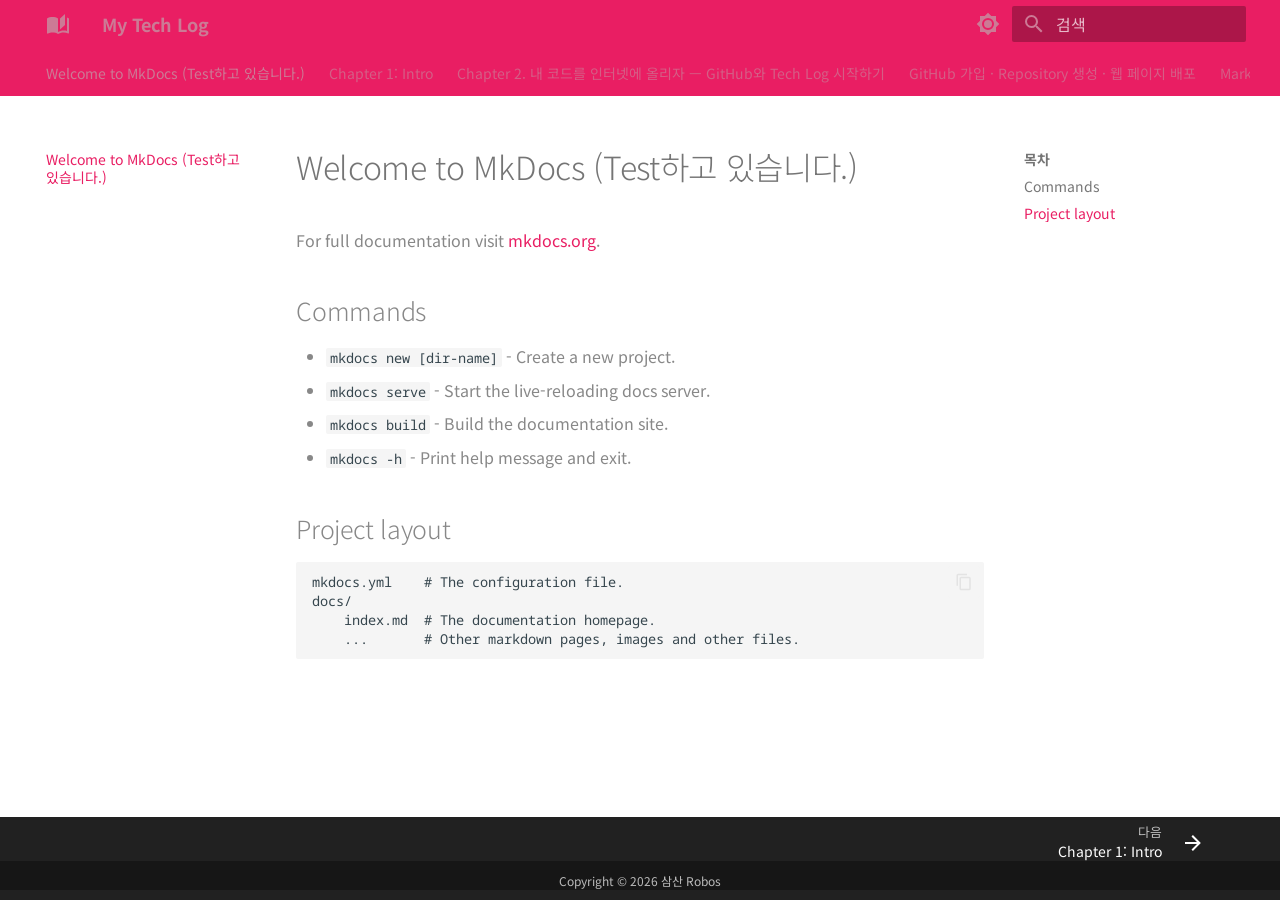
<file: index.html>
<!doctype html>
<html lang="ko" class="no-js">
  <head>
    
      <meta charset="utf-8">
      <meta name="viewport" content="width=device-width,initial-scale=1">
      
      
      
      
      
        <link rel="next" href="01_intro/">
      
      
        
      
      
      <link rel="icon" href="assets/images/favicon.png">
      <meta name="generator" content="mkdocs-1.6.1, mkdocs-material-9.7.6">
    
    
      
        <title>My Tech Log</title>
      
    
    
      <link rel="stylesheet" href="assets/stylesheets/main.484c7ddc.min.css">
      
        
        <link rel="stylesheet" href="assets/stylesheets/palette.ab4e12ef.min.css">
      
      


    
    
      
    
    
      
        
        
        <link rel="preconnect" href="https://fonts.gstatic.com" crossorigin>
        <link rel="stylesheet" href="https://fonts.googleapis.com/css?family=Noto+Sans+KR:300,300i,400,400i,700,700i%7CNoto+Sans+Mono:400,400i,700,700i&display=fallback">
        <style>:root{--md-text-font:"Noto Sans KR";--md-code-font:"Noto Sans Mono"}</style>
      
    
    
      <link rel="stylesheet" href="stylesheets/extra.css">
    
    <script>__md_scope=new URL(".",location),__md_hash=e=>[...e].reduce(((e,_)=>(e<<5)-e+_.charCodeAt(0)),0),__md_get=(e,_=localStorage,t=__md_scope)=>JSON.parse(_.getItem(t.pathname+"."+e)),__md_set=(e,_,t=localStorage,a=__md_scope)=>{try{t.setItem(a.pathname+"."+e,JSON.stringify(_))}catch(e){}}</script>
    
      

    
    
  </head>
  
  
    
    
      
    
    
    
    
    <body dir="ltr" data-md-color-scheme="default" data-md-color-primary="indigo" data-md-color-accent="indigo">
  
    
    <input class="md-toggle" data-md-toggle="drawer" type="checkbox" id="__drawer" autocomplete="off">
    <input class="md-toggle" data-md-toggle="search" type="checkbox" id="__search" autocomplete="off">
    <label class="md-overlay" for="__drawer"></label>
    <div data-md-component="skip">
      
        
        <a href="#welcome-to-mkdocs-test" class="md-skip">
          콘텐츠로 이동
        </a>
      
    </div>
    <div data-md-component="announce">
      
    </div>
    
    
      

<header class="md-header" data-md-component="header">
  <nav class="md-header__inner md-grid" aria-label="상단/헤더">
    <a href="." title="My Tech Log" class="md-header__button md-logo" aria-label="My Tech Log" data-md-component="logo">
      
  
  <svg xmlns="http://www.w3.org/2000/svg" viewBox="0 0 24 24"><path d="m19 2-5 4.5v11l5-4.5zM6.5 5C4.55 5 2.45 5.4 1 6.5v14.66c0 .25.25.5.5.5.1 0 .15-.07.25-.07 1.35-.65 3.3-1.09 4.75-1.09 1.95 0 4.05.4 5.5 1.5 1.35-.85 3.8-1.5 5.5-1.5 1.65 0 3.35.31 4.75 1.06.1.05.15.03.25.03.25 0 .5-.25.5-.5V6.5c-.6-.45-1.25-.75-2-1V19c-1.1-.35-2.3-.5-3.5-.5-1.7 0-4.15.65-5.5 1.5V6.5C10.55 5.4 8.45 5 6.5 5"/></svg>

    </a>
    <label class="md-header__button md-icon" for="__drawer">
      
      <svg xmlns="http://www.w3.org/2000/svg" viewBox="0 0 24 24"><path d="M3 6h18v2H3zm0 5h18v2H3zm0 5h18v2H3z"/></svg>
    </label>
    <div class="md-header__title" data-md-component="header-title">
      <div class="md-header__ellipsis">
        <div class="md-header__topic">
          <span class="md-ellipsis">
            My Tech Log
          </span>
        </div>
        <div class="md-header__topic" data-md-component="header-topic">
          <span class="md-ellipsis">
            
              Welcome to MkDocs (Test하고 있습니다.)
            
          </span>
        </div>
      </div>
    </div>
    
      
        <form class="md-header__option" data-md-component="palette">
  
    
    
    
    <input class="md-option" data-md-color-media="" data-md-color-scheme="default" data-md-color-primary="indigo" data-md-color-accent="indigo"  aria-label="어두운 테마로 전환"  type="radio" name="__palette" id="__palette_0">
    
      <label class="md-header__button md-icon" title="어두운 테마로 전환" for="__palette_1" hidden>
        <svg xmlns="http://www.w3.org/2000/svg" viewBox="0 0 24 24"><path d="M12 8a4 4 0 0 0-4 4 4 4 0 0 0 4 4 4 4 0 0 0 4-4 4 4 0 0 0-4-4m0 10a6 6 0 0 1-6-6 6 6 0 0 1 6-6 6 6 0 0 1 6 6 6 6 0 0 1-6 6m8-9.31V4h-4.69L12 .69 8.69 4H4v4.69L.69 12 4 15.31V20h4.69L12 23.31 15.31 20H20v-4.69L23.31 12z"/></svg>
      </label>
    
  
    
    
    
    <input class="md-option" data-md-color-media="" data-md-color-scheme="slate" data-md-color-primary="indigo" data-md-color-accent="indigo"  aria-label="밝은 테마로 전환"  type="radio" name="__palette" id="__palette_1">
    
      <label class="md-header__button md-icon" title="밝은 테마로 전환" for="__palette_0" hidden>
        <svg xmlns="http://www.w3.org/2000/svg" viewBox="0 0 24 24"><path d="M12 18c-.89 0-1.74-.2-2.5-.55C11.56 16.5 13 14.42 13 12s-1.44-4.5-3.5-5.45C10.26 6.2 11.11 6 12 6a6 6 0 0 1 6 6 6 6 0 0 1-6 6m8-9.31V4h-4.69L12 .69 8.69 4H4v4.69L.69 12 4 15.31V20h4.69L12 23.31 15.31 20H20v-4.69L23.31 12z"/></svg>
      </label>
    
  
</form>
      
    
    
      <script>var palette=__md_get("__palette");if(palette&&palette.color){if("(prefers-color-scheme)"===palette.color.media){var media=matchMedia("(prefers-color-scheme: light)"),input=document.querySelector(media.matches?"[data-md-color-media='(prefers-color-scheme: light)']":"[data-md-color-media='(prefers-color-scheme: dark)']");palette.color.media=input.getAttribute("data-md-color-media"),palette.color.scheme=input.getAttribute("data-md-color-scheme"),palette.color.primary=input.getAttribute("data-md-color-primary"),palette.color.accent=input.getAttribute("data-md-color-accent")}for(var[key,value]of Object.entries(palette.color))document.body.setAttribute("data-md-color-"+key,value)}</script>
    
    
    
      
      
        <label class="md-header__button md-icon" for="__search">
          
          <svg xmlns="http://www.w3.org/2000/svg" viewBox="0 0 24 24"><path d="M9.5 3A6.5 6.5 0 0 1 16 9.5c0 1.61-.59 3.09-1.56 4.23l.27.27h.79l5 5-1.5 1.5-5-5v-.79l-.27-.27A6.52 6.52 0 0 1 9.5 16 6.5 6.5 0 0 1 3 9.5 6.5 6.5 0 0 1 9.5 3m0 2C7 5 5 7 5 9.5S7 14 9.5 14 14 12 14 9.5 12 5 9.5 5"/></svg>
        </label>
        <div class="md-search" data-md-component="search" role="dialog">
  <label class="md-search__overlay" for="__search"></label>
  <div class="md-search__inner" role="search">
    <form class="md-search__form" name="search">
      <input type="text" class="md-search__input" name="query" aria-label="검색" placeholder="검색" autocapitalize="off" autocorrect="off" autocomplete="off" spellcheck="false" data-md-component="search-query" required>
      <label class="md-search__icon md-icon" for="__search">
        
        <svg xmlns="http://www.w3.org/2000/svg" viewBox="0 0 24 24"><path d="M9.5 3A6.5 6.5 0 0 1 16 9.5c0 1.61-.59 3.09-1.56 4.23l.27.27h.79l5 5-1.5 1.5-5-5v-.79l-.27-.27A6.52 6.52 0 0 1 9.5 16 6.5 6.5 0 0 1 3 9.5 6.5 6.5 0 0 1 9.5 3m0 2C7 5 5 7 5 9.5S7 14 9.5 14 14 12 14 9.5 12 5 9.5 5"/></svg>
        
        <svg xmlns="http://www.w3.org/2000/svg" viewBox="0 0 24 24"><path d="M20 11v2H8l5.5 5.5-1.42 1.42L4.16 12l7.92-7.92L13.5 5.5 8 11z"/></svg>
      </label>
      <nav class="md-search__options" aria-label="검색">
        
        <button type="reset" class="md-search__icon md-icon" title="지우기" aria-label="지우기" tabindex="-1">
          
          <svg xmlns="http://www.w3.org/2000/svg" viewBox="0 0 24 24"><path d="M19 6.41 17.59 5 12 10.59 6.41 5 5 6.41 10.59 12 5 17.59 6.41 19 12 13.41 17.59 19 19 17.59 13.41 12z"/></svg>
        </button>
      </nav>
      
        <div class="md-search__suggest" data-md-component="search-suggest"></div>
      
    </form>
    <div class="md-search__output">
      <div class="md-search__scrollwrap" tabindex="0" data-md-scrollfix>
        <div class="md-search-result" data-md-component="search-result">
          <div class="md-search-result__meta">
            검색 초기화
          </div>
          <ol class="md-search-result__list" role="presentation"></ol>
        </div>
      </div>
    </div>
  </div>
</div>
      
    
    
  </nav>
  
</header>
    
    <div class="md-container" data-md-component="container">
      
      
        
          
            
<nav class="md-tabs" aria-label="탭" data-md-component="tabs">
  <div class="md-grid">
    <ul class="md-tabs__list">
      
        
  
  
  
    
  
  
    <li class="md-tabs__item md-tabs__item--active">
      <a href="." class="md-tabs__link">
        
  
  
    
  
  Welcome to MkDocs (Test하고 있습니다.)

      </a>
    </li>
  

      
        
  
  
  
  
    <li class="md-tabs__item">
      <a href="01_intro/" class="md-tabs__link">
        
  
  
    
  
  Chapter 1: Intro

      </a>
    </li>
  

      
        
  
  
  
  
    <li class="md-tabs__item">
      <a href="02_github/" class="md-tabs__link">
        
  
  
    
  
  Chapter 2. 내 코드를 인터넷에 올리자 — GitHub와 Tech Log 시작하기

      </a>
    </li>
  

      
        
  
  
  
  
    <li class="md-tabs__item">
      <a href="03_github_pages/" class="md-tabs__link">
        
  
  
    
  
  GitHub 가입 · Repository 생성 · 웹 페이지 배포

      </a>
    </li>
  

      
        
  
  
  
  
    <li class="md-tabs__item">
      <a href="04_markdown/" class="md-tabs__link">
        
  
  
    
  
  Markdown 기초

      </a>
    </li>
  

      
        
  
  
  
  
    <li class="md-tabs__item">
      <a href="04_practise/" class="md-tabs__link">
        
  
  
    
  
  Title

      </a>
    </li>
  

      
        
  
  
  
  
    <li class="md-tabs__item">
      <a href="05_mkdocs-setup/" class="md-tabs__link">
        
  
  
    
  
  MkDocs 설치 · 프로젝트 구조 설정

      </a>
    </li>
  

      
        
  
  
  
  
    <li class="md-tabs__item">
      <a href="06_git-deploy/" class="md-tabs__link">
        
  
  
    
  
  Git 기초 · 배포

      </a>
    </li>
  

      
    </ul>
  </div>
</nav>
          
        
      
      <main class="md-main" data-md-component="main">
        <div class="md-main__inner md-grid">
          
            
              
              <div class="md-sidebar md-sidebar--primary" data-md-component="sidebar" data-md-type="navigation" >
                <div class="md-sidebar__scrollwrap">
                  <div class="md-sidebar__inner">
                    


  


<nav class="md-nav md-nav--primary md-nav--lifted" aria-label="네비게이션" data-md-level="0">
  <label class="md-nav__title" for="__drawer">
    <a href="." title="My Tech Log" class="md-nav__button md-logo" aria-label="My Tech Log" data-md-component="logo">
      
  
  <svg xmlns="http://www.w3.org/2000/svg" viewBox="0 0 24 24"><path d="m19 2-5 4.5v11l5-4.5zM6.5 5C4.55 5 2.45 5.4 1 6.5v14.66c0 .25.25.5.5.5.1 0 .15-.07.25-.07 1.35-.65 3.3-1.09 4.75-1.09 1.95 0 4.05.4 5.5 1.5 1.35-.85 3.8-1.5 5.5-1.5 1.65 0 3.35.31 4.75 1.06.1.05.15.03.25.03.25 0 .5-.25.5-.5V6.5c-.6-.45-1.25-.75-2-1V19c-1.1-.35-2.3-.5-3.5-.5-1.7 0-4.15.65-5.5 1.5V6.5C10.55 5.4 8.45 5 6.5 5"/></svg>

    </a>
    My Tech Log
  </label>
  
  <ul class="md-nav__list" data-md-scrollfix>
    
      
      
  
  
    
  
  
  
    <li class="md-nav__item md-nav__item--active">
      
      <input class="md-nav__toggle md-toggle" type="checkbox" id="__toc">
      
      
        
      
      
        <label class="md-nav__link md-nav__link--active" for="__toc">
          
  
  
  <span class="md-ellipsis">
    
  
    Welcome to MkDocs (Test하고 있습니다.)
  

    
  </span>
  
  

          <span class="md-nav__icon md-icon"></span>
        </label>
      
      <a href="." class="md-nav__link md-nav__link--active">
        
  
  
  <span class="md-ellipsis">
    
  
    Welcome to MkDocs (Test하고 있습니다.)
  

    
  </span>
  
  

      </a>
      
        

<nav class="md-nav md-nav--secondary" aria-label="목차">
  
  
  
    
  
  
    <label class="md-nav__title" for="__toc">
      <span class="md-nav__icon md-icon"></span>
      목차
    </label>
    <ul class="md-nav__list" data-md-component="toc" data-md-scrollfix>
      
        <li class="md-nav__item">
  <a href="#commands" class="md-nav__link">
    <span class="md-ellipsis">
      
        Commands
      
    </span>
  </a>
  
</li>
      
        <li class="md-nav__item">
  <a href="#project-layout" class="md-nav__link">
    <span class="md-ellipsis">
      
        Project layout
      
    </span>
  </a>
  
</li>
      
    </ul>
  
</nav>
      
    </li>
  

    
      
      
  
  
  
  
    <li class="md-nav__item">
      <a href="01_intro/" class="md-nav__link">
        
  
  
  <span class="md-ellipsis">
    
  
    Chapter 1: Intro
  

    
  </span>
  
  

      </a>
    </li>
  

    
      
      
  
  
  
  
    <li class="md-nav__item">
      <a href="02_github/" class="md-nav__link">
        
  
  
  <span class="md-ellipsis">
    
  
    Chapter 2. 내 코드를 인터넷에 올리자 — GitHub와 Tech Log 시작하기
  

    
  </span>
  
  

      </a>
    </li>
  

    
      
      
  
  
  
  
    <li class="md-nav__item">
      <a href="03_github_pages/" class="md-nav__link">
        
  
  
  <span class="md-ellipsis">
    
  
    GitHub 가입 · Repository 생성 · 웹 페이지 배포
  

    
  </span>
  
  

      </a>
    </li>
  

    
      
      
  
  
  
  
    <li class="md-nav__item">
      <a href="04_markdown/" class="md-nav__link">
        
  
  
  <span class="md-ellipsis">
    
  
    Markdown 기초
  

    
  </span>
  
  

      </a>
    </li>
  

    
      
      
  
  
  
  
    <li class="md-nav__item">
      <a href="04_practise/" class="md-nav__link">
        
  
  
  <span class="md-ellipsis">
    
  
    Title
  

    
  </span>
  
  

      </a>
    </li>
  

    
      
      
  
  
  
  
    <li class="md-nav__item">
      <a href="05_mkdocs-setup/" class="md-nav__link">
        
  
  
  <span class="md-ellipsis">
    
  
    MkDocs 설치 · 프로젝트 구조 설정
  

    
  </span>
  
  

      </a>
    </li>
  

    
      
      
  
  
  
  
    <li class="md-nav__item">
      <a href="06_git-deploy/" class="md-nav__link">
        
  
  
  <span class="md-ellipsis">
    
  
    Git 기초 · 배포
  

    
  </span>
  
  

      </a>
    </li>
  

    
  </ul>
</nav>
                  </div>
                </div>
              </div>
            
            
              
              <div class="md-sidebar md-sidebar--secondary" data-md-component="sidebar" data-md-type="toc" >
                <div class="md-sidebar__scrollwrap">
                  <div class="md-sidebar__inner">
                    

<nav class="md-nav md-nav--secondary" aria-label="목차">
  
  
  
    
  
  
    <label class="md-nav__title" for="__toc">
      <span class="md-nav__icon md-icon"></span>
      목차
    </label>
    <ul class="md-nav__list" data-md-component="toc" data-md-scrollfix>
      
        <li class="md-nav__item">
  <a href="#commands" class="md-nav__link">
    <span class="md-ellipsis">
      
        Commands
      
    </span>
  </a>
  
</li>
      
        <li class="md-nav__item">
  <a href="#project-layout" class="md-nav__link">
    <span class="md-ellipsis">
      
        Project layout
      
    </span>
  </a>
  
</li>
      
    </ul>
  
</nav>
                  </div>
                </div>
              </div>
            
          
          
            <div class="md-content" data-md-component="content">
              
              <article class="md-content__inner md-typeset">
                
                  



<h1 id="welcome-to-mkdocs-test">Welcome to MkDocs (Test하고 있습니다.)</h1>
<p>For full documentation visit <a href="https://www.mkdocs.org">mkdocs.org</a>.</p>
<h2 id="commands">Commands</h2>
<ul>
<li><code>mkdocs new [dir-name]</code> - Create a new project.</li>
<li><code>mkdocs serve</code> - Start the live-reloading docs server.</li>
<li><code>mkdocs build</code> - Build the documentation site.</li>
<li><code>mkdocs -h</code> - Print help message and exit.</li>
</ul>
<h2 id="project-layout">Project layout</h2>
<pre><code>mkdocs.yml    # The configuration file.
docs/
    index.md  # The documentation homepage.
    ...       # Other markdown pages, images and other files.
</code></pre>












                
              </article>
            </div>
          
          
<script>var target=document.getElementById(location.hash.slice(1));target&&target.name&&(target.checked=target.name.startsWith("__tabbed_"))</script>
        </div>
        
          <button type="button" class="md-top md-icon" data-md-component="top" hidden>
  
  <svg xmlns="http://www.w3.org/2000/svg" viewBox="0 0 24 24"><path d="M13 20h-2V8l-5.5 5.5-1.42-1.42L12 4.16l7.92 7.92-1.42 1.42L13 8z"/></svg>
  맨위로
</button>
        
      </main>
      
        <footer class="md-footer">
  
    
      
      <nav class="md-footer__inner md-grid" aria-label="하단/푸터" >
        
        
          
          <a href="01_intro/" class="md-footer__link md-footer__link--next" aria-label="다음: Chapter 1: Intro">
            <div class="md-footer__title">
              <span class="md-footer__direction">
                다음
              </span>
              <div class="md-ellipsis">
                Chapter 1: Intro
              </div>
            </div>
            <div class="md-footer__button md-icon">
              
              <svg xmlns="http://www.w3.org/2000/svg" viewBox="0 0 24 24"><path d="M4 11v2h12l-5.5 5.5 1.42 1.42L19.84 12l-7.92-7.92L10.5 5.5 16 11z"/></svg>
            </div>
          </a>
        
      </nav>
    
  
  <div class="md-footer-meta md-typeset">
    <div class="md-footer-meta__inner md-grid">
      <div class="md-copyright">
  
    <div class="md-copyright__highlight">
      Copyright &copy; 2026 삼산 Robos
    </div>
  
  
</div>
      
    </div>
  </div>
</footer>
      
    </div>
    <div class="md-dialog" data-md-component="dialog">
      <div class="md-dialog__inner md-typeset"></div>
    </div>
    
    
    
      
      
      <script id="__config" type="application/json">{"annotate": null, "base": ".", "features": ["navigation.top", "navigation.footer", "navigation.tabs", "search.highlight", "search.suggest", "content.code.copy"], "search": "assets/javascripts/workers/search.2c215733.min.js", "tags": null, "translations": {"clipboard.copied": "\ud074\ub9bd\ubcf4\ub4dc\uc5d0 \ubcf5\uc0ac\ub428", "clipboard.copy": "\ud074\ub9bd\ubcf4\ub4dc\ub85c \ubcf5\uc0ac", "search.result.more.one": "\uc774 \ubb38\uc11c\uc5d0\uc11c 1\uac1c\uc758 \uac80\uc0c9 \uacb0\uacfc \ub354 \ubcf4\uae30", "search.result.more.other": "\uc774 \ubb38\uc11c\uc5d0\uc11c #\uac1c\uc758 \uac80\uc0c9 \uacb0\uacfc \ub354 \ubcf4\uae30", "search.result.none": "\uac80\uc0c9\uc5b4\uc640 \uc77c\uce58\ud558\ub294 \ubb38\uc11c\uac00 \uc5c6\uc2b5\ub2c8\ub2e4", "search.result.one": "1\uac1c\uc758 \uc77c\uce58\ud558\ub294 \ubb38\uc11c", "search.result.other": "#\uac1c\uc758 \uc77c\uce58\ud558\ub294 \ubb38\uc11c", "search.result.placeholder": "\uac80\uc0c9\uc5b4\ub97c \uc785\ub825\ud558\uc138\uc694", "search.result.term.missing": "\ud3ec\ud568\ub418\uc9c0 \uc54a\uc740 \uac80\uc0c9\uc5b4", "select.version": "\ubc84\uc804 \uc120\ud0dd"}, "version": null}</script>
    
    
      <script src="assets/javascripts/bundle.79ae519e.min.js"></script>
      
    
  </body>
</html>
</file>
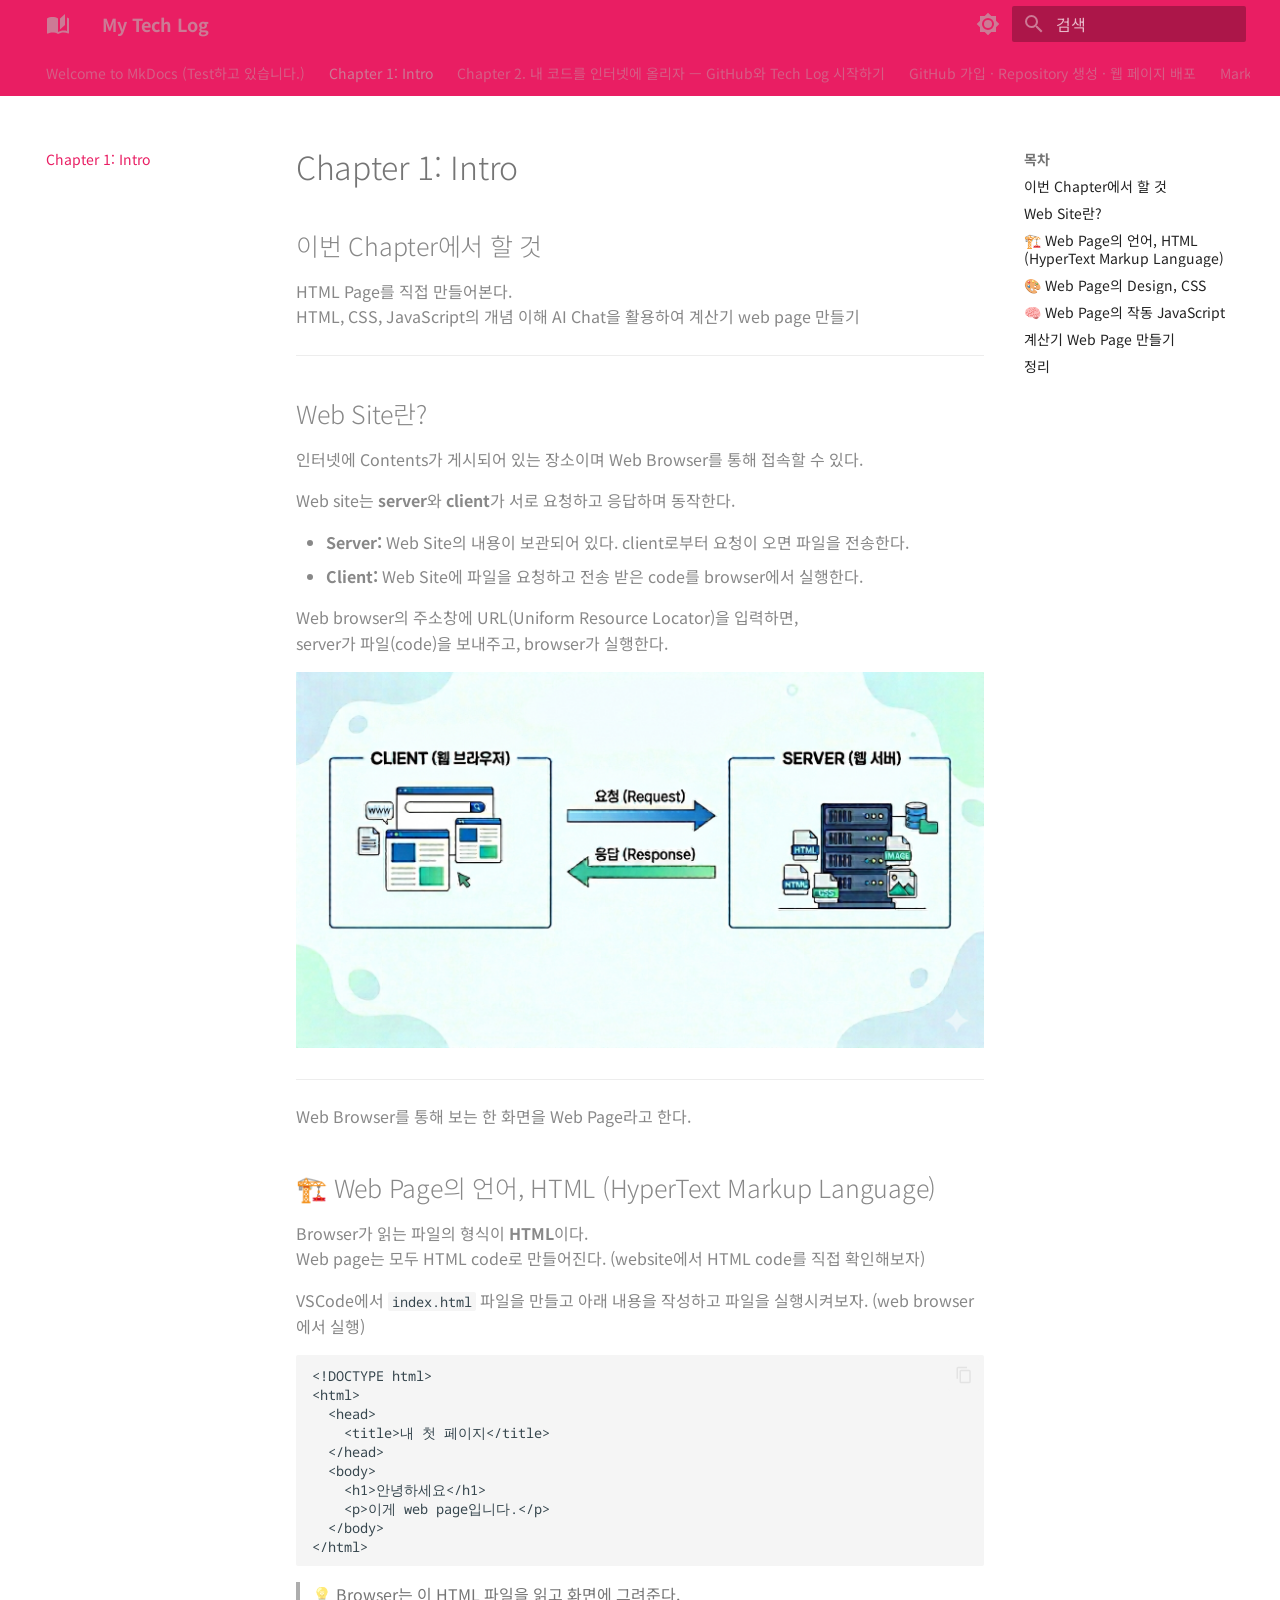
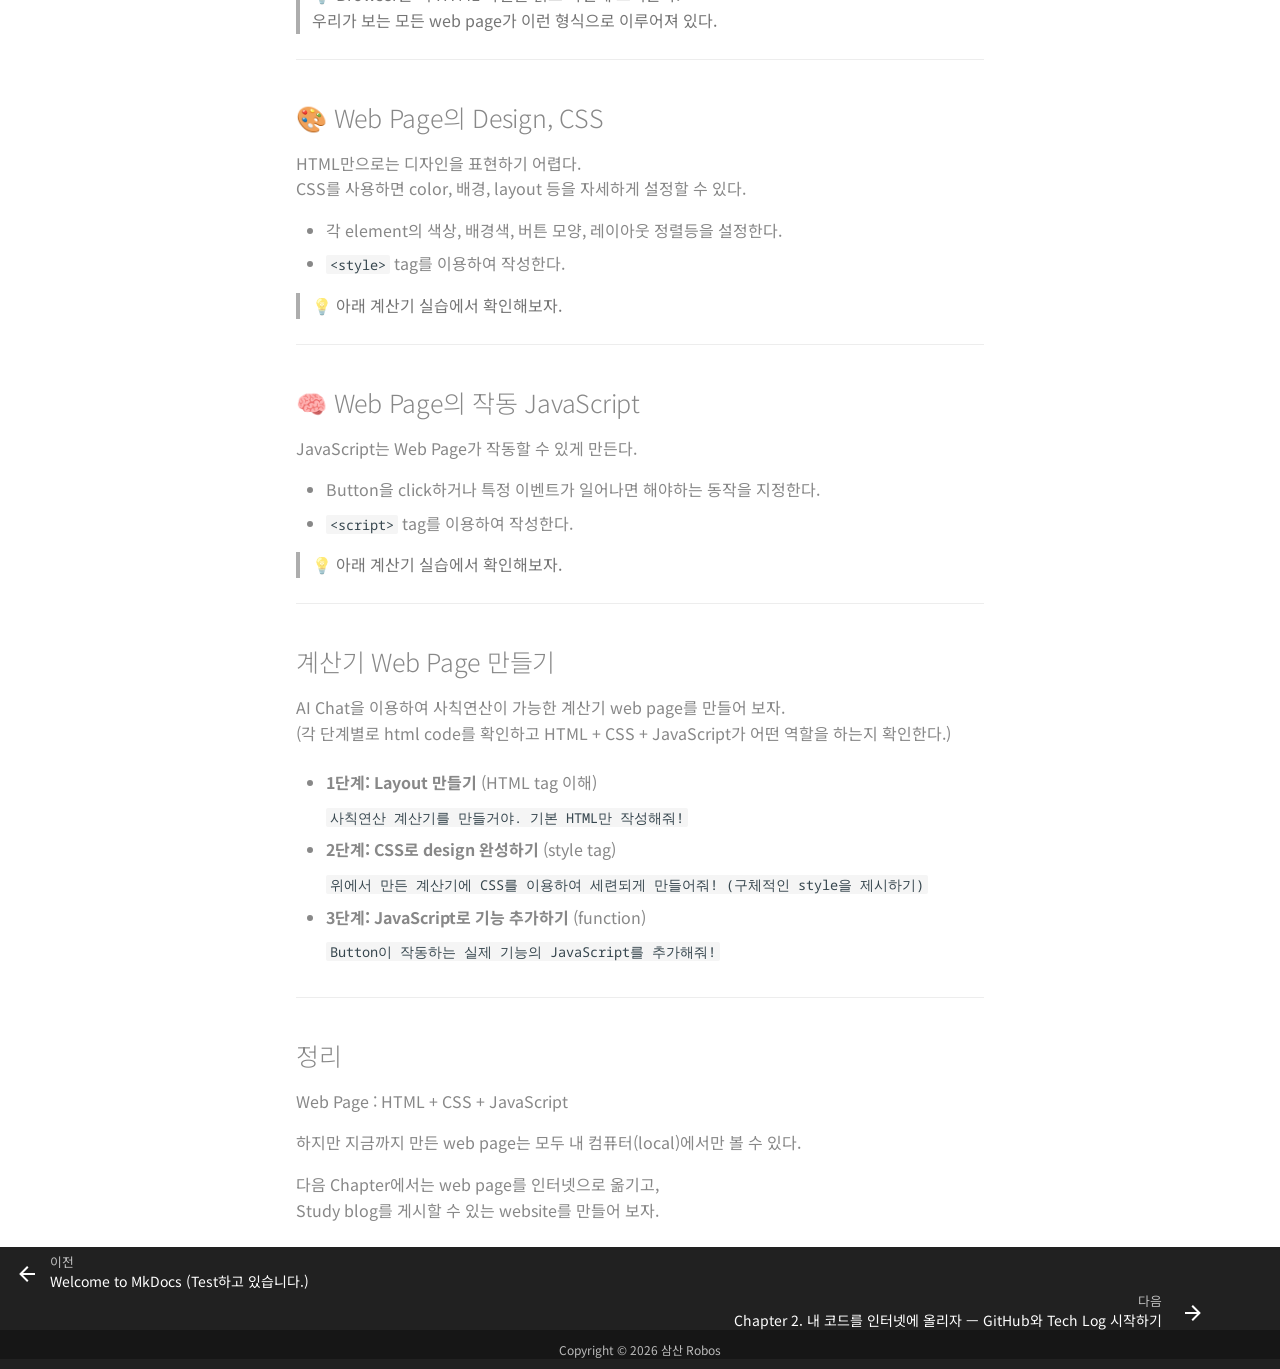
<file: 01_intro/index.html>
<!doctype html>
<html lang="ko" class="no-js">
  <head>
    
      <meta charset="utf-8">
      <meta name="viewport" content="width=device-width,initial-scale=1">
      
      
      
      
        <link rel="prev" href="..">
      
      
        <link rel="next" href="../02_github/">
      
      
        
      
      
      <link rel="icon" href="../assets/images/favicon.png">
      <meta name="generator" content="mkdocs-1.6.1, mkdocs-material-9.7.6">
    
    
      
        <title>Chapter 1: Intro - My Tech Log</title>
      
    
    
      <link rel="stylesheet" href="../assets/stylesheets/main.484c7ddc.min.css">
      
        
        <link rel="stylesheet" href="../assets/stylesheets/palette.ab4e12ef.min.css">
      
      


    
    
      
    
    
      
        
        
        <link rel="preconnect" href="https://fonts.gstatic.com" crossorigin>
        <link rel="stylesheet" href="https://fonts.googleapis.com/css?family=Noto+Sans+KR:300,300i,400,400i,700,700i%7CNoto+Sans+Mono:400,400i,700,700i&display=fallback">
        <style>:root{--md-text-font:"Noto Sans KR";--md-code-font:"Noto Sans Mono"}</style>
      
    
    
      <link rel="stylesheet" href="../stylesheets/extra.css">
    
    <script>__md_scope=new URL("..",location),__md_hash=e=>[...e].reduce(((e,_)=>(e<<5)-e+_.charCodeAt(0)),0),__md_get=(e,_=localStorage,t=__md_scope)=>JSON.parse(_.getItem(t.pathname+"."+e)),__md_set=(e,_,t=localStorage,a=__md_scope)=>{try{t.setItem(a.pathname+"."+e,JSON.stringify(_))}catch(e){}}</script>
    
      

    
    
  </head>
  
  
    
    
      
    
    
    
    
    <body dir="ltr" data-md-color-scheme="default" data-md-color-primary="indigo" data-md-color-accent="indigo">
  
    
    <input class="md-toggle" data-md-toggle="drawer" type="checkbox" id="__drawer" autocomplete="off">
    <input class="md-toggle" data-md-toggle="search" type="checkbox" id="__search" autocomplete="off">
    <label class="md-overlay" for="__drawer"></label>
    <div data-md-component="skip">
      
        
        <a href="#chapter-1-intro" class="md-skip">
          콘텐츠로 이동
        </a>
      
    </div>
    <div data-md-component="announce">
      
    </div>
    
    
      

<header class="md-header" data-md-component="header">
  <nav class="md-header__inner md-grid" aria-label="상단/헤더">
    <a href=".." title="My Tech Log" class="md-header__button md-logo" aria-label="My Tech Log" data-md-component="logo">
      
  
  <svg xmlns="http://www.w3.org/2000/svg" viewBox="0 0 24 24"><path d="m19 2-5 4.5v11l5-4.5zM6.5 5C4.55 5 2.45 5.4 1 6.5v14.66c0 .25.25.5.5.5.1 0 .15-.07.25-.07 1.35-.65 3.3-1.09 4.75-1.09 1.95 0 4.05.4 5.5 1.5 1.35-.85 3.8-1.5 5.5-1.5 1.65 0 3.35.31 4.75 1.06.1.05.15.03.25.03.25 0 .5-.25.5-.5V6.5c-.6-.45-1.25-.75-2-1V19c-1.1-.35-2.3-.5-3.5-.5-1.7 0-4.15.65-5.5 1.5V6.5C10.55 5.4 8.45 5 6.5 5"/></svg>

    </a>
    <label class="md-header__button md-icon" for="__drawer">
      
      <svg xmlns="http://www.w3.org/2000/svg" viewBox="0 0 24 24"><path d="M3 6h18v2H3zm0 5h18v2H3zm0 5h18v2H3z"/></svg>
    </label>
    <div class="md-header__title" data-md-component="header-title">
      <div class="md-header__ellipsis">
        <div class="md-header__topic">
          <span class="md-ellipsis">
            My Tech Log
          </span>
        </div>
        <div class="md-header__topic" data-md-component="header-topic">
          <span class="md-ellipsis">
            
              Chapter 1: Intro
            
          </span>
        </div>
      </div>
    </div>
    
      
        <form class="md-header__option" data-md-component="palette">
  
    
    
    
    <input class="md-option" data-md-color-media="" data-md-color-scheme="default" data-md-color-primary="indigo" data-md-color-accent="indigo"  aria-label="어두운 테마로 전환"  type="radio" name="__palette" id="__palette_0">
    
      <label class="md-header__button md-icon" title="어두운 테마로 전환" for="__palette_1" hidden>
        <svg xmlns="http://www.w3.org/2000/svg" viewBox="0 0 24 24"><path d="M12 8a4 4 0 0 0-4 4 4 4 0 0 0 4 4 4 4 0 0 0 4-4 4 4 0 0 0-4-4m0 10a6 6 0 0 1-6-6 6 6 0 0 1 6-6 6 6 0 0 1 6 6 6 6 0 0 1-6 6m8-9.31V4h-4.69L12 .69 8.69 4H4v4.69L.69 12 4 15.31V20h4.69L12 23.31 15.31 20H20v-4.69L23.31 12z"/></svg>
      </label>
    
  
    
    
    
    <input class="md-option" data-md-color-media="" data-md-color-scheme="slate" data-md-color-primary="indigo" data-md-color-accent="indigo"  aria-label="밝은 테마로 전환"  type="radio" name="__palette" id="__palette_1">
    
      <label class="md-header__button md-icon" title="밝은 테마로 전환" for="__palette_0" hidden>
        <svg xmlns="http://www.w3.org/2000/svg" viewBox="0 0 24 24"><path d="M12 18c-.89 0-1.74-.2-2.5-.55C11.56 16.5 13 14.42 13 12s-1.44-4.5-3.5-5.45C10.26 6.2 11.11 6 12 6a6 6 0 0 1 6 6 6 6 0 0 1-6 6m8-9.31V4h-4.69L12 .69 8.69 4H4v4.69L.69 12 4 15.31V20h4.69L12 23.31 15.31 20H20v-4.69L23.31 12z"/></svg>
      </label>
    
  
</form>
      
    
    
      <script>var palette=__md_get("__palette");if(palette&&palette.color){if("(prefers-color-scheme)"===palette.color.media){var media=matchMedia("(prefers-color-scheme: light)"),input=document.querySelector(media.matches?"[data-md-color-media='(prefers-color-scheme: light)']":"[data-md-color-media='(prefers-color-scheme: dark)']");palette.color.media=input.getAttribute("data-md-color-media"),palette.color.scheme=input.getAttribute("data-md-color-scheme"),palette.color.primary=input.getAttribute("data-md-color-primary"),palette.color.accent=input.getAttribute("data-md-color-accent")}for(var[key,value]of Object.entries(palette.color))document.body.setAttribute("data-md-color-"+key,value)}</script>
    
    
    
      
      
        <label class="md-header__button md-icon" for="__search">
          
          <svg xmlns="http://www.w3.org/2000/svg" viewBox="0 0 24 24"><path d="M9.5 3A6.5 6.5 0 0 1 16 9.5c0 1.61-.59 3.09-1.56 4.23l.27.27h.79l5 5-1.5 1.5-5-5v-.79l-.27-.27A6.52 6.52 0 0 1 9.5 16 6.5 6.5 0 0 1 3 9.5 6.5 6.5 0 0 1 9.5 3m0 2C7 5 5 7 5 9.5S7 14 9.5 14 14 12 14 9.5 12 5 9.5 5"/></svg>
        </label>
        <div class="md-search" data-md-component="search" role="dialog">
  <label class="md-search__overlay" for="__search"></label>
  <div class="md-search__inner" role="search">
    <form class="md-search__form" name="search">
      <input type="text" class="md-search__input" name="query" aria-label="검색" placeholder="검색" autocapitalize="off" autocorrect="off" autocomplete="off" spellcheck="false" data-md-component="search-query" required>
      <label class="md-search__icon md-icon" for="__search">
        
        <svg xmlns="http://www.w3.org/2000/svg" viewBox="0 0 24 24"><path d="M9.5 3A6.5 6.5 0 0 1 16 9.5c0 1.61-.59 3.09-1.56 4.23l.27.27h.79l5 5-1.5 1.5-5-5v-.79l-.27-.27A6.52 6.52 0 0 1 9.5 16 6.5 6.5 0 0 1 3 9.5 6.5 6.5 0 0 1 9.5 3m0 2C7 5 5 7 5 9.5S7 14 9.5 14 14 12 14 9.5 12 5 9.5 5"/></svg>
        
        <svg xmlns="http://www.w3.org/2000/svg" viewBox="0 0 24 24"><path d="M20 11v2H8l5.5 5.5-1.42 1.42L4.16 12l7.92-7.92L13.5 5.5 8 11z"/></svg>
      </label>
      <nav class="md-search__options" aria-label="검색">
        
        <button type="reset" class="md-search__icon md-icon" title="지우기" aria-label="지우기" tabindex="-1">
          
          <svg xmlns="http://www.w3.org/2000/svg" viewBox="0 0 24 24"><path d="M19 6.41 17.59 5 12 10.59 6.41 5 5 6.41 10.59 12 5 17.59 6.41 19 12 13.41 17.59 19 19 17.59 13.41 12z"/></svg>
        </button>
      </nav>
      
        <div class="md-search__suggest" data-md-component="search-suggest"></div>
      
    </form>
    <div class="md-search__output">
      <div class="md-search__scrollwrap" tabindex="0" data-md-scrollfix>
        <div class="md-search-result" data-md-component="search-result">
          <div class="md-search-result__meta">
            검색 초기화
          </div>
          <ol class="md-search-result__list" role="presentation"></ol>
        </div>
      </div>
    </div>
  </div>
</div>
      
    
    
  </nav>
  
</header>
    
    <div class="md-container" data-md-component="container">
      
      
        
          
            
<nav class="md-tabs" aria-label="탭" data-md-component="tabs">
  <div class="md-grid">
    <ul class="md-tabs__list">
      
        
  
  
  
  
    <li class="md-tabs__item">
      <a href=".." class="md-tabs__link">
        
  
  
    
  
  Welcome to MkDocs (Test하고 있습니다.)

      </a>
    </li>
  

      
        
  
  
  
    
  
  
    <li class="md-tabs__item md-tabs__item--active">
      <a href="./" class="md-tabs__link">
        
  
  
    
  
  Chapter 1: Intro

      </a>
    </li>
  

      
        
  
  
  
  
    <li class="md-tabs__item">
      <a href="../02_github/" class="md-tabs__link">
        
  
  
    
  
  Chapter 2. 내 코드를 인터넷에 올리자 — GitHub와 Tech Log 시작하기

      </a>
    </li>
  

      
        
  
  
  
  
    <li class="md-tabs__item">
      <a href="../03_github_pages/" class="md-tabs__link">
        
  
  
    
  
  GitHub 가입 · Repository 생성 · 웹 페이지 배포

      </a>
    </li>
  

      
        
  
  
  
  
    <li class="md-tabs__item">
      <a href="../04_markdown/" class="md-tabs__link">
        
  
  
    
  
  Markdown 기초

      </a>
    </li>
  

      
        
  
  
  
  
    <li class="md-tabs__item">
      <a href="../04_practise/" class="md-tabs__link">
        
  
  
    
  
  Title

      </a>
    </li>
  

      
        
  
  
  
  
    <li class="md-tabs__item">
      <a href="../05_mkdocs-setup/" class="md-tabs__link">
        
  
  
    
  
  MkDocs 설치 · 프로젝트 구조 설정

      </a>
    </li>
  

      
        
  
  
  
  
    <li class="md-tabs__item">
      <a href="../06_git-deploy/" class="md-tabs__link">
        
  
  
    
  
  Git 기초 · 배포

      </a>
    </li>
  

      
    </ul>
  </div>
</nav>
          
        
      
      <main class="md-main" data-md-component="main">
        <div class="md-main__inner md-grid">
          
            
              
              <div class="md-sidebar md-sidebar--primary" data-md-component="sidebar" data-md-type="navigation" >
                <div class="md-sidebar__scrollwrap">
                  <div class="md-sidebar__inner">
                    


  


<nav class="md-nav md-nav--primary md-nav--lifted" aria-label="네비게이션" data-md-level="0">
  <label class="md-nav__title" for="__drawer">
    <a href=".." title="My Tech Log" class="md-nav__button md-logo" aria-label="My Tech Log" data-md-component="logo">
      
  
  <svg xmlns="http://www.w3.org/2000/svg" viewBox="0 0 24 24"><path d="m19 2-5 4.5v11l5-4.5zM6.5 5C4.55 5 2.45 5.4 1 6.5v14.66c0 .25.25.5.5.5.1 0 .15-.07.25-.07 1.35-.65 3.3-1.09 4.75-1.09 1.95 0 4.05.4 5.5 1.5 1.35-.85 3.8-1.5 5.5-1.5 1.65 0 3.35.31 4.75 1.06.1.05.15.03.25.03.25 0 .5-.25.5-.5V6.5c-.6-.45-1.25-.75-2-1V19c-1.1-.35-2.3-.5-3.5-.5-1.7 0-4.15.65-5.5 1.5V6.5C10.55 5.4 8.45 5 6.5 5"/></svg>

    </a>
    My Tech Log
  </label>
  
  <ul class="md-nav__list" data-md-scrollfix>
    
      
      
  
  
  
  
    <li class="md-nav__item">
      <a href=".." class="md-nav__link">
        
  
  
  <span class="md-ellipsis">
    
  
    Welcome to MkDocs (Test하고 있습니다.)
  

    
  </span>
  
  

      </a>
    </li>
  

    
      
      
  
  
    
  
  
  
    <li class="md-nav__item md-nav__item--active">
      
      <input class="md-nav__toggle md-toggle" type="checkbox" id="__toc">
      
      
        
      
      
        <label class="md-nav__link md-nav__link--active" for="__toc">
          
  
  
  <span class="md-ellipsis">
    
  
    Chapter 1: Intro
  

    
  </span>
  
  

          <span class="md-nav__icon md-icon"></span>
        </label>
      
      <a href="./" class="md-nav__link md-nav__link--active">
        
  
  
  <span class="md-ellipsis">
    
  
    Chapter 1: Intro
  

    
  </span>
  
  

      </a>
      
        

<nav class="md-nav md-nav--secondary" aria-label="목차">
  
  
  
    
  
  
    <label class="md-nav__title" for="__toc">
      <span class="md-nav__icon md-icon"></span>
      목차
    </label>
    <ul class="md-nav__list" data-md-component="toc" data-md-scrollfix>
      
        <li class="md-nav__item">
  <a href="#chapter" class="md-nav__link">
    <span class="md-ellipsis">
      
        이번 Chapter에서 할 것
      
    </span>
  </a>
  
</li>
      
        <li class="md-nav__item">
  <a href="#web-site" class="md-nav__link">
    <span class="md-ellipsis">
      
        Web Site란?
      
    </span>
  </a>
  
</li>
      
        <li class="md-nav__item">
  <a href="#web-page-html-hypertext-markup-language" class="md-nav__link">
    <span class="md-ellipsis">
      
        🏗️ Web Page의 언어, HTML (HyperText Markup Language)
      
    </span>
  </a>
  
</li>
      
        <li class="md-nav__item">
  <a href="#web-page-design-css" class="md-nav__link">
    <span class="md-ellipsis">
      
        🎨 Web Page의 Design, CSS
      
    </span>
  </a>
  
</li>
      
        <li class="md-nav__item">
  <a href="#web-page-javascript" class="md-nav__link">
    <span class="md-ellipsis">
      
        🧠 Web Page의 작동 JavaScript
      
    </span>
  </a>
  
</li>
      
        <li class="md-nav__item">
  <a href="#web-page" class="md-nav__link">
    <span class="md-ellipsis">
      
        계산기 Web Page 만들기
      
    </span>
  </a>
  
</li>
      
        <li class="md-nav__item">
  <a href="#_1" class="md-nav__link">
    <span class="md-ellipsis">
      
        정리
      
    </span>
  </a>
  
</li>
      
    </ul>
  
</nav>
      
    </li>
  

    
      
      
  
  
  
  
    <li class="md-nav__item">
      <a href="../02_github/" class="md-nav__link">
        
  
  
  <span class="md-ellipsis">
    
  
    Chapter 2. 내 코드를 인터넷에 올리자 — GitHub와 Tech Log 시작하기
  

    
  </span>
  
  

      </a>
    </li>
  

    
      
      
  
  
  
  
    <li class="md-nav__item">
      <a href="../03_github_pages/" class="md-nav__link">
        
  
  
  <span class="md-ellipsis">
    
  
    GitHub 가입 · Repository 생성 · 웹 페이지 배포
  

    
  </span>
  
  

      </a>
    </li>
  

    
      
      
  
  
  
  
    <li class="md-nav__item">
      <a href="../04_markdown/" class="md-nav__link">
        
  
  
  <span class="md-ellipsis">
    
  
    Markdown 기초
  

    
  </span>
  
  

      </a>
    </li>
  

    
      
      
  
  
  
  
    <li class="md-nav__item">
      <a href="../04_practise/" class="md-nav__link">
        
  
  
  <span class="md-ellipsis">
    
  
    Title
  

    
  </span>
  
  

      </a>
    </li>
  

    
      
      
  
  
  
  
    <li class="md-nav__item">
      <a href="../05_mkdocs-setup/" class="md-nav__link">
        
  
  
  <span class="md-ellipsis">
    
  
    MkDocs 설치 · 프로젝트 구조 설정
  

    
  </span>
  
  

      </a>
    </li>
  

    
      
      
  
  
  
  
    <li class="md-nav__item">
      <a href="../06_git-deploy/" class="md-nav__link">
        
  
  
  <span class="md-ellipsis">
    
  
    Git 기초 · 배포
  

    
  </span>
  
  

      </a>
    </li>
  

    
  </ul>
</nav>
                  </div>
                </div>
              </div>
            
            
              
              <div class="md-sidebar md-sidebar--secondary" data-md-component="sidebar" data-md-type="toc" >
                <div class="md-sidebar__scrollwrap">
                  <div class="md-sidebar__inner">
                    

<nav class="md-nav md-nav--secondary" aria-label="목차">
  
  
  
    
  
  
    <label class="md-nav__title" for="__toc">
      <span class="md-nav__icon md-icon"></span>
      목차
    </label>
    <ul class="md-nav__list" data-md-component="toc" data-md-scrollfix>
      
        <li class="md-nav__item">
  <a href="#chapter" class="md-nav__link">
    <span class="md-ellipsis">
      
        이번 Chapter에서 할 것
      
    </span>
  </a>
  
</li>
      
        <li class="md-nav__item">
  <a href="#web-site" class="md-nav__link">
    <span class="md-ellipsis">
      
        Web Site란?
      
    </span>
  </a>
  
</li>
      
        <li class="md-nav__item">
  <a href="#web-page-html-hypertext-markup-language" class="md-nav__link">
    <span class="md-ellipsis">
      
        🏗️ Web Page의 언어, HTML (HyperText Markup Language)
      
    </span>
  </a>
  
</li>
      
        <li class="md-nav__item">
  <a href="#web-page-design-css" class="md-nav__link">
    <span class="md-ellipsis">
      
        🎨 Web Page의 Design, CSS
      
    </span>
  </a>
  
</li>
      
        <li class="md-nav__item">
  <a href="#web-page-javascript" class="md-nav__link">
    <span class="md-ellipsis">
      
        🧠 Web Page의 작동 JavaScript
      
    </span>
  </a>
  
</li>
      
        <li class="md-nav__item">
  <a href="#web-page" class="md-nav__link">
    <span class="md-ellipsis">
      
        계산기 Web Page 만들기
      
    </span>
  </a>
  
</li>
      
        <li class="md-nav__item">
  <a href="#_1" class="md-nav__link">
    <span class="md-ellipsis">
      
        정리
      
    </span>
  </a>
  
</li>
      
    </ul>
  
</nav>
                  </div>
                </div>
              </div>
            
          
          
            <div class="md-content" data-md-component="content">
              
              <article class="md-content__inner md-typeset">
                
                  



<h1 id="chapter-1-intro">Chapter 1: Intro</h1>
<h2 id="chapter">이번 Chapter에서 할 것</h2>
<p>HTML Page를 직접 만들어본다.<br />
HTML, CSS, JavaScript의 개념 이해
AI Chat을 활용하여 계산기 web page 만들기</p>
<hr />
<h2 id="web-site">Web Site란?</h2>
<p>인터넷에 Contents가 게시되어 있는 장소이며 Web Browser를 통해 접속할 수 있다.  </p>
<p>Web site는 <strong>server</strong>와 <strong>client</strong>가 서로 요청하고 응답하며 동작한다.</p>
<ul>
<li><strong>Server:</strong> Web Site의 내용이 보관되어 있다. client로부터 요청이 오면 파일을 전송한다.</li>
<li><strong>Client:</strong> Web Site에 파일을 요청하고 전송 받은 code를 browser에서 실행한다.</li>
</ul>
<p>Web browser의 주소창에 URL(Uniform Resource Locator)을 입력하면,<br />
server가 파일(code)을 보내주고, browser가 실행한다.  </p>
<p><img alt="웹 서비스 구조" src="../images/website.png" />  </p>
<hr />
<p>Web Browser를 통해 보는 한 화면을 Web Page라고 한다.</p>
<h2 id="web-page-html-hypertext-markup-language">🏗️ Web Page의 언어, HTML (HyperText Markup Language)</h2>
<p>Browser가 읽는 파일의 형식이 <strong>HTML</strong>이다.<br />
Web page는 모두 HTML code로 만들어진다. (website에서 HTML code를 직접 확인해보자)</p>
<p>VSCode에서 <code>index.html</code> 파일을 만들고 아래 내용을 작성하고 파일을 실행시켜보자.
(web browser에서 실행)</p>
<pre><code class="language-html">&lt;!DOCTYPE html&gt;
&lt;html&gt;
  &lt;head&gt;
    &lt;title&gt;내 첫 페이지&lt;/title&gt;
  &lt;/head&gt;
  &lt;body&gt;
    &lt;h1&gt;안녕하세요&lt;/h1&gt;
    &lt;p&gt;이게 web page입니다.&lt;/p&gt;
  &lt;/body&gt;
&lt;/html&gt;
</code></pre>
<blockquote>
<p>💡 Browser는 이 HTML 파일을 읽고 화면에 그려준다.<br />
우리가 보는 모든 web page가 이런 형식으로 이루어져 있다.</p>
</blockquote>
<hr />
<h2 id="web-page-design-css">🎨 Web Page의 Design, CSS</h2>
<p>HTML만으로는 디자인을 표현하기 어렵다.<br />
CSS를 사용하면 color, 배경, layout 등을 자세하게 설정할 수 있다.</p>
<ul>
<li>각 element의 색상, 배경색, 버튼 모양, 레이아웃 정렬등을 설정한다.</li>
<li><code>&lt;style&gt;</code> tag를 이용하여 작성한다.</li>
</ul>
<blockquote>
<p>💡 아래 계산기 실습에서 확인해보자.</p>
</blockquote>
<hr />
<h2 id="web-page-javascript">🧠 Web Page의 작동 JavaScript</h2>
<p>JavaScript는 Web Page가 작동할 수 있게 만든다.</p>
<ul>
<li>Button을 click하거나 특정 이벤트가 일어나면 해야하는 동작을 지정한다.</li>
<li><code>&lt;script&gt;</code> tag를 이용하여 작성한다.</li>
</ul>
<blockquote>
<p>💡 아래 계산기 실습에서 확인해보자.</p>
</blockquote>
<hr />
<h2 id="web-page">계산기 Web Page 만들기</h2>
<p>AI Chat을 이용하여 사칙연산이 가능한 계산기 web page를 만들어 보자. <br />
(각 단계별로 html code를 확인하고 HTML + CSS + JavaScript가 어떤 역할을 하는지 확인한다.)</p>
<ul>
<li>
<p><strong>1단계: Layout 만들기</strong> (HTML tag 이해)</p>
<p><code>사칙연산 계산기를 만들거야. 기본 HTML만 작성해줘!</code></p>
</li>
<li>
<p><strong>2단계: CSS로 design 완성하기</strong> (style tag)</p>
<p><code>위에서 만든 계산기에 CSS를 이용하여 세련되게 만들어줘! (구체적인 style을 제시하기)</code></p>
</li>
<li>
<p><strong>3단계: JavaScript로 기능 추가하기</strong> (function)</p>
<p><code>Button이 작동하는 실제 기능의 JavaScript를 추가해줘!</code></p>
</li>
</ul>
<hr />
<h2 id="_1">정리</h2>
<p>Web Page : HTML + CSS + JavaScript</p>
<p>하지만 지금까지 만든 web page는 모두 내 컴퓨터(local)에서만 볼 수 있다.</p>
<p>다음 Chapter에서는 web page를 인터넷으로 옮기고,<br />
Study blog를 게시할 수 있는 website를 만들어 보자. </p>












                
              </article>
            </div>
          
          
<script>var target=document.getElementById(location.hash.slice(1));target&&target.name&&(target.checked=target.name.startsWith("__tabbed_"))</script>
        </div>
        
          <button type="button" class="md-top md-icon" data-md-component="top" hidden>
  
  <svg xmlns="http://www.w3.org/2000/svg" viewBox="0 0 24 24"><path d="M13 20h-2V8l-5.5 5.5-1.42-1.42L12 4.16l7.92 7.92-1.42 1.42L13 8z"/></svg>
  맨위로
</button>
        
      </main>
      
        <footer class="md-footer">
  
    
      
      <nav class="md-footer__inner md-grid" aria-label="하단/푸터" >
        
          
          <a href=".." class="md-footer__link md-footer__link--prev" aria-label="이전: Welcome to MkDocs (Test하고 있습니다.)">
            <div class="md-footer__button md-icon">
              
              <svg xmlns="http://www.w3.org/2000/svg" viewBox="0 0 24 24"><path d="M20 11v2H8l5.5 5.5-1.42 1.42L4.16 12l7.92-7.92L13.5 5.5 8 11z"/></svg>
            </div>
            <div class="md-footer__title">
              <span class="md-footer__direction">
                이전
              </span>
              <div class="md-ellipsis">
                Welcome to MkDocs (Test하고 있습니다.)
              </div>
            </div>
          </a>
        
        
          
          <a href="../02_github/" class="md-footer__link md-footer__link--next" aria-label="다음: Chapter 2. 내 코드를 인터넷에 올리자 — GitHub와 Tech Log 시작하기">
            <div class="md-footer__title">
              <span class="md-footer__direction">
                다음
              </span>
              <div class="md-ellipsis">
                Chapter 2. 내 코드를 인터넷에 올리자 — GitHub와 Tech Log 시작하기
              </div>
            </div>
            <div class="md-footer__button md-icon">
              
              <svg xmlns="http://www.w3.org/2000/svg" viewBox="0 0 24 24"><path d="M4 11v2h12l-5.5 5.5 1.42 1.42L19.84 12l-7.92-7.92L10.5 5.5 16 11z"/></svg>
            </div>
          </a>
        
      </nav>
    
  
  <div class="md-footer-meta md-typeset">
    <div class="md-footer-meta__inner md-grid">
      <div class="md-copyright">
  
    <div class="md-copyright__highlight">
      Copyright &copy; 2026 삼산 Robos
    </div>
  
  
</div>
      
    </div>
  </div>
</footer>
      
    </div>
    <div class="md-dialog" data-md-component="dialog">
      <div class="md-dialog__inner md-typeset"></div>
    </div>
    
    
    
      
      
      <script id="__config" type="application/json">{"annotate": null, "base": "..", "features": ["navigation.top", "navigation.footer", "navigation.tabs", "search.highlight", "search.suggest", "content.code.copy"], "search": "../assets/javascripts/workers/search.2c215733.min.js", "tags": null, "translations": {"clipboard.copied": "\ud074\ub9bd\ubcf4\ub4dc\uc5d0 \ubcf5\uc0ac\ub428", "clipboard.copy": "\ud074\ub9bd\ubcf4\ub4dc\ub85c \ubcf5\uc0ac", "search.result.more.one": "\uc774 \ubb38\uc11c\uc5d0\uc11c 1\uac1c\uc758 \uac80\uc0c9 \uacb0\uacfc \ub354 \ubcf4\uae30", "search.result.more.other": "\uc774 \ubb38\uc11c\uc5d0\uc11c #\uac1c\uc758 \uac80\uc0c9 \uacb0\uacfc \ub354 \ubcf4\uae30", "search.result.none": "\uac80\uc0c9\uc5b4\uc640 \uc77c\uce58\ud558\ub294 \ubb38\uc11c\uac00 \uc5c6\uc2b5\ub2c8\ub2e4", "search.result.one": "1\uac1c\uc758 \uc77c\uce58\ud558\ub294 \ubb38\uc11c", "search.result.other": "#\uac1c\uc758 \uc77c\uce58\ud558\ub294 \ubb38\uc11c", "search.result.placeholder": "\uac80\uc0c9\uc5b4\ub97c \uc785\ub825\ud558\uc138\uc694", "search.result.term.missing": "\ud3ec\ud568\ub418\uc9c0 \uc54a\uc740 \uac80\uc0c9\uc5b4", "select.version": "\ubc84\uc804 \uc120\ud0dd"}, "version": null}</script>
    
    
      <script src="../assets/javascripts/bundle.79ae519e.min.js"></script>
      
    
  </body>
</html>
</file>
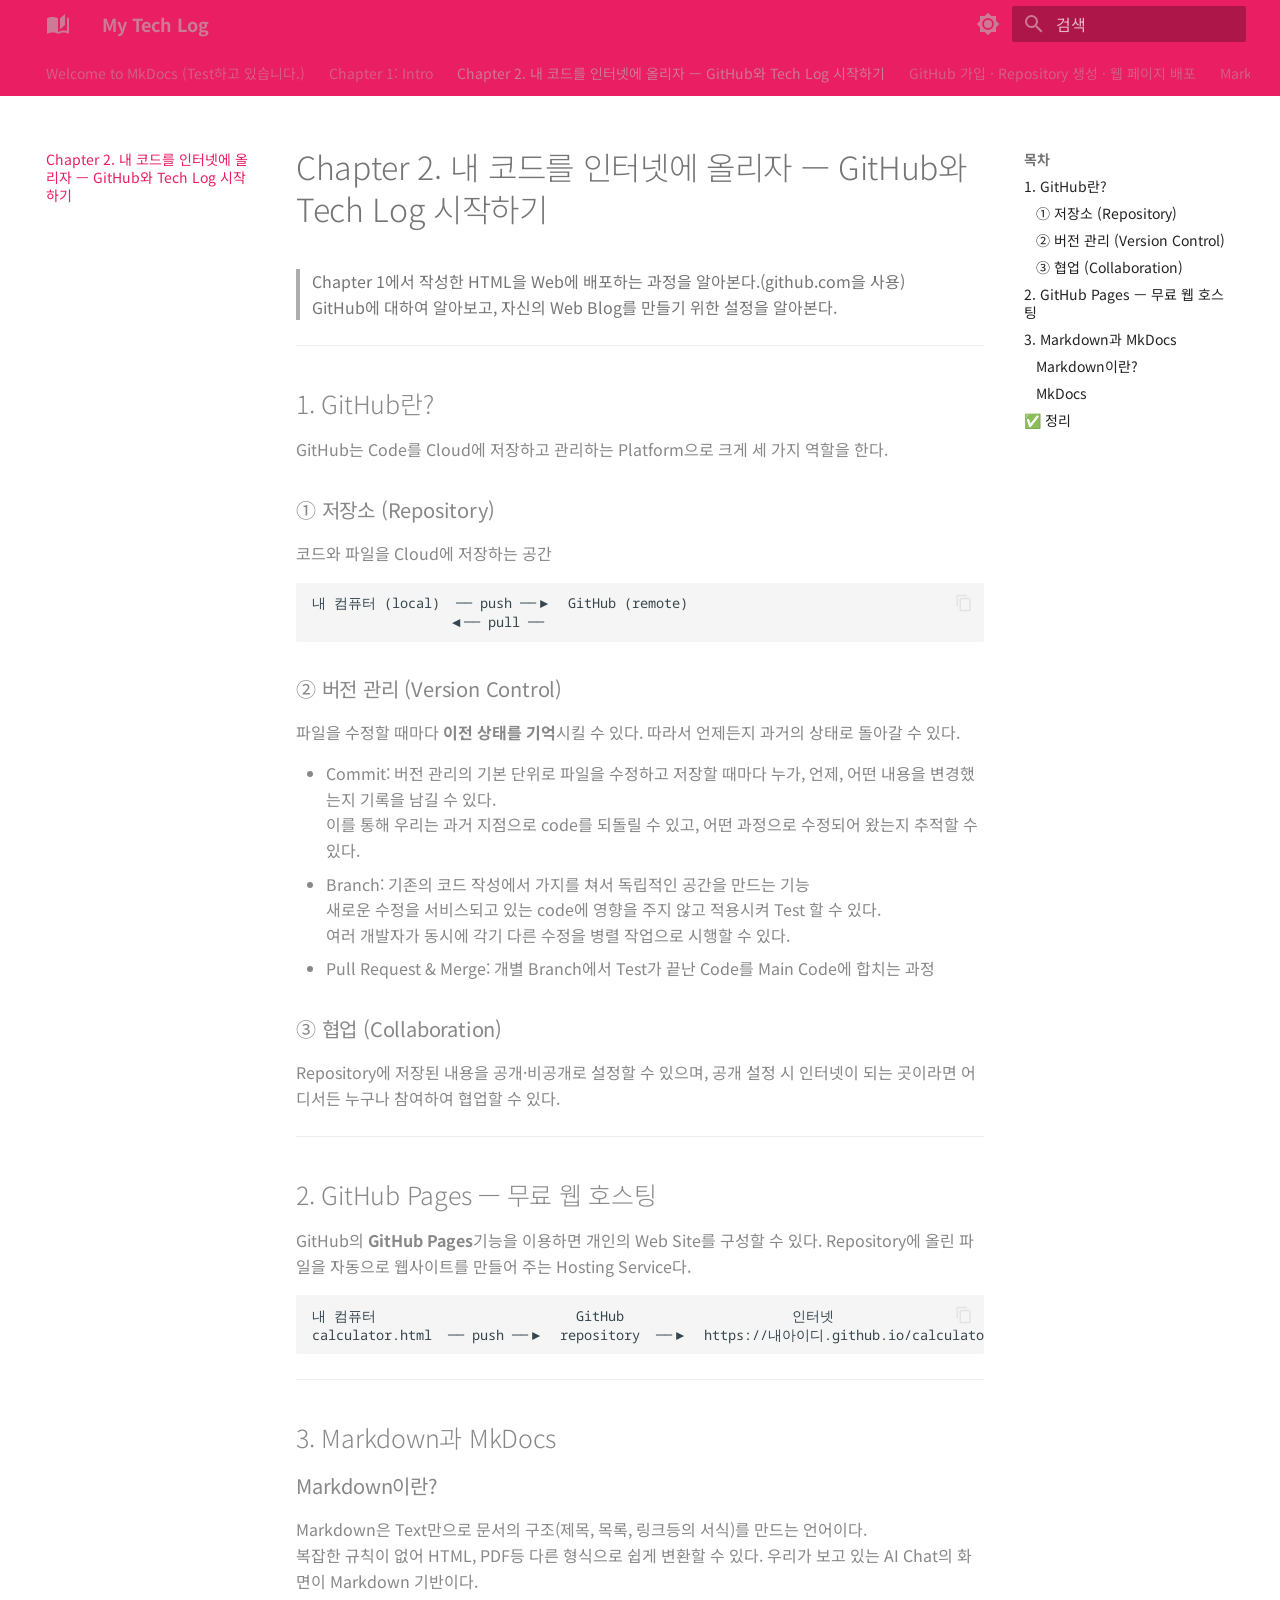
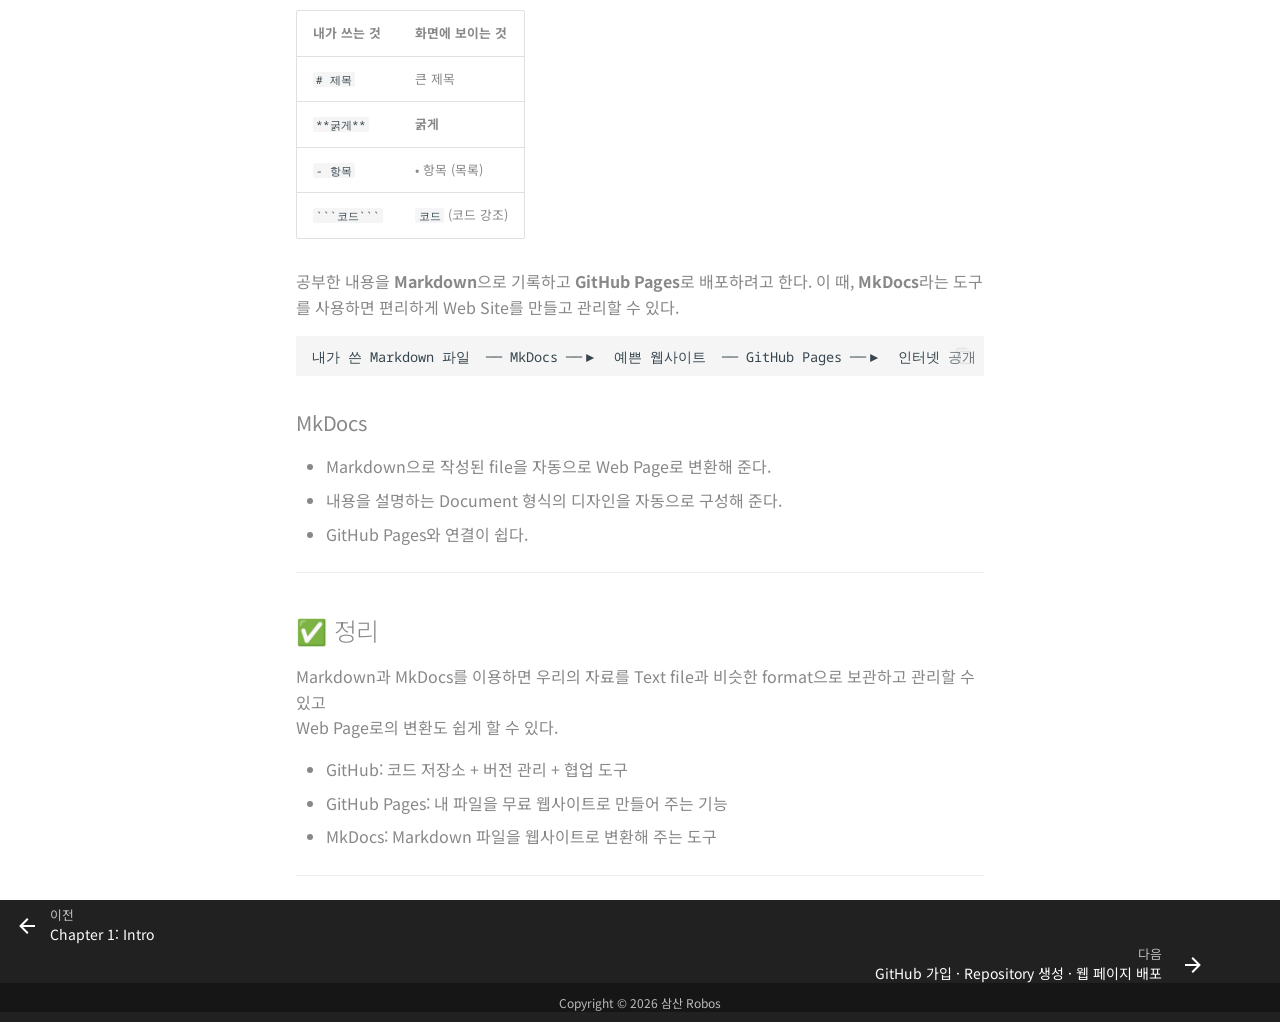
<file: 02_github/index.html>
<!doctype html>
<html lang="ko" class="no-js">
  <head>
    
      <meta charset="utf-8">
      <meta name="viewport" content="width=device-width,initial-scale=1">
      
      
      
      
        <link rel="prev" href="../01_intro/">
      
      
        <link rel="next" href="../03_github_pages/">
      
      
        
      
      
      <link rel="icon" href="../assets/images/favicon.png">
      <meta name="generator" content="mkdocs-1.6.1, mkdocs-material-9.7.6">
    
    
      
        <title>Chapter 2. 내 코드를 인터넷에 올리자 — GitHub와 Tech Log 시작하기 - My Tech Log</title>
      
    
    
      <link rel="stylesheet" href="../assets/stylesheets/main.484c7ddc.min.css">
      
        
        <link rel="stylesheet" href="../assets/stylesheets/palette.ab4e12ef.min.css">
      
      


    
    
      
    
    
      
        
        
        <link rel="preconnect" href="https://fonts.gstatic.com" crossorigin>
        <link rel="stylesheet" href="https://fonts.googleapis.com/css?family=Noto+Sans+KR:300,300i,400,400i,700,700i%7CNoto+Sans+Mono:400,400i,700,700i&display=fallback">
        <style>:root{--md-text-font:"Noto Sans KR";--md-code-font:"Noto Sans Mono"}</style>
      
    
    
      <link rel="stylesheet" href="../stylesheets/extra.css">
    
    <script>__md_scope=new URL("..",location),__md_hash=e=>[...e].reduce(((e,_)=>(e<<5)-e+_.charCodeAt(0)),0),__md_get=(e,_=localStorage,t=__md_scope)=>JSON.parse(_.getItem(t.pathname+"."+e)),__md_set=(e,_,t=localStorage,a=__md_scope)=>{try{t.setItem(a.pathname+"."+e,JSON.stringify(_))}catch(e){}}</script>
    
      

    
    
  </head>
  
  
    
    
      
    
    
    
    
    <body dir="ltr" data-md-color-scheme="default" data-md-color-primary="indigo" data-md-color-accent="indigo">
  
    
    <input class="md-toggle" data-md-toggle="drawer" type="checkbox" id="__drawer" autocomplete="off">
    <input class="md-toggle" data-md-toggle="search" type="checkbox" id="__search" autocomplete="off">
    <label class="md-overlay" for="__drawer"></label>
    <div data-md-component="skip">
      
        
        <a href="#chapter-2-github-tech-log" class="md-skip">
          콘텐츠로 이동
        </a>
      
    </div>
    <div data-md-component="announce">
      
    </div>
    
    
      

<header class="md-header" data-md-component="header">
  <nav class="md-header__inner md-grid" aria-label="상단/헤더">
    <a href=".." title="My Tech Log" class="md-header__button md-logo" aria-label="My Tech Log" data-md-component="logo">
      
  
  <svg xmlns="http://www.w3.org/2000/svg" viewBox="0 0 24 24"><path d="m19 2-5 4.5v11l5-4.5zM6.5 5C4.55 5 2.45 5.4 1 6.5v14.66c0 .25.25.5.5.5.1 0 .15-.07.25-.07 1.35-.65 3.3-1.09 4.75-1.09 1.95 0 4.05.4 5.5 1.5 1.35-.85 3.8-1.5 5.5-1.5 1.65 0 3.35.31 4.75 1.06.1.05.15.03.25.03.25 0 .5-.25.5-.5V6.5c-.6-.45-1.25-.75-2-1V19c-1.1-.35-2.3-.5-3.5-.5-1.7 0-4.15.65-5.5 1.5V6.5C10.55 5.4 8.45 5 6.5 5"/></svg>

    </a>
    <label class="md-header__button md-icon" for="__drawer">
      
      <svg xmlns="http://www.w3.org/2000/svg" viewBox="0 0 24 24"><path d="M3 6h18v2H3zm0 5h18v2H3zm0 5h18v2H3z"/></svg>
    </label>
    <div class="md-header__title" data-md-component="header-title">
      <div class="md-header__ellipsis">
        <div class="md-header__topic">
          <span class="md-ellipsis">
            My Tech Log
          </span>
        </div>
        <div class="md-header__topic" data-md-component="header-topic">
          <span class="md-ellipsis">
            
              Chapter 2. 내 코드를 인터넷에 올리자 — GitHub와 Tech Log 시작하기
            
          </span>
        </div>
      </div>
    </div>
    
      
        <form class="md-header__option" data-md-component="palette">
  
    
    
    
    <input class="md-option" data-md-color-media="" data-md-color-scheme="default" data-md-color-primary="indigo" data-md-color-accent="indigo"  aria-label="어두운 테마로 전환"  type="radio" name="__palette" id="__palette_0">
    
      <label class="md-header__button md-icon" title="어두운 테마로 전환" for="__palette_1" hidden>
        <svg xmlns="http://www.w3.org/2000/svg" viewBox="0 0 24 24"><path d="M12 8a4 4 0 0 0-4 4 4 4 0 0 0 4 4 4 4 0 0 0 4-4 4 4 0 0 0-4-4m0 10a6 6 0 0 1-6-6 6 6 0 0 1 6-6 6 6 0 0 1 6 6 6 6 0 0 1-6 6m8-9.31V4h-4.69L12 .69 8.69 4H4v4.69L.69 12 4 15.31V20h4.69L12 23.31 15.31 20H20v-4.69L23.31 12z"/></svg>
      </label>
    
  
    
    
    
    <input class="md-option" data-md-color-media="" data-md-color-scheme="slate" data-md-color-primary="indigo" data-md-color-accent="indigo"  aria-label="밝은 테마로 전환"  type="radio" name="__palette" id="__palette_1">
    
      <label class="md-header__button md-icon" title="밝은 테마로 전환" for="__palette_0" hidden>
        <svg xmlns="http://www.w3.org/2000/svg" viewBox="0 0 24 24"><path d="M12 18c-.89 0-1.74-.2-2.5-.55C11.56 16.5 13 14.42 13 12s-1.44-4.5-3.5-5.45C10.26 6.2 11.11 6 12 6a6 6 0 0 1 6 6 6 6 0 0 1-6 6m8-9.31V4h-4.69L12 .69 8.69 4H4v4.69L.69 12 4 15.31V20h4.69L12 23.31 15.31 20H20v-4.69L23.31 12z"/></svg>
      </label>
    
  
</form>
      
    
    
      <script>var palette=__md_get("__palette");if(palette&&palette.color){if("(prefers-color-scheme)"===palette.color.media){var media=matchMedia("(prefers-color-scheme: light)"),input=document.querySelector(media.matches?"[data-md-color-media='(prefers-color-scheme: light)']":"[data-md-color-media='(prefers-color-scheme: dark)']");palette.color.media=input.getAttribute("data-md-color-media"),palette.color.scheme=input.getAttribute("data-md-color-scheme"),palette.color.primary=input.getAttribute("data-md-color-primary"),palette.color.accent=input.getAttribute("data-md-color-accent")}for(var[key,value]of Object.entries(palette.color))document.body.setAttribute("data-md-color-"+key,value)}</script>
    
    
    
      
      
        <label class="md-header__button md-icon" for="__search">
          
          <svg xmlns="http://www.w3.org/2000/svg" viewBox="0 0 24 24"><path d="M9.5 3A6.5 6.5 0 0 1 16 9.5c0 1.61-.59 3.09-1.56 4.23l.27.27h.79l5 5-1.5 1.5-5-5v-.79l-.27-.27A6.52 6.52 0 0 1 9.5 16 6.5 6.5 0 0 1 3 9.5 6.5 6.5 0 0 1 9.5 3m0 2C7 5 5 7 5 9.5S7 14 9.5 14 14 12 14 9.5 12 5 9.5 5"/></svg>
        </label>
        <div class="md-search" data-md-component="search" role="dialog">
  <label class="md-search__overlay" for="__search"></label>
  <div class="md-search__inner" role="search">
    <form class="md-search__form" name="search">
      <input type="text" class="md-search__input" name="query" aria-label="검색" placeholder="검색" autocapitalize="off" autocorrect="off" autocomplete="off" spellcheck="false" data-md-component="search-query" required>
      <label class="md-search__icon md-icon" for="__search">
        
        <svg xmlns="http://www.w3.org/2000/svg" viewBox="0 0 24 24"><path d="M9.5 3A6.5 6.5 0 0 1 16 9.5c0 1.61-.59 3.09-1.56 4.23l.27.27h.79l5 5-1.5 1.5-5-5v-.79l-.27-.27A6.52 6.52 0 0 1 9.5 16 6.5 6.5 0 0 1 3 9.5 6.5 6.5 0 0 1 9.5 3m0 2C7 5 5 7 5 9.5S7 14 9.5 14 14 12 14 9.5 12 5 9.5 5"/></svg>
        
        <svg xmlns="http://www.w3.org/2000/svg" viewBox="0 0 24 24"><path d="M20 11v2H8l5.5 5.5-1.42 1.42L4.16 12l7.92-7.92L13.5 5.5 8 11z"/></svg>
      </label>
      <nav class="md-search__options" aria-label="검색">
        
        <button type="reset" class="md-search__icon md-icon" title="지우기" aria-label="지우기" tabindex="-1">
          
          <svg xmlns="http://www.w3.org/2000/svg" viewBox="0 0 24 24"><path d="M19 6.41 17.59 5 12 10.59 6.41 5 5 6.41 10.59 12 5 17.59 6.41 19 12 13.41 17.59 19 19 17.59 13.41 12z"/></svg>
        </button>
      </nav>
      
        <div class="md-search__suggest" data-md-component="search-suggest"></div>
      
    </form>
    <div class="md-search__output">
      <div class="md-search__scrollwrap" tabindex="0" data-md-scrollfix>
        <div class="md-search-result" data-md-component="search-result">
          <div class="md-search-result__meta">
            검색 초기화
          </div>
          <ol class="md-search-result__list" role="presentation"></ol>
        </div>
      </div>
    </div>
  </div>
</div>
      
    
    
  </nav>
  
</header>
    
    <div class="md-container" data-md-component="container">
      
      
        
          
            
<nav class="md-tabs" aria-label="탭" data-md-component="tabs">
  <div class="md-grid">
    <ul class="md-tabs__list">
      
        
  
  
  
  
    <li class="md-tabs__item">
      <a href=".." class="md-tabs__link">
        
  
  
    
  
  Welcome to MkDocs (Test하고 있습니다.)

      </a>
    </li>
  

      
        
  
  
  
  
    <li class="md-tabs__item">
      <a href="../01_intro/" class="md-tabs__link">
        
  
  
    
  
  Chapter 1: Intro

      </a>
    </li>
  

      
        
  
  
  
    
  
  
    <li class="md-tabs__item md-tabs__item--active">
      <a href="./" class="md-tabs__link">
        
  
  
    
  
  Chapter 2. 내 코드를 인터넷에 올리자 — GitHub와 Tech Log 시작하기

      </a>
    </li>
  

      
        
  
  
  
  
    <li class="md-tabs__item">
      <a href="../03_github_pages/" class="md-tabs__link">
        
  
  
    
  
  GitHub 가입 · Repository 생성 · 웹 페이지 배포

      </a>
    </li>
  

      
        
  
  
  
  
    <li class="md-tabs__item">
      <a href="../04_markdown/" class="md-tabs__link">
        
  
  
    
  
  Markdown 기초

      </a>
    </li>
  

      
        
  
  
  
  
    <li class="md-tabs__item">
      <a href="../04_practise/" class="md-tabs__link">
        
  
  
    
  
  Title

      </a>
    </li>
  

      
        
  
  
  
  
    <li class="md-tabs__item">
      <a href="../05_mkdocs-setup/" class="md-tabs__link">
        
  
  
    
  
  MkDocs 설치 · 프로젝트 구조 설정

      </a>
    </li>
  

      
        
  
  
  
  
    <li class="md-tabs__item">
      <a href="../06_git-deploy/" class="md-tabs__link">
        
  
  
    
  
  Git 기초 · 배포

      </a>
    </li>
  

      
    </ul>
  </div>
</nav>
          
        
      
      <main class="md-main" data-md-component="main">
        <div class="md-main__inner md-grid">
          
            
              
              <div class="md-sidebar md-sidebar--primary" data-md-component="sidebar" data-md-type="navigation" >
                <div class="md-sidebar__scrollwrap">
                  <div class="md-sidebar__inner">
                    


  


<nav class="md-nav md-nav--primary md-nav--lifted" aria-label="네비게이션" data-md-level="0">
  <label class="md-nav__title" for="__drawer">
    <a href=".." title="My Tech Log" class="md-nav__button md-logo" aria-label="My Tech Log" data-md-component="logo">
      
  
  <svg xmlns="http://www.w3.org/2000/svg" viewBox="0 0 24 24"><path d="m19 2-5 4.5v11l5-4.5zM6.5 5C4.55 5 2.45 5.4 1 6.5v14.66c0 .25.25.5.5.5.1 0 .15-.07.25-.07 1.35-.65 3.3-1.09 4.75-1.09 1.95 0 4.05.4 5.5 1.5 1.35-.85 3.8-1.5 5.5-1.5 1.65 0 3.35.31 4.75 1.06.1.05.15.03.25.03.25 0 .5-.25.5-.5V6.5c-.6-.45-1.25-.75-2-1V19c-1.1-.35-2.3-.5-3.5-.5-1.7 0-4.15.65-5.5 1.5V6.5C10.55 5.4 8.45 5 6.5 5"/></svg>

    </a>
    My Tech Log
  </label>
  
  <ul class="md-nav__list" data-md-scrollfix>
    
      
      
  
  
  
  
    <li class="md-nav__item">
      <a href=".." class="md-nav__link">
        
  
  
  <span class="md-ellipsis">
    
  
    Welcome to MkDocs (Test하고 있습니다.)
  

    
  </span>
  
  

      </a>
    </li>
  

    
      
      
  
  
  
  
    <li class="md-nav__item">
      <a href="../01_intro/" class="md-nav__link">
        
  
  
  <span class="md-ellipsis">
    
  
    Chapter 1: Intro
  

    
  </span>
  
  

      </a>
    </li>
  

    
      
      
  
  
    
  
  
  
    <li class="md-nav__item md-nav__item--active">
      
      <input class="md-nav__toggle md-toggle" type="checkbox" id="__toc">
      
      
        
      
      
        <label class="md-nav__link md-nav__link--active" for="__toc">
          
  
  
  <span class="md-ellipsis">
    
  
    Chapter 2. 내 코드를 인터넷에 올리자 — GitHub와 Tech Log 시작하기
  

    
  </span>
  
  

          <span class="md-nav__icon md-icon"></span>
        </label>
      
      <a href="./" class="md-nav__link md-nav__link--active">
        
  
  
  <span class="md-ellipsis">
    
  
    Chapter 2. 내 코드를 인터넷에 올리자 — GitHub와 Tech Log 시작하기
  

    
  </span>
  
  

      </a>
      
        

<nav class="md-nav md-nav--secondary" aria-label="목차">
  
  
  
    
  
  
    <label class="md-nav__title" for="__toc">
      <span class="md-nav__icon md-icon"></span>
      목차
    </label>
    <ul class="md-nav__list" data-md-component="toc" data-md-scrollfix>
      
        <li class="md-nav__item">
  <a href="#1-github" class="md-nav__link">
    <span class="md-ellipsis">
      
        1. GitHub란?
      
    </span>
  </a>
  
    <nav class="md-nav" aria-label="1. GitHub란?">
      <ul class="md-nav__list">
        
          <li class="md-nav__item">
  <a href="#1-repository" class="md-nav__link">
    <span class="md-ellipsis">
      
        ① 저장소 (Repository)
      
    </span>
  </a>
  
</li>
        
          <li class="md-nav__item">
  <a href="#2-version-control" class="md-nav__link">
    <span class="md-ellipsis">
      
        ② 버전 관리 (Version Control)
      
    </span>
  </a>
  
</li>
        
          <li class="md-nav__item">
  <a href="#3-collaboration" class="md-nav__link">
    <span class="md-ellipsis">
      
        ③ 협업 (Collaboration)
      
    </span>
  </a>
  
</li>
        
      </ul>
    </nav>
  
</li>
      
        <li class="md-nav__item">
  <a href="#2-github-pages" class="md-nav__link">
    <span class="md-ellipsis">
      
        2. GitHub Pages — 무료 웹 호스팅
      
    </span>
  </a>
  
</li>
      
        <li class="md-nav__item">
  <a href="#3-markdown-mkdocs" class="md-nav__link">
    <span class="md-ellipsis">
      
        3. Markdown과 MkDocs
      
    </span>
  </a>
  
    <nav class="md-nav" aria-label="3. Markdown과 MkDocs">
      <ul class="md-nav__list">
        
          <li class="md-nav__item">
  <a href="#markdown" class="md-nav__link">
    <span class="md-ellipsis">
      
        Markdown이란?
      
    </span>
  </a>
  
</li>
        
          <li class="md-nav__item">
  <a href="#mkdocs" class="md-nav__link">
    <span class="md-ellipsis">
      
        MkDocs
      
    </span>
  </a>
  
</li>
        
      </ul>
    </nav>
  
</li>
      
        <li class="md-nav__item">
  <a href="#_1" class="md-nav__link">
    <span class="md-ellipsis">
      
        ✅ 정리
      
    </span>
  </a>
  
</li>
      
    </ul>
  
</nav>
      
    </li>
  

    
      
      
  
  
  
  
    <li class="md-nav__item">
      <a href="../03_github_pages/" class="md-nav__link">
        
  
  
  <span class="md-ellipsis">
    
  
    GitHub 가입 · Repository 생성 · 웹 페이지 배포
  

    
  </span>
  
  

      </a>
    </li>
  

    
      
      
  
  
  
  
    <li class="md-nav__item">
      <a href="../04_markdown/" class="md-nav__link">
        
  
  
  <span class="md-ellipsis">
    
  
    Markdown 기초
  

    
  </span>
  
  

      </a>
    </li>
  

    
      
      
  
  
  
  
    <li class="md-nav__item">
      <a href="../04_practise/" class="md-nav__link">
        
  
  
  <span class="md-ellipsis">
    
  
    Title
  

    
  </span>
  
  

      </a>
    </li>
  

    
      
      
  
  
  
  
    <li class="md-nav__item">
      <a href="../05_mkdocs-setup/" class="md-nav__link">
        
  
  
  <span class="md-ellipsis">
    
  
    MkDocs 설치 · 프로젝트 구조 설정
  

    
  </span>
  
  

      </a>
    </li>
  

    
      
      
  
  
  
  
    <li class="md-nav__item">
      <a href="../06_git-deploy/" class="md-nav__link">
        
  
  
  <span class="md-ellipsis">
    
  
    Git 기초 · 배포
  

    
  </span>
  
  

      </a>
    </li>
  

    
  </ul>
</nav>
                  </div>
                </div>
              </div>
            
            
              
              <div class="md-sidebar md-sidebar--secondary" data-md-component="sidebar" data-md-type="toc" >
                <div class="md-sidebar__scrollwrap">
                  <div class="md-sidebar__inner">
                    

<nav class="md-nav md-nav--secondary" aria-label="목차">
  
  
  
    
  
  
    <label class="md-nav__title" for="__toc">
      <span class="md-nav__icon md-icon"></span>
      목차
    </label>
    <ul class="md-nav__list" data-md-component="toc" data-md-scrollfix>
      
        <li class="md-nav__item">
  <a href="#1-github" class="md-nav__link">
    <span class="md-ellipsis">
      
        1. GitHub란?
      
    </span>
  </a>
  
    <nav class="md-nav" aria-label="1. GitHub란?">
      <ul class="md-nav__list">
        
          <li class="md-nav__item">
  <a href="#1-repository" class="md-nav__link">
    <span class="md-ellipsis">
      
        ① 저장소 (Repository)
      
    </span>
  </a>
  
</li>
        
          <li class="md-nav__item">
  <a href="#2-version-control" class="md-nav__link">
    <span class="md-ellipsis">
      
        ② 버전 관리 (Version Control)
      
    </span>
  </a>
  
</li>
        
          <li class="md-nav__item">
  <a href="#3-collaboration" class="md-nav__link">
    <span class="md-ellipsis">
      
        ③ 협업 (Collaboration)
      
    </span>
  </a>
  
</li>
        
      </ul>
    </nav>
  
</li>
      
        <li class="md-nav__item">
  <a href="#2-github-pages" class="md-nav__link">
    <span class="md-ellipsis">
      
        2. GitHub Pages — 무료 웹 호스팅
      
    </span>
  </a>
  
</li>
      
        <li class="md-nav__item">
  <a href="#3-markdown-mkdocs" class="md-nav__link">
    <span class="md-ellipsis">
      
        3. Markdown과 MkDocs
      
    </span>
  </a>
  
    <nav class="md-nav" aria-label="3. Markdown과 MkDocs">
      <ul class="md-nav__list">
        
          <li class="md-nav__item">
  <a href="#markdown" class="md-nav__link">
    <span class="md-ellipsis">
      
        Markdown이란?
      
    </span>
  </a>
  
</li>
        
          <li class="md-nav__item">
  <a href="#mkdocs" class="md-nav__link">
    <span class="md-ellipsis">
      
        MkDocs
      
    </span>
  </a>
  
</li>
        
      </ul>
    </nav>
  
</li>
      
        <li class="md-nav__item">
  <a href="#_1" class="md-nav__link">
    <span class="md-ellipsis">
      
        ✅ 정리
      
    </span>
  </a>
  
</li>
      
    </ul>
  
</nav>
                  </div>
                </div>
              </div>
            
          
          
            <div class="md-content" data-md-component="content">
              
              <article class="md-content__inner md-typeset">
                
                  



<h1 id="chapter-2-github-tech-log">Chapter 2. 내 코드를 인터넷에 올리자 — GitHub와 Tech Log 시작하기</h1>
<blockquote>
<p>Chapter 1에서 작성한 HTML을 Web에 배포하는 과정을 알아본다.(github.com을 사용)<br />
GitHub에 대하여 알아보고, 자신의 Web Blog를 만들기 위한 설정을 알아본다.</p>
</blockquote>
<hr />
<h2 id="1-github">1. GitHub란?</h2>
<p>GitHub는 Code를 Cloud에 저장하고 관리하는 Platform으로 크게 세 가지 역할을 한다.</p>
<h3 id="1-repository">① 저장소 (Repository)</h3>
<p>코드와 파일을 Cloud에 저장하는 공간  </p>
<pre><code>내 컴퓨터 (local)  ── push ──▶  GitHub (remote)
                 ◀── pull ──
</code></pre>
<h3 id="2-version-control">② 버전 관리 (Version Control)</h3>
<p>파일을 수정할 때마다 <strong>이전 상태를 기억</strong>시킬 수 있다. 
따라서 언제든지 과거의 상태로 돌아갈 수 있다.</p>
<ul>
<li>Commit: 버전 관리의 기본 단위로 파일을 수정하고 저장할 때마다 누가, 언제, 어떤 내용을 변경했는지 기록을 남길 수 있다.<br />
이를 통해 우리는 과거 지점으로 code를 되돌릴 수 있고, 어떤 과정으로 수정되어 왔는지 추적할 수 있다.</li>
<li>Branch: 기존의 코드 작성에서 가지를 쳐서 독립적인 공간을 만드는 기능<br />
새로운 수정을 서비스되고 있는 code에 영향을 주지 않고 적용시켜 Test 할 수 있다.<br />
여러 개발자가 동시에 각기 다른 수정을 병렬 작업으로 시행할 수 있다.  </li>
<li>Pull Request &amp; Merge: 개별 Branch에서 Test가 끝난 Code를 Main Code에 합치는 과정  </li>
</ul>
<h3 id="3-collaboration">③ 협업 (Collaboration)</h3>
<p>Repository에 저장된 내용을 공개·비공개로 설정할 수 있으며,
공개 설정 시 인터넷이 되는 곳이라면 어디서든 누구나 참여하여 협업할 수 있다.</p>
<hr />
<h2 id="2-github-pages">2. GitHub Pages — 무료 웹 호스팅</h2>
<p>GitHub의 <strong>GitHub Pages</strong>기능을 이용하면 개인의 Web Site를 구성할 수 있다.
Repository에 올린 파일을 자동으로 웹사이트를 만들어 주는 Hosting Service다.</p>
<pre><code>내 컴퓨터                         GitHub                     인터넷
calculator.html  ── push ──▶  repository  ──▶  https://내아이디.github.io/calculator
</code></pre>
<hr />
<h2 id="3-markdown-mkdocs">3. Markdown과 MkDocs</h2>
<h3 id="markdown">Markdown이란?</h3>
<p>Markdown은 Text만으로 문서의 구조(제목, 목록, 링크등의 서식)를 만드는 언어이다.<br />
복잡한 규칙이 없어 HTML, PDF등 다른 형식으로 쉽게 변환할 수 있다.
우리가 보고 있는 AI Chat의 화면이 Markdown 기반이다.</p>
<table>
<thead>
<tr>
<th>내가 쓰는 것</th>
<th>화면에 보이는 것</th>
</tr>
</thead>
<tbody>
<tr>
<td><code># 제목</code></td>
<td>큰 제목</td>
</tr>
<tr>
<td><code>**굵게**</code></td>
<td><strong>굵게</strong></td>
</tr>
<tr>
<td><code>- 항목</code></td>
<td>• 항목 (목록)</td>
</tr>
<tr>
<td><code>```코드```</code></td>
<td><code>코드</code> (코드 강조)</td>
</tr>
</tbody>
</table>
<p>공부한 내용을 <strong>Markdown</strong>으로 기록하고 <strong>GitHub Pages</strong>로 배포하려고 한다.
이 때, <strong>MkDocs</strong>라는 도구를 사용하면 편리하게 Web Site를 만들고 관리할 수 있다.</p>
<pre><code>내가 쓴 Markdown 파일  ── MkDocs ──▶  예쁜 웹사이트  ── GitHub Pages ──▶  인터넷 공개
</code></pre>
<h3 id="mkdocs">MkDocs</h3>
<ul>
<li>Markdown으로 작성된 file을 자동으로 Web Page로 변환해 준다.</li>
<li>내용을 설명하는 Document 형식의 디자인을 자동으로 구성해 준다.</li>
<li>GitHub Pages와 연결이 쉽다.</li>
</ul>
<hr />
<h2 id="_1">✅ 정리</h2>
<p>Markdown과 MkDocs를 이용하면 우리의 자료를 Text file과 비슷한 format으로 보관하고 관리할 수 있고<br />
Web Page로의 변환도 쉽게 할 수 있다.</p>
<ul>
<li>GitHub: 코드 저장소 + 버전 관리 + 협업 도구</li>
<li>GitHub Pages: 내 파일을 무료 웹사이트로 만들어 주는 기능</li>
<li>MkDocs: Markdown 파일을 웹사이트로 변환해 주는 도구</li>
</ul>
<hr />












                
              </article>
            </div>
          
          
<script>var target=document.getElementById(location.hash.slice(1));target&&target.name&&(target.checked=target.name.startsWith("__tabbed_"))</script>
        </div>
        
          <button type="button" class="md-top md-icon" data-md-component="top" hidden>
  
  <svg xmlns="http://www.w3.org/2000/svg" viewBox="0 0 24 24"><path d="M13 20h-2V8l-5.5 5.5-1.42-1.42L12 4.16l7.92 7.92-1.42 1.42L13 8z"/></svg>
  맨위로
</button>
        
      </main>
      
        <footer class="md-footer">
  
    
      
      <nav class="md-footer__inner md-grid" aria-label="하단/푸터" >
        
          
          <a href="../01_intro/" class="md-footer__link md-footer__link--prev" aria-label="이전: Chapter 1: Intro">
            <div class="md-footer__button md-icon">
              
              <svg xmlns="http://www.w3.org/2000/svg" viewBox="0 0 24 24"><path d="M20 11v2H8l5.5 5.5-1.42 1.42L4.16 12l7.92-7.92L13.5 5.5 8 11z"/></svg>
            </div>
            <div class="md-footer__title">
              <span class="md-footer__direction">
                이전
              </span>
              <div class="md-ellipsis">
                Chapter 1: Intro
              </div>
            </div>
          </a>
        
        
          
          <a href="../03_github_pages/" class="md-footer__link md-footer__link--next" aria-label="다음: GitHub 가입 · Repository 생성 · 웹 페이지 배포">
            <div class="md-footer__title">
              <span class="md-footer__direction">
                다음
              </span>
              <div class="md-ellipsis">
                GitHub 가입 · Repository 생성 · 웹 페이지 배포
              </div>
            </div>
            <div class="md-footer__button md-icon">
              
              <svg xmlns="http://www.w3.org/2000/svg" viewBox="0 0 24 24"><path d="M4 11v2h12l-5.5 5.5 1.42 1.42L19.84 12l-7.92-7.92L10.5 5.5 16 11z"/></svg>
            </div>
          </a>
        
      </nav>
    
  
  <div class="md-footer-meta md-typeset">
    <div class="md-footer-meta__inner md-grid">
      <div class="md-copyright">
  
    <div class="md-copyright__highlight">
      Copyright &copy; 2026 삼산 Robos
    </div>
  
  
</div>
      
    </div>
  </div>
</footer>
      
    </div>
    <div class="md-dialog" data-md-component="dialog">
      <div class="md-dialog__inner md-typeset"></div>
    </div>
    
    
    
      
      
      <script id="__config" type="application/json">{"annotate": null, "base": "..", "features": ["navigation.top", "navigation.footer", "navigation.tabs", "search.highlight", "search.suggest", "content.code.copy"], "search": "../assets/javascripts/workers/search.2c215733.min.js", "tags": null, "translations": {"clipboard.copied": "\ud074\ub9bd\ubcf4\ub4dc\uc5d0 \ubcf5\uc0ac\ub428", "clipboard.copy": "\ud074\ub9bd\ubcf4\ub4dc\ub85c \ubcf5\uc0ac", "search.result.more.one": "\uc774 \ubb38\uc11c\uc5d0\uc11c 1\uac1c\uc758 \uac80\uc0c9 \uacb0\uacfc \ub354 \ubcf4\uae30", "search.result.more.other": "\uc774 \ubb38\uc11c\uc5d0\uc11c #\uac1c\uc758 \uac80\uc0c9 \uacb0\uacfc \ub354 \ubcf4\uae30", "search.result.none": "\uac80\uc0c9\uc5b4\uc640 \uc77c\uce58\ud558\ub294 \ubb38\uc11c\uac00 \uc5c6\uc2b5\ub2c8\ub2e4", "search.result.one": "1\uac1c\uc758 \uc77c\uce58\ud558\ub294 \ubb38\uc11c", "search.result.other": "#\uac1c\uc758 \uc77c\uce58\ud558\ub294 \ubb38\uc11c", "search.result.placeholder": "\uac80\uc0c9\uc5b4\ub97c \uc785\ub825\ud558\uc138\uc694", "search.result.term.missing": "\ud3ec\ud568\ub418\uc9c0 \uc54a\uc740 \uac80\uc0c9\uc5b4", "select.version": "\ubc84\uc804 \uc120\ud0dd"}, "version": null}</script>
    
    
      <script src="../assets/javascripts/bundle.79ae519e.min.js"></script>
      
    
  </body>
</html>
</file>
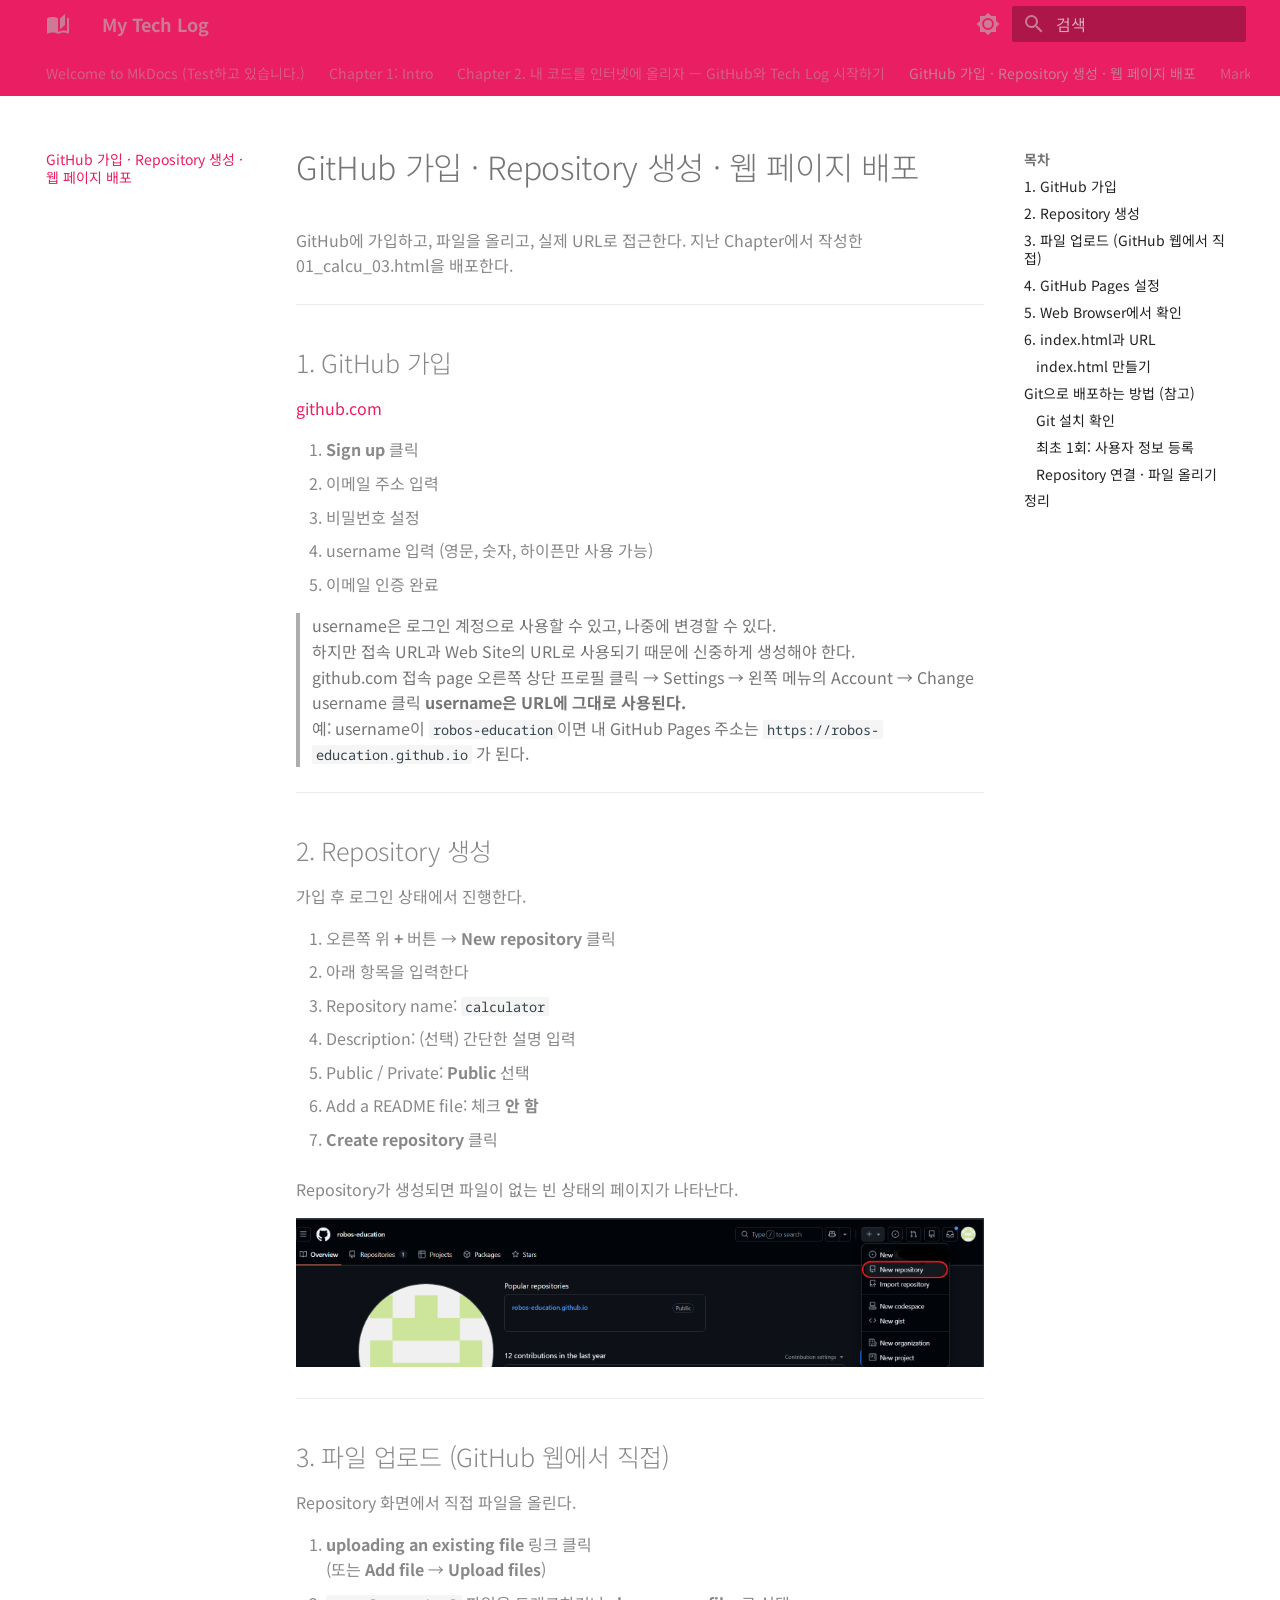
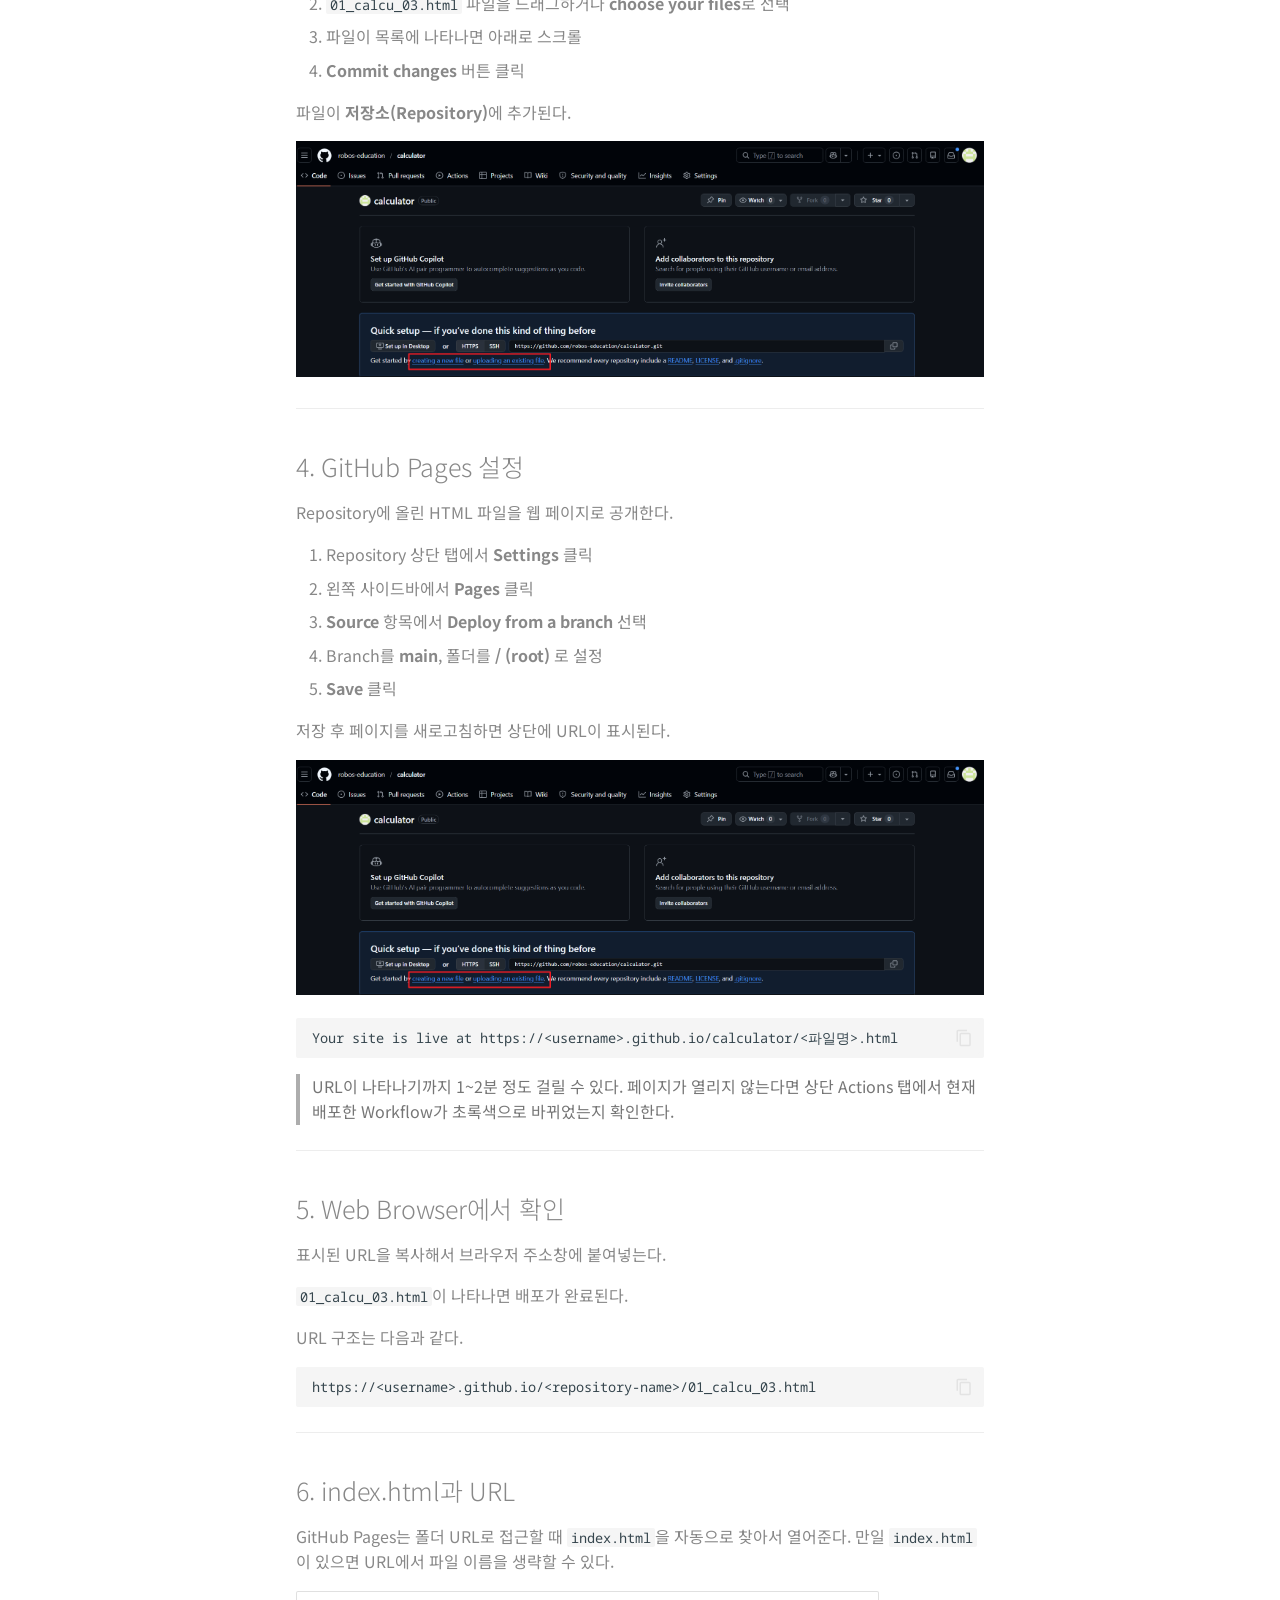
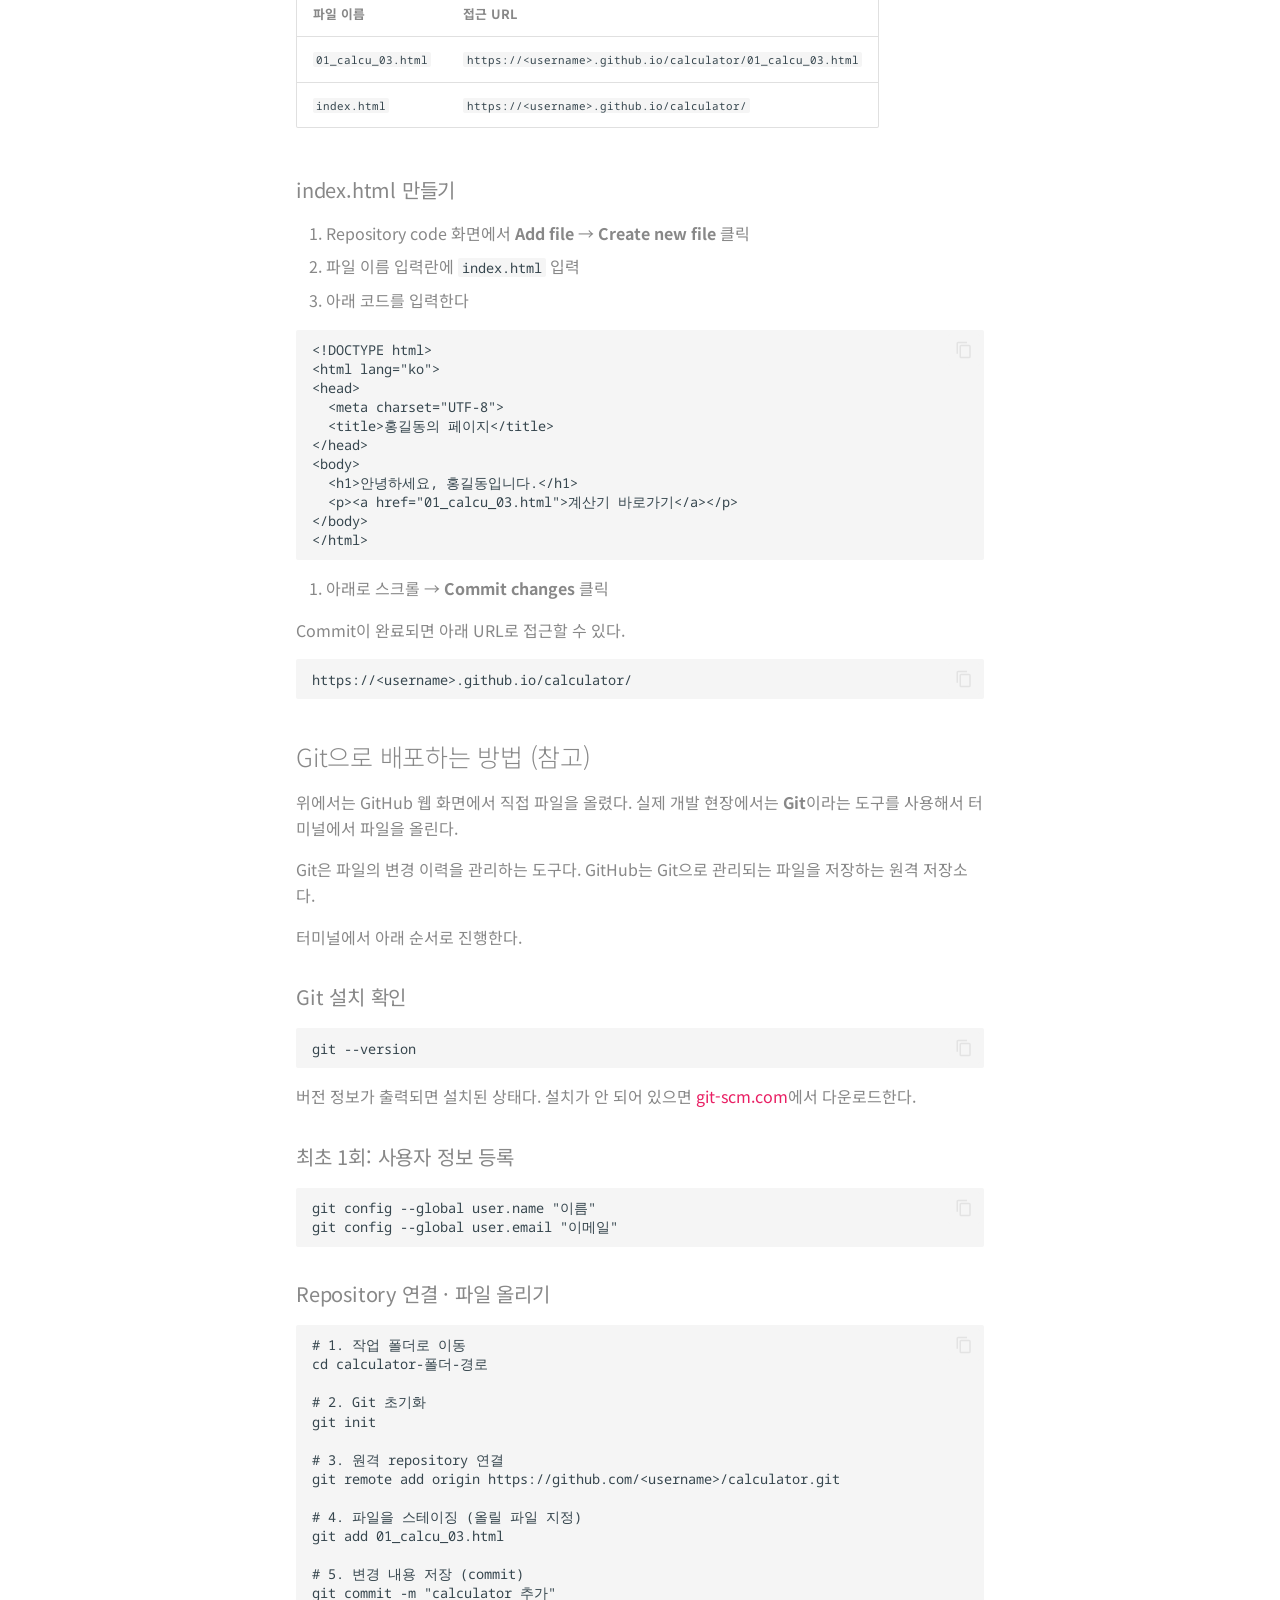
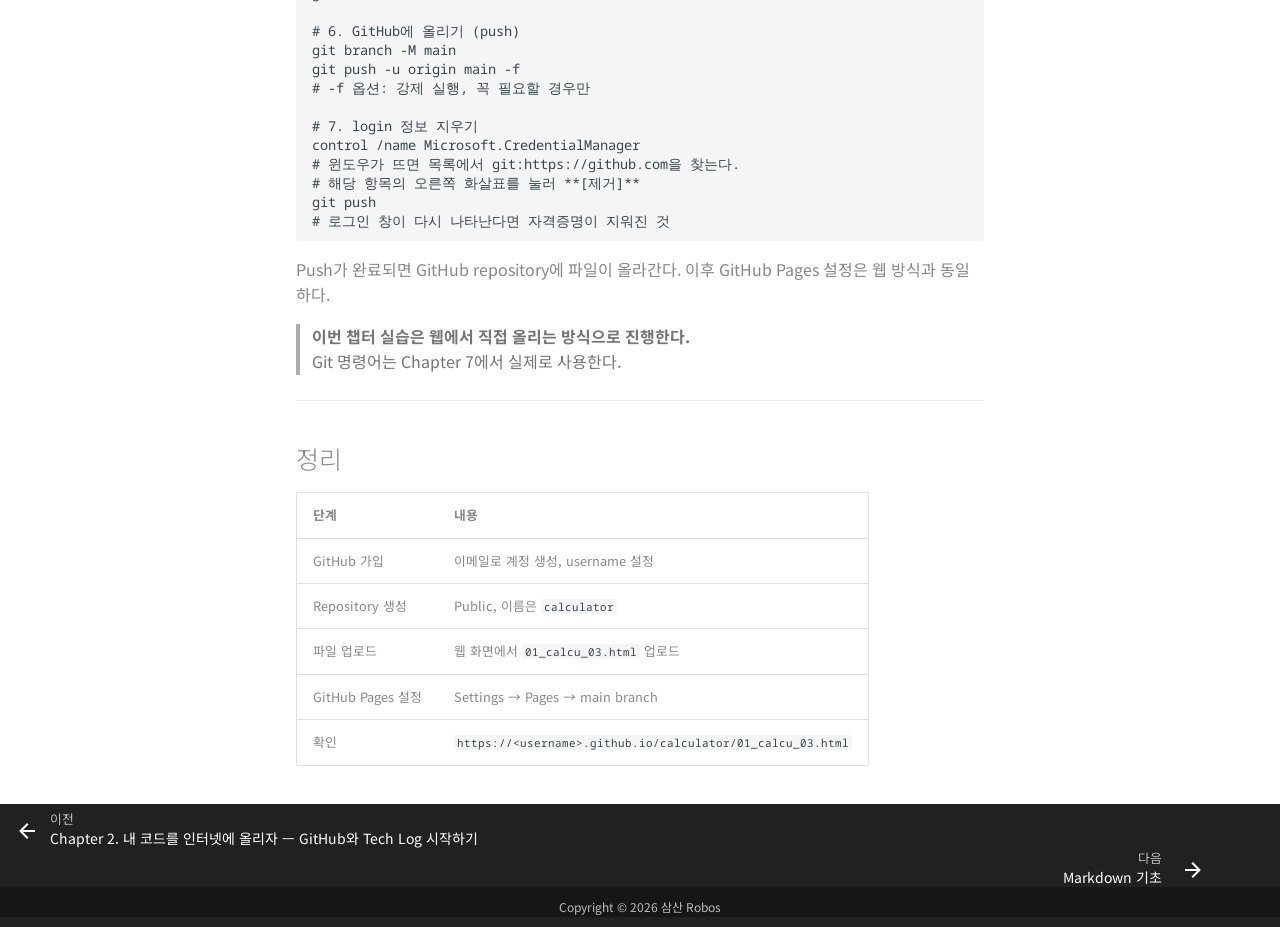
<file: 03_github_pages/index.html>
<!doctype html>
<html lang="ko" class="no-js">
  <head>
    
      <meta charset="utf-8">
      <meta name="viewport" content="width=device-width,initial-scale=1">
      
      
      
      
        <link rel="prev" href="../02_github/">
      
      
        <link rel="next" href="../04_markdown/">
      
      
        
      
      
      <link rel="icon" href="../assets/images/favicon.png">
      <meta name="generator" content="mkdocs-1.6.1, mkdocs-material-9.7.6">
    
    
      
        <title>GitHub 가입 · Repository 생성 · 웹 페이지 배포 - My Tech Log</title>
      
    
    
      <link rel="stylesheet" href="../assets/stylesheets/main.484c7ddc.min.css">
      
        
        <link rel="stylesheet" href="../assets/stylesheets/palette.ab4e12ef.min.css">
      
      


    
    
      
    
    
      
        
        
        <link rel="preconnect" href="https://fonts.gstatic.com" crossorigin>
        <link rel="stylesheet" href="https://fonts.googleapis.com/css?family=Noto+Sans+KR:300,300i,400,400i,700,700i%7CNoto+Sans+Mono:400,400i,700,700i&display=fallback">
        <style>:root{--md-text-font:"Noto Sans KR";--md-code-font:"Noto Sans Mono"}</style>
      
    
    
      <link rel="stylesheet" href="../stylesheets/extra.css">
    
    <script>__md_scope=new URL("..",location),__md_hash=e=>[...e].reduce(((e,_)=>(e<<5)-e+_.charCodeAt(0)),0),__md_get=(e,_=localStorage,t=__md_scope)=>JSON.parse(_.getItem(t.pathname+"."+e)),__md_set=(e,_,t=localStorage,a=__md_scope)=>{try{t.setItem(a.pathname+"."+e,JSON.stringify(_))}catch(e){}}</script>
    
      

    
    
  </head>
  
  
    
    
      
    
    
    
    
    <body dir="ltr" data-md-color-scheme="default" data-md-color-primary="indigo" data-md-color-accent="indigo">
  
    
    <input class="md-toggle" data-md-toggle="drawer" type="checkbox" id="__drawer" autocomplete="off">
    <input class="md-toggle" data-md-toggle="search" type="checkbox" id="__search" autocomplete="off">
    <label class="md-overlay" for="__drawer"></label>
    <div data-md-component="skip">
      
        
        <a href="#github-repository" class="md-skip">
          콘텐츠로 이동
        </a>
      
    </div>
    <div data-md-component="announce">
      
    </div>
    
    
      

<header class="md-header" data-md-component="header">
  <nav class="md-header__inner md-grid" aria-label="상단/헤더">
    <a href=".." title="My Tech Log" class="md-header__button md-logo" aria-label="My Tech Log" data-md-component="logo">
      
  
  <svg xmlns="http://www.w3.org/2000/svg" viewBox="0 0 24 24"><path d="m19 2-5 4.5v11l5-4.5zM6.5 5C4.55 5 2.45 5.4 1 6.5v14.66c0 .25.25.5.5.5.1 0 .15-.07.25-.07 1.35-.65 3.3-1.09 4.75-1.09 1.95 0 4.05.4 5.5 1.5 1.35-.85 3.8-1.5 5.5-1.5 1.65 0 3.35.31 4.75 1.06.1.05.15.03.25.03.25 0 .5-.25.5-.5V6.5c-.6-.45-1.25-.75-2-1V19c-1.1-.35-2.3-.5-3.5-.5-1.7 0-4.15.65-5.5 1.5V6.5C10.55 5.4 8.45 5 6.5 5"/></svg>

    </a>
    <label class="md-header__button md-icon" for="__drawer">
      
      <svg xmlns="http://www.w3.org/2000/svg" viewBox="0 0 24 24"><path d="M3 6h18v2H3zm0 5h18v2H3zm0 5h18v2H3z"/></svg>
    </label>
    <div class="md-header__title" data-md-component="header-title">
      <div class="md-header__ellipsis">
        <div class="md-header__topic">
          <span class="md-ellipsis">
            My Tech Log
          </span>
        </div>
        <div class="md-header__topic" data-md-component="header-topic">
          <span class="md-ellipsis">
            
              GitHub 가입 · Repository 생성 · 웹 페이지 배포
            
          </span>
        </div>
      </div>
    </div>
    
      
        <form class="md-header__option" data-md-component="palette">
  
    
    
    
    <input class="md-option" data-md-color-media="" data-md-color-scheme="default" data-md-color-primary="indigo" data-md-color-accent="indigo"  aria-label="어두운 테마로 전환"  type="radio" name="__palette" id="__palette_0">
    
      <label class="md-header__button md-icon" title="어두운 테마로 전환" for="__palette_1" hidden>
        <svg xmlns="http://www.w3.org/2000/svg" viewBox="0 0 24 24"><path d="M12 8a4 4 0 0 0-4 4 4 4 0 0 0 4 4 4 4 0 0 0 4-4 4 4 0 0 0-4-4m0 10a6 6 0 0 1-6-6 6 6 0 0 1 6-6 6 6 0 0 1 6 6 6 6 0 0 1-6 6m8-9.31V4h-4.69L12 .69 8.69 4H4v4.69L.69 12 4 15.31V20h4.69L12 23.31 15.31 20H20v-4.69L23.31 12z"/></svg>
      </label>
    
  
    
    
    
    <input class="md-option" data-md-color-media="" data-md-color-scheme="slate" data-md-color-primary="indigo" data-md-color-accent="indigo"  aria-label="밝은 테마로 전환"  type="radio" name="__palette" id="__palette_1">
    
      <label class="md-header__button md-icon" title="밝은 테마로 전환" for="__palette_0" hidden>
        <svg xmlns="http://www.w3.org/2000/svg" viewBox="0 0 24 24"><path d="M12 18c-.89 0-1.74-.2-2.5-.55C11.56 16.5 13 14.42 13 12s-1.44-4.5-3.5-5.45C10.26 6.2 11.11 6 12 6a6 6 0 0 1 6 6 6 6 0 0 1-6 6m8-9.31V4h-4.69L12 .69 8.69 4H4v4.69L.69 12 4 15.31V20h4.69L12 23.31 15.31 20H20v-4.69L23.31 12z"/></svg>
      </label>
    
  
</form>
      
    
    
      <script>var palette=__md_get("__palette");if(palette&&palette.color){if("(prefers-color-scheme)"===palette.color.media){var media=matchMedia("(prefers-color-scheme: light)"),input=document.querySelector(media.matches?"[data-md-color-media='(prefers-color-scheme: light)']":"[data-md-color-media='(prefers-color-scheme: dark)']");palette.color.media=input.getAttribute("data-md-color-media"),palette.color.scheme=input.getAttribute("data-md-color-scheme"),palette.color.primary=input.getAttribute("data-md-color-primary"),palette.color.accent=input.getAttribute("data-md-color-accent")}for(var[key,value]of Object.entries(palette.color))document.body.setAttribute("data-md-color-"+key,value)}</script>
    
    
    
      
      
        <label class="md-header__button md-icon" for="__search">
          
          <svg xmlns="http://www.w3.org/2000/svg" viewBox="0 0 24 24"><path d="M9.5 3A6.5 6.5 0 0 1 16 9.5c0 1.61-.59 3.09-1.56 4.23l.27.27h.79l5 5-1.5 1.5-5-5v-.79l-.27-.27A6.52 6.52 0 0 1 9.5 16 6.5 6.5 0 0 1 3 9.5 6.5 6.5 0 0 1 9.5 3m0 2C7 5 5 7 5 9.5S7 14 9.5 14 14 12 14 9.5 12 5 9.5 5"/></svg>
        </label>
        <div class="md-search" data-md-component="search" role="dialog">
  <label class="md-search__overlay" for="__search"></label>
  <div class="md-search__inner" role="search">
    <form class="md-search__form" name="search">
      <input type="text" class="md-search__input" name="query" aria-label="검색" placeholder="검색" autocapitalize="off" autocorrect="off" autocomplete="off" spellcheck="false" data-md-component="search-query" required>
      <label class="md-search__icon md-icon" for="__search">
        
        <svg xmlns="http://www.w3.org/2000/svg" viewBox="0 0 24 24"><path d="M9.5 3A6.5 6.5 0 0 1 16 9.5c0 1.61-.59 3.09-1.56 4.23l.27.27h.79l5 5-1.5 1.5-5-5v-.79l-.27-.27A6.52 6.52 0 0 1 9.5 16 6.5 6.5 0 0 1 3 9.5 6.5 6.5 0 0 1 9.5 3m0 2C7 5 5 7 5 9.5S7 14 9.5 14 14 12 14 9.5 12 5 9.5 5"/></svg>
        
        <svg xmlns="http://www.w3.org/2000/svg" viewBox="0 0 24 24"><path d="M20 11v2H8l5.5 5.5-1.42 1.42L4.16 12l7.92-7.92L13.5 5.5 8 11z"/></svg>
      </label>
      <nav class="md-search__options" aria-label="검색">
        
        <button type="reset" class="md-search__icon md-icon" title="지우기" aria-label="지우기" tabindex="-1">
          
          <svg xmlns="http://www.w3.org/2000/svg" viewBox="0 0 24 24"><path d="M19 6.41 17.59 5 12 10.59 6.41 5 5 6.41 10.59 12 5 17.59 6.41 19 12 13.41 17.59 19 19 17.59 13.41 12z"/></svg>
        </button>
      </nav>
      
        <div class="md-search__suggest" data-md-component="search-suggest"></div>
      
    </form>
    <div class="md-search__output">
      <div class="md-search__scrollwrap" tabindex="0" data-md-scrollfix>
        <div class="md-search-result" data-md-component="search-result">
          <div class="md-search-result__meta">
            검색 초기화
          </div>
          <ol class="md-search-result__list" role="presentation"></ol>
        </div>
      </div>
    </div>
  </div>
</div>
      
    
    
  </nav>
  
</header>
    
    <div class="md-container" data-md-component="container">
      
      
        
          
            
<nav class="md-tabs" aria-label="탭" data-md-component="tabs">
  <div class="md-grid">
    <ul class="md-tabs__list">
      
        
  
  
  
  
    <li class="md-tabs__item">
      <a href=".." class="md-tabs__link">
        
  
  
    
  
  Welcome to MkDocs (Test하고 있습니다.)

      </a>
    </li>
  

      
        
  
  
  
  
    <li class="md-tabs__item">
      <a href="../01_intro/" class="md-tabs__link">
        
  
  
    
  
  Chapter 1: Intro

      </a>
    </li>
  

      
        
  
  
  
  
    <li class="md-tabs__item">
      <a href="../02_github/" class="md-tabs__link">
        
  
  
    
  
  Chapter 2. 내 코드를 인터넷에 올리자 — GitHub와 Tech Log 시작하기

      </a>
    </li>
  

      
        
  
  
  
    
  
  
    <li class="md-tabs__item md-tabs__item--active">
      <a href="./" class="md-tabs__link">
        
  
  
    
  
  GitHub 가입 · Repository 생성 · 웹 페이지 배포

      </a>
    </li>
  

      
        
  
  
  
  
    <li class="md-tabs__item">
      <a href="../04_markdown/" class="md-tabs__link">
        
  
  
    
  
  Markdown 기초

      </a>
    </li>
  

      
        
  
  
  
  
    <li class="md-tabs__item">
      <a href="../04_practise/" class="md-tabs__link">
        
  
  
    
  
  Title

      </a>
    </li>
  

      
        
  
  
  
  
    <li class="md-tabs__item">
      <a href="../05_mkdocs-setup/" class="md-tabs__link">
        
  
  
    
  
  MkDocs 설치 · 프로젝트 구조 설정

      </a>
    </li>
  

      
        
  
  
  
  
    <li class="md-tabs__item">
      <a href="../06_git-deploy/" class="md-tabs__link">
        
  
  
    
  
  Git 기초 · 배포

      </a>
    </li>
  

      
    </ul>
  </div>
</nav>
          
        
      
      <main class="md-main" data-md-component="main">
        <div class="md-main__inner md-grid">
          
            
              
              <div class="md-sidebar md-sidebar--primary" data-md-component="sidebar" data-md-type="navigation" >
                <div class="md-sidebar__scrollwrap">
                  <div class="md-sidebar__inner">
                    


  


<nav class="md-nav md-nav--primary md-nav--lifted" aria-label="네비게이션" data-md-level="0">
  <label class="md-nav__title" for="__drawer">
    <a href=".." title="My Tech Log" class="md-nav__button md-logo" aria-label="My Tech Log" data-md-component="logo">
      
  
  <svg xmlns="http://www.w3.org/2000/svg" viewBox="0 0 24 24"><path d="m19 2-5 4.5v11l5-4.5zM6.5 5C4.55 5 2.45 5.4 1 6.5v14.66c0 .25.25.5.5.5.1 0 .15-.07.25-.07 1.35-.65 3.3-1.09 4.75-1.09 1.95 0 4.05.4 5.5 1.5 1.35-.85 3.8-1.5 5.5-1.5 1.65 0 3.35.31 4.75 1.06.1.05.15.03.25.03.25 0 .5-.25.5-.5V6.5c-.6-.45-1.25-.75-2-1V19c-1.1-.35-2.3-.5-3.5-.5-1.7 0-4.15.65-5.5 1.5V6.5C10.55 5.4 8.45 5 6.5 5"/></svg>

    </a>
    My Tech Log
  </label>
  
  <ul class="md-nav__list" data-md-scrollfix>
    
      
      
  
  
  
  
    <li class="md-nav__item">
      <a href=".." class="md-nav__link">
        
  
  
  <span class="md-ellipsis">
    
  
    Welcome to MkDocs (Test하고 있습니다.)
  

    
  </span>
  
  

      </a>
    </li>
  

    
      
      
  
  
  
  
    <li class="md-nav__item">
      <a href="../01_intro/" class="md-nav__link">
        
  
  
  <span class="md-ellipsis">
    
  
    Chapter 1: Intro
  

    
  </span>
  
  

      </a>
    </li>
  

    
      
      
  
  
  
  
    <li class="md-nav__item">
      <a href="../02_github/" class="md-nav__link">
        
  
  
  <span class="md-ellipsis">
    
  
    Chapter 2. 내 코드를 인터넷에 올리자 — GitHub와 Tech Log 시작하기
  

    
  </span>
  
  

      </a>
    </li>
  

    
      
      
  
  
    
  
  
  
    <li class="md-nav__item md-nav__item--active">
      
      <input class="md-nav__toggle md-toggle" type="checkbox" id="__toc">
      
      
        
      
      
        <label class="md-nav__link md-nav__link--active" for="__toc">
          
  
  
  <span class="md-ellipsis">
    
  
    GitHub 가입 · Repository 생성 · 웹 페이지 배포
  

    
  </span>
  
  

          <span class="md-nav__icon md-icon"></span>
        </label>
      
      <a href="./" class="md-nav__link md-nav__link--active">
        
  
  
  <span class="md-ellipsis">
    
  
    GitHub 가입 · Repository 생성 · 웹 페이지 배포
  

    
  </span>
  
  

      </a>
      
        

<nav class="md-nav md-nav--secondary" aria-label="목차">
  
  
  
    
  
  
    <label class="md-nav__title" for="__toc">
      <span class="md-nav__icon md-icon"></span>
      목차
    </label>
    <ul class="md-nav__list" data-md-component="toc" data-md-scrollfix>
      
        <li class="md-nav__item">
  <a href="#1-github" class="md-nav__link">
    <span class="md-ellipsis">
      
        1. GitHub 가입
      
    </span>
  </a>
  
</li>
      
        <li class="md-nav__item">
  <a href="#2-repository" class="md-nav__link">
    <span class="md-ellipsis">
      
        2. Repository 생성
      
    </span>
  </a>
  
</li>
      
        <li class="md-nav__item">
  <a href="#3-github" class="md-nav__link">
    <span class="md-ellipsis">
      
        3. 파일 업로드 (GitHub 웹에서 직접)
      
    </span>
  </a>
  
</li>
      
        <li class="md-nav__item">
  <a href="#4-github-pages" class="md-nav__link">
    <span class="md-ellipsis">
      
        4. GitHub Pages 설정
      
    </span>
  </a>
  
</li>
      
        <li class="md-nav__item">
  <a href="#5-web-browser" class="md-nav__link">
    <span class="md-ellipsis">
      
        5. Web Browser에서 확인
      
    </span>
  </a>
  
</li>
      
        <li class="md-nav__item">
  <a href="#6-indexhtml-url" class="md-nav__link">
    <span class="md-ellipsis">
      
        6. index.html과 URL
      
    </span>
  </a>
  
    <nav class="md-nav" aria-label="6. index.html과 URL">
      <ul class="md-nav__list">
        
          <li class="md-nav__item">
  <a href="#indexhtml" class="md-nav__link">
    <span class="md-ellipsis">
      
        index.html 만들기
      
    </span>
  </a>
  
</li>
        
      </ul>
    </nav>
  
</li>
      
        <li class="md-nav__item">
  <a href="#git" class="md-nav__link">
    <span class="md-ellipsis">
      
        Git으로 배포하는 방법 (참고)
      
    </span>
  </a>
  
    <nav class="md-nav" aria-label="Git으로 배포하는 방법 (참고)">
      <ul class="md-nav__list">
        
          <li class="md-nav__item">
  <a href="#git_1" class="md-nav__link">
    <span class="md-ellipsis">
      
        Git 설치 확인
      
    </span>
  </a>
  
</li>
        
          <li class="md-nav__item">
  <a href="#1" class="md-nav__link">
    <span class="md-ellipsis">
      
        최초 1회: 사용자 정보 등록
      
    </span>
  </a>
  
</li>
        
          <li class="md-nav__item">
  <a href="#repository" class="md-nav__link">
    <span class="md-ellipsis">
      
        Repository 연결 · 파일 올리기
      
    </span>
  </a>
  
</li>
        
      </ul>
    </nav>
  
</li>
      
        <li class="md-nav__item">
  <a href="#_1" class="md-nav__link">
    <span class="md-ellipsis">
      
        정리
      
    </span>
  </a>
  
</li>
      
    </ul>
  
</nav>
      
    </li>
  

    
      
      
  
  
  
  
    <li class="md-nav__item">
      <a href="../04_markdown/" class="md-nav__link">
        
  
  
  <span class="md-ellipsis">
    
  
    Markdown 기초
  

    
  </span>
  
  

      </a>
    </li>
  

    
      
      
  
  
  
  
    <li class="md-nav__item">
      <a href="../04_practise/" class="md-nav__link">
        
  
  
  <span class="md-ellipsis">
    
  
    Title
  

    
  </span>
  
  

      </a>
    </li>
  

    
      
      
  
  
  
  
    <li class="md-nav__item">
      <a href="../05_mkdocs-setup/" class="md-nav__link">
        
  
  
  <span class="md-ellipsis">
    
  
    MkDocs 설치 · 프로젝트 구조 설정
  

    
  </span>
  
  

      </a>
    </li>
  

    
      
      
  
  
  
  
    <li class="md-nav__item">
      <a href="../06_git-deploy/" class="md-nav__link">
        
  
  
  <span class="md-ellipsis">
    
  
    Git 기초 · 배포
  

    
  </span>
  
  

      </a>
    </li>
  

    
  </ul>
</nav>
                  </div>
                </div>
              </div>
            
            
              
              <div class="md-sidebar md-sidebar--secondary" data-md-component="sidebar" data-md-type="toc" >
                <div class="md-sidebar__scrollwrap">
                  <div class="md-sidebar__inner">
                    

<nav class="md-nav md-nav--secondary" aria-label="목차">
  
  
  
    
  
  
    <label class="md-nav__title" for="__toc">
      <span class="md-nav__icon md-icon"></span>
      목차
    </label>
    <ul class="md-nav__list" data-md-component="toc" data-md-scrollfix>
      
        <li class="md-nav__item">
  <a href="#1-github" class="md-nav__link">
    <span class="md-ellipsis">
      
        1. GitHub 가입
      
    </span>
  </a>
  
</li>
      
        <li class="md-nav__item">
  <a href="#2-repository" class="md-nav__link">
    <span class="md-ellipsis">
      
        2. Repository 생성
      
    </span>
  </a>
  
</li>
      
        <li class="md-nav__item">
  <a href="#3-github" class="md-nav__link">
    <span class="md-ellipsis">
      
        3. 파일 업로드 (GitHub 웹에서 직접)
      
    </span>
  </a>
  
</li>
      
        <li class="md-nav__item">
  <a href="#4-github-pages" class="md-nav__link">
    <span class="md-ellipsis">
      
        4. GitHub Pages 설정
      
    </span>
  </a>
  
</li>
      
        <li class="md-nav__item">
  <a href="#5-web-browser" class="md-nav__link">
    <span class="md-ellipsis">
      
        5. Web Browser에서 확인
      
    </span>
  </a>
  
</li>
      
        <li class="md-nav__item">
  <a href="#6-indexhtml-url" class="md-nav__link">
    <span class="md-ellipsis">
      
        6. index.html과 URL
      
    </span>
  </a>
  
    <nav class="md-nav" aria-label="6. index.html과 URL">
      <ul class="md-nav__list">
        
          <li class="md-nav__item">
  <a href="#indexhtml" class="md-nav__link">
    <span class="md-ellipsis">
      
        index.html 만들기
      
    </span>
  </a>
  
</li>
        
      </ul>
    </nav>
  
</li>
      
        <li class="md-nav__item">
  <a href="#git" class="md-nav__link">
    <span class="md-ellipsis">
      
        Git으로 배포하는 방법 (참고)
      
    </span>
  </a>
  
    <nav class="md-nav" aria-label="Git으로 배포하는 방법 (참고)">
      <ul class="md-nav__list">
        
          <li class="md-nav__item">
  <a href="#git_1" class="md-nav__link">
    <span class="md-ellipsis">
      
        Git 설치 확인
      
    </span>
  </a>
  
</li>
        
          <li class="md-nav__item">
  <a href="#1" class="md-nav__link">
    <span class="md-ellipsis">
      
        최초 1회: 사용자 정보 등록
      
    </span>
  </a>
  
</li>
        
          <li class="md-nav__item">
  <a href="#repository" class="md-nav__link">
    <span class="md-ellipsis">
      
        Repository 연결 · 파일 올리기
      
    </span>
  </a>
  
</li>
        
      </ul>
    </nav>
  
</li>
      
        <li class="md-nav__item">
  <a href="#_1" class="md-nav__link">
    <span class="md-ellipsis">
      
        정리
      
    </span>
  </a>
  
</li>
      
    </ul>
  
</nav>
                  </div>
                </div>
              </div>
            
          
          
            <div class="md-content" data-md-component="content">
              
              <article class="md-content__inner md-typeset">
                
                  



<h1 id="github-repository">GitHub 가입 · Repository 생성 · 웹 페이지 배포</h1>
<p>GitHub에 가입하고, 파일을 올리고, 실제 URL로 접근한다.
지난 Chapter에서 작성한 01_calcu_03.html을 배포한다.</p>
<hr />
<h2 id="1-github">1. GitHub 가입</h2>
<p><a href="https://github.com">github.com</a></p>
<ol>
<li><strong>Sign up</strong> 클릭</li>
<li>이메일 주소 입력</li>
<li>비밀번호 설정</li>
<li>username 입력 (영문, 숫자, 하이픈만 사용 가능)</li>
<li>이메일 인증 완료</li>
</ol>
<blockquote>
<p>username은 로그인 계정으로 사용할 수 있고, 나중에 변경할 수 있다.<br />
하지만 접속 URL과 Web Site의 URL로 사용되기 때문에 신중하게 생성해야 한다.<br />
github.com 접속 page 오른쪽 상단 프로필 클릭 → Settings → 왼쪽 메뉴의 Account → Change username 클릭
<strong>username은 URL에 그대로 사용된다.</strong><br />
예: username이 <code>robos-education</code>이면 내 GitHub Pages 주소는 <code>https://robos-education.github.io</code> 가 된다.</p>
</blockquote>
<hr />
<h2 id="2-repository">2. Repository 생성</h2>
<p>가입 후 로그인 상태에서 진행한다.</p>
<ol>
<li>오른쪽 위 <strong>+</strong> 버튼 → <strong>New repository</strong> 클릭</li>
<li>
<p>아래 항목을 입력한다</p>
</li>
<li>
<p>Repository name: <code>calculator</code></p>
</li>
<li>Description: (선택) 간단한 설명 입력</li>
<li>Public / Private: <strong>Public</strong> 선택</li>
<li>
<p>Add a README file: 체크 <strong>안 함</strong></p>
</li>
<li>
<p><strong>Create repository</strong> 클릭</p>
</li>
</ol>
<p>Repository가 생성되면 파일이 없는 빈 상태의 페이지가 나타난다.  </p>
<p><img alt="Create Repository" src="../images/github_new_repository.png" /> </p>
<hr />
<h2 id="3-github">3. 파일 업로드 (GitHub 웹에서 직접)</h2>
<p>Repository 화면에서 직접 파일을 올린다.</p>
<ol>
<li><strong>uploading an existing file</strong> 링크 클릭<br />
   (또는 <strong>Add file</strong> → <strong>Upload files</strong>)</li>
<li><code>01_calcu_03.html</code> 파일을 드래그하거나 <strong>choose your files</strong>로 선택</li>
<li>파일이 목록에 나타나면 아래로 스크롤</li>
<li><strong>Commit changes</strong> 버튼 클릭</li>
</ol>
<p>파일이 <strong>저장소(Repository)</strong>에 추가된다.  </p>
<p><img alt="Create Repository" src="../images/github_uploading.png" /> </p>
<hr />
<h2 id="4-github-pages">4. GitHub Pages 설정</h2>
<p>Repository에 올린 HTML 파일을 웹 페이지로 공개한다.</p>
<ol>
<li>Repository 상단 탭에서 <strong>Settings</strong> 클릭</li>
<li>왼쪽 사이드바에서 <strong>Pages</strong> 클릭</li>
<li><strong>Source</strong> 항목에서 <strong>Deploy from a branch</strong> 선택</li>
<li>Branch를 <strong>main</strong>, 폴더를 <strong>/ (root)</strong> 로 설정</li>
<li><strong>Save</strong> 클릭</li>
</ol>
<p>저장 후 페이지를 새로고침하면 상단에 URL이 표시된다.  </p>
<p><img alt="Create Repository" src="../images/github_uploading.png" />   </p>
<pre><code>Your site is live at https://&lt;username&gt;.github.io/calculator/&lt;파일명&gt;.html
</code></pre>
<blockquote>
<p>URL이 나타나기까지 1~2분 정도 걸릴 수 있다.
페이지가 열리지 않는다면 상단 Actions 탭에서 현재 배포한 Workflow가 초록색으로 바뀌었는지 확인한다.</p>
</blockquote>
<hr />
<h2 id="5-web-browser">5. Web Browser에서 확인</h2>
<p>표시된 URL을 복사해서 브라우저 주소창에 붙여넣는다.</p>
<p><code>01_calcu_03.html</code>이 나타나면 배포가 완료된다.</p>
<p>URL 구조는 다음과 같다.</p>
<pre><code>https://&lt;username&gt;.github.io/&lt;repository-name&gt;/01_calcu_03.html
</code></pre>
<hr />
<h2 id="6-indexhtml-url">6. index.html과 URL</h2>
<p>GitHub Pages는 폴더 URL로 접근할 때 <code>index.html</code>을 자동으로 찾아서 열어준다.
만일 <code>index.html</code>이 있으면 URL에서 파일 이름을 생략할 수 있다.</p>
<table>
<thead>
<tr>
<th>파일 이름</th>
<th>접근 URL</th>
</tr>
</thead>
<tbody>
<tr>
<td><code>01_calcu_03.html</code></td>
<td><code>https://&lt;username&gt;.github.io/calculator/01_calcu_03.html</code></td>
</tr>
<tr>
<td><code>index.html</code></td>
<td><code>https://&lt;username&gt;.github.io/calculator/</code></td>
</tr>
</tbody>
</table>
<h3 id="indexhtml">index.html 만들기</h3>
<ol>
<li>Repository code 화면에서 <strong>Add file</strong> → <strong>Create new file</strong> 클릭</li>
<li>파일 이름 입력란에 <code>index.html</code> 입력</li>
<li>아래 코드를 입력한다</li>
</ol>
<pre><code class="language-html">&lt;!DOCTYPE html&gt;
&lt;html lang=&quot;ko&quot;&gt;
&lt;head&gt;
  &lt;meta charset=&quot;UTF-8&quot;&gt;
  &lt;title&gt;홍길동의 페이지&lt;/title&gt;
&lt;/head&gt;
&lt;body&gt;
  &lt;h1&gt;안녕하세요, 홍길동입니다.&lt;/h1&gt;
  &lt;p&gt;&lt;a href=&quot;01_calcu_03.html&quot;&gt;계산기 바로가기&lt;/a&gt;&lt;/p&gt;
&lt;/body&gt;
&lt;/html&gt;
</code></pre>
<ol>
<li>아래로 스크롤 → <strong>Commit changes</strong> 클릭</li>
</ol>
<p>Commit이 완료되면 아래 URL로 접근할 수 있다.</p>
<pre><code>https://&lt;username&gt;.github.io/calculator/
</code></pre>
<h2 id="git">Git으로 배포하는 방법 (참고)</h2>
<p>위에서는 GitHub 웹 화면에서 직접 파일을 올렸다.
실제 개발 현장에서는 <strong>Git</strong>이라는 도구를 사용해서 터미널에서 파일을 올린다.</p>
<p>Git은 파일의 변경 이력을 관리하는 도구다.
GitHub는 Git으로 관리되는 파일을 저장하는 원격 저장소다.</p>
<p>터미널에서 아래 순서로 진행한다.</p>
<h3 id="git_1">Git 설치 확인</h3>
<pre><code class="language-bash">git --version
</code></pre>
<p>버전 정보가 출력되면 설치된 상태다.
설치가 안 되어 있으면 <a href="https://git-scm.com">git-scm.com</a>에서 다운로드한다.</p>
<h3 id="1">최초 1회: 사용자 정보 등록</h3>
<pre><code class="language-bash">git config --global user.name &quot;이름&quot;
git config --global user.email &quot;이메일&quot;
</code></pre>
<h3 id="repository">Repository 연결 · 파일 올리기</h3>
<pre><code class="language-bash"># 1. 작업 폴더로 이동
cd calculator-폴더-경로

# 2. Git 초기화
git init

# 3. 원격 repository 연결
git remote add origin https://github.com/&lt;username&gt;/calculator.git

# 4. 파일을 스테이징 (올릴 파일 지정)
git add 01_calcu_03.html

# 5. 변경 내용 저장 (commit)
git commit -m &quot;calculator 추가&quot;

# 6. GitHub에 올리기 (push)
git branch -M main
git push -u origin main -f
# -f 옵션: 강제 실행, 꼭 필요할 경우만

# 7. login 정보 지우기
control /name Microsoft.CredentialManager
# 윈도우가 뜨면 목록에서 git:https://github.com을 찾는다.
# 해당 항목의 오른쪽 화살표를 눌러 **[제거]**
git push
# 로그인 창이 다시 나타난다면 자격증명이 지워진 것
</code></pre>
<p>Push가 완료되면 GitHub repository에 파일이 올라간다.
이후 GitHub Pages 설정은 웹 방식과 동일하다.</p>
<blockquote>
<p><strong>이번 챕터 실습은 웹에서 직접 올리는 방식으로 진행한다.</strong><br />
Git 명령어는 Chapter 7에서 실제로 사용한다.</p>
</blockquote>
<hr />
<h2 id="_1">정리</h2>
<table>
<thead>
<tr>
<th>단계</th>
<th>내용</th>
</tr>
</thead>
<tbody>
<tr>
<td>GitHub 가입</td>
<td>이메일로 계정 생성, username 설정</td>
</tr>
<tr>
<td>Repository 생성</td>
<td>Public, 이름은 <code>calculator</code></td>
</tr>
<tr>
<td>파일 업로드</td>
<td>웹 화면에서 <code>01_calcu_03.html</code> 업로드</td>
</tr>
<tr>
<td>GitHub Pages 설정</td>
<td>Settings → Pages → main branch</td>
</tr>
<tr>
<td>확인</td>
<td><code>https://&lt;username&gt;.github.io/calculator/01_calcu_03.html</code></td>
</tr>
</tbody>
</table>












                
              </article>
            </div>
          
          
<script>var target=document.getElementById(location.hash.slice(1));target&&target.name&&(target.checked=target.name.startsWith("__tabbed_"))</script>
        </div>
        
          <button type="button" class="md-top md-icon" data-md-component="top" hidden>
  
  <svg xmlns="http://www.w3.org/2000/svg" viewBox="0 0 24 24"><path d="M13 20h-2V8l-5.5 5.5-1.42-1.42L12 4.16l7.92 7.92-1.42 1.42L13 8z"/></svg>
  맨위로
</button>
        
      </main>
      
        <footer class="md-footer">
  
    
      
      <nav class="md-footer__inner md-grid" aria-label="하단/푸터" >
        
          
          <a href="../02_github/" class="md-footer__link md-footer__link--prev" aria-label="이전: Chapter 2. 내 코드를 인터넷에 올리자 — GitHub와 Tech Log 시작하기">
            <div class="md-footer__button md-icon">
              
              <svg xmlns="http://www.w3.org/2000/svg" viewBox="0 0 24 24"><path d="M20 11v2H8l5.5 5.5-1.42 1.42L4.16 12l7.92-7.92L13.5 5.5 8 11z"/></svg>
            </div>
            <div class="md-footer__title">
              <span class="md-footer__direction">
                이전
              </span>
              <div class="md-ellipsis">
                Chapter 2. 내 코드를 인터넷에 올리자 — GitHub와 Tech Log 시작하기
              </div>
            </div>
          </a>
        
        
          
          <a href="../04_markdown/" class="md-footer__link md-footer__link--next" aria-label="다음: Markdown 기초">
            <div class="md-footer__title">
              <span class="md-footer__direction">
                다음
              </span>
              <div class="md-ellipsis">
                Markdown 기초
              </div>
            </div>
            <div class="md-footer__button md-icon">
              
              <svg xmlns="http://www.w3.org/2000/svg" viewBox="0 0 24 24"><path d="M4 11v2h12l-5.5 5.5 1.42 1.42L19.84 12l-7.92-7.92L10.5 5.5 16 11z"/></svg>
            </div>
          </a>
        
      </nav>
    
  
  <div class="md-footer-meta md-typeset">
    <div class="md-footer-meta__inner md-grid">
      <div class="md-copyright">
  
    <div class="md-copyright__highlight">
      Copyright &copy; 2026 삼산 Robos
    </div>
  
  
</div>
      
    </div>
  </div>
</footer>
      
    </div>
    <div class="md-dialog" data-md-component="dialog">
      <div class="md-dialog__inner md-typeset"></div>
    </div>
    
    
    
      
      
      <script id="__config" type="application/json">{"annotate": null, "base": "..", "features": ["navigation.top", "navigation.footer", "navigation.tabs", "search.highlight", "search.suggest", "content.code.copy"], "search": "../assets/javascripts/workers/search.2c215733.min.js", "tags": null, "translations": {"clipboard.copied": "\ud074\ub9bd\ubcf4\ub4dc\uc5d0 \ubcf5\uc0ac\ub428", "clipboard.copy": "\ud074\ub9bd\ubcf4\ub4dc\ub85c \ubcf5\uc0ac", "search.result.more.one": "\uc774 \ubb38\uc11c\uc5d0\uc11c 1\uac1c\uc758 \uac80\uc0c9 \uacb0\uacfc \ub354 \ubcf4\uae30", "search.result.more.other": "\uc774 \ubb38\uc11c\uc5d0\uc11c #\uac1c\uc758 \uac80\uc0c9 \uacb0\uacfc \ub354 \ubcf4\uae30", "search.result.none": "\uac80\uc0c9\uc5b4\uc640 \uc77c\uce58\ud558\ub294 \ubb38\uc11c\uac00 \uc5c6\uc2b5\ub2c8\ub2e4", "search.result.one": "1\uac1c\uc758 \uc77c\uce58\ud558\ub294 \ubb38\uc11c", "search.result.other": "#\uac1c\uc758 \uc77c\uce58\ud558\ub294 \ubb38\uc11c", "search.result.placeholder": "\uac80\uc0c9\uc5b4\ub97c \uc785\ub825\ud558\uc138\uc694", "search.result.term.missing": "\ud3ec\ud568\ub418\uc9c0 \uc54a\uc740 \uac80\uc0c9\uc5b4", "select.version": "\ubc84\uc804 \uc120\ud0dd"}, "version": null}</script>
    
    
      <script src="../assets/javascripts/bundle.79ae519e.min.js"></script>
      
    
  </body>
</html>
</file>
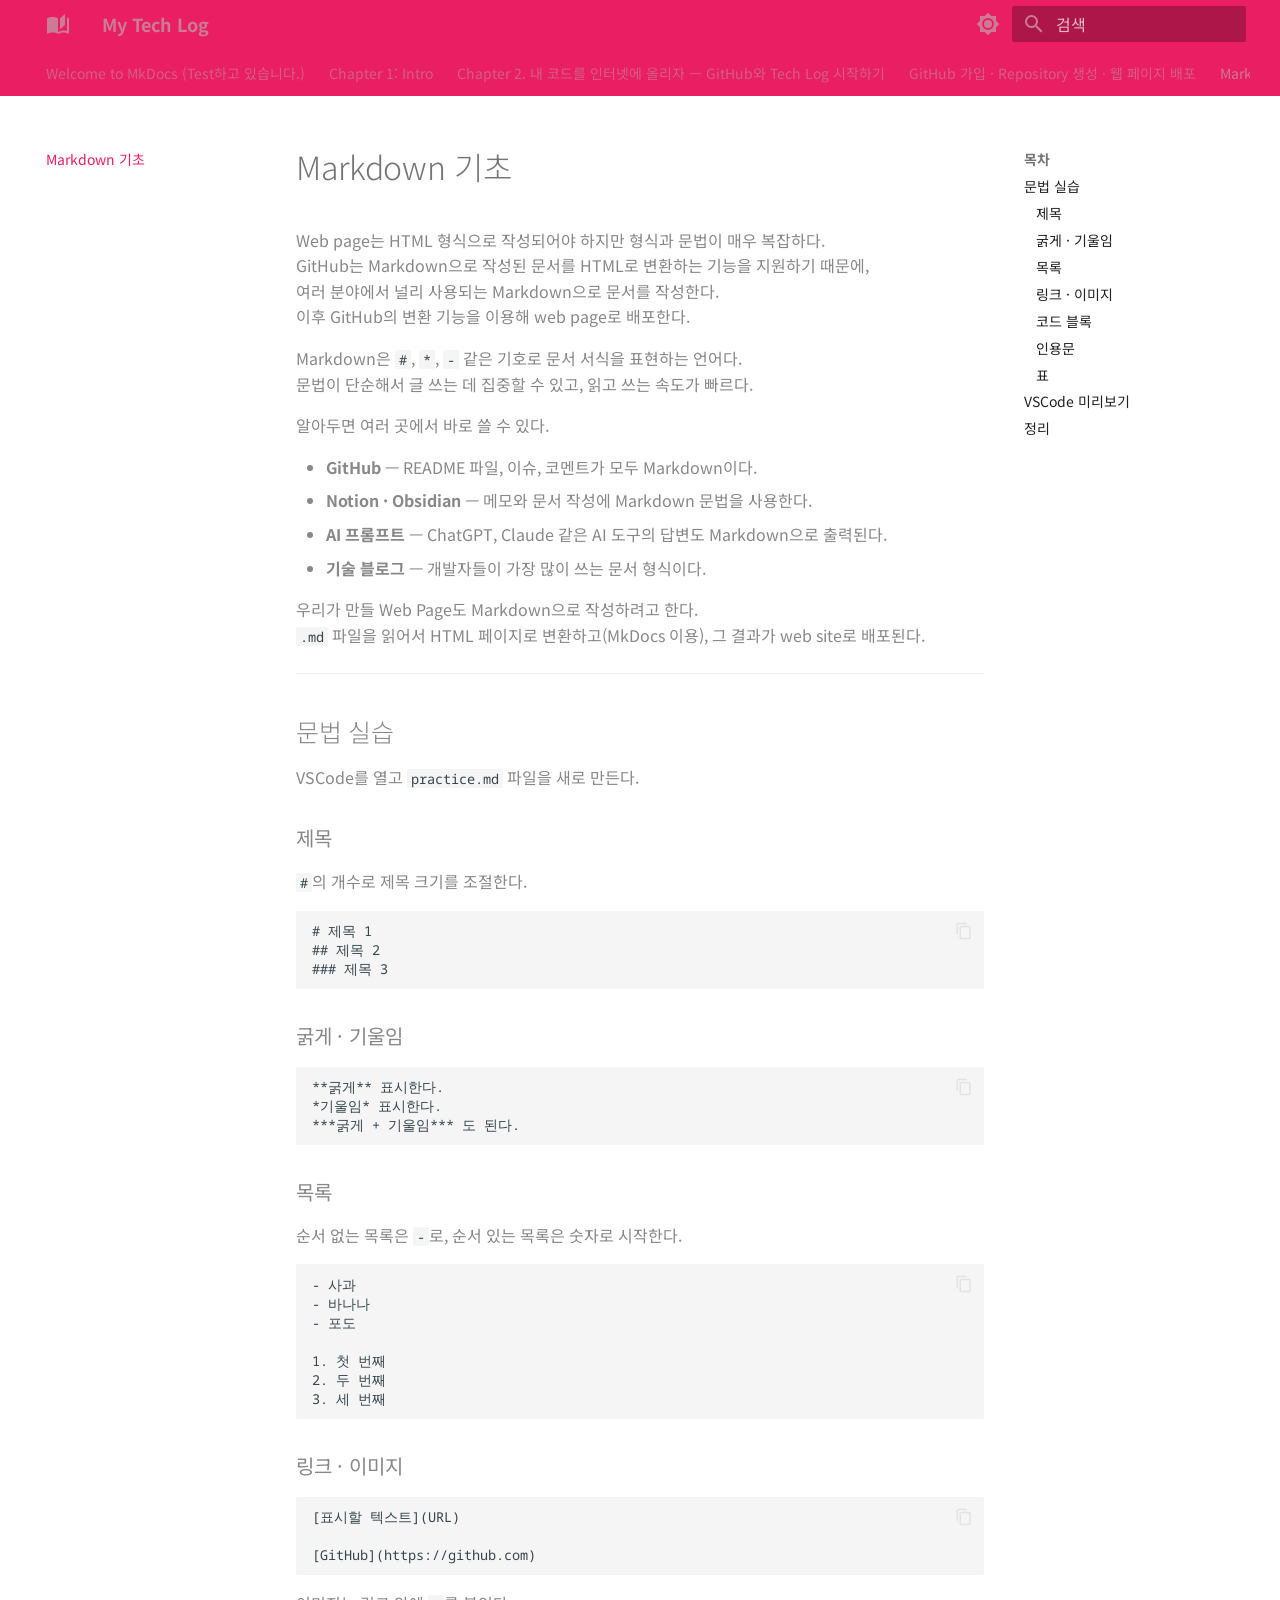
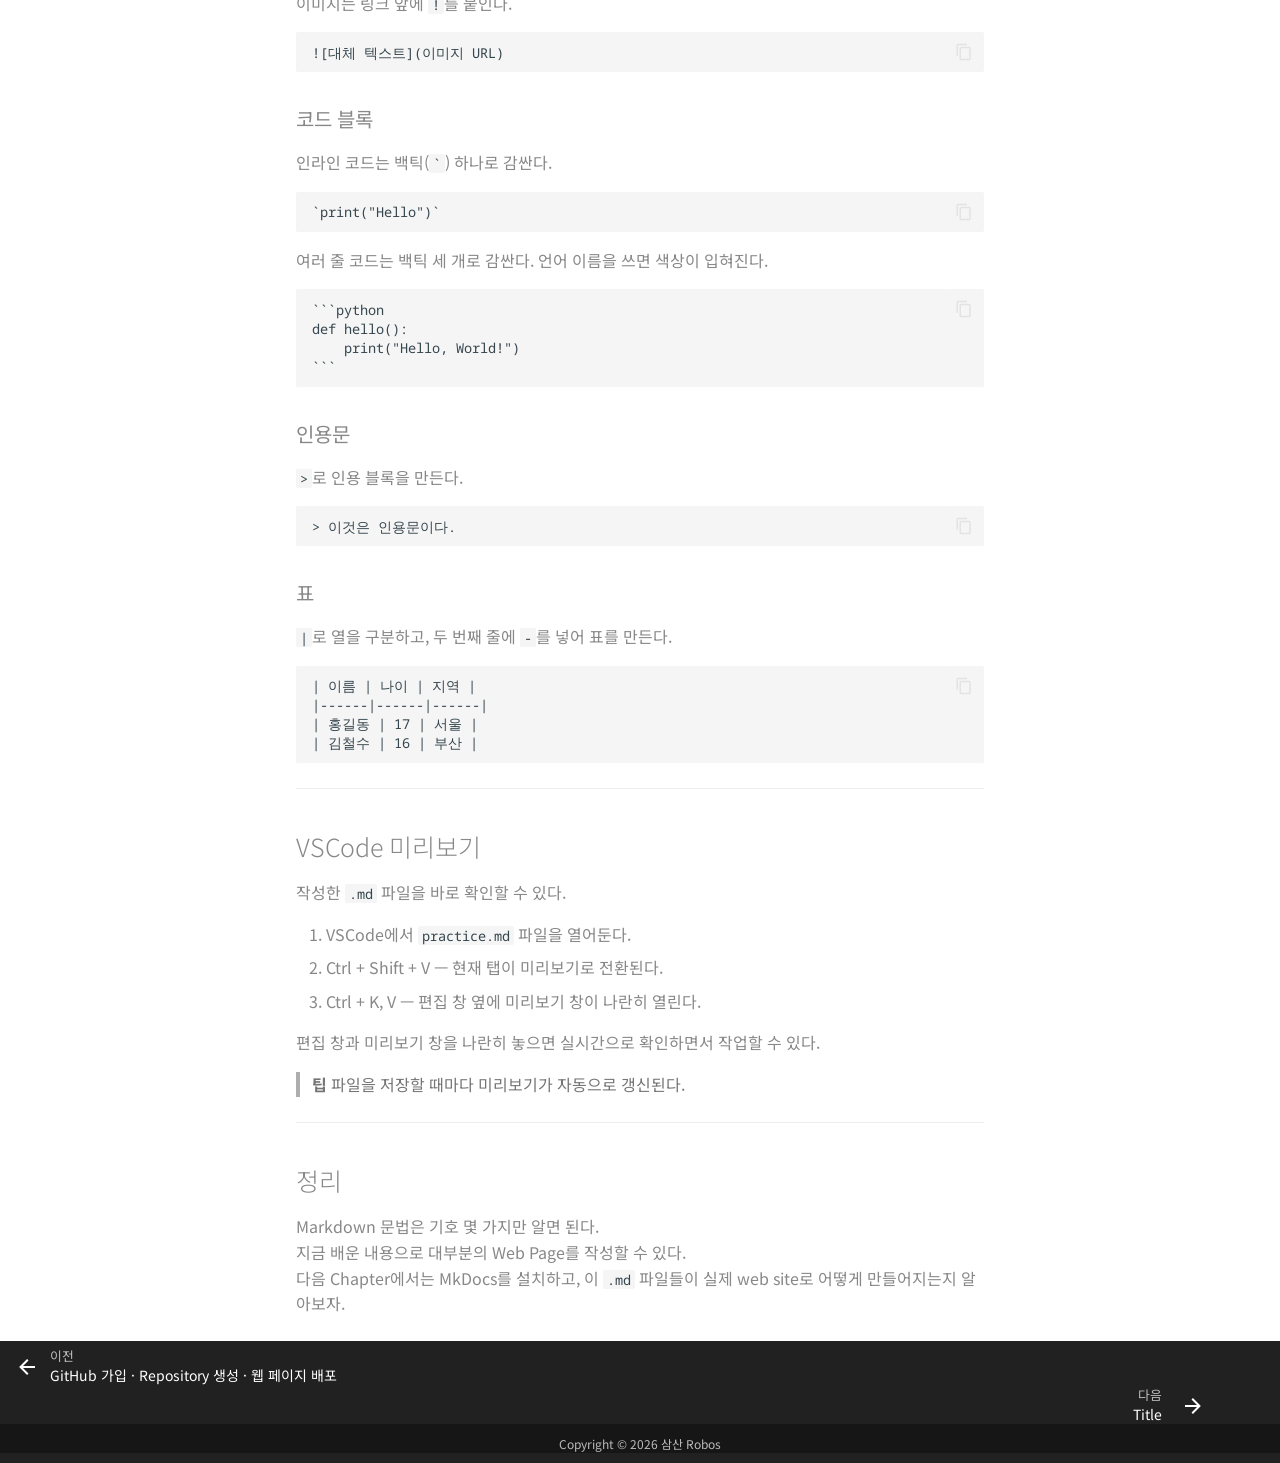
<file: 04_markdown/index.html>
<!doctype html>
<html lang="ko" class="no-js">
  <head>
    
      <meta charset="utf-8">
      <meta name="viewport" content="width=device-width,initial-scale=1">
      
      
      
      
        <link rel="prev" href="../03_github_pages/">
      
      
        <link rel="next" href="../04_practise/">
      
      
        
      
      
      <link rel="icon" href="../assets/images/favicon.png">
      <meta name="generator" content="mkdocs-1.6.1, mkdocs-material-9.7.6">
    
    
      
        <title>Markdown 기초 - My Tech Log</title>
      
    
    
      <link rel="stylesheet" href="../assets/stylesheets/main.484c7ddc.min.css">
      
        
        <link rel="stylesheet" href="../assets/stylesheets/palette.ab4e12ef.min.css">
      
      


    
    
      
    
    
      
        
        
        <link rel="preconnect" href="https://fonts.gstatic.com" crossorigin>
        <link rel="stylesheet" href="https://fonts.googleapis.com/css?family=Noto+Sans+KR:300,300i,400,400i,700,700i%7CNoto+Sans+Mono:400,400i,700,700i&display=fallback">
        <style>:root{--md-text-font:"Noto Sans KR";--md-code-font:"Noto Sans Mono"}</style>
      
    
    
      <link rel="stylesheet" href="../stylesheets/extra.css">
    
    <script>__md_scope=new URL("..",location),__md_hash=e=>[...e].reduce(((e,_)=>(e<<5)-e+_.charCodeAt(0)),0),__md_get=(e,_=localStorage,t=__md_scope)=>JSON.parse(_.getItem(t.pathname+"."+e)),__md_set=(e,_,t=localStorage,a=__md_scope)=>{try{t.setItem(a.pathname+"."+e,JSON.stringify(_))}catch(e){}}</script>
    
      

    
    
  </head>
  
  
    
    
      
    
    
    
    
    <body dir="ltr" data-md-color-scheme="default" data-md-color-primary="indigo" data-md-color-accent="indigo">
  
    
    <input class="md-toggle" data-md-toggle="drawer" type="checkbox" id="__drawer" autocomplete="off">
    <input class="md-toggle" data-md-toggle="search" type="checkbox" id="__search" autocomplete="off">
    <label class="md-overlay" for="__drawer"></label>
    <div data-md-component="skip">
      
        
        <a href="#markdown" class="md-skip">
          콘텐츠로 이동
        </a>
      
    </div>
    <div data-md-component="announce">
      
    </div>
    
    
      

<header class="md-header" data-md-component="header">
  <nav class="md-header__inner md-grid" aria-label="상단/헤더">
    <a href=".." title="My Tech Log" class="md-header__button md-logo" aria-label="My Tech Log" data-md-component="logo">
      
  
  <svg xmlns="http://www.w3.org/2000/svg" viewBox="0 0 24 24"><path d="m19 2-5 4.5v11l5-4.5zM6.5 5C4.55 5 2.45 5.4 1 6.5v14.66c0 .25.25.5.5.5.1 0 .15-.07.25-.07 1.35-.65 3.3-1.09 4.75-1.09 1.95 0 4.05.4 5.5 1.5 1.35-.85 3.8-1.5 5.5-1.5 1.65 0 3.35.31 4.75 1.06.1.05.15.03.25.03.25 0 .5-.25.5-.5V6.5c-.6-.45-1.25-.75-2-1V19c-1.1-.35-2.3-.5-3.5-.5-1.7 0-4.15.65-5.5 1.5V6.5C10.55 5.4 8.45 5 6.5 5"/></svg>

    </a>
    <label class="md-header__button md-icon" for="__drawer">
      
      <svg xmlns="http://www.w3.org/2000/svg" viewBox="0 0 24 24"><path d="M3 6h18v2H3zm0 5h18v2H3zm0 5h18v2H3z"/></svg>
    </label>
    <div class="md-header__title" data-md-component="header-title">
      <div class="md-header__ellipsis">
        <div class="md-header__topic">
          <span class="md-ellipsis">
            My Tech Log
          </span>
        </div>
        <div class="md-header__topic" data-md-component="header-topic">
          <span class="md-ellipsis">
            
              Markdown 기초
            
          </span>
        </div>
      </div>
    </div>
    
      
        <form class="md-header__option" data-md-component="palette">
  
    
    
    
    <input class="md-option" data-md-color-media="" data-md-color-scheme="default" data-md-color-primary="indigo" data-md-color-accent="indigo"  aria-label="어두운 테마로 전환"  type="radio" name="__palette" id="__palette_0">
    
      <label class="md-header__button md-icon" title="어두운 테마로 전환" for="__palette_1" hidden>
        <svg xmlns="http://www.w3.org/2000/svg" viewBox="0 0 24 24"><path d="M12 8a4 4 0 0 0-4 4 4 4 0 0 0 4 4 4 4 0 0 0 4-4 4 4 0 0 0-4-4m0 10a6 6 0 0 1-6-6 6 6 0 0 1 6-6 6 6 0 0 1 6 6 6 6 0 0 1-6 6m8-9.31V4h-4.69L12 .69 8.69 4H4v4.69L.69 12 4 15.31V20h4.69L12 23.31 15.31 20H20v-4.69L23.31 12z"/></svg>
      </label>
    
  
    
    
    
    <input class="md-option" data-md-color-media="" data-md-color-scheme="slate" data-md-color-primary="indigo" data-md-color-accent="indigo"  aria-label="밝은 테마로 전환"  type="radio" name="__palette" id="__palette_1">
    
      <label class="md-header__button md-icon" title="밝은 테마로 전환" for="__palette_0" hidden>
        <svg xmlns="http://www.w3.org/2000/svg" viewBox="0 0 24 24"><path d="M12 18c-.89 0-1.74-.2-2.5-.55C11.56 16.5 13 14.42 13 12s-1.44-4.5-3.5-5.45C10.26 6.2 11.11 6 12 6a6 6 0 0 1 6 6 6 6 0 0 1-6 6m8-9.31V4h-4.69L12 .69 8.69 4H4v4.69L.69 12 4 15.31V20h4.69L12 23.31 15.31 20H20v-4.69L23.31 12z"/></svg>
      </label>
    
  
</form>
      
    
    
      <script>var palette=__md_get("__palette");if(palette&&palette.color){if("(prefers-color-scheme)"===palette.color.media){var media=matchMedia("(prefers-color-scheme: light)"),input=document.querySelector(media.matches?"[data-md-color-media='(prefers-color-scheme: light)']":"[data-md-color-media='(prefers-color-scheme: dark)']");palette.color.media=input.getAttribute("data-md-color-media"),palette.color.scheme=input.getAttribute("data-md-color-scheme"),palette.color.primary=input.getAttribute("data-md-color-primary"),palette.color.accent=input.getAttribute("data-md-color-accent")}for(var[key,value]of Object.entries(palette.color))document.body.setAttribute("data-md-color-"+key,value)}</script>
    
    
    
      
      
        <label class="md-header__button md-icon" for="__search">
          
          <svg xmlns="http://www.w3.org/2000/svg" viewBox="0 0 24 24"><path d="M9.5 3A6.5 6.5 0 0 1 16 9.5c0 1.61-.59 3.09-1.56 4.23l.27.27h.79l5 5-1.5 1.5-5-5v-.79l-.27-.27A6.52 6.52 0 0 1 9.5 16 6.5 6.5 0 0 1 3 9.5 6.5 6.5 0 0 1 9.5 3m0 2C7 5 5 7 5 9.5S7 14 9.5 14 14 12 14 9.5 12 5 9.5 5"/></svg>
        </label>
        <div class="md-search" data-md-component="search" role="dialog">
  <label class="md-search__overlay" for="__search"></label>
  <div class="md-search__inner" role="search">
    <form class="md-search__form" name="search">
      <input type="text" class="md-search__input" name="query" aria-label="검색" placeholder="검색" autocapitalize="off" autocorrect="off" autocomplete="off" spellcheck="false" data-md-component="search-query" required>
      <label class="md-search__icon md-icon" for="__search">
        
        <svg xmlns="http://www.w3.org/2000/svg" viewBox="0 0 24 24"><path d="M9.5 3A6.5 6.5 0 0 1 16 9.5c0 1.61-.59 3.09-1.56 4.23l.27.27h.79l5 5-1.5 1.5-5-5v-.79l-.27-.27A6.52 6.52 0 0 1 9.5 16 6.5 6.5 0 0 1 3 9.5 6.5 6.5 0 0 1 9.5 3m0 2C7 5 5 7 5 9.5S7 14 9.5 14 14 12 14 9.5 12 5 9.5 5"/></svg>
        
        <svg xmlns="http://www.w3.org/2000/svg" viewBox="0 0 24 24"><path d="M20 11v2H8l5.5 5.5-1.42 1.42L4.16 12l7.92-7.92L13.5 5.5 8 11z"/></svg>
      </label>
      <nav class="md-search__options" aria-label="검색">
        
        <button type="reset" class="md-search__icon md-icon" title="지우기" aria-label="지우기" tabindex="-1">
          
          <svg xmlns="http://www.w3.org/2000/svg" viewBox="0 0 24 24"><path d="M19 6.41 17.59 5 12 10.59 6.41 5 5 6.41 10.59 12 5 17.59 6.41 19 12 13.41 17.59 19 19 17.59 13.41 12z"/></svg>
        </button>
      </nav>
      
        <div class="md-search__suggest" data-md-component="search-suggest"></div>
      
    </form>
    <div class="md-search__output">
      <div class="md-search__scrollwrap" tabindex="0" data-md-scrollfix>
        <div class="md-search-result" data-md-component="search-result">
          <div class="md-search-result__meta">
            검색 초기화
          </div>
          <ol class="md-search-result__list" role="presentation"></ol>
        </div>
      </div>
    </div>
  </div>
</div>
      
    
    
  </nav>
  
</header>
    
    <div class="md-container" data-md-component="container">
      
      
        
          
            
<nav class="md-tabs" aria-label="탭" data-md-component="tabs">
  <div class="md-grid">
    <ul class="md-tabs__list">
      
        
  
  
  
  
    <li class="md-tabs__item">
      <a href=".." class="md-tabs__link">
        
  
  
    
  
  Welcome to MkDocs (Test하고 있습니다.)

      </a>
    </li>
  

      
        
  
  
  
  
    <li class="md-tabs__item">
      <a href="../01_intro/" class="md-tabs__link">
        
  
  
    
  
  Chapter 1: Intro

      </a>
    </li>
  

      
        
  
  
  
  
    <li class="md-tabs__item">
      <a href="../02_github/" class="md-tabs__link">
        
  
  
    
  
  Chapter 2. 내 코드를 인터넷에 올리자 — GitHub와 Tech Log 시작하기

      </a>
    </li>
  

      
        
  
  
  
  
    <li class="md-tabs__item">
      <a href="../03_github_pages/" class="md-tabs__link">
        
  
  
    
  
  GitHub 가입 · Repository 생성 · 웹 페이지 배포

      </a>
    </li>
  

      
        
  
  
  
    
  
  
    <li class="md-tabs__item md-tabs__item--active">
      <a href="./" class="md-tabs__link">
        
  
  
    
  
  Markdown 기초

      </a>
    </li>
  

      
        
  
  
  
  
    <li class="md-tabs__item">
      <a href="../04_practise/" class="md-tabs__link">
        
  
  
    
  
  Title

      </a>
    </li>
  

      
        
  
  
  
  
    <li class="md-tabs__item">
      <a href="../05_mkdocs-setup/" class="md-tabs__link">
        
  
  
    
  
  MkDocs 설치 · 프로젝트 구조 설정

      </a>
    </li>
  

      
        
  
  
  
  
    <li class="md-tabs__item">
      <a href="../06_git-deploy/" class="md-tabs__link">
        
  
  
    
  
  Git 기초 · 배포

      </a>
    </li>
  

      
    </ul>
  </div>
</nav>
          
        
      
      <main class="md-main" data-md-component="main">
        <div class="md-main__inner md-grid">
          
            
              
              <div class="md-sidebar md-sidebar--primary" data-md-component="sidebar" data-md-type="navigation" >
                <div class="md-sidebar__scrollwrap">
                  <div class="md-sidebar__inner">
                    


  


<nav class="md-nav md-nav--primary md-nav--lifted" aria-label="네비게이션" data-md-level="0">
  <label class="md-nav__title" for="__drawer">
    <a href=".." title="My Tech Log" class="md-nav__button md-logo" aria-label="My Tech Log" data-md-component="logo">
      
  
  <svg xmlns="http://www.w3.org/2000/svg" viewBox="0 0 24 24"><path d="m19 2-5 4.5v11l5-4.5zM6.5 5C4.55 5 2.45 5.4 1 6.5v14.66c0 .25.25.5.5.5.1 0 .15-.07.25-.07 1.35-.65 3.3-1.09 4.75-1.09 1.95 0 4.05.4 5.5 1.5 1.35-.85 3.8-1.5 5.5-1.5 1.65 0 3.35.31 4.75 1.06.1.05.15.03.25.03.25 0 .5-.25.5-.5V6.5c-.6-.45-1.25-.75-2-1V19c-1.1-.35-2.3-.5-3.5-.5-1.7 0-4.15.65-5.5 1.5V6.5C10.55 5.4 8.45 5 6.5 5"/></svg>

    </a>
    My Tech Log
  </label>
  
  <ul class="md-nav__list" data-md-scrollfix>
    
      
      
  
  
  
  
    <li class="md-nav__item">
      <a href=".." class="md-nav__link">
        
  
  
  <span class="md-ellipsis">
    
  
    Welcome to MkDocs (Test하고 있습니다.)
  

    
  </span>
  
  

      </a>
    </li>
  

    
      
      
  
  
  
  
    <li class="md-nav__item">
      <a href="../01_intro/" class="md-nav__link">
        
  
  
  <span class="md-ellipsis">
    
  
    Chapter 1: Intro
  

    
  </span>
  
  

      </a>
    </li>
  

    
      
      
  
  
  
  
    <li class="md-nav__item">
      <a href="../02_github/" class="md-nav__link">
        
  
  
  <span class="md-ellipsis">
    
  
    Chapter 2. 내 코드를 인터넷에 올리자 — GitHub와 Tech Log 시작하기
  

    
  </span>
  
  

      </a>
    </li>
  

    
      
      
  
  
  
  
    <li class="md-nav__item">
      <a href="../03_github_pages/" class="md-nav__link">
        
  
  
  <span class="md-ellipsis">
    
  
    GitHub 가입 · Repository 생성 · 웹 페이지 배포
  

    
  </span>
  
  

      </a>
    </li>
  

    
      
      
  
  
    
  
  
  
    <li class="md-nav__item md-nav__item--active">
      
      <input class="md-nav__toggle md-toggle" type="checkbox" id="__toc">
      
      
        
      
      
        <label class="md-nav__link md-nav__link--active" for="__toc">
          
  
  
  <span class="md-ellipsis">
    
  
    Markdown 기초
  

    
  </span>
  
  

          <span class="md-nav__icon md-icon"></span>
        </label>
      
      <a href="./" class="md-nav__link md-nav__link--active">
        
  
  
  <span class="md-ellipsis">
    
  
    Markdown 기초
  

    
  </span>
  
  

      </a>
      
        

<nav class="md-nav md-nav--secondary" aria-label="목차">
  
  
  
    
  
  
    <label class="md-nav__title" for="__toc">
      <span class="md-nav__icon md-icon"></span>
      목차
    </label>
    <ul class="md-nav__list" data-md-component="toc" data-md-scrollfix>
      
        <li class="md-nav__item">
  <a href="#_1" class="md-nav__link">
    <span class="md-ellipsis">
      
        문법 실습
      
    </span>
  </a>
  
    <nav class="md-nav" aria-label="문법 실습">
      <ul class="md-nav__list">
        
          <li class="md-nav__item">
  <a href="#_2" class="md-nav__link">
    <span class="md-ellipsis">
      
        제목
      
    </span>
  </a>
  
</li>
        
          <li class="md-nav__item">
  <a href="#_3" class="md-nav__link">
    <span class="md-ellipsis">
      
        굵게 · 기울임
      
    </span>
  </a>
  
</li>
        
          <li class="md-nav__item">
  <a href="#_4" class="md-nav__link">
    <span class="md-ellipsis">
      
        목록
      
    </span>
  </a>
  
</li>
        
          <li class="md-nav__item">
  <a href="#_5" class="md-nav__link">
    <span class="md-ellipsis">
      
        링크 · 이미지
      
    </span>
  </a>
  
</li>
        
          <li class="md-nav__item">
  <a href="#_6" class="md-nav__link">
    <span class="md-ellipsis">
      
        코드 블록
      
    </span>
  </a>
  
</li>
        
          <li class="md-nav__item">
  <a href="#_7" class="md-nav__link">
    <span class="md-ellipsis">
      
        인용문
      
    </span>
  </a>
  
</li>
        
          <li class="md-nav__item">
  <a href="#_8" class="md-nav__link">
    <span class="md-ellipsis">
      
        표
      
    </span>
  </a>
  
</li>
        
      </ul>
    </nav>
  
</li>
      
        <li class="md-nav__item">
  <a href="#vscode" class="md-nav__link">
    <span class="md-ellipsis">
      
        VSCode 미리보기
      
    </span>
  </a>
  
</li>
      
        <li class="md-nav__item">
  <a href="#_9" class="md-nav__link">
    <span class="md-ellipsis">
      
        정리
      
    </span>
  </a>
  
</li>
      
    </ul>
  
</nav>
      
    </li>
  

    
      
      
  
  
  
  
    <li class="md-nav__item">
      <a href="../04_practise/" class="md-nav__link">
        
  
  
  <span class="md-ellipsis">
    
  
    Title
  

    
  </span>
  
  

      </a>
    </li>
  

    
      
      
  
  
  
  
    <li class="md-nav__item">
      <a href="../05_mkdocs-setup/" class="md-nav__link">
        
  
  
  <span class="md-ellipsis">
    
  
    MkDocs 설치 · 프로젝트 구조 설정
  

    
  </span>
  
  

      </a>
    </li>
  

    
      
      
  
  
  
  
    <li class="md-nav__item">
      <a href="../06_git-deploy/" class="md-nav__link">
        
  
  
  <span class="md-ellipsis">
    
  
    Git 기초 · 배포
  

    
  </span>
  
  

      </a>
    </li>
  

    
  </ul>
</nav>
                  </div>
                </div>
              </div>
            
            
              
              <div class="md-sidebar md-sidebar--secondary" data-md-component="sidebar" data-md-type="toc" >
                <div class="md-sidebar__scrollwrap">
                  <div class="md-sidebar__inner">
                    

<nav class="md-nav md-nav--secondary" aria-label="목차">
  
  
  
    
  
  
    <label class="md-nav__title" for="__toc">
      <span class="md-nav__icon md-icon"></span>
      목차
    </label>
    <ul class="md-nav__list" data-md-component="toc" data-md-scrollfix>
      
        <li class="md-nav__item">
  <a href="#_1" class="md-nav__link">
    <span class="md-ellipsis">
      
        문법 실습
      
    </span>
  </a>
  
    <nav class="md-nav" aria-label="문법 실습">
      <ul class="md-nav__list">
        
          <li class="md-nav__item">
  <a href="#_2" class="md-nav__link">
    <span class="md-ellipsis">
      
        제목
      
    </span>
  </a>
  
</li>
        
          <li class="md-nav__item">
  <a href="#_3" class="md-nav__link">
    <span class="md-ellipsis">
      
        굵게 · 기울임
      
    </span>
  </a>
  
</li>
        
          <li class="md-nav__item">
  <a href="#_4" class="md-nav__link">
    <span class="md-ellipsis">
      
        목록
      
    </span>
  </a>
  
</li>
        
          <li class="md-nav__item">
  <a href="#_5" class="md-nav__link">
    <span class="md-ellipsis">
      
        링크 · 이미지
      
    </span>
  </a>
  
</li>
        
          <li class="md-nav__item">
  <a href="#_6" class="md-nav__link">
    <span class="md-ellipsis">
      
        코드 블록
      
    </span>
  </a>
  
</li>
        
          <li class="md-nav__item">
  <a href="#_7" class="md-nav__link">
    <span class="md-ellipsis">
      
        인용문
      
    </span>
  </a>
  
</li>
        
          <li class="md-nav__item">
  <a href="#_8" class="md-nav__link">
    <span class="md-ellipsis">
      
        표
      
    </span>
  </a>
  
</li>
        
      </ul>
    </nav>
  
</li>
      
        <li class="md-nav__item">
  <a href="#vscode" class="md-nav__link">
    <span class="md-ellipsis">
      
        VSCode 미리보기
      
    </span>
  </a>
  
</li>
      
        <li class="md-nav__item">
  <a href="#_9" class="md-nav__link">
    <span class="md-ellipsis">
      
        정리
      
    </span>
  </a>
  
</li>
      
    </ul>
  
</nav>
                  </div>
                </div>
              </div>
            
          
          
            <div class="md-content" data-md-component="content">
              
              <article class="md-content__inner md-typeset">
                
                  



<h1 id="markdown">Markdown 기초</h1>
<p>Web page는 HTML 형식으로 작성되어야 하지만 형식과 문법이 매우 복잡하다. <br />
GitHub는 Markdown으로 작성된 문서를 HTML로 변환하는 기능을 지원하기 때문에,<br />
여러 분야에서 널리 사용되는 Markdown으로 문서를 작성한다. <br />
이후 GitHub의 변환 기능을 이용해 web page로 배포한다.</p>
<p>Markdown은 <code>#</code>, <code>*</code>, <code>-</code> 같은 기호로 문서 서식을 표현하는 언어다. <br />
문법이 단순해서 글 쓰는 데 집중할 수 있고, 읽고 쓰는 속도가 빠르다.</p>
<p>알아두면 여러 곳에서 바로 쓸 수 있다.</p>
<ul>
<li><strong>GitHub</strong> — README 파일, 이슈, 코멘트가 모두 Markdown이다.</li>
<li><strong>Notion · Obsidian</strong> — 메모와 문서 작성에 Markdown 문법을 사용한다.</li>
<li><strong>AI 프롬프트</strong> — ChatGPT, Claude 같은 AI 도구의 답변도 Markdown으로 출력된다.</li>
<li><strong>기술 블로그</strong> — 개발자들이 가장 많이 쓰는 문서 형식이다.</li>
</ul>
<p>우리가 만들 Web Page도 Markdown으로 작성하려고 한다. <br />
<code>.md</code> 파일을 읽어서 HTML 페이지로 변환하고(MkDocs 이용), 그 결과가 web site로 배포된다.</p>
<hr />
<h2 id="_1">문법 실습</h2>
<p>VSCode를 열고 <code>practice.md</code> 파일을 새로 만든다.</p>
<h3 id="_2">제목</h3>
<p><code>#</code>의 개수로 제목 크기를 조절한다.</p>
<pre><code class="language-markdown"># 제목 1
## 제목 2
### 제목 3
</code></pre>
<h3 id="_3">굵게 · 기울임</h3>
<pre><code class="language-markdown">**굵게** 표시한다.
*기울임* 표시한다.
***굵게 + 기울임*** 도 된다.
</code></pre>
<h3 id="_4">목록</h3>
<p>순서 없는 목록은 <code>-</code>로, 순서 있는 목록은 숫자로 시작한다.</p>
<pre><code class="language-markdown">- 사과
- 바나나
- 포도

1. 첫 번째
2. 두 번째
3. 세 번째
</code></pre>
<h3 id="_5">링크 · 이미지</h3>
<pre><code class="language-markdown">[표시할 텍스트](URL)

[GitHub](https://github.com)
</code></pre>
<p>이미지는 링크 앞에 <code>!</code>를 붙인다.</p>
<pre><code class="language-markdown">![대체 텍스트](이미지 URL)
</code></pre>
<h3 id="_6">코드 블록</h3>
<p>인라인 코드는 백틱(<code>`</code>) 하나로 감싼다.</p>
<pre><code class="language-markdown">`print(&quot;Hello&quot;)`
</code></pre>
<p>여러 줄 코드는 백틱 세 개로 감싼다. 언어 이름을 쓰면 색상이 입혀진다.</p>
<pre><code class="language-markdown">```python
def hello():
    print(&quot;Hello, World!&quot;)
```
</code></pre>
<h3 id="_7">인용문</h3>
<p><code>&gt;</code>로 인용 블록을 만든다.</p>
<pre><code class="language-markdown">&gt; 이것은 인용문이다.
</code></pre>
<h3 id="_8">표</h3>
<p><code>|</code>로 열을 구분하고, 두 번째 줄에 <code>-</code>를 넣어 표를 만든다.</p>
<pre><code class="language-markdown">| 이름 | 나이 | 지역 |
|------|------|------|
| 홍길동 | 17 | 서울 |
| 김철수 | 16 | 부산 |
</code></pre>
<hr />
<h2 id="vscode">VSCode 미리보기</h2>
<p>작성한 <code>.md</code> 파일을 바로 확인할 수 있다.</p>
<ol>
<li>VSCode에서 <code>practice.md</code> 파일을 열어둔다.</li>
<li>Ctrl + Shift + V — 현재 탭이 미리보기로 전환된다.</li>
<li>Ctrl + K, V — 편집 창 옆에 미리보기 창이 나란히 열린다.</li>
</ol>
<p>편집 창과 미리보기 창을 나란히 놓으면 실시간으로 확인하면서 작업할 수 있다.</p>
<blockquote>
<p><strong>팁</strong> 파일을 저장할 때마다 미리보기가 자동으로 갱신된다.</p>
</blockquote>
<hr />
<h2 id="_9">정리</h2>
<p>Markdown 문법은 기호 몇 가지만 알면 된다. <br />
지금 배운 내용으로 대부분의 Web Page를 작성할 수 있다. <br />
다음 Chapter에서는 MkDocs를 설치하고, 이 <code>.md</code> 파일들이 실제 web site로 어떻게 만들어지는지 알아보자.</p>












                
              </article>
            </div>
          
          
<script>var target=document.getElementById(location.hash.slice(1));target&&target.name&&(target.checked=target.name.startsWith("__tabbed_"))</script>
        </div>
        
          <button type="button" class="md-top md-icon" data-md-component="top" hidden>
  
  <svg xmlns="http://www.w3.org/2000/svg" viewBox="0 0 24 24"><path d="M13 20h-2V8l-5.5 5.5-1.42-1.42L12 4.16l7.92 7.92-1.42 1.42L13 8z"/></svg>
  맨위로
</button>
        
      </main>
      
        <footer class="md-footer">
  
    
      
      <nav class="md-footer__inner md-grid" aria-label="하단/푸터" >
        
          
          <a href="../03_github_pages/" class="md-footer__link md-footer__link--prev" aria-label="이전: GitHub 가입 · Repository 생성 · 웹 페이지 배포">
            <div class="md-footer__button md-icon">
              
              <svg xmlns="http://www.w3.org/2000/svg" viewBox="0 0 24 24"><path d="M20 11v2H8l5.5 5.5-1.42 1.42L4.16 12l7.92-7.92L13.5 5.5 8 11z"/></svg>
            </div>
            <div class="md-footer__title">
              <span class="md-footer__direction">
                이전
              </span>
              <div class="md-ellipsis">
                GitHub 가입 · Repository 생성 · 웹 페이지 배포
              </div>
            </div>
          </a>
        
        
          
          <a href="../04_practise/" class="md-footer__link md-footer__link--next" aria-label="다음: Title">
            <div class="md-footer__title">
              <span class="md-footer__direction">
                다음
              </span>
              <div class="md-ellipsis">
                Title
              </div>
            </div>
            <div class="md-footer__button md-icon">
              
              <svg xmlns="http://www.w3.org/2000/svg" viewBox="0 0 24 24"><path d="M4 11v2h12l-5.5 5.5 1.42 1.42L19.84 12l-7.92-7.92L10.5 5.5 16 11z"/></svg>
            </div>
          </a>
        
      </nav>
    
  
  <div class="md-footer-meta md-typeset">
    <div class="md-footer-meta__inner md-grid">
      <div class="md-copyright">
  
    <div class="md-copyright__highlight">
      Copyright &copy; 2026 삼산 Robos
    </div>
  
  
</div>
      
    </div>
  </div>
</footer>
      
    </div>
    <div class="md-dialog" data-md-component="dialog">
      <div class="md-dialog__inner md-typeset"></div>
    </div>
    
    
    
      
      
      <script id="__config" type="application/json">{"annotate": null, "base": "..", "features": ["navigation.top", "navigation.footer", "navigation.tabs", "search.highlight", "search.suggest", "content.code.copy"], "search": "../assets/javascripts/workers/search.2c215733.min.js", "tags": null, "translations": {"clipboard.copied": "\ud074\ub9bd\ubcf4\ub4dc\uc5d0 \ubcf5\uc0ac\ub428", "clipboard.copy": "\ud074\ub9bd\ubcf4\ub4dc\ub85c \ubcf5\uc0ac", "search.result.more.one": "\uc774 \ubb38\uc11c\uc5d0\uc11c 1\uac1c\uc758 \uac80\uc0c9 \uacb0\uacfc \ub354 \ubcf4\uae30", "search.result.more.other": "\uc774 \ubb38\uc11c\uc5d0\uc11c #\uac1c\uc758 \uac80\uc0c9 \uacb0\uacfc \ub354 \ubcf4\uae30", "search.result.none": "\uac80\uc0c9\uc5b4\uc640 \uc77c\uce58\ud558\ub294 \ubb38\uc11c\uac00 \uc5c6\uc2b5\ub2c8\ub2e4", "search.result.one": "1\uac1c\uc758 \uc77c\uce58\ud558\ub294 \ubb38\uc11c", "search.result.other": "#\uac1c\uc758 \uc77c\uce58\ud558\ub294 \ubb38\uc11c", "search.result.placeholder": "\uac80\uc0c9\uc5b4\ub97c \uc785\ub825\ud558\uc138\uc694", "search.result.term.missing": "\ud3ec\ud568\ub418\uc9c0 \uc54a\uc740 \uac80\uc0c9\uc5b4", "select.version": "\ubc84\uc804 \uc120\ud0dd"}, "version": null}</script>
    
    
      <script src="../assets/javascripts/bundle.79ae519e.min.js"></script>
      
    
  </body>
</html>
</file>
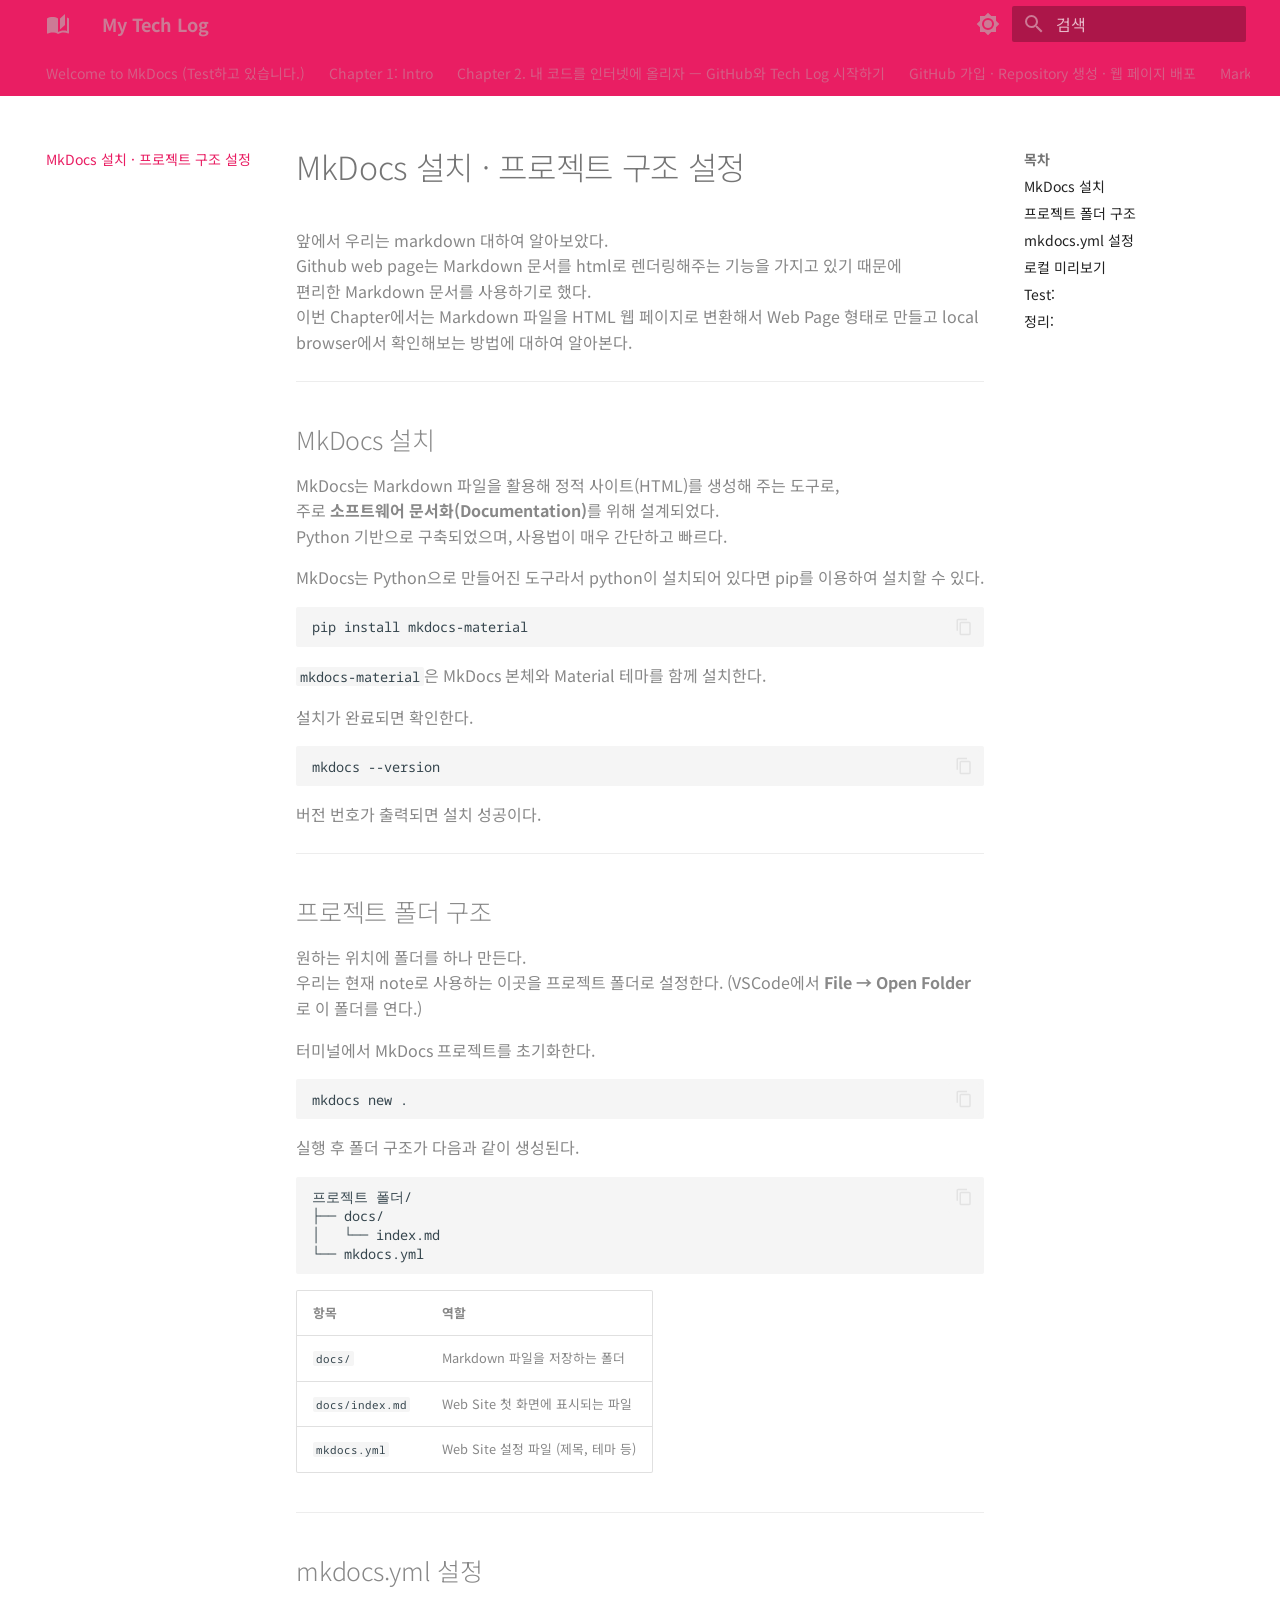
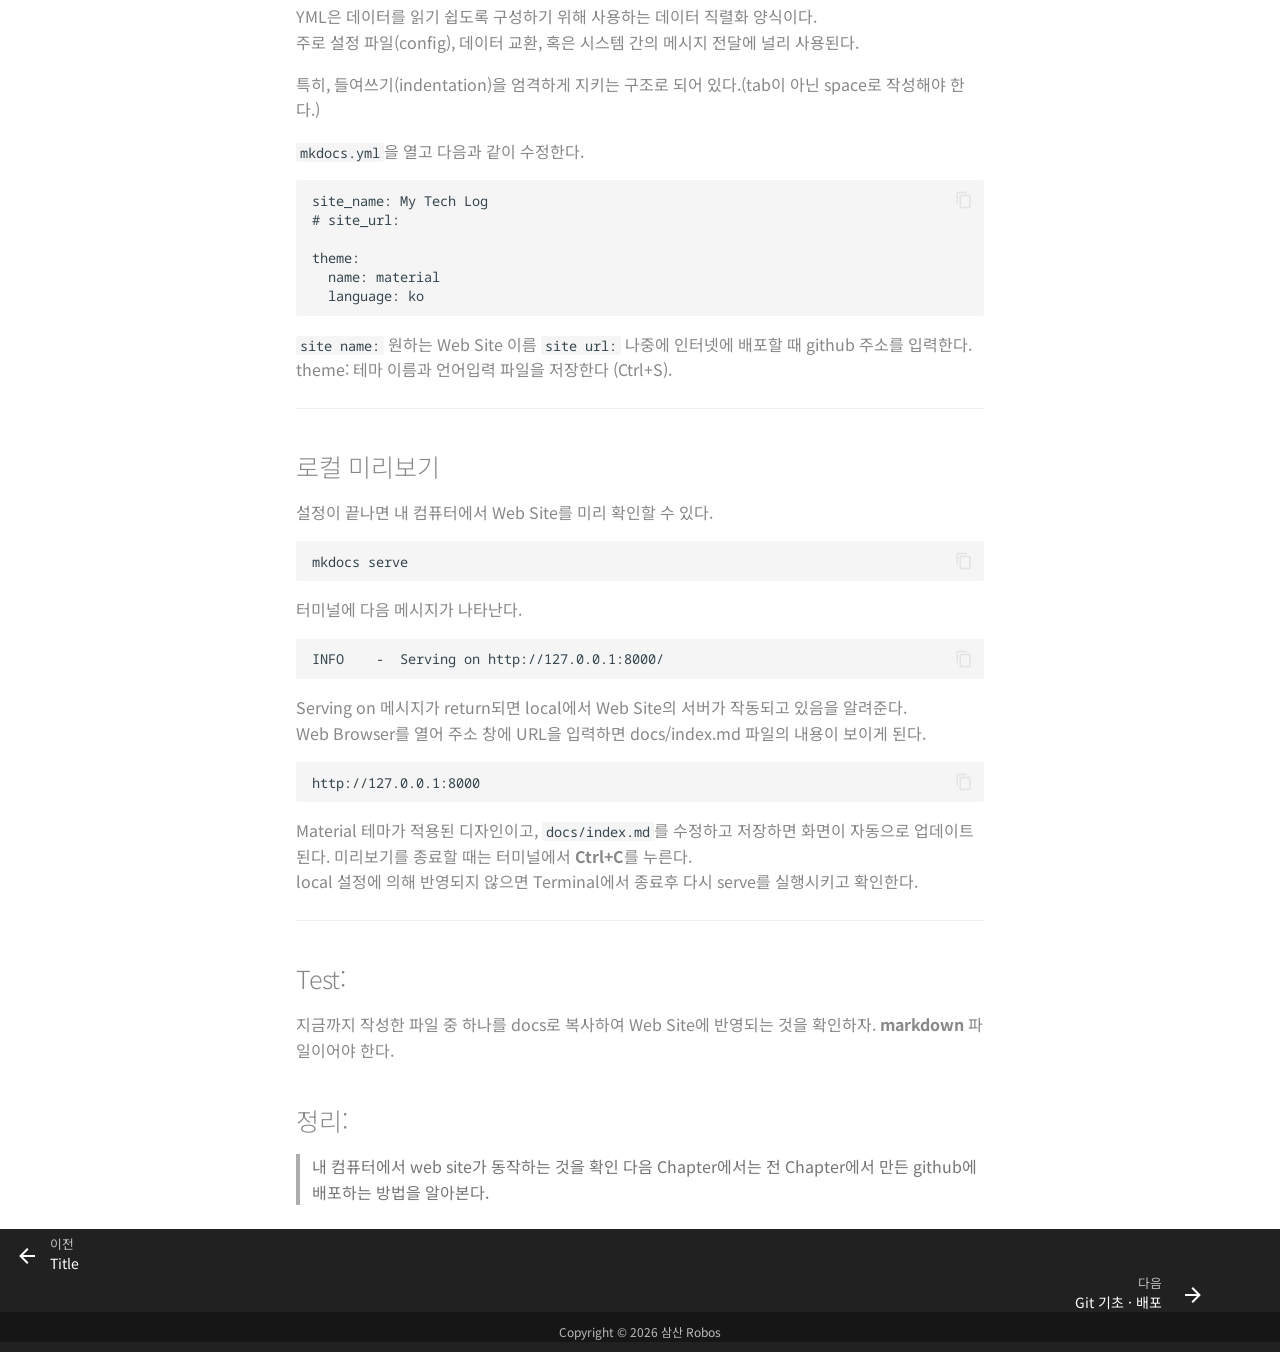
<file: 05_mkdocs-setup/index.html>
<!doctype html>
<html lang="ko" class="no-js">
  <head>
    
      <meta charset="utf-8">
      <meta name="viewport" content="width=device-width,initial-scale=1">
      
      
      
      
        <link rel="prev" href="../04_practise/">
      
      
        <link rel="next" href="../06_git-deploy/">
      
      
        
      
      
      <link rel="icon" href="../assets/images/favicon.png">
      <meta name="generator" content="mkdocs-1.6.1, mkdocs-material-9.7.6">
    
    
      
        <title>MkDocs 설치 · 프로젝트 구조 설정 - My Tech Log</title>
      
    
    
      <link rel="stylesheet" href="../assets/stylesheets/main.484c7ddc.min.css">
      
        
        <link rel="stylesheet" href="../assets/stylesheets/palette.ab4e12ef.min.css">
      
      


    
    
      
    
    
      
        
        
        <link rel="preconnect" href="https://fonts.gstatic.com" crossorigin>
        <link rel="stylesheet" href="https://fonts.googleapis.com/css?family=Noto+Sans+KR:300,300i,400,400i,700,700i%7CNoto+Sans+Mono:400,400i,700,700i&display=fallback">
        <style>:root{--md-text-font:"Noto Sans KR";--md-code-font:"Noto Sans Mono"}</style>
      
    
    
      <link rel="stylesheet" href="../stylesheets/extra.css">
    
    <script>__md_scope=new URL("..",location),__md_hash=e=>[...e].reduce(((e,_)=>(e<<5)-e+_.charCodeAt(0)),0),__md_get=(e,_=localStorage,t=__md_scope)=>JSON.parse(_.getItem(t.pathname+"."+e)),__md_set=(e,_,t=localStorage,a=__md_scope)=>{try{t.setItem(a.pathname+"."+e,JSON.stringify(_))}catch(e){}}</script>
    
      

    
    
  </head>
  
  
    
    
      
    
    
    
    
    <body dir="ltr" data-md-color-scheme="default" data-md-color-primary="indigo" data-md-color-accent="indigo">
  
    
    <input class="md-toggle" data-md-toggle="drawer" type="checkbox" id="__drawer" autocomplete="off">
    <input class="md-toggle" data-md-toggle="search" type="checkbox" id="__search" autocomplete="off">
    <label class="md-overlay" for="__drawer"></label>
    <div data-md-component="skip">
      
        
        <a href="#mkdocs" class="md-skip">
          콘텐츠로 이동
        </a>
      
    </div>
    <div data-md-component="announce">
      
    </div>
    
    
      

<header class="md-header" data-md-component="header">
  <nav class="md-header__inner md-grid" aria-label="상단/헤더">
    <a href=".." title="My Tech Log" class="md-header__button md-logo" aria-label="My Tech Log" data-md-component="logo">
      
  
  <svg xmlns="http://www.w3.org/2000/svg" viewBox="0 0 24 24"><path d="m19 2-5 4.5v11l5-4.5zM6.5 5C4.55 5 2.45 5.4 1 6.5v14.66c0 .25.25.5.5.5.1 0 .15-.07.25-.07 1.35-.65 3.3-1.09 4.75-1.09 1.95 0 4.05.4 5.5 1.5 1.35-.85 3.8-1.5 5.5-1.5 1.65 0 3.35.31 4.75 1.06.1.05.15.03.25.03.25 0 .5-.25.5-.5V6.5c-.6-.45-1.25-.75-2-1V19c-1.1-.35-2.3-.5-3.5-.5-1.7 0-4.15.65-5.5 1.5V6.5C10.55 5.4 8.45 5 6.5 5"/></svg>

    </a>
    <label class="md-header__button md-icon" for="__drawer">
      
      <svg xmlns="http://www.w3.org/2000/svg" viewBox="0 0 24 24"><path d="M3 6h18v2H3zm0 5h18v2H3zm0 5h18v2H3z"/></svg>
    </label>
    <div class="md-header__title" data-md-component="header-title">
      <div class="md-header__ellipsis">
        <div class="md-header__topic">
          <span class="md-ellipsis">
            My Tech Log
          </span>
        </div>
        <div class="md-header__topic" data-md-component="header-topic">
          <span class="md-ellipsis">
            
              MkDocs 설치 · 프로젝트 구조 설정
            
          </span>
        </div>
      </div>
    </div>
    
      
        <form class="md-header__option" data-md-component="palette">
  
    
    
    
    <input class="md-option" data-md-color-media="" data-md-color-scheme="default" data-md-color-primary="indigo" data-md-color-accent="indigo"  aria-label="어두운 테마로 전환"  type="radio" name="__palette" id="__palette_0">
    
      <label class="md-header__button md-icon" title="어두운 테마로 전환" for="__palette_1" hidden>
        <svg xmlns="http://www.w3.org/2000/svg" viewBox="0 0 24 24"><path d="M12 8a4 4 0 0 0-4 4 4 4 0 0 0 4 4 4 4 0 0 0 4-4 4 4 0 0 0-4-4m0 10a6 6 0 0 1-6-6 6 6 0 0 1 6-6 6 6 0 0 1 6 6 6 6 0 0 1-6 6m8-9.31V4h-4.69L12 .69 8.69 4H4v4.69L.69 12 4 15.31V20h4.69L12 23.31 15.31 20H20v-4.69L23.31 12z"/></svg>
      </label>
    
  
    
    
    
    <input class="md-option" data-md-color-media="" data-md-color-scheme="slate" data-md-color-primary="indigo" data-md-color-accent="indigo"  aria-label="밝은 테마로 전환"  type="radio" name="__palette" id="__palette_1">
    
      <label class="md-header__button md-icon" title="밝은 테마로 전환" for="__palette_0" hidden>
        <svg xmlns="http://www.w3.org/2000/svg" viewBox="0 0 24 24"><path d="M12 18c-.89 0-1.74-.2-2.5-.55C11.56 16.5 13 14.42 13 12s-1.44-4.5-3.5-5.45C10.26 6.2 11.11 6 12 6a6 6 0 0 1 6 6 6 6 0 0 1-6 6m8-9.31V4h-4.69L12 .69 8.69 4H4v4.69L.69 12 4 15.31V20h4.69L12 23.31 15.31 20H20v-4.69L23.31 12z"/></svg>
      </label>
    
  
</form>
      
    
    
      <script>var palette=__md_get("__palette");if(palette&&palette.color){if("(prefers-color-scheme)"===palette.color.media){var media=matchMedia("(prefers-color-scheme: light)"),input=document.querySelector(media.matches?"[data-md-color-media='(prefers-color-scheme: light)']":"[data-md-color-media='(prefers-color-scheme: dark)']");palette.color.media=input.getAttribute("data-md-color-media"),palette.color.scheme=input.getAttribute("data-md-color-scheme"),palette.color.primary=input.getAttribute("data-md-color-primary"),palette.color.accent=input.getAttribute("data-md-color-accent")}for(var[key,value]of Object.entries(palette.color))document.body.setAttribute("data-md-color-"+key,value)}</script>
    
    
    
      
      
        <label class="md-header__button md-icon" for="__search">
          
          <svg xmlns="http://www.w3.org/2000/svg" viewBox="0 0 24 24"><path d="M9.5 3A6.5 6.5 0 0 1 16 9.5c0 1.61-.59 3.09-1.56 4.23l.27.27h.79l5 5-1.5 1.5-5-5v-.79l-.27-.27A6.52 6.52 0 0 1 9.5 16 6.5 6.5 0 0 1 3 9.5 6.5 6.5 0 0 1 9.5 3m0 2C7 5 5 7 5 9.5S7 14 9.5 14 14 12 14 9.5 12 5 9.5 5"/></svg>
        </label>
        <div class="md-search" data-md-component="search" role="dialog">
  <label class="md-search__overlay" for="__search"></label>
  <div class="md-search__inner" role="search">
    <form class="md-search__form" name="search">
      <input type="text" class="md-search__input" name="query" aria-label="검색" placeholder="검색" autocapitalize="off" autocorrect="off" autocomplete="off" spellcheck="false" data-md-component="search-query" required>
      <label class="md-search__icon md-icon" for="__search">
        
        <svg xmlns="http://www.w3.org/2000/svg" viewBox="0 0 24 24"><path d="M9.5 3A6.5 6.5 0 0 1 16 9.5c0 1.61-.59 3.09-1.56 4.23l.27.27h.79l5 5-1.5 1.5-5-5v-.79l-.27-.27A6.52 6.52 0 0 1 9.5 16 6.5 6.5 0 0 1 3 9.5 6.5 6.5 0 0 1 9.5 3m0 2C7 5 5 7 5 9.5S7 14 9.5 14 14 12 14 9.5 12 5 9.5 5"/></svg>
        
        <svg xmlns="http://www.w3.org/2000/svg" viewBox="0 0 24 24"><path d="M20 11v2H8l5.5 5.5-1.42 1.42L4.16 12l7.92-7.92L13.5 5.5 8 11z"/></svg>
      </label>
      <nav class="md-search__options" aria-label="검색">
        
        <button type="reset" class="md-search__icon md-icon" title="지우기" aria-label="지우기" tabindex="-1">
          
          <svg xmlns="http://www.w3.org/2000/svg" viewBox="0 0 24 24"><path d="M19 6.41 17.59 5 12 10.59 6.41 5 5 6.41 10.59 12 5 17.59 6.41 19 12 13.41 17.59 19 19 17.59 13.41 12z"/></svg>
        </button>
      </nav>
      
        <div class="md-search__suggest" data-md-component="search-suggest"></div>
      
    </form>
    <div class="md-search__output">
      <div class="md-search__scrollwrap" tabindex="0" data-md-scrollfix>
        <div class="md-search-result" data-md-component="search-result">
          <div class="md-search-result__meta">
            검색 초기화
          </div>
          <ol class="md-search-result__list" role="presentation"></ol>
        </div>
      </div>
    </div>
  </div>
</div>
      
    
    
  </nav>
  
</header>
    
    <div class="md-container" data-md-component="container">
      
      
        
          
            
<nav class="md-tabs" aria-label="탭" data-md-component="tabs">
  <div class="md-grid">
    <ul class="md-tabs__list">
      
        
  
  
  
  
    <li class="md-tabs__item">
      <a href=".." class="md-tabs__link">
        
  
  
    
  
  Welcome to MkDocs (Test하고 있습니다.)

      </a>
    </li>
  

      
        
  
  
  
  
    <li class="md-tabs__item">
      <a href="../01_intro/" class="md-tabs__link">
        
  
  
    
  
  Chapter 1: Intro

      </a>
    </li>
  

      
        
  
  
  
  
    <li class="md-tabs__item">
      <a href="../02_github/" class="md-tabs__link">
        
  
  
    
  
  Chapter 2. 내 코드를 인터넷에 올리자 — GitHub와 Tech Log 시작하기

      </a>
    </li>
  

      
        
  
  
  
  
    <li class="md-tabs__item">
      <a href="../03_github_pages/" class="md-tabs__link">
        
  
  
    
  
  GitHub 가입 · Repository 생성 · 웹 페이지 배포

      </a>
    </li>
  

      
        
  
  
  
  
    <li class="md-tabs__item">
      <a href="../04_markdown/" class="md-tabs__link">
        
  
  
    
  
  Markdown 기초

      </a>
    </li>
  

      
        
  
  
  
  
    <li class="md-tabs__item">
      <a href="../04_practise/" class="md-tabs__link">
        
  
  
    
  
  Title

      </a>
    </li>
  

      
        
  
  
  
    
  
  
    <li class="md-tabs__item md-tabs__item--active">
      <a href="./" class="md-tabs__link">
        
  
  
    
  
  MkDocs 설치 · 프로젝트 구조 설정

      </a>
    </li>
  

      
        
  
  
  
  
    <li class="md-tabs__item">
      <a href="../06_git-deploy/" class="md-tabs__link">
        
  
  
    
  
  Git 기초 · 배포

      </a>
    </li>
  

      
    </ul>
  </div>
</nav>
          
        
      
      <main class="md-main" data-md-component="main">
        <div class="md-main__inner md-grid">
          
            
              
              <div class="md-sidebar md-sidebar--primary" data-md-component="sidebar" data-md-type="navigation" >
                <div class="md-sidebar__scrollwrap">
                  <div class="md-sidebar__inner">
                    


  


<nav class="md-nav md-nav--primary md-nav--lifted" aria-label="네비게이션" data-md-level="0">
  <label class="md-nav__title" for="__drawer">
    <a href=".." title="My Tech Log" class="md-nav__button md-logo" aria-label="My Tech Log" data-md-component="logo">
      
  
  <svg xmlns="http://www.w3.org/2000/svg" viewBox="0 0 24 24"><path d="m19 2-5 4.5v11l5-4.5zM6.5 5C4.55 5 2.45 5.4 1 6.5v14.66c0 .25.25.5.5.5.1 0 .15-.07.25-.07 1.35-.65 3.3-1.09 4.75-1.09 1.95 0 4.05.4 5.5 1.5 1.35-.85 3.8-1.5 5.5-1.5 1.65 0 3.35.31 4.75 1.06.1.05.15.03.25.03.25 0 .5-.25.5-.5V6.5c-.6-.45-1.25-.75-2-1V19c-1.1-.35-2.3-.5-3.5-.5-1.7 0-4.15.65-5.5 1.5V6.5C10.55 5.4 8.45 5 6.5 5"/></svg>

    </a>
    My Tech Log
  </label>
  
  <ul class="md-nav__list" data-md-scrollfix>
    
      
      
  
  
  
  
    <li class="md-nav__item">
      <a href=".." class="md-nav__link">
        
  
  
  <span class="md-ellipsis">
    
  
    Welcome to MkDocs (Test하고 있습니다.)
  

    
  </span>
  
  

      </a>
    </li>
  

    
      
      
  
  
  
  
    <li class="md-nav__item">
      <a href="../01_intro/" class="md-nav__link">
        
  
  
  <span class="md-ellipsis">
    
  
    Chapter 1: Intro
  

    
  </span>
  
  

      </a>
    </li>
  

    
      
      
  
  
  
  
    <li class="md-nav__item">
      <a href="../02_github/" class="md-nav__link">
        
  
  
  <span class="md-ellipsis">
    
  
    Chapter 2. 내 코드를 인터넷에 올리자 — GitHub와 Tech Log 시작하기
  

    
  </span>
  
  

      </a>
    </li>
  

    
      
      
  
  
  
  
    <li class="md-nav__item">
      <a href="../03_github_pages/" class="md-nav__link">
        
  
  
  <span class="md-ellipsis">
    
  
    GitHub 가입 · Repository 생성 · 웹 페이지 배포
  

    
  </span>
  
  

      </a>
    </li>
  

    
      
      
  
  
  
  
    <li class="md-nav__item">
      <a href="../04_markdown/" class="md-nav__link">
        
  
  
  <span class="md-ellipsis">
    
  
    Markdown 기초
  

    
  </span>
  
  

      </a>
    </li>
  

    
      
      
  
  
  
  
    <li class="md-nav__item">
      <a href="../04_practise/" class="md-nav__link">
        
  
  
  <span class="md-ellipsis">
    
  
    Title
  

    
  </span>
  
  

      </a>
    </li>
  

    
      
      
  
  
    
  
  
  
    <li class="md-nav__item md-nav__item--active">
      
      <input class="md-nav__toggle md-toggle" type="checkbox" id="__toc">
      
      
        
      
      
        <label class="md-nav__link md-nav__link--active" for="__toc">
          
  
  
  <span class="md-ellipsis">
    
  
    MkDocs 설치 · 프로젝트 구조 설정
  

    
  </span>
  
  

          <span class="md-nav__icon md-icon"></span>
        </label>
      
      <a href="./" class="md-nav__link md-nav__link--active">
        
  
  
  <span class="md-ellipsis">
    
  
    MkDocs 설치 · 프로젝트 구조 설정
  

    
  </span>
  
  

      </a>
      
        

<nav class="md-nav md-nav--secondary" aria-label="목차">
  
  
  
    
  
  
    <label class="md-nav__title" for="__toc">
      <span class="md-nav__icon md-icon"></span>
      목차
    </label>
    <ul class="md-nav__list" data-md-component="toc" data-md-scrollfix>
      
        <li class="md-nav__item">
  <a href="#mkdocs_1" class="md-nav__link">
    <span class="md-ellipsis">
      
        MkDocs 설치
      
    </span>
  </a>
  
</li>
      
        <li class="md-nav__item">
  <a href="#_1" class="md-nav__link">
    <span class="md-ellipsis">
      
        프로젝트 폴더 구조
      
    </span>
  </a>
  
</li>
      
        <li class="md-nav__item">
  <a href="#mkdocsyml" class="md-nav__link">
    <span class="md-ellipsis">
      
        mkdocs.yml 설정
      
    </span>
  </a>
  
</li>
      
        <li class="md-nav__item">
  <a href="#_2" class="md-nav__link">
    <span class="md-ellipsis">
      
        로컬 미리보기
      
    </span>
  </a>
  
</li>
      
        <li class="md-nav__item">
  <a href="#test" class="md-nav__link">
    <span class="md-ellipsis">
      
        Test:
      
    </span>
  </a>
  
</li>
      
        <li class="md-nav__item">
  <a href="#_3" class="md-nav__link">
    <span class="md-ellipsis">
      
        정리:
      
    </span>
  </a>
  
</li>
      
    </ul>
  
</nav>
      
    </li>
  

    
      
      
  
  
  
  
    <li class="md-nav__item">
      <a href="../06_git-deploy/" class="md-nav__link">
        
  
  
  <span class="md-ellipsis">
    
  
    Git 기초 · 배포
  

    
  </span>
  
  

      </a>
    </li>
  

    
  </ul>
</nav>
                  </div>
                </div>
              </div>
            
            
              
              <div class="md-sidebar md-sidebar--secondary" data-md-component="sidebar" data-md-type="toc" >
                <div class="md-sidebar__scrollwrap">
                  <div class="md-sidebar__inner">
                    

<nav class="md-nav md-nav--secondary" aria-label="목차">
  
  
  
    
  
  
    <label class="md-nav__title" for="__toc">
      <span class="md-nav__icon md-icon"></span>
      목차
    </label>
    <ul class="md-nav__list" data-md-component="toc" data-md-scrollfix>
      
        <li class="md-nav__item">
  <a href="#mkdocs_1" class="md-nav__link">
    <span class="md-ellipsis">
      
        MkDocs 설치
      
    </span>
  </a>
  
</li>
      
        <li class="md-nav__item">
  <a href="#_1" class="md-nav__link">
    <span class="md-ellipsis">
      
        프로젝트 폴더 구조
      
    </span>
  </a>
  
</li>
      
        <li class="md-nav__item">
  <a href="#mkdocsyml" class="md-nav__link">
    <span class="md-ellipsis">
      
        mkdocs.yml 설정
      
    </span>
  </a>
  
</li>
      
        <li class="md-nav__item">
  <a href="#_2" class="md-nav__link">
    <span class="md-ellipsis">
      
        로컬 미리보기
      
    </span>
  </a>
  
</li>
      
        <li class="md-nav__item">
  <a href="#test" class="md-nav__link">
    <span class="md-ellipsis">
      
        Test:
      
    </span>
  </a>
  
</li>
      
        <li class="md-nav__item">
  <a href="#_3" class="md-nav__link">
    <span class="md-ellipsis">
      
        정리:
      
    </span>
  </a>
  
</li>
      
    </ul>
  
</nav>
                  </div>
                </div>
              </div>
            
          
          
            <div class="md-content" data-md-component="content">
              
              <article class="md-content__inner md-typeset">
                
                  



<h1 id="mkdocs">MkDocs 설치 · 프로젝트 구조 설정</h1>
<p>앞에서 우리는 markdown 대하여 알아보았다.<br />
Github web page는 Markdown 문서를 html로 렌더링해주는 기능을 가지고 있기 때문에 <br />
편리한 Markdown 문서를 사용하기로 했다.<br />
이번 Chapter에서는 Markdown 파일을 HTML 웹 페이지로 변환해서 Web Page 형태로 만들고 local browser에서 확인해보는 방법에 대하여 알아본다.  </p>
<hr />
<h2 id="mkdocs_1">MkDocs 설치</h2>
<p>MkDocs는 Markdown 파일을 활용해 정적 사이트(HTML)를 생성해 주는 도구로, <br />
주로 <strong>소프트웨어 문서화(Documentation)</strong>를 위해 설계되었다. <br />
Python 기반으로 구축되었으며, 사용법이 매우 간단하고 빠르다.</p>
<p>MkDocs는 Python으로 만들어진 도구라서 python이 설치되어 있다면 pip를 이용하여 설치할 수 있다.</p>
<pre><code>pip install mkdocs-material
</code></pre>
<p><code>mkdocs-material</code>은 MkDocs 본체와 Material 테마를 함께 설치한다.</p>
<p>설치가 완료되면 확인한다.</p>
<pre><code>mkdocs --version
</code></pre>
<p>버전 번호가 출력되면 설치 성공이다.</p>
<hr />
<h2 id="_1">프로젝트 폴더 구조</h2>
<p>원하는 위치에 폴더를 하나 만든다.<br />
우리는 현재 note로 사용하는 이곳을 프로젝트 폴더로 설정한다.
(VSCode에서 <strong>File → Open Folder</strong>로 이 폴더를 연다.)</p>
<p>터미널에서 MkDocs 프로젝트를 초기화한다.</p>
<pre><code>mkdocs new .
</code></pre>
<p>실행 후 폴더 구조가 다음과 같이 생성된다.</p>
<pre><code>프로젝트 폴더/
├── docs/
│   └── index.md
└── mkdocs.yml
</code></pre>
<table>
<thead>
<tr>
<th>항목</th>
<th>역할</th>
</tr>
</thead>
<tbody>
<tr>
<td><code>docs/</code></td>
<td>Markdown 파일을 저장하는 폴더</td>
</tr>
<tr>
<td><code>docs/index.md</code></td>
<td>Web Site 첫 화면에 표시되는 파일</td>
</tr>
<tr>
<td><code>mkdocs.yml</code></td>
<td>Web Site 설정 파일 (제목, 테마 등)</td>
</tr>
</tbody>
</table>
<hr />
<h2 id="mkdocsyml">mkdocs.yml 설정</h2>
<p>YML은 데이터를 읽기 쉽도록 구성하기 위해 사용하는 데이터 직렬화 양식이다.<br />
주로 설정 파일(config), 데이터 교환, 혹은 시스템 간의 메시지 전달에 널리 사용된다.</p>
<p>특히, 들여쓰기(indentation)을 엄격하게 지키는 구조로 되어 있다.(tab이 아닌 space로 작성해야 한다.)</p>
<p><code>mkdocs.yml</code>을 열고 다음과 같이 수정한다.</p>
<pre><code class="language-yaml">site_name: My Tech Log
# site_url:

theme:
  name: material
  language: ko
</code></pre>
<p><code>site name:</code>  원하는 Web Site 이름
<code>site url:</code> 나중에 인터넷에 배포할 때 github 주소를 입력한다.
theme: 테마 이름과 언어입력
파일을 저장한다 (Ctrl+S).</p>
<hr />
<h2 id="_2">로컬 미리보기</h2>
<p>설정이 끝나면 내 컴퓨터에서 Web Site를 미리 확인할 수 있다.</p>
<pre><code>mkdocs serve
</code></pre>
<p>터미널에 다음 메시지가 나타난다.</p>
<pre><code>INFO    -  Serving on http://127.0.0.1:8000/
</code></pre>
<p>Serving on 메시지가 return되면 local에서 Web Site의 서버가 작동되고 있음을 알려준다.<br />
Web Browser를 열어 주소 창에 URL을 입력하면 docs/index.md 파일의 내용이 보이게 된다.</p>
<pre><code>http://127.0.0.1:8000
</code></pre>
<p>Material 테마가 적용된 디자인이고,  <code>docs/index.md</code>를 수정하고 저장하면 화면이 자동으로 업데이트된다.
미리보기를 종료할 때는 터미널에서 <strong>Ctrl+C</strong>를 누른다.<br />
local 설정에 의해 반영되지 않으면 Terminal에서 종료후 다시 serve를 실행시키고 확인한다. </p>
<hr />
<h2 id="test">Test:</h2>
<p>지금까지 작성한 파일 중 하나를 docs로 복사하여 Web Site에 반영되는 것을 확인하자.
<strong>markdown</strong> 파일이어야 한다.</p>
<h2 id="_3">정리:</h2>
<blockquote>
<p>내 컴퓨터에서 web site가 동작하는 것을 확인
다음 Chapter에서는 전 Chapter에서 만든 github에 배포하는 방법을 알아본다.</p>
</blockquote>












                
              </article>
            </div>
          
          
<script>var target=document.getElementById(location.hash.slice(1));target&&target.name&&(target.checked=target.name.startsWith("__tabbed_"))</script>
        </div>
        
          <button type="button" class="md-top md-icon" data-md-component="top" hidden>
  
  <svg xmlns="http://www.w3.org/2000/svg" viewBox="0 0 24 24"><path d="M13 20h-2V8l-5.5 5.5-1.42-1.42L12 4.16l7.92 7.92-1.42 1.42L13 8z"/></svg>
  맨위로
</button>
        
      </main>
      
        <footer class="md-footer">
  
    
      
      <nav class="md-footer__inner md-grid" aria-label="하단/푸터" >
        
          
          <a href="../04_practise/" class="md-footer__link md-footer__link--prev" aria-label="이전: Title">
            <div class="md-footer__button md-icon">
              
              <svg xmlns="http://www.w3.org/2000/svg" viewBox="0 0 24 24"><path d="M20 11v2H8l5.5 5.5-1.42 1.42L4.16 12l7.92-7.92L13.5 5.5 8 11z"/></svg>
            </div>
            <div class="md-footer__title">
              <span class="md-footer__direction">
                이전
              </span>
              <div class="md-ellipsis">
                Title
              </div>
            </div>
          </a>
        
        
          
          <a href="../06_git-deploy/" class="md-footer__link md-footer__link--next" aria-label="다음: Git 기초 · 배포">
            <div class="md-footer__title">
              <span class="md-footer__direction">
                다음
              </span>
              <div class="md-ellipsis">
                Git 기초 · 배포
              </div>
            </div>
            <div class="md-footer__button md-icon">
              
              <svg xmlns="http://www.w3.org/2000/svg" viewBox="0 0 24 24"><path d="M4 11v2h12l-5.5 5.5 1.42 1.42L19.84 12l-7.92-7.92L10.5 5.5 16 11z"/></svg>
            </div>
          </a>
        
      </nav>
    
  
  <div class="md-footer-meta md-typeset">
    <div class="md-footer-meta__inner md-grid">
      <div class="md-copyright">
  
    <div class="md-copyright__highlight">
      Copyright &copy; 2026 삼산 Robos
    </div>
  
  
</div>
      
    </div>
  </div>
</footer>
      
    </div>
    <div class="md-dialog" data-md-component="dialog">
      <div class="md-dialog__inner md-typeset"></div>
    </div>
    
    
    
      
      
      <script id="__config" type="application/json">{"annotate": null, "base": "..", "features": ["navigation.top", "navigation.footer", "navigation.tabs", "search.highlight", "search.suggest", "content.code.copy"], "search": "../assets/javascripts/workers/search.2c215733.min.js", "tags": null, "translations": {"clipboard.copied": "\ud074\ub9bd\ubcf4\ub4dc\uc5d0 \ubcf5\uc0ac\ub428", "clipboard.copy": "\ud074\ub9bd\ubcf4\ub4dc\ub85c \ubcf5\uc0ac", "search.result.more.one": "\uc774 \ubb38\uc11c\uc5d0\uc11c 1\uac1c\uc758 \uac80\uc0c9 \uacb0\uacfc \ub354 \ubcf4\uae30", "search.result.more.other": "\uc774 \ubb38\uc11c\uc5d0\uc11c #\uac1c\uc758 \uac80\uc0c9 \uacb0\uacfc \ub354 \ubcf4\uae30", "search.result.none": "\uac80\uc0c9\uc5b4\uc640 \uc77c\uce58\ud558\ub294 \ubb38\uc11c\uac00 \uc5c6\uc2b5\ub2c8\ub2e4", "search.result.one": "1\uac1c\uc758 \uc77c\uce58\ud558\ub294 \ubb38\uc11c", "search.result.other": "#\uac1c\uc758 \uc77c\uce58\ud558\ub294 \ubb38\uc11c", "search.result.placeholder": "\uac80\uc0c9\uc5b4\ub97c \uc785\ub825\ud558\uc138\uc694", "search.result.term.missing": "\ud3ec\ud568\ub418\uc9c0 \uc54a\uc740 \uac80\uc0c9\uc5b4", "select.version": "\ubc84\uc804 \uc120\ud0dd"}, "version": null}</script>
    
    
      <script src="../assets/javascripts/bundle.79ae519e.min.js"></script>
      
    
  </body>
</html>
</file>
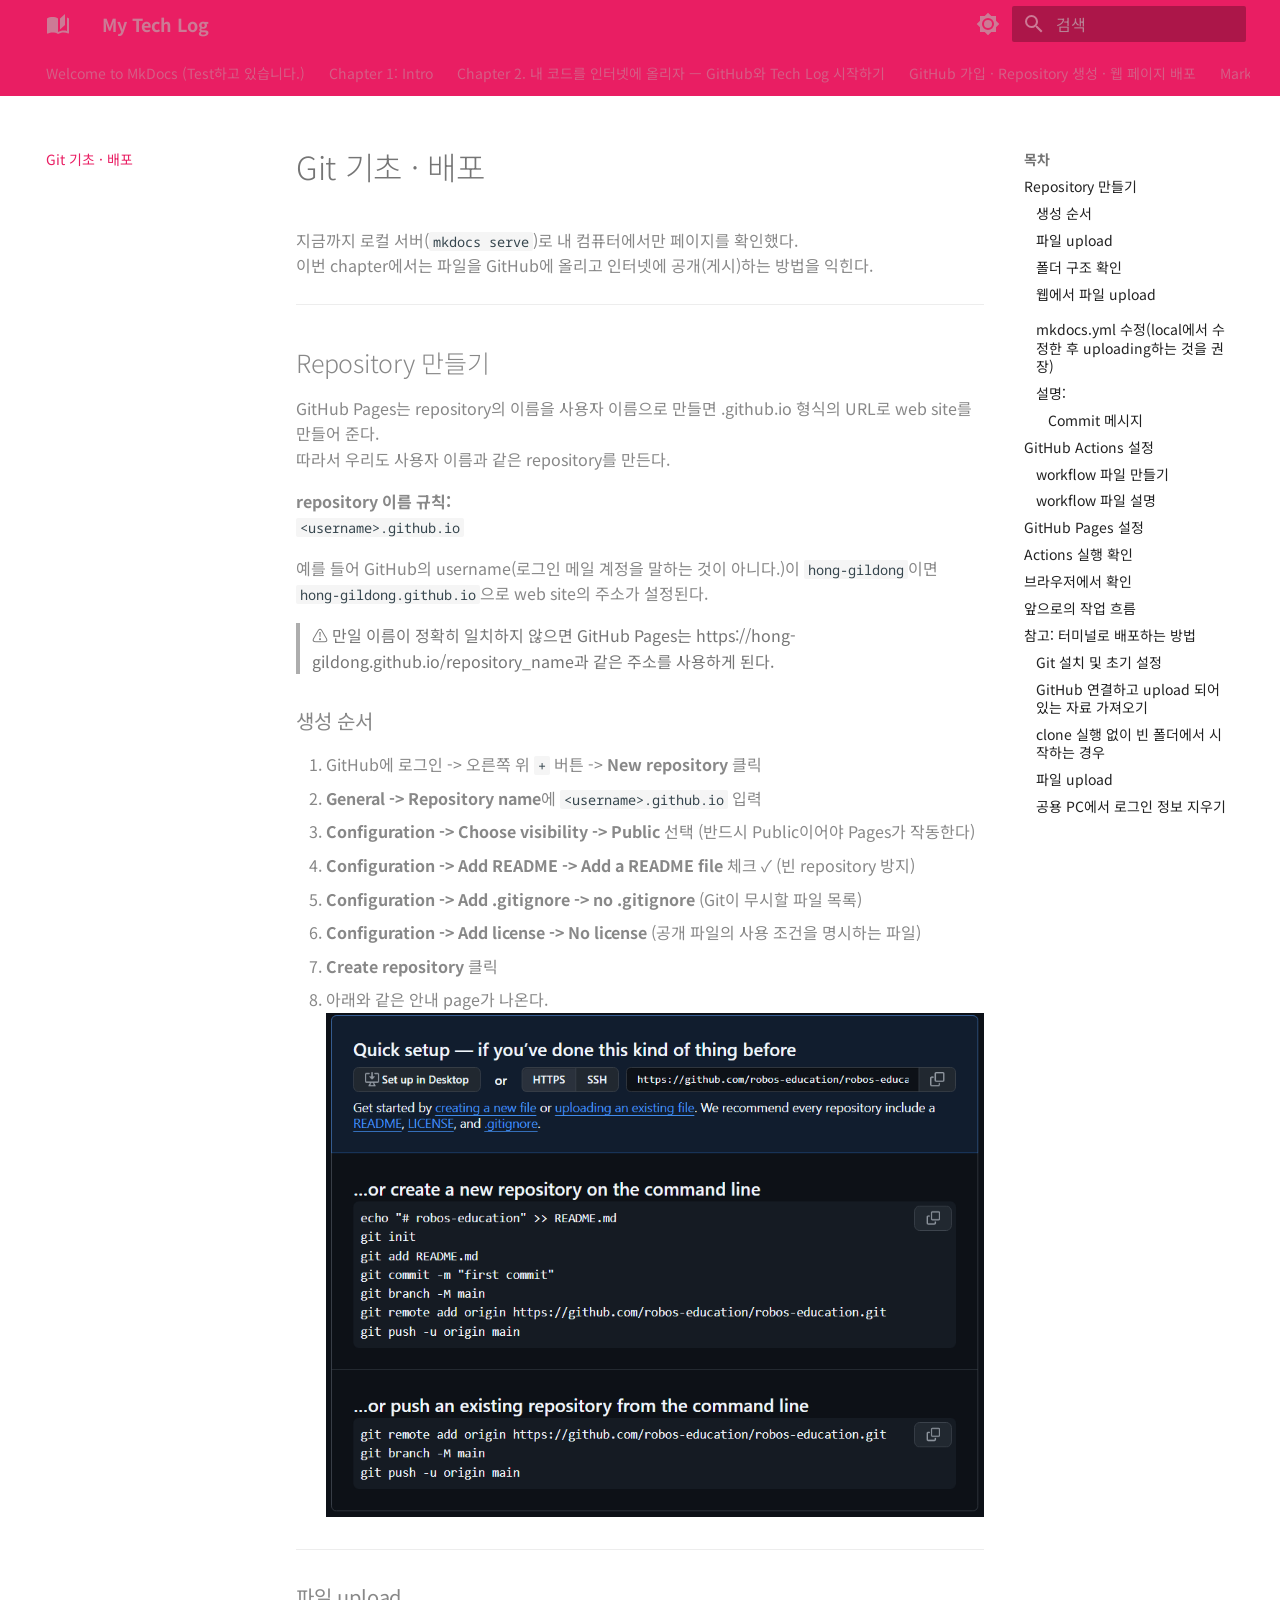
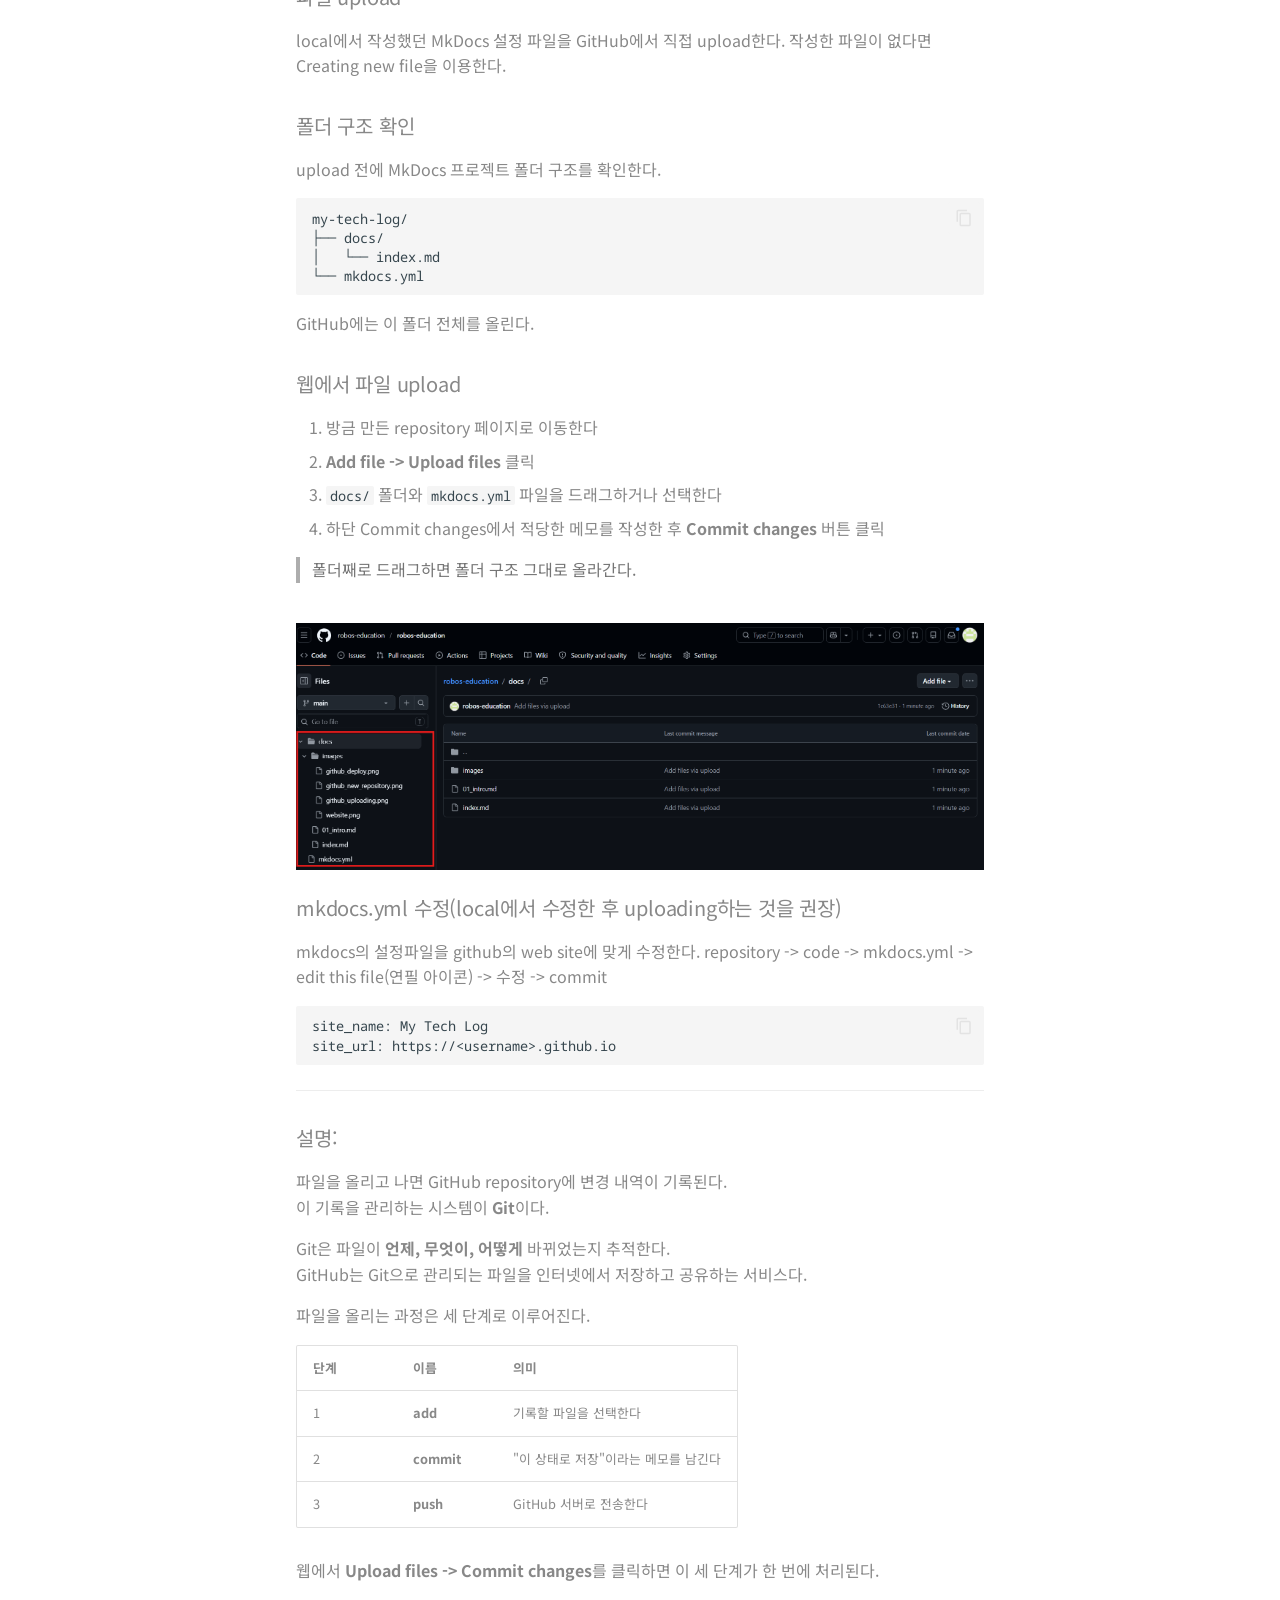
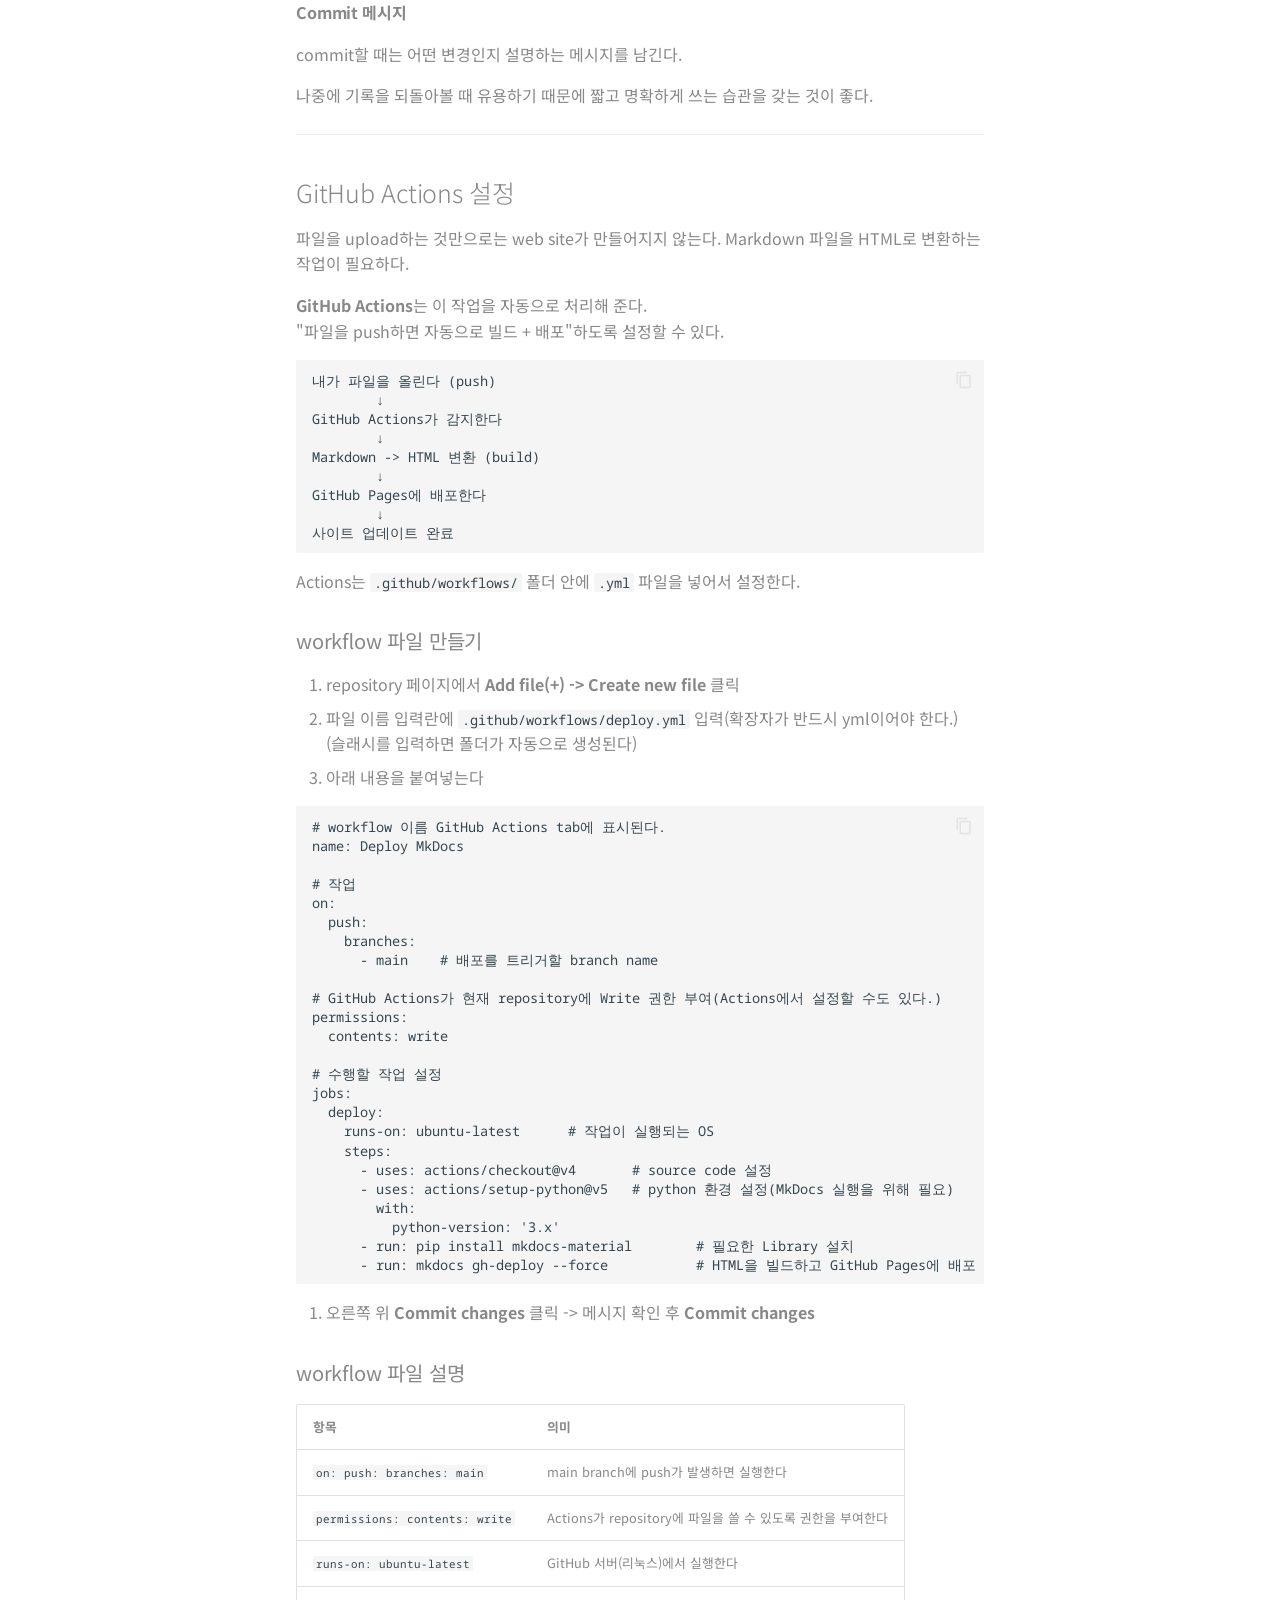
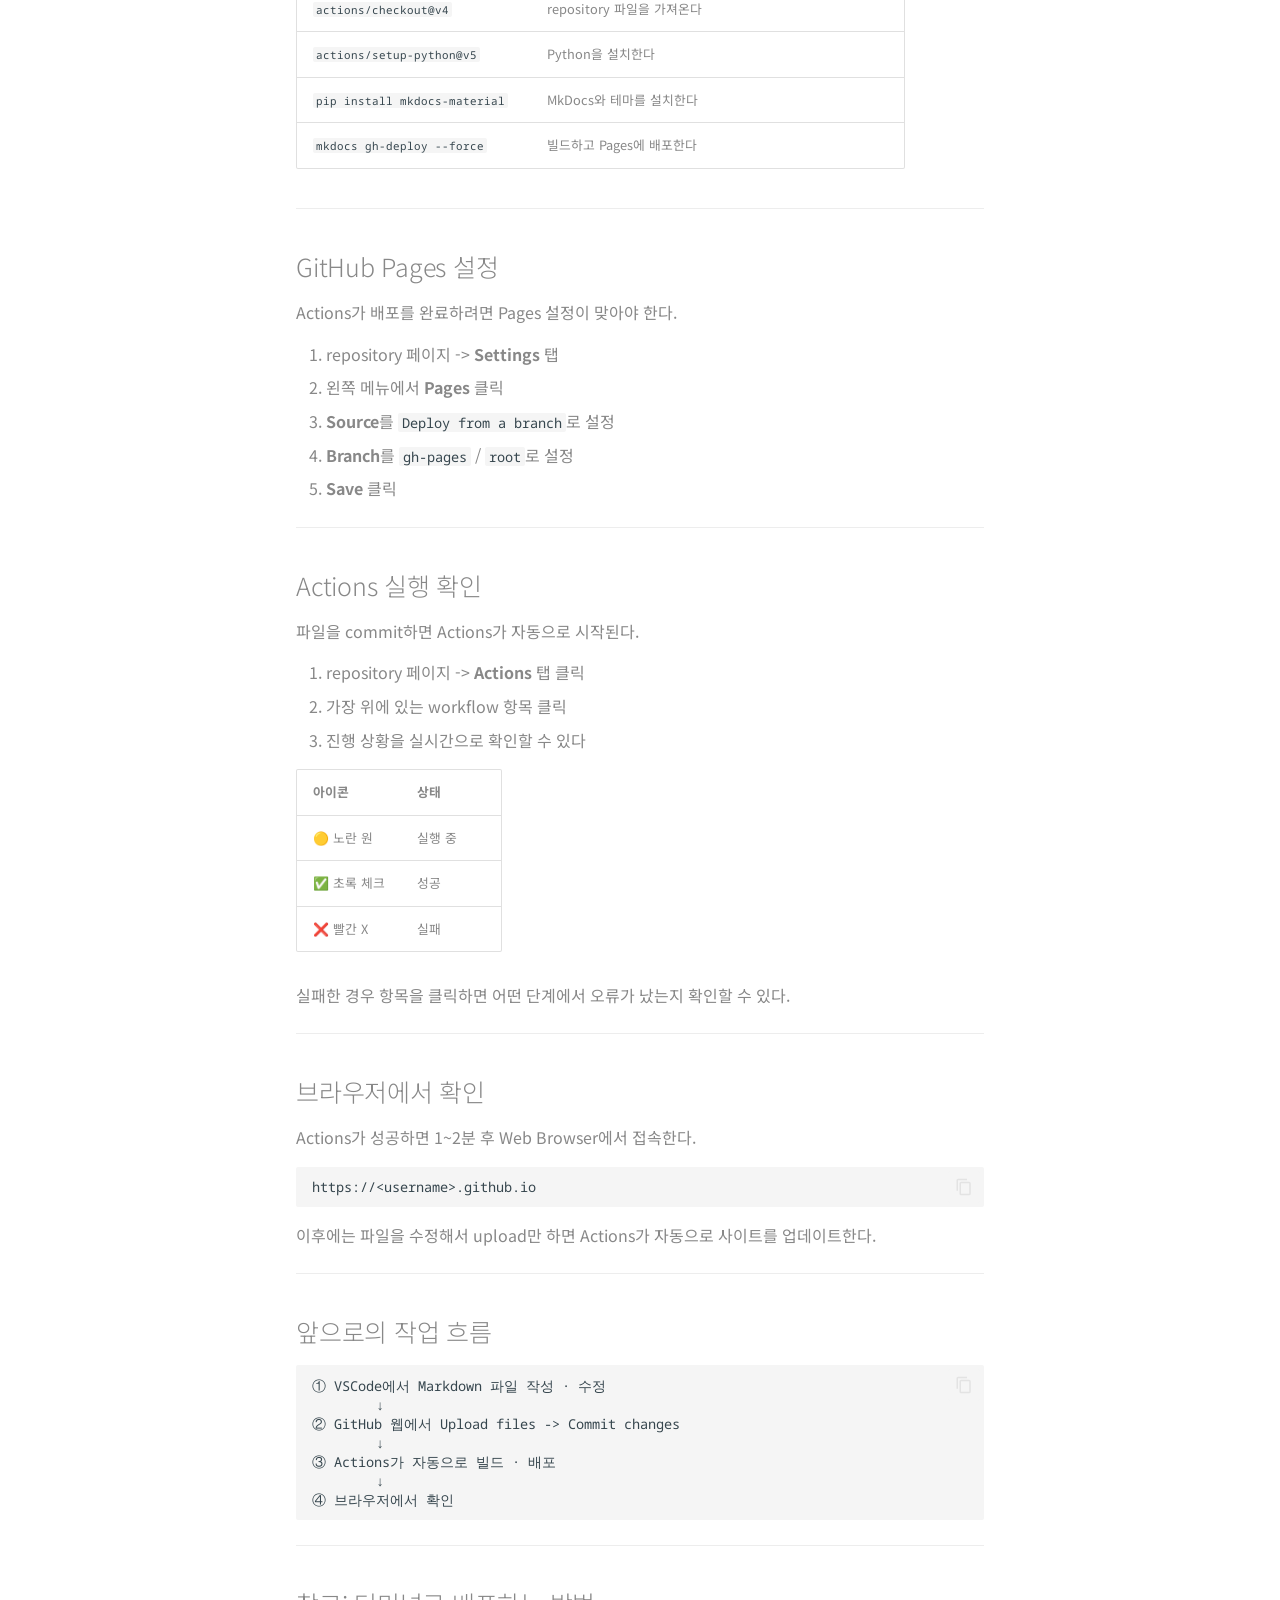
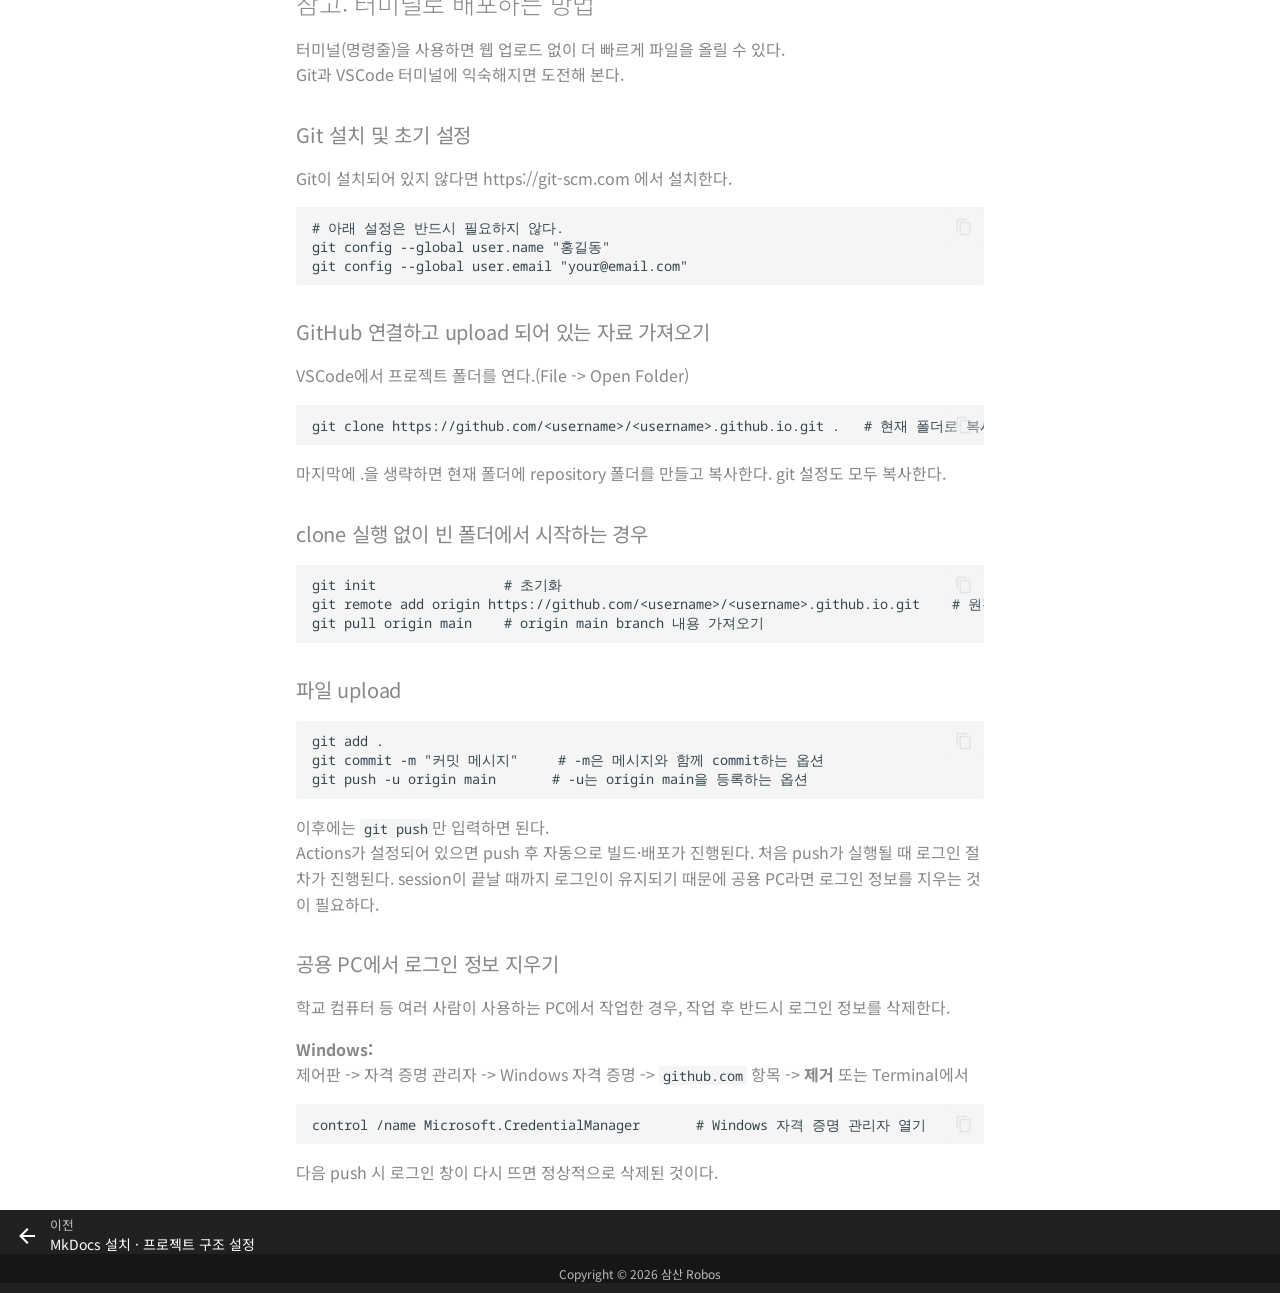
<file: 06_git-deploy/index.html>
<!doctype html>
<html lang="ko" class="no-js">
  <head>
    
      <meta charset="utf-8">
      <meta name="viewport" content="width=device-width,initial-scale=1">
      
      
      
      
        <link rel="prev" href="../05_mkdocs-setup/">
      
      
      
        
      
      
      <link rel="icon" href="../assets/images/favicon.png">
      <meta name="generator" content="mkdocs-1.6.1, mkdocs-material-9.7.6">
    
    
      
        <title>Git 기초 · 배포 - My Tech Log</title>
      
    
    
      <link rel="stylesheet" href="../assets/stylesheets/main.484c7ddc.min.css">
      
        
        <link rel="stylesheet" href="../assets/stylesheets/palette.ab4e12ef.min.css">
      
      


    
    
      
    
    
      
        
        
        <link rel="preconnect" href="https://fonts.gstatic.com" crossorigin>
        <link rel="stylesheet" href="https://fonts.googleapis.com/css?family=Noto+Sans+KR:300,300i,400,400i,700,700i%7CNoto+Sans+Mono:400,400i,700,700i&display=fallback">
        <style>:root{--md-text-font:"Noto Sans KR";--md-code-font:"Noto Sans Mono"}</style>
      
    
    
      <link rel="stylesheet" href="../stylesheets/extra.css">
    
    <script>__md_scope=new URL("..",location),__md_hash=e=>[...e].reduce(((e,_)=>(e<<5)-e+_.charCodeAt(0)),0),__md_get=(e,_=localStorage,t=__md_scope)=>JSON.parse(_.getItem(t.pathname+"."+e)),__md_set=(e,_,t=localStorage,a=__md_scope)=>{try{t.setItem(a.pathname+"."+e,JSON.stringify(_))}catch(e){}}</script>
    
      

    
    
  </head>
  
  
    
    
      
    
    
    
    
    <body dir="ltr" data-md-color-scheme="default" data-md-color-primary="indigo" data-md-color-accent="indigo">
  
    
    <input class="md-toggle" data-md-toggle="drawer" type="checkbox" id="__drawer" autocomplete="off">
    <input class="md-toggle" data-md-toggle="search" type="checkbox" id="__search" autocomplete="off">
    <label class="md-overlay" for="__drawer"></label>
    <div data-md-component="skip">
      
        
        <a href="#git" class="md-skip">
          콘텐츠로 이동
        </a>
      
    </div>
    <div data-md-component="announce">
      
    </div>
    
    
      

<header class="md-header" data-md-component="header">
  <nav class="md-header__inner md-grid" aria-label="상단/헤더">
    <a href=".." title="My Tech Log" class="md-header__button md-logo" aria-label="My Tech Log" data-md-component="logo">
      
  
  <svg xmlns="http://www.w3.org/2000/svg" viewBox="0 0 24 24"><path d="m19 2-5 4.5v11l5-4.5zM6.5 5C4.55 5 2.45 5.4 1 6.5v14.66c0 .25.25.5.5.5.1 0 .15-.07.25-.07 1.35-.65 3.3-1.09 4.75-1.09 1.95 0 4.05.4 5.5 1.5 1.35-.85 3.8-1.5 5.5-1.5 1.65 0 3.35.31 4.75 1.06.1.05.15.03.25.03.25 0 .5-.25.5-.5V6.5c-.6-.45-1.25-.75-2-1V19c-1.1-.35-2.3-.5-3.5-.5-1.7 0-4.15.65-5.5 1.5V6.5C10.55 5.4 8.45 5 6.5 5"/></svg>

    </a>
    <label class="md-header__button md-icon" for="__drawer">
      
      <svg xmlns="http://www.w3.org/2000/svg" viewBox="0 0 24 24"><path d="M3 6h18v2H3zm0 5h18v2H3zm0 5h18v2H3z"/></svg>
    </label>
    <div class="md-header__title" data-md-component="header-title">
      <div class="md-header__ellipsis">
        <div class="md-header__topic">
          <span class="md-ellipsis">
            My Tech Log
          </span>
        </div>
        <div class="md-header__topic" data-md-component="header-topic">
          <span class="md-ellipsis">
            
              Git 기초 · 배포
            
          </span>
        </div>
      </div>
    </div>
    
      
        <form class="md-header__option" data-md-component="palette">
  
    
    
    
    <input class="md-option" data-md-color-media="" data-md-color-scheme="default" data-md-color-primary="indigo" data-md-color-accent="indigo"  aria-label="어두운 테마로 전환"  type="radio" name="__palette" id="__palette_0">
    
      <label class="md-header__button md-icon" title="어두운 테마로 전환" for="__palette_1" hidden>
        <svg xmlns="http://www.w3.org/2000/svg" viewBox="0 0 24 24"><path d="M12 8a4 4 0 0 0-4 4 4 4 0 0 0 4 4 4 4 0 0 0 4-4 4 4 0 0 0-4-4m0 10a6 6 0 0 1-6-6 6 6 0 0 1 6-6 6 6 0 0 1 6 6 6 6 0 0 1-6 6m8-9.31V4h-4.69L12 .69 8.69 4H4v4.69L.69 12 4 15.31V20h4.69L12 23.31 15.31 20H20v-4.69L23.31 12z"/></svg>
      </label>
    
  
    
    
    
    <input class="md-option" data-md-color-media="" data-md-color-scheme="slate" data-md-color-primary="indigo" data-md-color-accent="indigo"  aria-label="밝은 테마로 전환"  type="radio" name="__palette" id="__palette_1">
    
      <label class="md-header__button md-icon" title="밝은 테마로 전환" for="__palette_0" hidden>
        <svg xmlns="http://www.w3.org/2000/svg" viewBox="0 0 24 24"><path d="M12 18c-.89 0-1.74-.2-2.5-.55C11.56 16.5 13 14.42 13 12s-1.44-4.5-3.5-5.45C10.26 6.2 11.11 6 12 6a6 6 0 0 1 6 6 6 6 0 0 1-6 6m8-9.31V4h-4.69L12 .69 8.69 4H4v4.69L.69 12 4 15.31V20h4.69L12 23.31 15.31 20H20v-4.69L23.31 12z"/></svg>
      </label>
    
  
</form>
      
    
    
      <script>var palette=__md_get("__palette");if(palette&&palette.color){if("(prefers-color-scheme)"===palette.color.media){var media=matchMedia("(prefers-color-scheme: light)"),input=document.querySelector(media.matches?"[data-md-color-media='(prefers-color-scheme: light)']":"[data-md-color-media='(prefers-color-scheme: dark)']");palette.color.media=input.getAttribute("data-md-color-media"),palette.color.scheme=input.getAttribute("data-md-color-scheme"),palette.color.primary=input.getAttribute("data-md-color-primary"),palette.color.accent=input.getAttribute("data-md-color-accent")}for(var[key,value]of Object.entries(palette.color))document.body.setAttribute("data-md-color-"+key,value)}</script>
    
    
    
      
      
        <label class="md-header__button md-icon" for="__search">
          
          <svg xmlns="http://www.w3.org/2000/svg" viewBox="0 0 24 24"><path d="M9.5 3A6.5 6.5 0 0 1 16 9.5c0 1.61-.59 3.09-1.56 4.23l.27.27h.79l5 5-1.5 1.5-5-5v-.79l-.27-.27A6.52 6.52 0 0 1 9.5 16 6.5 6.5 0 0 1 3 9.5 6.5 6.5 0 0 1 9.5 3m0 2C7 5 5 7 5 9.5S7 14 9.5 14 14 12 14 9.5 12 5 9.5 5"/></svg>
        </label>
        <div class="md-search" data-md-component="search" role="dialog">
  <label class="md-search__overlay" for="__search"></label>
  <div class="md-search__inner" role="search">
    <form class="md-search__form" name="search">
      <input type="text" class="md-search__input" name="query" aria-label="검색" placeholder="검색" autocapitalize="off" autocorrect="off" autocomplete="off" spellcheck="false" data-md-component="search-query" required>
      <label class="md-search__icon md-icon" for="__search">
        
        <svg xmlns="http://www.w3.org/2000/svg" viewBox="0 0 24 24"><path d="M9.5 3A6.5 6.5 0 0 1 16 9.5c0 1.61-.59 3.09-1.56 4.23l.27.27h.79l5 5-1.5 1.5-5-5v-.79l-.27-.27A6.52 6.52 0 0 1 9.5 16 6.5 6.5 0 0 1 3 9.5 6.5 6.5 0 0 1 9.5 3m0 2C7 5 5 7 5 9.5S7 14 9.5 14 14 12 14 9.5 12 5 9.5 5"/></svg>
        
        <svg xmlns="http://www.w3.org/2000/svg" viewBox="0 0 24 24"><path d="M20 11v2H8l5.5 5.5-1.42 1.42L4.16 12l7.92-7.92L13.5 5.5 8 11z"/></svg>
      </label>
      <nav class="md-search__options" aria-label="검색">
        
        <button type="reset" class="md-search__icon md-icon" title="지우기" aria-label="지우기" tabindex="-1">
          
          <svg xmlns="http://www.w3.org/2000/svg" viewBox="0 0 24 24"><path d="M19 6.41 17.59 5 12 10.59 6.41 5 5 6.41 10.59 12 5 17.59 6.41 19 12 13.41 17.59 19 19 17.59 13.41 12z"/></svg>
        </button>
      </nav>
      
        <div class="md-search__suggest" data-md-component="search-suggest"></div>
      
    </form>
    <div class="md-search__output">
      <div class="md-search__scrollwrap" tabindex="0" data-md-scrollfix>
        <div class="md-search-result" data-md-component="search-result">
          <div class="md-search-result__meta">
            검색 초기화
          </div>
          <ol class="md-search-result__list" role="presentation"></ol>
        </div>
      </div>
    </div>
  </div>
</div>
      
    
    
  </nav>
  
</header>
    
    <div class="md-container" data-md-component="container">
      
      
        
          
            
<nav class="md-tabs" aria-label="탭" data-md-component="tabs">
  <div class="md-grid">
    <ul class="md-tabs__list">
      
        
  
  
  
  
    <li class="md-tabs__item">
      <a href=".." class="md-tabs__link">
        
  
  
    
  
  Welcome to MkDocs (Test하고 있습니다.)

      </a>
    </li>
  

      
        
  
  
  
  
    <li class="md-tabs__item">
      <a href="../01_intro/" class="md-tabs__link">
        
  
  
    
  
  Chapter 1: Intro

      </a>
    </li>
  

      
        
  
  
  
  
    <li class="md-tabs__item">
      <a href="../02_github/" class="md-tabs__link">
        
  
  
    
  
  Chapter 2. 내 코드를 인터넷에 올리자 — GitHub와 Tech Log 시작하기

      </a>
    </li>
  

      
        
  
  
  
  
    <li class="md-tabs__item">
      <a href="../03_github_pages/" class="md-tabs__link">
        
  
  
    
  
  GitHub 가입 · Repository 생성 · 웹 페이지 배포

      </a>
    </li>
  

      
        
  
  
  
  
    <li class="md-tabs__item">
      <a href="../04_markdown/" class="md-tabs__link">
        
  
  
    
  
  Markdown 기초

      </a>
    </li>
  

      
        
  
  
  
  
    <li class="md-tabs__item">
      <a href="../04_practise/" class="md-tabs__link">
        
  
  
    
  
  Title

      </a>
    </li>
  

      
        
  
  
  
  
    <li class="md-tabs__item">
      <a href="../05_mkdocs-setup/" class="md-tabs__link">
        
  
  
    
  
  MkDocs 설치 · 프로젝트 구조 설정

      </a>
    </li>
  

      
        
  
  
  
    
  
  
    <li class="md-tabs__item md-tabs__item--active">
      <a href="./" class="md-tabs__link">
        
  
  
    
  
  Git 기초 · 배포

      </a>
    </li>
  

      
    </ul>
  </div>
</nav>
          
        
      
      <main class="md-main" data-md-component="main">
        <div class="md-main__inner md-grid">
          
            
              
              <div class="md-sidebar md-sidebar--primary" data-md-component="sidebar" data-md-type="navigation" >
                <div class="md-sidebar__scrollwrap">
                  <div class="md-sidebar__inner">
                    


  


<nav class="md-nav md-nav--primary md-nav--lifted" aria-label="네비게이션" data-md-level="0">
  <label class="md-nav__title" for="__drawer">
    <a href=".." title="My Tech Log" class="md-nav__button md-logo" aria-label="My Tech Log" data-md-component="logo">
      
  
  <svg xmlns="http://www.w3.org/2000/svg" viewBox="0 0 24 24"><path d="m19 2-5 4.5v11l5-4.5zM6.5 5C4.55 5 2.45 5.4 1 6.5v14.66c0 .25.25.5.5.5.1 0 .15-.07.25-.07 1.35-.65 3.3-1.09 4.75-1.09 1.95 0 4.05.4 5.5 1.5 1.35-.85 3.8-1.5 5.5-1.5 1.65 0 3.35.31 4.75 1.06.1.05.15.03.25.03.25 0 .5-.25.5-.5V6.5c-.6-.45-1.25-.75-2-1V19c-1.1-.35-2.3-.5-3.5-.5-1.7 0-4.15.65-5.5 1.5V6.5C10.55 5.4 8.45 5 6.5 5"/></svg>

    </a>
    My Tech Log
  </label>
  
  <ul class="md-nav__list" data-md-scrollfix>
    
      
      
  
  
  
  
    <li class="md-nav__item">
      <a href=".." class="md-nav__link">
        
  
  
  <span class="md-ellipsis">
    
  
    Welcome to MkDocs (Test하고 있습니다.)
  

    
  </span>
  
  

      </a>
    </li>
  

    
      
      
  
  
  
  
    <li class="md-nav__item">
      <a href="../01_intro/" class="md-nav__link">
        
  
  
  <span class="md-ellipsis">
    
  
    Chapter 1: Intro
  

    
  </span>
  
  

      </a>
    </li>
  

    
      
      
  
  
  
  
    <li class="md-nav__item">
      <a href="../02_github/" class="md-nav__link">
        
  
  
  <span class="md-ellipsis">
    
  
    Chapter 2. 내 코드를 인터넷에 올리자 — GitHub와 Tech Log 시작하기
  

    
  </span>
  
  

      </a>
    </li>
  

    
      
      
  
  
  
  
    <li class="md-nav__item">
      <a href="../03_github_pages/" class="md-nav__link">
        
  
  
  <span class="md-ellipsis">
    
  
    GitHub 가입 · Repository 생성 · 웹 페이지 배포
  

    
  </span>
  
  

      </a>
    </li>
  

    
      
      
  
  
  
  
    <li class="md-nav__item">
      <a href="../04_markdown/" class="md-nav__link">
        
  
  
  <span class="md-ellipsis">
    
  
    Markdown 기초
  

    
  </span>
  
  

      </a>
    </li>
  

    
      
      
  
  
  
  
    <li class="md-nav__item">
      <a href="../04_practise/" class="md-nav__link">
        
  
  
  <span class="md-ellipsis">
    
  
    Title
  

    
  </span>
  
  

      </a>
    </li>
  

    
      
      
  
  
  
  
    <li class="md-nav__item">
      <a href="../05_mkdocs-setup/" class="md-nav__link">
        
  
  
  <span class="md-ellipsis">
    
  
    MkDocs 설치 · 프로젝트 구조 설정
  

    
  </span>
  
  

      </a>
    </li>
  

    
      
      
  
  
    
  
  
  
    <li class="md-nav__item md-nav__item--active">
      
      <input class="md-nav__toggle md-toggle" type="checkbox" id="__toc">
      
      
        
      
      
        <label class="md-nav__link md-nav__link--active" for="__toc">
          
  
  
  <span class="md-ellipsis">
    
  
    Git 기초 · 배포
  

    
  </span>
  
  

          <span class="md-nav__icon md-icon"></span>
        </label>
      
      <a href="./" class="md-nav__link md-nav__link--active">
        
  
  
  <span class="md-ellipsis">
    
  
    Git 기초 · 배포
  

    
  </span>
  
  

      </a>
      
        

<nav class="md-nav md-nav--secondary" aria-label="목차">
  
  
  
    
  
  
    <label class="md-nav__title" for="__toc">
      <span class="md-nav__icon md-icon"></span>
      목차
    </label>
    <ul class="md-nav__list" data-md-component="toc" data-md-scrollfix>
      
        <li class="md-nav__item">
  <a href="#repository" class="md-nav__link">
    <span class="md-ellipsis">
      
        Repository 만들기
      
    </span>
  </a>
  
    <nav class="md-nav" aria-label="Repository 만들기">
      <ul class="md-nav__list">
        
          <li class="md-nav__item">
  <a href="#_1" class="md-nav__link">
    <span class="md-ellipsis">
      
        생성 순서
      
    </span>
  </a>
  
</li>
        
          <li class="md-nav__item">
  <a href="#upload" class="md-nav__link">
    <span class="md-ellipsis">
      
        파일 upload
      
    </span>
  </a>
  
</li>
        
          <li class="md-nav__item">
  <a href="#_2" class="md-nav__link">
    <span class="md-ellipsis">
      
        폴더 구조 확인
      
    </span>
  </a>
  
</li>
        
          <li class="md-nav__item">
  <a href="#upload_1" class="md-nav__link">
    <span class="md-ellipsis">
      
        웹에서 파일 upload
      
    </span>
  </a>
  
</li>
        
      </ul>
    </nav>
  
</li>
      
        <li class="md-nav__item">
  <a href="#_3" class="md-nav__link">
    <span class="md-ellipsis">
      
        
      
    </span>
  </a>
  
    <nav class="md-nav" aria-label="">
      <ul class="md-nav__list">
        
          <li class="md-nav__item">
  <a href="#mkdocsyml-local-uploading" class="md-nav__link">
    <span class="md-ellipsis">
      
        mkdocs.yml 수정(local에서 수정한 후 uploading하는 것을 권장)
      
    </span>
  </a>
  
</li>
        
          <li class="md-nav__item">
  <a href="#_4" class="md-nav__link">
    <span class="md-ellipsis">
      
        설명:
      
    </span>
  </a>
  
    <nav class="md-nav" aria-label="설명:">
      <ul class="md-nav__list">
        
          <li class="md-nav__item">
  <a href="#commit" class="md-nav__link">
    <span class="md-ellipsis">
      
        Commit 메시지
      
    </span>
  </a>
  
</li>
        
      </ul>
    </nav>
  
</li>
        
      </ul>
    </nav>
  
</li>
      
        <li class="md-nav__item">
  <a href="#github-actions" class="md-nav__link">
    <span class="md-ellipsis">
      
        GitHub Actions 설정
      
    </span>
  </a>
  
    <nav class="md-nav" aria-label="GitHub Actions 설정">
      <ul class="md-nav__list">
        
          <li class="md-nav__item">
  <a href="#workflow" class="md-nav__link">
    <span class="md-ellipsis">
      
        workflow 파일 만들기
      
    </span>
  </a>
  
</li>
        
          <li class="md-nav__item">
  <a href="#workflow_1" class="md-nav__link">
    <span class="md-ellipsis">
      
        workflow 파일 설명
      
    </span>
  </a>
  
</li>
        
      </ul>
    </nav>
  
</li>
      
        <li class="md-nav__item">
  <a href="#github-pages" class="md-nav__link">
    <span class="md-ellipsis">
      
        GitHub Pages 설정
      
    </span>
  </a>
  
</li>
      
        <li class="md-nav__item">
  <a href="#actions" class="md-nav__link">
    <span class="md-ellipsis">
      
        Actions 실행 확인
      
    </span>
  </a>
  
</li>
      
        <li class="md-nav__item">
  <a href="#_5" class="md-nav__link">
    <span class="md-ellipsis">
      
        브라우저에서 확인
      
    </span>
  </a>
  
</li>
      
        <li class="md-nav__item">
  <a href="#_6" class="md-nav__link">
    <span class="md-ellipsis">
      
        앞으로의 작업 흐름
      
    </span>
  </a>
  
</li>
      
        <li class="md-nav__item">
  <a href="#_7" class="md-nav__link">
    <span class="md-ellipsis">
      
        참고: 터미널로 배포하는 방법
      
    </span>
  </a>
  
    <nav class="md-nav" aria-label="참고: 터미널로 배포하는 방법">
      <ul class="md-nav__list">
        
          <li class="md-nav__item">
  <a href="#git_1" class="md-nav__link">
    <span class="md-ellipsis">
      
        Git 설치 및 초기 설정
      
    </span>
  </a>
  
</li>
        
          <li class="md-nav__item">
  <a href="#github-upload" class="md-nav__link">
    <span class="md-ellipsis">
      
        GitHub 연결하고 upload 되어 있는 자료 가져오기
      
    </span>
  </a>
  
</li>
        
          <li class="md-nav__item">
  <a href="#clone" class="md-nav__link">
    <span class="md-ellipsis">
      
        clone 실행 없이 빈 폴더에서 시작하는 경우
      
    </span>
  </a>
  
</li>
        
          <li class="md-nav__item">
  <a href="#upload_2" class="md-nav__link">
    <span class="md-ellipsis">
      
        파일 upload
      
    </span>
  </a>
  
</li>
        
          <li class="md-nav__item">
  <a href="#pc" class="md-nav__link">
    <span class="md-ellipsis">
      
        공용 PC에서 로그인 정보 지우기
      
    </span>
  </a>
  
</li>
        
      </ul>
    </nav>
  
</li>
      
    </ul>
  
</nav>
      
    </li>
  

    
  </ul>
</nav>
                  </div>
                </div>
              </div>
            
            
              
              <div class="md-sidebar md-sidebar--secondary" data-md-component="sidebar" data-md-type="toc" >
                <div class="md-sidebar__scrollwrap">
                  <div class="md-sidebar__inner">
                    

<nav class="md-nav md-nav--secondary" aria-label="목차">
  
  
  
    
  
  
    <label class="md-nav__title" for="__toc">
      <span class="md-nav__icon md-icon"></span>
      목차
    </label>
    <ul class="md-nav__list" data-md-component="toc" data-md-scrollfix>
      
        <li class="md-nav__item">
  <a href="#repository" class="md-nav__link">
    <span class="md-ellipsis">
      
        Repository 만들기
      
    </span>
  </a>
  
    <nav class="md-nav" aria-label="Repository 만들기">
      <ul class="md-nav__list">
        
          <li class="md-nav__item">
  <a href="#_1" class="md-nav__link">
    <span class="md-ellipsis">
      
        생성 순서
      
    </span>
  </a>
  
</li>
        
          <li class="md-nav__item">
  <a href="#upload" class="md-nav__link">
    <span class="md-ellipsis">
      
        파일 upload
      
    </span>
  </a>
  
</li>
        
          <li class="md-nav__item">
  <a href="#_2" class="md-nav__link">
    <span class="md-ellipsis">
      
        폴더 구조 확인
      
    </span>
  </a>
  
</li>
        
          <li class="md-nav__item">
  <a href="#upload_1" class="md-nav__link">
    <span class="md-ellipsis">
      
        웹에서 파일 upload
      
    </span>
  </a>
  
</li>
        
      </ul>
    </nav>
  
</li>
      
        <li class="md-nav__item">
  <a href="#_3" class="md-nav__link">
    <span class="md-ellipsis">
      
        
      
    </span>
  </a>
  
    <nav class="md-nav" aria-label="">
      <ul class="md-nav__list">
        
          <li class="md-nav__item">
  <a href="#mkdocsyml-local-uploading" class="md-nav__link">
    <span class="md-ellipsis">
      
        mkdocs.yml 수정(local에서 수정한 후 uploading하는 것을 권장)
      
    </span>
  </a>
  
</li>
        
          <li class="md-nav__item">
  <a href="#_4" class="md-nav__link">
    <span class="md-ellipsis">
      
        설명:
      
    </span>
  </a>
  
    <nav class="md-nav" aria-label="설명:">
      <ul class="md-nav__list">
        
          <li class="md-nav__item">
  <a href="#commit" class="md-nav__link">
    <span class="md-ellipsis">
      
        Commit 메시지
      
    </span>
  </a>
  
</li>
        
      </ul>
    </nav>
  
</li>
        
      </ul>
    </nav>
  
</li>
      
        <li class="md-nav__item">
  <a href="#github-actions" class="md-nav__link">
    <span class="md-ellipsis">
      
        GitHub Actions 설정
      
    </span>
  </a>
  
    <nav class="md-nav" aria-label="GitHub Actions 설정">
      <ul class="md-nav__list">
        
          <li class="md-nav__item">
  <a href="#workflow" class="md-nav__link">
    <span class="md-ellipsis">
      
        workflow 파일 만들기
      
    </span>
  </a>
  
</li>
        
          <li class="md-nav__item">
  <a href="#workflow_1" class="md-nav__link">
    <span class="md-ellipsis">
      
        workflow 파일 설명
      
    </span>
  </a>
  
</li>
        
      </ul>
    </nav>
  
</li>
      
        <li class="md-nav__item">
  <a href="#github-pages" class="md-nav__link">
    <span class="md-ellipsis">
      
        GitHub Pages 설정
      
    </span>
  </a>
  
</li>
      
        <li class="md-nav__item">
  <a href="#actions" class="md-nav__link">
    <span class="md-ellipsis">
      
        Actions 실행 확인
      
    </span>
  </a>
  
</li>
      
        <li class="md-nav__item">
  <a href="#_5" class="md-nav__link">
    <span class="md-ellipsis">
      
        브라우저에서 확인
      
    </span>
  </a>
  
</li>
      
        <li class="md-nav__item">
  <a href="#_6" class="md-nav__link">
    <span class="md-ellipsis">
      
        앞으로의 작업 흐름
      
    </span>
  </a>
  
</li>
      
        <li class="md-nav__item">
  <a href="#_7" class="md-nav__link">
    <span class="md-ellipsis">
      
        참고: 터미널로 배포하는 방법
      
    </span>
  </a>
  
    <nav class="md-nav" aria-label="참고: 터미널로 배포하는 방법">
      <ul class="md-nav__list">
        
          <li class="md-nav__item">
  <a href="#git_1" class="md-nav__link">
    <span class="md-ellipsis">
      
        Git 설치 및 초기 설정
      
    </span>
  </a>
  
</li>
        
          <li class="md-nav__item">
  <a href="#github-upload" class="md-nav__link">
    <span class="md-ellipsis">
      
        GitHub 연결하고 upload 되어 있는 자료 가져오기
      
    </span>
  </a>
  
</li>
        
          <li class="md-nav__item">
  <a href="#clone" class="md-nav__link">
    <span class="md-ellipsis">
      
        clone 실행 없이 빈 폴더에서 시작하는 경우
      
    </span>
  </a>
  
</li>
        
          <li class="md-nav__item">
  <a href="#upload_2" class="md-nav__link">
    <span class="md-ellipsis">
      
        파일 upload
      
    </span>
  </a>
  
</li>
        
          <li class="md-nav__item">
  <a href="#pc" class="md-nav__link">
    <span class="md-ellipsis">
      
        공용 PC에서 로그인 정보 지우기
      
    </span>
  </a>
  
</li>
        
      </ul>
    </nav>
  
</li>
      
    </ul>
  
</nav>
                  </div>
                </div>
              </div>
            
          
          
            <div class="md-content" data-md-component="content">
              
              <article class="md-content__inner md-typeset">
                
                  



<h1 id="git">Git 기초 · 배포</h1>
<p>지금까지 로컬 서버(<code>mkdocs serve</code>)로 내 컴퓨터에서만 페이지를 확인했다.<br />
이번 chapter에서는 파일을 GitHub에 올리고 인터넷에 공개(게시)하는 방법을 익힌다.</p>
<hr />
<h2 id="repository">Repository 만들기</h2>
<p>GitHub Pages는 repository의 이름을 사용자 이름으로 만들면 <username>.github.io 형식의 URL로 web site를 만들어 준다.<br />
따라서 우리도 사용자 이름과 같은 repository를 만든다.</p>
<p><strong>repository 이름 규칙:</strong><br />
<code>&lt;username&gt;.github.io</code></p>
<p>예를 들어 GitHub의 username(로그인 메일 계정을 말하는 것이 아니다.)이 <code>hong-gildong</code>이면 <code>hong-gildong.github.io</code>으로 web site의 주소가 설정된다.</p>
<blockquote>
<p>⚠️ 만일 이름이 정확히 일치하지 않으면 GitHub Pages는 https://hong-gildong.github.io/repository_name과 같은 주소를 사용하게 된다.</p>
</blockquote>
<h3 id="_1">생성 순서</h3>
<ol>
<li>GitHub에 로그인 -&gt; 오른쪽 위 <code>+</code> 버튼 -&gt; <strong>New repository</strong> 클릭</li>
<li><strong>General -&gt; Repository name</strong>에 <code>&lt;username&gt;.github.io</code> 입력</li>
<li><strong>Configuration -&gt; Choose visibility -&gt; Public</strong> 선택 (반드시 Public이어야 Pages가 작동한다)</li>
<li><strong>Configuration -&gt; Add README -&gt; Add a README file</strong> 체크 ✓ (빈 repository 방지)</li>
<li><strong>Configuration -&gt; Add .gitignore -&gt; no .gitignore</strong> (Git이 무시할 파일 목록)</li>
<li><strong>Configuration -&gt; Add license -&gt; No license</strong> (공개 파일의 사용 조건을 명시하는 파일)</li>
<li><strong>Create repository</strong> 클릭  </li>
<li>아래와 같은 안내 page가 나온다.<br />
<img alt="github command lin" src="../images/github_command_line.png" /></li>
</ol>
<hr />
<h3 id="upload">파일 upload</h3>
<p>local에서 작성했던 MkDocs 설정 파일을 GitHub에서 직접 upload한다.
작성한 파일이 없다면 Creating new file을 이용한다.</p>
<h3 id="_2">폴더 구조 확인</h3>
<p>upload 전에 MkDocs 프로젝트 폴더 구조를 확인한다.</p>
<pre><code>my-tech-log/
├── docs/
│   └── index.md
└── mkdocs.yml
</code></pre>
<p>GitHub에는 이 폴더 전체를 올린다.</p>
<h3 id="upload_1">웹에서 파일 upload</h3>
<ol>
<li>방금 만든 repository 페이지로 이동한다</li>
<li><strong>Add file -&gt; Upload files</strong> 클릭</li>
<li><code>docs/</code> 폴더와 <code>mkdocs.yml</code> 파일을 드래그하거나 선택한다</li>
<li>하단 Commit changes에서 적당한 메모를 작성한 후 <strong>Commit changes</strong> 버튼 클릭</li>
</ol>
<blockquote>
<p>폴더째로 드래그하면 폴더 구조 그대로 올라간다.</p>
</blockquote>
<h2 id="_3"><img alt="github load" src="../images/github_repository.png" /></h2>
<h3 id="mkdocsyml-local-uploading">mkdocs.yml 수정(local에서 수정한 후 uploading하는 것을 권장)</h3>
<p>mkdocs의 설정파일을 github의 web site에 맞게 수정한다.
repository -&gt; code -&gt; mkdocs.yml -&gt; edit this file(연필 아이콘) -&gt; 수정 -&gt; commit </p>
<pre><code>site_name: My Tech Log
site_url: https://&lt;username&gt;.github.io
</code></pre>
<hr />
<h3 id="_4">설명:</h3>
<p>파일을 올리고 나면 GitHub repository에 변경 내역이 기록된다.<br />
이 기록을 관리하는 시스템이 <strong>Git</strong>이다.</p>
<p>Git은 파일이 <strong>언제, 무엇이, 어떻게</strong> 바뀌었는지 추적한다.<br />
GitHub는 Git으로 관리되는 파일을 인터넷에서 저장하고 공유하는 서비스다.</p>
<p>파일을 올리는 과정은 세 단계로 이루어진다.</p>
<table>
<thead>
<tr>
<th>단계</th>
<th>이름</th>
<th>의미</th>
</tr>
</thead>
<tbody>
<tr>
<td>1</td>
<td><strong>add</strong></td>
<td>기록할 파일을 선택한다</td>
</tr>
<tr>
<td>2</td>
<td><strong>commit</strong></td>
<td>"이 상태로 저장"이라는 메모를 남긴다</td>
</tr>
<tr>
<td>3</td>
<td><strong>push</strong></td>
<td>GitHub 서버로 전송한다</td>
</tr>
</tbody>
</table>
<p>웹에서 <strong>Upload files -&gt; Commit changes</strong>를 클릭하면 이 세 단계가 한 번에 처리된다.</p>
<h4 id="commit">Commit 메시지</h4>
<p>commit할 때는 어떤 변경인지 설명하는 메시지를 남긴다.</p>
<p>나중에 기록을 되돌아볼 때 유용하기 때문에 짧고 명확하게 쓰는 습관을 갖는 것이 좋다.</p>
<hr />
<h2 id="github-actions">GitHub Actions 설정</h2>
<p>파일을 upload하는 것만으로는 web site가 만들어지지 않는다. Markdown 파일을 HTML로 변환하는 작업이 필요하다.</p>
<p><strong>GitHub Actions</strong>는 이 작업을 자동으로 처리해 준다.<br />
"파일을 push하면 자동으로 빌드 + 배포"하도록 설정할 수 있다.</p>
<pre><code>내가 파일을 올린다 (push)
        ↓
GitHub Actions가 감지한다
        ↓
Markdown -&gt; HTML 변환 (build)
        ↓
GitHub Pages에 배포한다
        ↓
사이트 업데이트 완료
</code></pre>
<p>Actions는 <code>.github/workflows/</code> 폴더 안에 <code>.yml</code> 파일을 넣어서 설정한다.</p>
<h3 id="workflow">workflow 파일 만들기</h3>
<ol>
<li>repository 페이지에서 <strong>Add file(+) -&gt; Create new file</strong> 클릭</li>
<li>파일 이름 입력란에 <code>.github/workflows/deploy.yml</code> 입력(확장자가 반드시 yml이어야 한다.)<br />
   (슬래시를 입력하면 폴더가 자동으로 생성된다)</li>
<li>아래 내용을 붙여넣는다</li>
</ol>
<pre><code class="language-yaml"># workflow 이름 GitHub Actions tab에 표시된다.
name: Deploy MkDocs

# 작업
on:
  push:
    branches:
      - main    # 배포를 트리거할 branch name

# GitHub Actions가 현재 repository에 Write 권한 부여(Actions에서 설정할 수도 있다.)
permissions:
  contents: write

# 수행할 작업 설정
jobs:
  deploy:
    runs-on: ubuntu-latest      # 작업이 실행되는 OS
    steps:
      - uses: actions/checkout@v4       # source code 설정
      - uses: actions/setup-python@v5   # python 환경 설정(MkDocs 실행을 위해 필요)
        with:
          python-version: '3.x'
      - run: pip install mkdocs-material        # 필요한 Library 설치
      - run: mkdocs gh-deploy --force           # HTML을 빌드하고 GitHub Pages에 배포
</code></pre>
<ol>
<li>오른쪽 위 <strong>Commit changes</strong> 클릭 -&gt; 메시지 확인 후 <strong>Commit changes</strong></li>
</ol>
<h3 id="workflow_1">workflow 파일 설명</h3>
<table>
<thead>
<tr>
<th>항목</th>
<th>의미</th>
</tr>
</thead>
<tbody>
<tr>
<td><code>on: push: branches: main</code></td>
<td>main branch에 push가 발생하면 실행한다</td>
</tr>
<tr>
<td><code>permissions: contents: write</code></td>
<td>Actions가 repository에 파일을 쓸 수 있도록 권한을 부여한다</td>
</tr>
<tr>
<td><code>runs-on: ubuntu-latest</code></td>
<td>GitHub 서버(리눅스)에서 실행한다</td>
</tr>
<tr>
<td><code>actions/checkout@v4</code></td>
<td>repository 파일을 가져온다</td>
</tr>
<tr>
<td><code>actions/setup-python@v5</code></td>
<td>Python을 설치한다</td>
</tr>
<tr>
<td><code>pip install mkdocs-material</code></td>
<td>MkDocs와 테마를 설치한다</td>
</tr>
<tr>
<td><code>mkdocs gh-deploy --force</code></td>
<td>빌드하고 Pages에 배포한다</td>
</tr>
</tbody>
</table>
<hr />
<h2 id="github-pages">GitHub Pages 설정</h2>
<p>Actions가 배포를 완료하려면 Pages 설정이 맞아야 한다.</p>
<ol>
<li>repository 페이지 -&gt; <strong>Settings</strong> 탭</li>
<li>왼쪽 메뉴에서 <strong>Pages</strong> 클릭</li>
<li><strong>Source</strong>를 <code>Deploy from a branch</code>로 설정</li>
<li><strong>Branch</strong>를 <code>gh-pages</code> / <code>root</code>로 설정</li>
<li><strong>Save</strong> 클릭</li>
</ol>
<hr />
<h2 id="actions">Actions 실행 확인</h2>
<p>파일을 commit하면 Actions가 자동으로 시작된다.</p>
<ol>
<li>repository 페이지 -&gt; <strong>Actions</strong> 탭 클릭</li>
<li>가장 위에 있는 workflow 항목 클릭</li>
<li>진행 상황을 실시간으로 확인할 수 있다</li>
</ol>
<table>
<thead>
<tr>
<th>아이콘</th>
<th>상태</th>
</tr>
</thead>
<tbody>
<tr>
<td>🟡 노란 원</td>
<td>실행 중</td>
</tr>
<tr>
<td>✅ 초록 체크</td>
<td>성공</td>
</tr>
<tr>
<td>❌ 빨간 X</td>
<td>실패</td>
</tr>
</tbody>
</table>
<p>실패한 경우 항목을 클릭하면 어떤 단계에서 오류가 났는지 확인할 수 있다.</p>
<hr />
<h2 id="_5">브라우저에서 확인</h2>
<p>Actions가 성공하면 1~2분 후 Web Browser에서 접속한다.</p>
<pre><code>https://&lt;username&gt;.github.io
</code></pre>
<p>이후에는 파일을 수정해서 upload만 하면 Actions가 자동으로 사이트를 업데이트한다.</p>
<hr />
<h2 id="_6">앞으로의 작업 흐름</h2>
<pre><code>① VSCode에서 Markdown 파일 작성 · 수정
        ↓
② GitHub 웹에서 Upload files -&gt; Commit changes
        ↓
③ Actions가 자동으로 빌드 · 배포
        ↓
④ 브라우저에서 확인
</code></pre>
<hr />
<h2 id="_7">참고: 터미널로 배포하는 방법</h2>
<p>터미널(명령줄)을 사용하면 웹 업로드 없이 더 빠르게 파일을 올릴 수 있다.<br />
Git과 VSCode 터미널에 익숙해지면 도전해 본다.</p>
<h3 id="git_1">Git 설치 및 초기 설정</h3>
<p>Git이 설치되어 있지 않다면 https://git-scm.com 에서 설치한다.</p>
<pre><code># 아래 설정은 반드시 필요하지 않다.
git config --global user.name &quot;홍길동&quot;
git config --global user.email &quot;your@email.com&quot;
</code></pre>
<h3 id="github-upload">GitHub 연결하고 upload 되어 있는 자료 가져오기</h3>
<p>VSCode에서 프로젝트 폴더를 연다.(File -&gt; Open Folder)</p>
<pre><code>git clone https://github.com/&lt;username&gt;/&lt;username&gt;.github.io.git .   # 현재 폴더로 복사하기
</code></pre>
<p>마지막에 .을 생략하면 현재 폴더에 repository 폴더를 만들고 복사한다.
git 설정도 모두 복사한다.</p>
<h3 id="clone">clone 실행 없이 빈 폴더에서 시작하는 경우</h3>
<pre><code>git init                # 초기화
git remote add origin https://github.com/&lt;username&gt;/&lt;username&gt;.github.io.git    # 원격 repository 주소를 origin으로 등록
git pull origin main    # origin main branch 내용 가져오기
</code></pre>
<h3 id="upload_2">파일 upload</h3>
<pre><code>git add .
git commit -m &quot;커밋 메시지&quot;     # -m은 메시지와 함께 commit하는 옵션
git push -u origin main       # -u는 origin main을 등록하는 옵션
</code></pre>
<p>이후에는 <code>git push</code>만 입력하면 된다.<br />
Actions가 설정되어 있으면 push 후 자동으로 빌드·배포가 진행된다.
처음 push가 실행될 때 로그인 절차가 진행된다.
session이 끝날 때까지 로그인이 유지되기 때문에 공용 PC라면 로그인 정보를 지우는 것이 필요하다.</p>
<h3 id="pc">공용 PC에서 로그인 정보 지우기</h3>
<p>학교 컴퓨터 등 여러 사람이 사용하는 PC에서 작업한 경우, 작업 후 반드시 로그인 정보를 삭제한다.</p>
<p><strong>Windows:</strong><br />
제어판 -&gt; 자격 증명 관리자 -&gt; Windows 자격 증명 -&gt; <code>github.com</code> 항목 -&gt; <strong>제거</strong>
또는  Terminal에서 </p>
<pre><code>control /name Microsoft.CredentialManager       # Windows 자격 증명 관리자 열기
</code></pre>
<p>다음 push 시 로그인 창이 다시 뜨면 정상적으로 삭제된 것이다.</p>












                
              </article>
            </div>
          
          
<script>var target=document.getElementById(location.hash.slice(1));target&&target.name&&(target.checked=target.name.startsWith("__tabbed_"))</script>
        </div>
        
          <button type="button" class="md-top md-icon" data-md-component="top" hidden>
  
  <svg xmlns="http://www.w3.org/2000/svg" viewBox="0 0 24 24"><path d="M13 20h-2V8l-5.5 5.5-1.42-1.42L12 4.16l7.92 7.92-1.42 1.42L13 8z"/></svg>
  맨위로
</button>
        
      </main>
      
        <footer class="md-footer">
  
    
      
      <nav class="md-footer__inner md-grid" aria-label="하단/푸터" >
        
          
          <a href="../05_mkdocs-setup/" class="md-footer__link md-footer__link--prev" aria-label="이전: MkDocs 설치 · 프로젝트 구조 설정">
            <div class="md-footer__button md-icon">
              
              <svg xmlns="http://www.w3.org/2000/svg" viewBox="0 0 24 24"><path d="M20 11v2H8l5.5 5.5-1.42 1.42L4.16 12l7.92-7.92L13.5 5.5 8 11z"/></svg>
            </div>
            <div class="md-footer__title">
              <span class="md-footer__direction">
                이전
              </span>
              <div class="md-ellipsis">
                MkDocs 설치 · 프로젝트 구조 설정
              </div>
            </div>
          </a>
        
        
      </nav>
    
  
  <div class="md-footer-meta md-typeset">
    <div class="md-footer-meta__inner md-grid">
      <div class="md-copyright">
  
    <div class="md-copyright__highlight">
      Copyright &copy; 2026 삼산 Robos
    </div>
  
  
</div>
      
    </div>
  </div>
</footer>
      
    </div>
    <div class="md-dialog" data-md-component="dialog">
      <div class="md-dialog__inner md-typeset"></div>
    </div>
    
    
    
      
      
      <script id="__config" type="application/json">{"annotate": null, "base": "..", "features": ["navigation.top", "navigation.footer", "navigation.tabs", "search.highlight", "search.suggest", "content.code.copy"], "search": "../assets/javascripts/workers/search.2c215733.min.js", "tags": null, "translations": {"clipboard.copied": "\ud074\ub9bd\ubcf4\ub4dc\uc5d0 \ubcf5\uc0ac\ub428", "clipboard.copy": "\ud074\ub9bd\ubcf4\ub4dc\ub85c \ubcf5\uc0ac", "search.result.more.one": "\uc774 \ubb38\uc11c\uc5d0\uc11c 1\uac1c\uc758 \uac80\uc0c9 \uacb0\uacfc \ub354 \ubcf4\uae30", "search.result.more.other": "\uc774 \ubb38\uc11c\uc5d0\uc11c #\uac1c\uc758 \uac80\uc0c9 \uacb0\uacfc \ub354 \ubcf4\uae30", "search.result.none": "\uac80\uc0c9\uc5b4\uc640 \uc77c\uce58\ud558\ub294 \ubb38\uc11c\uac00 \uc5c6\uc2b5\ub2c8\ub2e4", "search.result.one": "1\uac1c\uc758 \uc77c\uce58\ud558\ub294 \ubb38\uc11c", "search.result.other": "#\uac1c\uc758 \uc77c\uce58\ud558\ub294 \ubb38\uc11c", "search.result.placeholder": "\uac80\uc0c9\uc5b4\ub97c \uc785\ub825\ud558\uc138\uc694", "search.result.term.missing": "\ud3ec\ud568\ub418\uc9c0 \uc54a\uc740 \uac80\uc0c9\uc5b4", "select.version": "\ubc84\uc804 \uc120\ud0dd"}, "version": null}</script>
    
    
      <script src="../assets/javascripts/bundle.79ae519e.min.js"></script>
      
    
  </body>
</html>
</file>
<file: stylesheets/extra.css>
/* ----------------------------------------
   색상 변수 재정의
   Material 테마는 :root가 아닌
   [data-md-color-scheme]으로 덮어써야 적용된다.
---------------------------------------- */

/* 밝은 테마 색상 */
[data-md-color-scheme="default"] {
  --md-primary-fg-color: #e91e63;        /* 상단 바 색상 */
  --md-primary-bg-color: #cc7a95;        /* 상단 바 텍스트 색상 */
}

/* 어두운 테마 색상 */
[data-md-color-scheme="slate"] {
  --md-primary-fg-color: #ea779d;
  --md-primary-bg-color: #750d30;        /* 상단 바 텍스트 색상 */
}
/* ----------------------------------------
   레이아웃
---------------------------------------- */

/* 본문 최대 너비 조정 */
.md-content {
  max-width: 860px;
}

/* ----------------------------------------
   타이포그래피
---------------------------------------- */

/* 링크 색상 변경 */
.md-typeset {
    color: #888888;
}
.md-typeset a {
  color: #e91e63;
}
/* 코드 블록 폰트 크기 */
.md-typeset code {
  font-size: 0.85em; /* 1em = 부모 폰트 크기, 0.85em = 85% */
}

/* 1. 푸터 바 전체의 높이와 여백 제거 */
.md-footer {
    display: block !important;    /* 얘도 블록으로 만들어서 제어권을 가져옵니다 */
    padding: 5px 0 10px  !important;        /* 일단 기본 여백을 싹 지웁니다 */
    min-height: 0 !important;
    margin: 0px !important;

}

.md-footer__inner {
    display: block !important;    
    padding: 0 !important;        /* 일단 기본 여백을 싹 지웁니다 */
    font-size: 0.8rem !important; /* 글자 크기 축소 */
    min-height: 0 !important;
    margin: 0px !important;
}

.md-footer__link {
    display: block !important;    
    padding: 0 !important;        /* 일단 기본 여백을 싹 지웁니다 */
    min-height: 0 !important;
    margin: 0px !important;
    position: relative !important;
}
.md-footer__title {
    display: flex !important;   
    flex-direction: column !important;  /* 위아래로 쌓기 */ 
    padding: 0px 10px 0px !important;        
    min-height: 0 !important;
    margin: 0px !important;
    flex: 1 !important;                  
    font-size: 0.7rem !important; /* 글자 크기 축소 */
    overflow: hidden;
    text-overflow: ellipsis;
    white-space: nowrap;
}

.md-footer__link.md-footer__link--next { 
    padding-right: 0px !important; 
    text-align: right;
}

.md-footer__link.md-footer__link--prev { 
    padding-left: 40px !important; 
    text-align: left; 
}

.md-footer__button.md-icon {
    display: block !important;
    position: absolute !important;
    padding: 0;
    margin: 0;
    top: 55% !important;           /* 세로 중앙 */
    transform: translateY(-50%) !important;
    
}

.md-footer__link--next .md-footer__button.md-icon {
    right: 15px !important;
    left: auto !important;
}

/* 5. [이전] 화살표는 왼쪽 끝에 */
.md-footer__link--prev .md-footer__button.md-icon {
    left: 15px !important;
    right: auto !important;
}

/* 2. 하단 검은색 바(Meta 영역) 높이 강제 고정 */
.md-footer-meta__inner.md-grid, .md-copyright {
    display: block !important;    /* 얘도 블록으로 만들어서 제어권을 가져옵니다 */
    padding: 5px 0px 0px !important;        /* 일단 기본 여백을 싹 지웁니다 */
    font-size: 0.6rem !important; /* 글자 크기 축소 */
    text-align: center !important;
}
</file>
<file: assets/stylesheets/main.484c7ddc.min.css>
@charset "UTF-8";html{-webkit-text-size-adjust:none;-moz-text-size-adjust:none;text-size-adjust:none;box-sizing:border-box}*,:after,:before{box-sizing:inherit}@media (prefers-reduced-motion){*,:after,:before{transition:none!important}}body{margin:0}a,button,input,label{-webkit-tap-highlight-color:transparent}a{color:inherit;text-decoration:none}hr{border:0;box-sizing:initial;display:block;height:.05rem;overflow:visible;padding:0}small{font-size:80%}sub,sup{line-height:1em}img{border-style:none}table{border-collapse:initial;border-spacing:0}td,th{font-weight:400;vertical-align:top}button{background:#0000;border:0;font-family:inherit;font-size:inherit;margin:0;padding:0}input{border:0;outline:none}:root{--md-primary-fg-color:#4051b5;--md-primary-fg-color--light:#5d6cc0;--md-primary-fg-color--dark:#303fa1;--md-primary-bg-color:#fff;--md-primary-bg-color--light:#ffffffb3;--md-accent-fg-color:#526cfe;--md-accent-fg-color--transparent:#526cfe1a;--md-accent-bg-color:#fff;--md-accent-bg-color--light:#ffffffb3}[data-md-color-scheme=default]{color-scheme:light}[data-md-color-scheme=default] img[src$="#gh-dark-mode-only"],[data-md-color-scheme=default] img[src$="#only-dark"]{display:none}:root,[data-md-color-scheme=default]{--md-hue:225deg;--md-default-fg-color:#000000de;--md-default-fg-color--light:#0000008a;--md-default-fg-color--lighter:#00000052;--md-default-fg-color--lightest:#00000012;--md-default-bg-color:#fff;--md-default-bg-color--light:#ffffffb3;--md-default-bg-color--lighter:#ffffff4d;--md-default-bg-color--lightest:#ffffff1f;--md-code-fg-color:#36464e;--md-code-bg-color:#f5f5f5;--md-code-bg-color--light:#f5f5f5b3;--md-code-bg-color--lighter:#f5f5f54d;--md-code-hl-color:#4287ff;--md-code-hl-color--light:#4287ff1a;--md-code-hl-number-color:#d52a2a;--md-code-hl-special-color:#db1457;--md-code-hl-function-color:#a846b9;--md-code-hl-constant-color:#6e59d9;--md-code-hl-keyword-color:#3f6ec6;--md-code-hl-string-color:#1c7d4d;--md-code-hl-name-color:var(--md-code-fg-color);--md-code-hl-operator-color:var(--md-default-fg-color--light);--md-code-hl-punctuation-color:var(--md-default-fg-color--light);--md-code-hl-comment-color:var(--md-default-fg-color--light);--md-code-hl-generic-color:var(--md-default-fg-color--light);--md-code-hl-variable-color:var(--md-default-fg-color--light);--md-typeset-color:var(--md-default-fg-color);--md-typeset-a-color:var(--md-primary-fg-color);--md-typeset-del-color:#f5503d26;--md-typeset-ins-color:#0bd57026;--md-typeset-kbd-color:#fafafa;--md-typeset-kbd-accent-color:#fff;--md-typeset-kbd-border-color:#b8b8b8;--md-typeset-mark-color:#ffff0080;--md-typeset-table-color:#0000001f;--md-typeset-table-color--light:rgba(0,0,0,.035);--md-admonition-fg-color:var(--md-default-fg-color);--md-admonition-bg-color:var(--md-default-bg-color);--md-warning-fg-color:#000000de;--md-warning-bg-color:#ff9;--md-footer-fg-color:#fff;--md-footer-fg-color--light:#ffffffb3;--md-footer-fg-color--lighter:#ffffff73;--md-footer-bg-color:#000000de;--md-footer-bg-color--dark:#00000052;--md-shadow-z1:0 0.2rem 0.5rem #0000000d,0 0 0.05rem #0000001a;--md-shadow-z2:0 0.2rem 0.5rem #0000001a,0 0 0.05rem #00000040;--md-shadow-z3:0 0.2rem 0.5rem #0003,0 0 0.05rem #00000059}.md-icon svg{fill:currentcolor;display:block;height:1.2rem;width:1.2rem}body{-webkit-font-smoothing:antialiased;-moz-osx-font-smoothing:grayscale;--md-text-font-family:var(--md-text-font,_),-apple-system,BlinkMacSystemFont,Helvetica,Arial,sans-serif;--md-code-font-family:var(--md-code-font,_),SFMono-Regular,Consolas,Menlo,monospace}aside,body,input{font-feature-settings:"kern","liga";color:var(--md-typeset-color);font-family:var(--md-text-font-family)}code,kbd,pre{font-feature-settings:"kern";font-family:var(--md-code-font-family)}:root{--md-typeset-table-sort-icon:url('data:image/svg+xml;charset=utf-8,<svg xmlns="http://www.w3.org/2000/svg" viewBox="0 0 24 24"><path d="m18 21-4-4h3V7h-3l4-4 4 4h-3v10h3M2 19v-2h10v2M2 13v-2h7v2M2 7V5h4v2z"/></svg>');--md-typeset-table-sort-icon--asc:url('data:image/svg+xml;charset=utf-8,<svg xmlns="http://www.w3.org/2000/svg" viewBox="0 0 24 24"><path d="M19 17h3l-4 4-4-4h3V3h2M2 17h10v2H2M6 5v2H2V5m0 6h7v2H2z"/></svg>');--md-typeset-table-sort-icon--desc:url('data:image/svg+xml;charset=utf-8,<svg xmlns="http://www.w3.org/2000/svg" viewBox="0 0 24 24"><path d="M19 7h3l-4-4-4 4h3v14h2M2 17h10v2H2M6 5v2H2V5m0 6h7v2H2z"/></svg>')}.md-typeset{-webkit-print-color-adjust:exact;color-adjust:exact;font-size:.8rem;line-height:1.6;overflow-wrap:break-word}@media print{.md-typeset{font-size:.68rem}}.md-typeset blockquote,.md-typeset dl,.md-typeset figure,.md-typeset ol,.md-typeset pre,.md-typeset ul{margin-bottom:1em;margin-top:1em}.md-typeset h1{color:var(--md-default-fg-color--light);font-size:2em;line-height:1.3;margin:0 0 1.25em}.md-typeset h1,.md-typeset h2{font-weight:300;letter-spacing:-.01em}.md-typeset h2{font-size:1.5625em;line-height:1.4;margin:1.6em 0 .64em}.md-typeset h3{font-size:1.25em;font-weight:400;letter-spacing:-.01em;line-height:1.5;margin:1.6em 0 .8em}.md-typeset h2+h3{margin-top:.8em}.md-typeset h4{font-weight:700;letter-spacing:-.01em;margin:1em 0}.md-typeset h5,.md-typeset h6{color:var(--md-default-fg-color--light);font-size:.8em;font-weight:700;letter-spacing:-.01em;margin:1.25em 0}.md-typeset h5{text-transform:uppercase}.md-typeset h5 code{text-transform:none}.md-typeset hr{border-bottom:.05rem solid var(--md-default-fg-color--lightest);display:flow-root;margin:1.5em 0}.md-typeset a{color:var(--md-typeset-a-color);word-break:break-word}.md-typeset a,.md-typeset a:before{transition:color 125ms}.md-typeset a:focus,.md-typeset a:hover{color:var(--md-accent-fg-color)}.md-typeset a:focus code,.md-typeset a:hover code{background-color:var(--md-accent-fg-color--transparent);color:var(--md-accent-fg-color)}.md-typeset a code{color:var(--md-typeset-a-color)}.md-typeset a.focus-visible{outline-color:var(--md-accent-fg-color);outline-offset:.2rem}.md-typeset code,.md-typeset kbd,.md-typeset pre{color:var(--md-code-fg-color);direction:ltr;font-variant-ligatures:none;transition:background-color 125ms}@media print{.md-typeset code,.md-typeset kbd,.md-typeset pre{white-space:pre-wrap}}.md-typeset code{background-color:var(--md-code-bg-color);border-radius:.1rem;-webkit-box-decoration-break:clone;box-decoration-break:clone;font-size:.85em;padding:0 .2941176471em;transition:color 125ms,background-color 125ms;word-break:break-word}.md-typeset code:not(.focus-visible){-webkit-tap-highlight-color:transparent;outline:none}.md-typeset pre{display:flow-root;line-height:1.4;position:relative}.md-typeset pre>code{-webkit-box-decoration-break:slice;box-decoration-break:slice;box-shadow:none;display:block;margin:0;outline-color:var(--md-accent-fg-color);overflow:auto;padding:.7720588235em 1.1764705882em;scrollbar-color:var(--md-default-fg-color--lighter) #0000;scrollbar-width:thin;touch-action:auto;word-break:normal}.md-typeset pre>code:hover{scrollbar-color:var(--md-accent-fg-color) #0000}.md-typeset pre>code::-webkit-scrollbar{height:.2rem;width:.2rem}.md-typeset pre>code::-webkit-scrollbar-thumb{background-color:var(--md-default-fg-color--lighter)}.md-typeset pre>code::-webkit-scrollbar-thumb:hover{background-color:var(--md-accent-fg-color)}.md-typeset kbd{background-color:var(--md-typeset-kbd-color);border-radius:.1rem;box-shadow:0 .1rem 0 .05rem var(--md-typeset-kbd-border-color),0 .1rem 0 var(--md-typeset-kbd-border-color),0 -.1rem .2rem var(--md-typeset-kbd-accent-color) inset;color:var(--md-default-fg-color);display:inline-block;font-size:.75em;padding:0 .6666666667em;vertical-align:text-top;word-break:break-word}.md-typeset mark{background-color:var(--md-typeset-mark-color);-webkit-box-decoration-break:clone;box-decoration-break:clone;color:inherit;word-break:break-word}.md-typeset abbr{cursor:help;text-decoration:none}.md-typeset [data-preview],.md-typeset abbr{border-bottom:.05rem dotted var(--md-default-fg-color--light)}.md-typeset small{opacity:.75}[dir=ltr] .md-typeset sub,[dir=ltr] .md-typeset sup{margin-left:.078125em}[dir=rtl] .md-typeset sub,[dir=rtl] .md-typeset sup{margin-right:.078125em}[dir=ltr] .md-typeset blockquote{padding-left:.6rem}[dir=rtl] .md-typeset blockquote{padding-right:.6rem}[dir=ltr] .md-typeset blockquote{border-left:.2rem solid var(--md-default-fg-color--lighter)}[dir=rtl] .md-typeset blockquote{border-right:.2rem solid var(--md-default-fg-color--lighter)}.md-typeset blockquote{color:var(--md-default-fg-color--light);margin-left:0;margin-right:0}.md-typeset ul{list-style-type:disc}.md-typeset ul[type]{list-style-type:revert-layer}[dir=ltr] .md-typeset ol,[dir=ltr] .md-typeset ul{margin-left:.625em}[dir=rtl] .md-typeset ol,[dir=rtl] .md-typeset ul{margin-right:.625em}.md-typeset ol,.md-typeset ul{padding:0}.md-typeset ol:not([hidden]),.md-typeset ul:not([hidden]){display:flow-root}.md-typeset ol ol,.md-typeset ul ol{list-style-type:lower-alpha}.md-typeset ol ol ol,.md-typeset ul ol ol{list-style-type:lower-roman}.md-typeset ol ol ol ol,.md-typeset ul ol ol ol{list-style-type:upper-alpha}.md-typeset ol ol ol ol ol,.md-typeset ul ol ol ol ol{list-style-type:upper-roman}.md-typeset ol[type],.md-typeset ul[type]{list-style-type:revert-layer}[dir=ltr] .md-typeset ol li,[dir=ltr] .md-typeset ul li{margin-left:1.25em}[dir=rtl] .md-typeset ol li,[dir=rtl] .md-typeset ul li{margin-right:1.25em}.md-typeset ol li,.md-typeset ul li{margin-bottom:.5em}.md-typeset ol li blockquote,.md-typeset ol li p,.md-typeset ul li blockquote,.md-typeset ul li p{margin:.5em 0}.md-typeset ol li:last-child,.md-typeset ul li:last-child{margin-bottom:0}[dir=ltr] .md-typeset ol li ol,[dir=ltr] .md-typeset ol li ul,[dir=ltr] .md-typeset ul li ol,[dir=ltr] .md-typeset ul li ul{margin-left:.625em}[dir=rtl] .md-typeset ol li ol,[dir=rtl] .md-typeset ol li ul,[dir=rtl] .md-typeset ul li ol,[dir=rtl] .md-typeset ul li ul{margin-right:.625em}.md-typeset ol li ol,.md-typeset ol li ul,.md-typeset ul li ol,.md-typeset ul li ul{margin-bottom:.5em;margin-top:.5em}[dir=ltr] .md-typeset dd{margin-left:1.875em}[dir=rtl] .md-typeset dd{margin-right:1.875em}.md-typeset dd{margin-bottom:1.5em;margin-top:1em}.md-typeset img,.md-typeset svg,.md-typeset video{height:auto;max-width:100%}.md-typeset img[align=left]{margin:1em 1em 1em 0}.md-typeset img[align=right]{margin:1em 0 1em 1em}.md-typeset img[align]:only-child{margin-top:0}.md-typeset figure{display:flow-root;margin:1em auto;max-width:100%;text-align:center;width:fit-content}.md-typeset figure img{display:block;margin:0 auto}.md-typeset figcaption{font-style:italic;margin:1em auto;max-width:24rem}.md-typeset iframe{max-width:100%}.md-typeset table:not([class]){background-color:var(--md-default-bg-color);border:.05rem solid var(--md-typeset-table-color);border-radius:.1rem;display:inline-block;font-size:.64rem;max-width:100%;overflow:auto;touch-action:auto}@media print{.md-typeset table:not([class]){display:table}}.md-typeset table:not([class])+*{margin-top:1.5em}.md-typeset table:not([class]) td>:first-child,.md-typeset table:not([class]) th>:first-child{margin-top:0}.md-typeset table:not([class]) td>:last-child,.md-typeset table:not([class]) th>:last-child{margin-bottom:0}.md-typeset table:not([class]) td:not([align]),.md-typeset table:not([class]) th:not([align]){text-align:left}[dir=rtl] .md-typeset table:not([class]) td:not([align]),[dir=rtl] .md-typeset table:not([class]) th:not([align]){text-align:right}.md-typeset table:not([class]) th{font-weight:700;min-width:5rem;padding:.9375em 1.25em;vertical-align:top}.md-typeset table:not([class]) td{border-top:.05rem solid var(--md-typeset-table-color);padding:.9375em 1.25em;vertical-align:top}.md-typeset table:not([class]) tbody tr{transition:background-color 125ms}.md-typeset table:not([class]) tbody tr:hover{background-color:var(--md-typeset-table-color--light);box-shadow:0 .05rem 0 var(--md-default-bg-color) inset}.md-typeset table:not([class]) a{word-break:normal}.md-typeset table th[role=columnheader]{cursor:pointer}[dir=ltr] .md-typeset table th[role=columnheader]:after{margin-left:.5em}[dir=rtl] .md-typeset table th[role=columnheader]:after{margin-right:.5em}.md-typeset table th[role=columnheader]:after{content:"";display:inline-block;height:1.2em;-webkit-mask-image:var(--md-typeset-table-sort-icon);mask-image:var(--md-typeset-table-sort-icon);-webkit-mask-repeat:no-repeat;mask-repeat:no-repeat;-webkit-mask-size:contain;mask-size:contain;transition:background-color 125ms;vertical-align:text-bottom;width:1.2em}.md-typeset table th[role=columnheader]:hover:after{background-color:var(--md-default-fg-color--lighter)}.md-typeset table th[role=columnheader][aria-sort=ascending]:after{background-color:var(--md-default-fg-color--light);-webkit-mask-image:var(--md-typeset-table-sort-icon--asc);mask-image:var(--md-typeset-table-sort-icon--asc)}.md-typeset table th[role=columnheader][aria-sort=descending]:after{background-color:var(--md-default-fg-color--light);-webkit-mask-image:var(--md-typeset-table-sort-icon--desc);mask-image:var(--md-typeset-table-sort-icon--desc)}.md-typeset__scrollwrap{margin:1em -.8rem;overflow-x:auto;touch-action:auto}.md-typeset__table{display:inline-block;margin-bottom:.5em;padding:0 .8rem}@media print{.md-typeset__table{display:block}}html .md-typeset__table table{display:table;margin:0;overflow:hidden;width:100%}@media screen and (max-width:44.984375em){.md-content__inner>pre{margin:1em -.8rem}.md-content__inner>pre code{border-radius:0}}.md-typeset .md-author{border-radius:100%;display:block;flex-shrink:0;height:1.6rem;overflow:hidden;position:relative;transition:color 125ms,transform 125ms;width:1.6rem}.md-typeset .md-author img{display:block}.md-typeset .md-author--more{background:var(--md-default-fg-color--lightest);color:var(--md-default-fg-color--lighter);font-size:.6rem;font-weight:700;line-height:1.6rem;text-align:center}.md-typeset .md-author--long{height:2.4rem;width:2.4rem}.md-typeset a.md-author{transform:scale(1)}.md-typeset a.md-author img{border-radius:100%;filter:grayscale(100%) opacity(75%);transition:filter 125ms}.md-typeset a.md-author:focus,.md-typeset a.md-author:hover{transform:scale(1.1);z-index:1}.md-typeset a.md-author:focus img,.md-typeset a.md-author:hover img{filter:grayscale(0)}.md-banner{background-color:var(--md-footer-bg-color);color:var(--md-footer-fg-color);overflow:auto}@media print{.md-banner{display:none}}.md-banner--warning{background-color:var(--md-warning-bg-color);color:var(--md-warning-fg-color)}.md-banner__inner{font-size:.7rem;margin:.6rem auto;padding:0 .8rem}[dir=ltr] .md-banner__button{float:right}[dir=rtl] .md-banner__button{float:left}.md-banner__button{color:inherit;cursor:pointer;transition:opacity .25s}.no-js .md-banner__button{display:none}.md-banner__button:hover{opacity:.7}html{font-size:125%;height:100%;overflow-x:hidden}@media screen and (min-width:100em){html{font-size:137.5%}}@media screen and (min-width:125em){html{font-size:150%}}body{background-color:var(--md-default-bg-color);display:flex;flex-direction:column;font-size:.5rem;min-height:100%;position:relative;width:100%}@media print{body{display:block}}@media screen and (max-width:59.984375em){body[data-md-scrolllock]{position:fixed}}.md-grid{margin-left:auto;margin-right:auto;max-width:61rem}.md-container{display:flex;flex-direction:column;flex-grow:1}@media print{.md-container{display:block}}.md-main{flex-grow:1}.md-main__inner{display:flex;height:100%;margin-top:1.5rem}.md-ellipsis{overflow:hidden;text-overflow:ellipsis}.md-toggle{display:none}.md-option{height:0;opacity:0;position:absolute;width:0}.md-option:checked+label:not([hidden]){display:block}.md-option.focus-visible+label{outline-color:var(--md-accent-fg-color);outline-style:auto}.md-skip{background-color:var(--md-default-fg-color);border-radius:.1rem;color:var(--md-default-bg-color);font-size:.64rem;margin:.5rem;opacity:0;outline-color:var(--md-accent-fg-color);padding:.3rem .5rem;position:fixed;transform:translateY(.4rem);z-index:-1}.md-skip:focus{opacity:1;transform:translateY(0);transition:transform .25s cubic-bezier(.4,0,.2,1),opacity 175ms 75ms;z-index:10}@page{margin:25mm}:root{--md-clipboard-icon:url('data:image/svg+xml;charset=utf-8,<svg xmlns="http://www.w3.org/2000/svg" viewBox="0 0 24 24"><path d="M19 21H8V7h11m0-2H8a2 2 0 0 0-2 2v14a2 2 0 0 0 2 2h11a2 2 0 0 0 2-2V7a2 2 0 0 0-2-2m-3-4H4a2 2 0 0 0-2 2v14h2V3h12z"/></svg>')}.md-clipboard{border-radius:.1rem;color:var(--md-default-fg-color--lightest);cursor:pointer;height:1.5em;outline-color:var(--md-accent-fg-color);outline-offset:.1rem;transition:color .25s;width:1.5em;z-index:1}@media print{.md-clipboard{display:none}}.md-clipboard:not(.focus-visible){-webkit-tap-highlight-color:transparent;outline:none}:hover>.md-clipboard{color:var(--md-default-fg-color--light)}.md-clipboard:focus,.md-clipboard:hover{color:var(--md-accent-fg-color)}.md-clipboard:after{background-color:currentcolor;content:"";display:block;height:1.125em;margin:0 auto;-webkit-mask-image:var(--md-clipboard-icon);mask-image:var(--md-clipboard-icon);-webkit-mask-position:center;mask-position:center;-webkit-mask-repeat:no-repeat;mask-repeat:no-repeat;-webkit-mask-size:contain;mask-size:contain;width:1.125em}.md-clipboard--inline{cursor:pointer}.md-clipboard--inline code{transition:color .25s,background-color .25s}.md-clipboard--inline:focus code,.md-clipboard--inline:hover code{background-color:var(--md-accent-fg-color--transparent);color:var(--md-accent-fg-color)}:root{--md-code-select-icon:url('data:image/svg+xml;charset=utf-8,<svg xmlns="http://www.w3.org/2000/svg" viewBox="0 0 24 24"><path d="M19 19h-4v2h4c1.1 0 2-.9 2-2v-4h-2m0-12h-4v2h4v4h2V5c0-1.1-.9-2-2-2M5 5h4V3H5c-1.1 0-2 .9-2 2v4h2m0 6H3v4c0 1.1.9 2 2 2h4v-2H5zm2-4h2v2H7zm4 0h2v2h-2zm4 0h2v2h-2zM7 7h2v2H7zm4 0h2v2h-2zm4 0h2v2h-2zm-8 8h2v2H7zm4 0h2v2h-2zm4 0h2v2h-2z"/></svg>');--md-code-copy-icon:url('data:image/svg+xml;charset=utf-8,<svg xmlns="http://www.w3.org/2000/svg" viewBox="0 0 24 24"><path d="M19 21H8V7h11m0-2H8a2 2 0 0 0-2 2v14a2 2 0 0 0 2 2h11a2 2 0 0 0 2-2V7a2 2 0 0 0-2-2m-3-4H4a2 2 0 0 0-2 2v14h2V3h12z"/></svg>')}.md-typeset .md-code__content{display:grid}.md-code__nav{background-color:var(--md-code-bg-color--lighter);border-radius:.1rem;display:flex;gap:.2rem;padding:.2rem;position:absolute;right:.25em;top:.25em;transition:background-color .25s;z-index:1}:hover>.md-code__nav{background-color:var(--md-code-bg-color--light)}.md-code__button{color:var(--md-default-fg-color--lightest);cursor:pointer;display:block;height:1.5em;outline-color:var(--md-accent-fg-color);outline-offset:.1rem;transition:color .25s;width:1.5em}:hover>*>.md-code__button{color:var(--md-default-fg-color--light)}.md-code__button.focus-visible,.md-code__button:hover{color:var(--md-accent-fg-color)}.md-code__button--active{color:var(--md-default-fg-color)!important}.md-code__button:after{background-color:currentcolor;content:"";display:block;height:1.125em;margin:0 auto;-webkit-mask-position:center;mask-position:center;-webkit-mask-repeat:no-repeat;mask-repeat:no-repeat;-webkit-mask-size:contain;mask-size:contain;width:1.125em}.md-code__button[data-md-type=select]:after{-webkit-mask-image:var(--md-code-select-icon);mask-image:var(--md-code-select-icon)}.md-code__button[data-md-type=copy]:after{-webkit-mask-image:var(--md-code-copy-icon);mask-image:var(--md-code-copy-icon)}@keyframes consent{0%{opacity:0;transform:translateY(100%)}to{opacity:1;transform:translateY(0)}}@keyframes overlay{0%{opacity:0}to{opacity:1}}.md-consent__overlay{animation:overlay .25s both;-webkit-backdrop-filter:blur(.1rem);backdrop-filter:blur(.1rem);background-color:#0000008a;height:100%;opacity:1;position:fixed;top:0;width:100%;z-index:5}.md-consent__inner{animation:consent .5s cubic-bezier(.1,.7,.1,1) both;background-color:var(--md-default-bg-color);border:0;border-radius:.1rem;bottom:0;box-shadow:0 0 .2rem #0000001a,0 .2rem .4rem #0003;max-height:100%;overflow:auto;padding:0;position:fixed;width:100%;z-index:5}.md-consent__form{padding:.8rem}.md-consent__settings{display:none;margin:1em 0}input:checked+.md-consent__settings{display:block}.md-consent__controls{margin-bottom:.8rem}.md-typeset .md-consent__controls .md-button{display:inline}@media screen and (max-width:44.984375em){.md-typeset .md-consent__controls .md-button{display:block;margin-top:.4rem;text-align:center;width:100%}}.md-consent label{cursor:pointer}.md-content{flex-grow:1;min-width:0}.md-content__inner{margin:0 .8rem 1.2rem;padding-top:.6rem}@media screen and (min-width:76.25em){[dir=ltr] .md-sidebar--primary:not([hidden])~.md-content>.md-content__inner{margin-left:1.2rem}[dir=ltr] .md-sidebar--secondary:not([hidden])~.md-content>.md-content__inner,[dir=rtl] .md-sidebar--primary:not([hidden])~.md-content>.md-content__inner{margin-right:1.2rem}[dir=rtl] .md-sidebar--secondary:not([hidden])~.md-content>.md-content__inner{margin-left:1.2rem}}.md-content__inner:before{content:"";display:block;height:.4rem}.md-content__inner>:last-child{margin-bottom:0}[dir=ltr] .md-content__button{float:right}[dir=rtl] .md-content__button{float:left}[dir=ltr] .md-content__button{margin-left:.4rem}[dir=rtl] .md-content__button{margin-right:.4rem}.md-content__button{margin:.4rem 0;padding:0}@media print{.md-content__button{display:none}}.md-typeset .md-content__button{color:var(--md-default-fg-color--lighter)}.md-content__button svg{display:inline;vertical-align:top}[dir=rtl] .md-content__button svg{transform:scaleX(-1)}[dir=ltr] .md-dialog{right:.8rem}[dir=rtl] .md-dialog{left:.8rem}.md-dialog{background-color:var(--md-default-fg-color);border-radius:.1rem;bottom:.8rem;box-shadow:var(--md-shadow-z3);min-width:11.1rem;opacity:0;padding:.4rem .6rem;pointer-events:none;position:fixed;transform:translateY(100%);transition:transform 0ms .4s,opacity .4s;z-index:4}@media print{.md-dialog{display:none}}.md-dialog--active{opacity:1;pointer-events:auto;transform:translateY(0);transition:transform .4s cubic-bezier(.075,.85,.175,1),opacity .4s}.md-dialog__inner{color:var(--md-default-bg-color);font-size:.7rem}.md-feedback{margin:2em 0 1em;text-align:center}.md-feedback fieldset{border:none;margin:0;padding:0}.md-feedback__title{font-weight:700;margin:1em auto}.md-feedback__inner{position:relative}.md-feedback__list{display:flex;flex-wrap:wrap;place-content:baseline center;position:relative}.md-feedback__list:hover .md-icon:not(:disabled){color:var(--md-default-fg-color--lighter)}:disabled .md-feedback__list{min-height:1.8rem}.md-feedback__icon{color:var(--md-default-fg-color--light);cursor:pointer;flex-shrink:0;margin:0 .1rem;transition:color 125ms}.md-feedback__icon:not(:disabled).md-icon:hover{color:var(--md-accent-fg-color)}.md-feedback__icon:disabled{color:var(--md-default-fg-color--lightest);pointer-events:none}.md-feedback__note{opacity:0;position:relative;transform:translateY(.4rem);transition:transform .4s cubic-bezier(.1,.7,.1,1),opacity .15s}.md-feedback__note>*{margin:0 auto;max-width:16rem}:disabled .md-feedback__note{opacity:1;transform:translateY(0)}@media print{.md-feedback{display:none}}.md-footer{background-color:var(--md-footer-bg-color);color:var(--md-footer-fg-color)}@media print{.md-footer{display:none}}.md-footer__inner{justify-content:space-between;overflow:auto;padding:.2rem}.md-footer__inner:not([hidden]){display:flex}.md-footer__link{align-items:end;display:flex;flex-grow:0.01;margin-bottom:.4rem;margin-top:1rem;max-width:100%;outline-color:var(--md-accent-fg-color);overflow:hidden;transition:opacity .25s}.md-footer__link:focus,.md-footer__link:hover{opacity:.7}[dir=rtl] .md-footer__link svg{transform:scaleX(-1)}@media screen and (max-width:44.984375em){.md-footer__link--prev{flex-shrink:0}.md-footer__link--prev .md-footer__title{display:none}}[dir=ltr] .md-footer__link--next{margin-left:auto}[dir=rtl] .md-footer__link--next{margin-right:auto}.md-footer__link--next{text-align:right}[dir=rtl] .md-footer__link--next{text-align:left}.md-footer__title{flex-grow:1;font-size:.9rem;margin-bottom:.7rem;max-width:calc(100% - 2.4rem);padding:0 1rem;white-space:nowrap}.md-footer__button{margin:.2rem;padding:.4rem}.md-footer__direction{font-size:.64rem;opacity:.7}.md-footer-meta{background-color:var(--md-footer-bg-color--dark)}.md-footer-meta__inner{display:flex;flex-wrap:wrap;justify-content:space-between;padding:.2rem}html .md-footer-meta.md-typeset a{color:var(--md-footer-fg-color--light)}html .md-footer-meta.md-typeset a:focus,html .md-footer-meta.md-typeset a:hover{color:var(--md-footer-fg-color)}.md-copyright{color:var(--md-footer-fg-color--lighter);font-size:.64rem;margin:auto .6rem;padding:.4rem 0;width:100%}@media screen and (min-width:45em){.md-copyright{width:auto}}.md-copyright__highlight{color:var(--md-footer-fg-color--light)}.md-social{display:inline-flex;gap:.2rem;margin:0 .4rem;padding:.2rem 0 .6rem}@media screen and (min-width:45em){.md-social{padding:.6rem 0}}.md-social__link{display:inline-block;height:1.6rem;text-align:center;width:1.6rem}.md-social__link:before{line-height:1.9}.md-social__link svg{fill:currentcolor;max-height:.8rem;vertical-align:-25%}.md-typeset .md-button{border:.1rem solid;border-radius:.1rem;color:var(--md-primary-fg-color);cursor:pointer;display:inline-block;font-weight:700;padding:.625em 2em;transition:color 125ms,background-color 125ms,border-color 125ms}.md-typeset .md-button--primary{background-color:var(--md-primary-fg-color);border-color:var(--md-primary-fg-color);color:var(--md-primary-bg-color)}.md-typeset .md-button:focus,.md-typeset .md-button:hover{background-color:var(--md-accent-fg-color);border-color:var(--md-accent-fg-color);color:var(--md-accent-bg-color)}[dir=ltr] .md-typeset .md-input{border-top-left-radius:.1rem}[dir=ltr] .md-typeset .md-input,[dir=rtl] .md-typeset .md-input{border-top-right-radius:.1rem}[dir=rtl] .md-typeset .md-input{border-top-left-radius:.1rem}.md-typeset .md-input{border-bottom:.1rem solid var(--md-default-fg-color--lighter);box-shadow:var(--md-shadow-z1);font-size:.8rem;height:1.8rem;padding:0 .6rem;transition:border .25s,box-shadow .25s}.md-typeset .md-input:focus,.md-typeset .md-input:hover{border-bottom-color:var(--md-accent-fg-color);box-shadow:var(--md-shadow-z2)}.md-typeset .md-input--stretch{width:100%}.md-header{background-color:var(--md-primary-fg-color);box-shadow:0 0 .2rem #0000,0 .2rem .4rem #0000;color:var(--md-primary-bg-color);display:block;left:0;position:sticky;right:0;top:0;z-index:4}@media print{.md-header{display:none}}.md-header[hidden]{transform:translateY(-100%);transition:transform .25s cubic-bezier(.8,0,.6,1),box-shadow .25s}.md-header--shadow{box-shadow:0 0 .2rem #0000001a,0 .2rem .4rem #0003;transition:transform .25s cubic-bezier(.1,.7,.1,1),box-shadow .25s}.md-header__inner{align-items:center;display:flex;padding:0 .2rem}.md-header__button{color:currentcolor;cursor:pointer;margin:.2rem;outline-color:var(--md-accent-fg-color);padding:.4rem;position:relative;transition:opacity .25s;vertical-align:middle;z-index:1}.md-header__button:hover{opacity:.7}.md-header__button:not([hidden]){display:inline-block}.md-header__button:not(.focus-visible){-webkit-tap-highlight-color:transparent;outline:none}.md-header__button.md-logo{margin:.2rem;padding:.4rem}@media screen and (max-width:76.234375em){.md-header__button.md-logo{display:none}}.md-header__button.md-logo img,.md-header__button.md-logo svg{fill:currentcolor;display:block;height:1.2rem;width:auto}@media screen and (min-width:60em){.md-header__button[for=__search]{display:none}}.no-js .md-header__button[for=__search]{display:none}[dir=rtl] .md-header__button[for=__search] svg{transform:scaleX(-1)}@media screen and (min-width:76.25em){.md-header__button[for=__drawer]{display:none}}.md-header__topic{display:flex;max-width:100%;position:absolute;transition:transform .4s cubic-bezier(.1,.7,.1,1),opacity .15s;white-space:nowrap}.md-header__topic+.md-header__topic{opacity:0;pointer-events:none;transform:translateX(1.25rem);transition:transform .4s cubic-bezier(1,.7,.1,.1),opacity .15s;z-index:-1}[dir=rtl] .md-header__topic+.md-header__topic{transform:translateX(-1.25rem)}.md-header__topic:first-child{font-weight:700}[dir=ltr] .md-header__title{margin-left:1rem;margin-right:.4rem}[dir=rtl] .md-header__title{margin-left:.4rem;margin-right:1rem}.md-header__title{flex-grow:1;font-size:.9rem;height:2.4rem;line-height:2.4rem}.md-header__title--active .md-header__topic{opacity:0;pointer-events:none;transform:translateX(-1.25rem);transition:transform .4s cubic-bezier(1,.7,.1,.1),opacity .15s;z-index:-1}[dir=rtl] .md-header__title--active .md-header__topic{transform:translateX(1.25rem)}.md-header__title--active .md-header__topic+.md-header__topic{opacity:1;pointer-events:auto;transform:translateX(0);transition:transform .4s cubic-bezier(.1,.7,.1,1),opacity .15s;z-index:0}.md-header__title>.md-header__ellipsis{height:100%;position:relative;width:100%}.md-header__option{display:flex;flex-shrink:0;max-width:100%;transition:max-width 0ms .25s,opacity .25s .25s;white-space:nowrap}[data-md-toggle=search]:checked~.md-header .md-header__option{max-width:0;opacity:0;transition:max-width 0ms,opacity 0ms}.md-header__option>input{bottom:0}.md-header__source{display:none}@media screen and (min-width:60em){[dir=ltr] .md-header__source{margin-left:1rem}[dir=rtl] .md-header__source{margin-right:1rem}.md-header__source{display:block;max-width:11.7rem;width:11.7rem}}@media screen and (min-width:76.25em){[dir=ltr] .md-header__source{margin-left:1.4rem}[dir=rtl] .md-header__source{margin-right:1.4rem}}.md-meta{color:var(--md-default-fg-color--light);font-size:.7rem;line-height:1.3}.md-meta__list{display:inline-flex;flex-wrap:wrap;list-style:none;margin:0;padding:0}.md-meta__item:not(:last-child):after{content:"·";margin-left:.2rem;margin-right:.2rem}.md-meta__link{color:var(--md-typeset-a-color)}.md-meta__link:focus,.md-meta__link:hover{color:var(--md-accent-fg-color)}.md-draft{background-color:#ff1744;border-radius:.125em;color:#fff;display:inline-block;font-weight:700;padding-left:.5714285714em;padding-right:.5714285714em}:root{--md-nav-icon--prev:url('data:image/svg+xml;charset=utf-8,<svg xmlns="http://www.w3.org/2000/svg" viewBox="0 0 24 24"><path d="M20 11v2H8l5.5 5.5-1.42 1.42L4.16 12l7.92-7.92L13.5 5.5 8 11z"/></svg>');--md-nav-icon--next:url('data:image/svg+xml;charset=utf-8,<svg xmlns="http://www.w3.org/2000/svg" viewBox="0 0 24 24"><path d="M8.59 16.58 13.17 12 8.59 7.41 10 6l6 6-6 6z"/></svg>');--md-toc-icon:url('data:image/svg+xml;charset=utf-8,<svg xmlns="http://www.w3.org/2000/svg" viewBox="0 0 24 24"><path d="M3 9h14V7H3zm0 4h14v-2H3zm0 4h14v-2H3zm16 0h2v-2h-2zm0-10v2h2V7zm0 6h2v-2h-2z"/></svg>')}.md-nav{font-size:.7rem;line-height:1.3}.md-nav__title{color:var(--md-default-fg-color--light);display:block;font-weight:700;overflow:hidden;padding:0 .6rem;text-overflow:ellipsis}.md-nav__title .md-nav__button{display:none}.md-nav__title .md-nav__button img{height:100%;width:auto}.md-nav__title .md-nav__button.md-logo img,.md-nav__title .md-nav__button.md-logo svg{fill:currentcolor;display:block;height:2.4rem;max-width:100%;object-fit:contain;width:auto}.md-nav__list{list-style:none;margin:0;padding:0}.md-nav__link{align-items:flex-start;display:flex;gap:.4rem;margin-top:.625em;scroll-snap-align:start;transition:color 125ms}.md-nav__link--passed,.md-nav__link--passed code{color:var(--md-default-fg-color--light)}.md-nav__item .md-nav__link--active,.md-nav__item .md-nav__link--active code{color:var(--md-typeset-a-color)}.md-nav__link .md-ellipsis{position:relative}.md-nav__link .md-ellipsis code{word-break:normal}[dir=ltr] .md-nav__link .md-icon:last-child{margin-left:auto}[dir=rtl] .md-nav__link .md-icon:last-child{margin-right:auto}.md-nav__link .md-typeset{font-size:.7rem;line-height:1.3}.md-nav__link svg{fill:currentcolor;flex-shrink:0;height:1.3em;position:relative}.md-nav__link[for]:focus,.md-nav__link[for]:hover,.md-nav__link[href]:focus,.md-nav__link[href]:hover{color:var(--md-accent-fg-color);cursor:pointer}.md-nav__link[for]:focus code,.md-nav__link[for]:hover code,.md-nav__link[href]:focus code,.md-nav__link[href]:hover code{background-color:var(--md-accent-fg-color--transparent);color:var(--md-accent-fg-color)}.md-nav__link.focus-visible{outline-color:var(--md-accent-fg-color);outline-offset:.2rem}.md-nav--primary .md-nav__link[for=__toc]{display:none}.md-nav--primary .md-nav__link[for=__toc] .md-icon:after{background-color:currentcolor;display:block;height:100%;-webkit-mask-image:var(--md-toc-icon);mask-image:var(--md-toc-icon);width:100%}.md-nav--primary .md-nav__link[for=__toc]~.md-nav{display:none}.md-nav__container>.md-nav__link{margin-top:0}.md-nav__container>.md-nav__link:first-child{flex-grow:1;min-width:0}.md-nav__icon{flex-shrink:0}.md-nav__source{display:none}@media screen and (max-width:76.234375em){.md-nav--primary,.md-nav--primary .md-nav{background-color:var(--md-default-bg-color);display:flex;flex-direction:column;height:100%;left:0;position:absolute;right:0;top:0;z-index:1}.md-nav--primary .md-nav__item,.md-nav--primary .md-nav__title{font-size:.8rem;line-height:1.5}.md-nav--primary .md-nav__title{background-color:var(--md-default-fg-color--lightest);color:var(--md-default-fg-color--light);cursor:pointer;height:5.6rem;line-height:2.4rem;padding:3rem .8rem .2rem;position:relative;white-space:nowrap}[dir=ltr] .md-nav--primary .md-nav__title .md-nav__icon{left:.4rem}[dir=rtl] .md-nav--primary .md-nav__title .md-nav__icon{right:.4rem}.md-nav--primary .md-nav__title .md-nav__icon{display:block;height:1.2rem;margin:.2rem;position:absolute;top:.4rem;width:1.2rem}.md-nav--primary .md-nav__title .md-nav__icon:after{background-color:currentcolor;content:"";display:block;height:100%;-webkit-mask-image:var(--md-nav-icon--prev);mask-image:var(--md-nav-icon--prev);-webkit-mask-position:center;mask-position:center;-webkit-mask-repeat:no-repeat;mask-repeat:no-repeat;-webkit-mask-size:contain;mask-size:contain;width:100%}.md-nav--primary .md-nav__title~.md-nav__list{background-color:var(--md-default-bg-color);box-shadow:0 .05rem 0 var(--md-default-fg-color--lightest) inset;overflow-y:auto;scroll-snap-type:y mandatory;touch-action:pan-y}.md-nav--primary .md-nav__title~.md-nav__list>:first-child{border-top:0}.md-nav--primary .md-nav__title[for=__drawer]{background-color:var(--md-primary-fg-color);color:var(--md-primary-bg-color);font-weight:700}.md-nav--primary .md-nav__title .md-logo{display:block;left:.2rem;margin:.2rem;padding:.4rem;position:absolute;right:.2rem;top:.2rem}.md-nav--primary .md-nav__list{flex:1}.md-nav--primary .md-nav__item{border-top:.05rem solid var(--md-default-fg-color--lightest)}.md-nav--primary .md-nav__item--active>.md-nav__link{color:var(--md-typeset-a-color)}.md-nav--primary .md-nav__item--active>.md-nav__link:focus,.md-nav--primary .md-nav__item--active>.md-nav__link:hover{color:var(--md-accent-fg-color)}.md-nav--primary .md-nav__link{margin-top:0;padding:.6rem .8rem}.md-nav--primary .md-nav__link svg{margin-top:.1em}.md-nav--primary .md-nav__link>.md-nav__link{padding:0}[dir=ltr] .md-nav--primary .md-nav__link .md-nav__icon{margin-right:-.2rem}[dir=rtl] .md-nav--primary .md-nav__link .md-nav__icon{margin-left:-.2rem}.md-nav--primary .md-nav__link .md-nav__icon{font-size:1.2rem;height:1.2rem;width:1.2rem}.md-nav--primary .md-nav__link .md-nav__icon:after{background-color:currentcolor;content:"";display:block;height:100%;-webkit-mask-image:var(--md-nav-icon--next);mask-image:var(--md-nav-icon--next);-webkit-mask-position:center;mask-position:center;-webkit-mask-repeat:no-repeat;mask-repeat:no-repeat;-webkit-mask-size:contain;mask-size:contain;width:100%}[dir=rtl] .md-nav--primary .md-nav__icon:after{transform:scale(-1)}.md-nav--primary .md-nav--secondary .md-nav{background-color:initial;position:static}[dir=ltr] .md-nav--primary .md-nav--secondary .md-nav .md-nav__link{padding-left:1.4rem}[dir=rtl] .md-nav--primary .md-nav--secondary .md-nav .md-nav__link{padding-right:1.4rem}[dir=ltr] .md-nav--primary .md-nav--secondary .md-nav .md-nav .md-nav__link{padding-left:2rem}[dir=rtl] .md-nav--primary .md-nav--secondary .md-nav .md-nav .md-nav__link{padding-right:2rem}[dir=ltr] .md-nav--primary .md-nav--secondary .md-nav .md-nav .md-nav .md-nav__link{padding-left:2.6rem}[dir=rtl] .md-nav--primary .md-nav--secondary .md-nav .md-nav .md-nav .md-nav__link{padding-right:2.6rem}[dir=ltr] .md-nav--primary .md-nav--secondary .md-nav .md-nav .md-nav .md-nav .md-nav__link{padding-left:3.2rem}[dir=rtl] .md-nav--primary .md-nav--secondary .md-nav .md-nav .md-nav .md-nav .md-nav__link{padding-right:3.2rem}.md-nav--secondary{background-color:initial}.md-nav__toggle~.md-nav{display:flex;opacity:0;transform:translateX(100%);transition:transform .25s cubic-bezier(.8,0,.6,1),opacity 125ms 50ms}[dir=rtl] .md-nav__toggle~.md-nav{transform:translateX(-100%)}.md-nav__toggle:checked~.md-nav{opacity:1;transform:translateX(0);transition:transform .25s cubic-bezier(.4,0,.2,1),opacity 125ms 125ms}.md-nav__toggle:checked~.md-nav>.md-nav__list{backface-visibility:hidden}}@media screen and (max-width:59.984375em){.md-nav--primary .md-nav__link[for=__toc]{display:flex}.md-nav--primary .md-nav__link[for=__toc] .md-icon:after{content:""}.md-nav--primary .md-nav__link[for=__toc]+.md-nav__link{display:none}.md-nav--primary .md-nav__link[for=__toc]~.md-nav{display:flex}.md-nav__source{background-color:var(--md-primary-fg-color--dark);color:var(--md-primary-bg-color);display:block;padding:0 .2rem}}@media screen and (min-width:60em) and (max-width:76.234375em){.md-nav--integrated .md-nav__link[for=__toc]{display:flex}.md-nav--integrated .md-nav__link[for=__toc] .md-icon:after{content:""}.md-nav--integrated .md-nav__link[for=__toc]+.md-nav__link{display:none}.md-nav--integrated .md-nav__link[for=__toc]~.md-nav{display:flex}}@media screen and (min-width:60em){.md-nav{margin-bottom:-.4rem}.md-nav--secondary .md-nav__title{background:var(--md-default-bg-color);box-shadow:0 0 .4rem .4rem var(--md-default-bg-color);position:sticky;top:0;z-index:1}.md-nav--secondary .md-nav__title[for=__toc]{scroll-snap-align:start}.md-nav--secondary .md-nav__title .md-nav__icon{display:none}[dir=ltr] .md-nav--secondary .md-nav__list{padding-left:.6rem}[dir=rtl] .md-nav--secondary .md-nav__list{padding-right:.6rem}.md-nav--secondary .md-nav__list{padding-bottom:.4rem}[dir=ltr] .md-nav--secondary .md-nav__item>.md-nav__link{margin-right:.4rem}[dir=rtl] .md-nav--secondary .md-nav__item>.md-nav__link{margin-left:.4rem}}@media screen and (min-width:76.25em){.md-nav{margin-bottom:-.4rem;transition:max-height .25s cubic-bezier(.86,0,.07,1)}.md-nav--primary .md-nav__title{background:var(--md-default-bg-color);box-shadow:0 0 .4rem .4rem var(--md-default-bg-color);position:sticky;top:0;z-index:1}.md-nav--primary .md-nav__title[for=__drawer]{scroll-snap-align:start}.md-nav--primary .md-nav__title .md-nav__icon{display:none}[dir=ltr] .md-nav--primary .md-nav__list{padding-left:.6rem}[dir=rtl] .md-nav--primary .md-nav__list{padding-right:.6rem}.md-nav--primary .md-nav__list{padding-bottom:.4rem}[dir=ltr] .md-nav--primary .md-nav__item>.md-nav__link{margin-right:.4rem}[dir=rtl] .md-nav--primary .md-nav__item>.md-nav__link{margin-left:.4rem}.md-nav__toggle~.md-nav{display:grid;grid-template-rows:minmax(.4rem,0fr);opacity:0;transition:grid-template-rows .25s cubic-bezier(.86,0,.07,1),opacity .25s,visibility 0ms .25s;visibility:collapse}.md-nav__toggle~.md-nav>.md-nav__list{overflow:hidden}.md-nav__toggle.md-toggle--indeterminate~.md-nav,.md-nav__toggle:checked~.md-nav{grid-template-rows:minmax(.4rem,1fr);opacity:1;transition:grid-template-rows .25s cubic-bezier(.86,0,.07,1),opacity .15s .1s,visibility 0ms;visibility:visible}.md-nav__toggle.md-toggle--indeterminate~.md-nav{transition:none}.md-nav__item--nested>.md-nav>.md-nav__title{display:none}.md-nav__item--section{display:block;margin:1.25em 0}.md-nav__item--section:last-child{margin-bottom:0}.md-nav__item--section>.md-nav__link{font-weight:700}.md-nav__item--section>.md-nav__link[for]{color:var(--md-default-fg-color--light)}.md-nav__item--section>.md-nav__link:not(.md-nav__container){pointer-events:none}.md-nav__item--section>.md-nav__link .md-icon,.md-nav__item--section>.md-nav__link>[for]{display:none}[dir=ltr] .md-nav__item--section>.md-nav{margin-left:-.6rem}[dir=rtl] .md-nav__item--section>.md-nav{margin-right:-.6rem}.md-nav__item--section>.md-nav{display:block;opacity:1;visibility:visible}.md-nav__item--section>.md-nav>.md-nav__list>.md-nav__item{padding:0}.md-nav__icon{border-radius:100%;height:.9rem;transition:background-color .25s;width:.9rem}.md-nav__icon:hover{background-color:var(--md-accent-fg-color--transparent)}.md-nav__icon:after{background-color:currentcolor;border-radius:100%;content:"";display:inline-block;height:100%;-webkit-mask-image:var(--md-nav-icon--next);mask-image:var(--md-nav-icon--next);-webkit-mask-position:center;mask-position:center;-webkit-mask-repeat:no-repeat;mask-repeat:no-repeat;-webkit-mask-size:contain;mask-size:contain;transition:transform .25s;vertical-align:-.1rem;width:100%}[dir=rtl] .md-nav__icon:after{transform:rotate(180deg)}.md-nav__item--nested .md-nav__toggle:checked~.md-nav__link .md-nav__icon:after,.md-nav__item--nested .md-toggle--indeterminate~.md-nav__link .md-nav__icon:after{transform:rotate(90deg)}.md-nav--lifted>.md-nav__list>.md-nav__item,.md-nav--lifted>.md-nav__title{display:none}.md-nav--lifted>.md-nav__list>.md-nav__item--active{display:block}.md-nav--lifted>.md-nav__list>.md-nav__item--active>.md-nav__link{background:var(--md-default-bg-color);box-shadow:0 0 .4rem .4rem var(--md-default-bg-color);margin-top:0;position:sticky;top:0;z-index:1}.md-nav--lifted>.md-nav__list>.md-nav__item--active>.md-nav__link:not(.md-nav__container){pointer-events:none}.md-nav--lifted>.md-nav__list>.md-nav__item--active.md-nav__item--section{margin:0}[dir=ltr] .md-nav--lifted>.md-nav__list>.md-nav__item>.md-nav:not(.md-nav--secondary){margin-left:-.6rem}[dir=rtl] .md-nav--lifted>.md-nav__list>.md-nav__item>.md-nav:not(.md-nav--secondary){margin-right:-.6rem}.md-nav--lifted>.md-nav__list>.md-nav__item>[for]{color:var(--md-default-fg-color--light)}.md-nav--lifted .md-nav[data-md-level="1"]{grid-template-rows:minmax(.4rem,1fr);opacity:1;visibility:visible}[dir=ltr] .md-nav--integrated>.md-nav__list>.md-nav__item--active .md-nav--secondary{border-left:.05rem solid var(--md-primary-fg-color)}[dir=rtl] .md-nav--integrated>.md-nav__list>.md-nav__item--active .md-nav--secondary{border-right:.05rem solid var(--md-primary-fg-color)}.md-nav--integrated>.md-nav__list>.md-nav__item--active .md-nav--secondary{display:block;margin-bottom:1.25em;opacity:1;visibility:visible}.md-nav--integrated>.md-nav__list>.md-nav__item--active .md-nav--secondary>.md-nav__list{overflow:visible;padding-bottom:0}.md-nav--integrated>.md-nav__list>.md-nav__item--active .md-nav--secondary>.md-nav__title{display:none}}.md-pagination{font-size:.8rem;font-weight:700;gap:.4rem}.md-pagination,.md-pagination>*{align-items:center;display:flex;justify-content:center}.md-pagination>*{border-radius:.2rem;height:1.8rem;min-width:1.8rem;text-align:center}.md-pagination__current{background-color:var(--md-default-fg-color--lightest);color:var(--md-default-fg-color--light)}.md-pagination__link{transition:color 125ms,background-color 125ms}.md-pagination__link:focus,.md-pagination__link:hover{background-color:var(--md-accent-fg-color--transparent);color:var(--md-accent-fg-color)}.md-pagination__link:focus svg,.md-pagination__link:hover svg{color:var(--md-accent-fg-color)}.md-pagination__link.focus-visible{outline-color:var(--md-accent-fg-color);outline-offset:.2rem}.md-pagination__link svg{fill:currentcolor;color:var(--md-default-fg-color--lighter);display:block;max-height:100%;width:1.2rem}:root{--md-path-icon:url('data:image/svg+xml;charset=utf-8,<svg xmlns="http://www.w3.org/2000/svg" viewBox="0 0 24 24"><path d="M8.59 16.58 13.17 12 8.59 7.41 10 6l6 6-6 6z"/></svg>')}.md-path{font-size:.7rem;margin:0 .8rem;overflow:auto;padding-top:1.2rem}.md-path:not([hidden]){display:block}@media screen and (min-width:76.25em){.md-path{margin:0 1.2rem}}.md-path__list{align-items:center;display:flex;gap:.2rem;list-style:none;margin:0;padding:0}.md-path__item:not(:first-child){display:inline-flex;gap:.2rem;white-space:nowrap}.md-path__item:not(:first-child):before{background-color:var(--md-default-fg-color--lighter);content:"";display:inline;height:.8rem;-webkit-mask-image:var(--md-path-icon);mask-image:var(--md-path-icon);width:.8rem}.md-path__link{align-items:center;color:var(--md-default-fg-color--light);display:flex}.md-path__link:focus,.md-path__link:hover{color:var(--md-accent-fg-color)}:root{--md-post-pin-icon:url('data:image/svg+xml;charset=utf-8,<svg xmlns="http://www.w3.org/2000/svg" viewBox="0 0 24 24"><path d="M16 12V4h1V2H7v2h1v8l-2 2v2h5.2v6h1.6v-6H18v-2z"/></svg>')}.md-post__back{border-bottom:.05rem solid var(--md-default-fg-color--lightest);margin-bottom:1.2rem;padding-bottom:1.2rem}@media screen and (max-width:76.234375em){.md-post__back{display:none}}[dir=rtl] .md-post__back svg{transform:scaleX(-1)}.md-post__authors{display:flex;flex-direction:column;gap:.6rem;margin:0 .6rem 1.2rem}.md-post .md-post__meta a{transition:color 125ms}.md-post .md-post__meta a:focus,.md-post .md-post__meta a:hover{color:var(--md-accent-fg-color)}.md-post__title{color:var(--md-default-fg-color--light);font-weight:700}.md-post--excerpt{margin-bottom:3.2rem}.md-post--excerpt .md-post__header{align-items:center;display:flex;gap:.6rem;min-height:1.6rem}.md-post--excerpt .md-post__authors{align-items:center;display:inline-flex;flex-direction:row;gap:.2rem;margin:0;min-height:2.4rem}[dir=ltr] .md-post--excerpt .md-post__meta .md-meta__list{margin-right:.4rem}[dir=rtl] .md-post--excerpt .md-post__meta .md-meta__list{margin-left:.4rem}.md-post--excerpt .md-post__content>:first-child{--md-scroll-margin:6rem;margin-top:0}.md-post>.md-nav--secondary{margin:1em 0}.md-pin{background:var(--md-default-fg-color--lightest);border-radius:1rem;margin-top:-.05rem;padding:.2rem}.md-pin:after{background-color:currentcolor;content:"";display:block;height:.6rem;margin:0 auto;-webkit-mask-image:var(--md-post-pin-icon);mask-image:var(--md-post-pin-icon);-webkit-mask-position:center;mask-position:center;-webkit-mask-repeat:no-repeat;mask-repeat:no-repeat;-webkit-mask-size:contain;mask-size:contain;width:.6rem}.md-profile{align-items:center;display:flex;font-size:.7rem;gap:.6rem;line-height:1.4;width:100%}.md-profile__description{flex-grow:1}.md-content--post{display:flex}@media screen and (max-width:76.234375em){.md-content--post{flex-flow:column-reverse}}.md-content--post>.md-content__inner{flex-grow:1;min-width:0}@media screen and (min-width:76.25em){[dir=ltr] .md-content--post>.md-content__inner{margin-left:1.2rem}[dir=rtl] .md-content--post>.md-content__inner{margin-right:1.2rem}}@media screen and (max-width:76.234375em){.md-sidebar.md-sidebar--post{padding:0;position:static;width:100%}.md-sidebar.md-sidebar--post .md-sidebar__scrollwrap{overflow:visible}.md-sidebar.md-sidebar--post .md-sidebar__inner{padding:0}.md-sidebar.md-sidebar--post .md-post__meta{margin-left:.6rem;margin-right:.6rem}.md-sidebar.md-sidebar--post .md-nav__item{border:none;display:inline}.md-sidebar.md-sidebar--post .md-nav__list{display:inline-flex;flex-wrap:wrap;gap:.6rem;padding-bottom:.6rem;padding-top:.6rem}.md-sidebar.md-sidebar--post .md-nav__link{padding:0}.md-sidebar.md-sidebar--post .md-nav{height:auto;margin-bottom:0;position:static}}:root{--md-progress-value:0;--md-progress-delay:400ms}.md-progress{background:var(--md-primary-bg-color);height:.075rem;opacity:min(clamp(0,var(--md-progress-value),1),clamp(0,100 - var(--md-progress-value),1));position:fixed;top:0;transform:scaleX(calc(var(--md-progress-value)*1%));transform-origin:left;transition:transform .5s cubic-bezier(.19,1,.22,1),opacity .25s var(--md-progress-delay);width:100%;z-index:4}:root{--md-search-result-icon:url('data:image/svg+xml;charset=utf-8,<svg xmlns="http://www.w3.org/2000/svg" viewBox="0 0 24 24"><path d="M14 2H6a2 2 0 0 0-2 2v16a2 2 0 0 0 2 2h7c-.41-.25-.8-.56-1.14-.9-.33-.33-.61-.7-.86-1.1H6V4h7v5h5v1.18c.71.16 1.39.43 2 .82V8zm6.31 16.9c1.33-2.11.69-4.9-1.4-6.22-2.11-1.33-4.91-.68-6.22 1.4-1.34 2.11-.69 4.89 1.4 6.22 1.46.93 3.32.93 4.79.02L22 23.39 23.39 22zm-3.81.1a2.5 2.5 0 0 1-2.5-2.5 2.5 2.5 0 0 1 2.5-2.5 2.5 2.5 0 0 1 2.5 2.5 2.5 2.5 0 0 1-2.5 2.5"/></svg>')}.md-search{position:relative}@media screen and (min-width:60em){.md-search{padding:.2rem 0}}.no-js .md-search{display:none}.md-search__overlay{opacity:0;z-index:1}@media screen and (max-width:59.984375em){[dir=ltr] .md-search__overlay{left:-2.2rem}[dir=rtl] .md-search__overlay{right:-2.2rem}.md-search__overlay{background-color:var(--md-default-bg-color);border-radius:1rem;height:2rem;overflow:hidden;pointer-events:none;position:absolute;top:-1rem;transform-origin:center;transition:transform .3s .1s,opacity .2s .2s;width:2rem}[data-md-toggle=search]:checked~.md-header .md-search__overlay{opacity:1;transition:transform .4s,opacity .1s}}@media screen and (min-width:60em){[dir=ltr] .md-search__overlay{left:0}[dir=rtl] .md-search__overlay{right:0}.md-search__overlay{background-color:#0000008a;cursor:pointer;height:0;position:fixed;top:0;transition:width 0ms .25s,height 0ms .25s,opacity .25s;width:0}[data-md-toggle=search]:checked~.md-header .md-search__overlay{height:200vh;opacity:1;transition:width 0ms,height 0ms,opacity .25s;width:100%}}@media screen and (max-width:29.984375em){[data-md-toggle=search]:checked~.md-header .md-search__overlay{transform:scale(45)}}@media screen and (min-width:30em) and (max-width:44.984375em){[data-md-toggle=search]:checked~.md-header .md-search__overlay{transform:scale(60)}}@media screen and (min-width:45em) and (max-width:59.984375em){[data-md-toggle=search]:checked~.md-header .md-search__overlay{transform:scale(75)}}.md-search__inner{backface-visibility:hidden}@media screen and (max-width:59.984375em){[dir=ltr] .md-search__inner{left:0}[dir=rtl] .md-search__inner{right:0}.md-search__inner{height:0;opacity:0;overflow:hidden;position:fixed;top:0;transform:translateX(5%);transition:width 0ms .3s,height 0ms .3s,transform .15s cubic-bezier(.4,0,.2,1) .15s,opacity .15s .15s;width:0;z-index:2}[dir=rtl] .md-search__inner{transform:translateX(-5%)}[data-md-toggle=search]:checked~.md-header .md-search__inner{height:100%;opacity:1;transform:translateX(0);transition:width 0ms 0ms,height 0ms 0ms,transform .15s cubic-bezier(.1,.7,.1,1) .15s,opacity .15s .15s;width:100%}}@media screen and (min-width:60em){[dir=ltr] .md-search__inner{float:right}[dir=rtl] .md-search__inner{float:left}.md-search__inner{padding:.1rem 0;position:relative;transition:width .25s cubic-bezier(.1,.7,.1,1);width:11.7rem}}@media screen and (min-width:60em) and (max-width:76.234375em){[data-md-toggle=search]:checked~.md-header .md-search__inner{width:23.4rem}}@media screen and (min-width:76.25em){[data-md-toggle=search]:checked~.md-header .md-search__inner{width:34.4rem}}.md-search__form{background-color:var(--md-default-bg-color);box-shadow:0 0 .6rem #0000;height:2.4rem;position:relative;transition:color .25s,background-color .25s;z-index:2}@media screen and (min-width:60em){.md-search__form{background-color:#00000042;border-radius:.1rem;height:1.8rem}.md-search__form:hover{background-color:#ffffff1f}}[data-md-toggle=search]:checked~.md-header .md-search__form{background-color:var(--md-default-bg-color);border-radius:.1rem .1rem 0 0;box-shadow:0 0 .6rem #00000012;color:var(--md-default-fg-color)}[dir=ltr] .md-search__input{padding-left:3.6rem;padding-right:2.2rem}[dir=rtl] .md-search__input{padding-left:2.2rem;padding-right:3.6rem}.md-search__input{background:#0000;font-size:.9rem;height:100%;position:relative;text-overflow:ellipsis;width:100%;z-index:2}.md-search__input::placeholder{transition:color .25s}.md-search__input::placeholder,.md-search__input~.md-search__icon{color:var(--md-default-fg-color--light)}.md-search__input::-ms-clear{display:none}@media screen and (max-width:59.984375em){.md-search__input{font-size:.9rem;height:2.4rem;width:100%}}@media screen and (min-width:60em){[dir=ltr] .md-search__input{padding-left:2.2rem}[dir=rtl] .md-search__input{padding-right:2.2rem}.md-search__input{color:inherit;font-size:.8rem}.md-search__input::placeholder{color:var(--md-primary-bg-color--light)}.md-search__input+.md-search__icon{color:var(--md-primary-bg-color)}[data-md-toggle=search]:checked~.md-header .md-search__input{text-overflow:clip}[data-md-toggle=search]:checked~.md-header .md-search__input+.md-search__icon{color:var(--md-default-fg-color--light)}[data-md-toggle=search]:checked~.md-header .md-search__input::placeholder{color:#0000}}.md-search__icon{cursor:pointer;display:inline-block;height:1.2rem;transition:color .25s,opacity .25s;width:1.2rem}.md-search__icon:hover{opacity:.7}[dir=ltr] .md-search__icon[for=__search]{left:.5rem}[dir=rtl] .md-search__icon[for=__search]{right:.5rem}.md-search__icon[for=__search]{position:absolute;top:.3rem;z-index:2}[dir=rtl] .md-search__icon[for=__search] svg{transform:scaleX(-1)}@media screen and (max-width:59.984375em){[dir=ltr] .md-search__icon[for=__search]{left:.8rem}[dir=rtl] .md-search__icon[for=__search]{right:.8rem}.md-search__icon[for=__search]{top:.6rem}.md-search__icon[for=__search] svg:first-child{display:none}}@media screen and (min-width:60em){.md-search__icon[for=__search]{pointer-events:none}.md-search__icon[for=__search] svg:last-child{display:none}}[dir=ltr] .md-search__options{right:.5rem}[dir=rtl] .md-search__options{left:.5rem}.md-search__options{pointer-events:none;position:absolute;top:.3rem;z-index:2}@media screen and (max-width:59.984375em){[dir=ltr] .md-search__options{right:.8rem}[dir=rtl] .md-search__options{left:.8rem}.md-search__options{top:.6rem}}[dir=ltr] .md-search__options>.md-icon{margin-left:.2rem}[dir=rtl] .md-search__options>.md-icon{margin-right:.2rem}.md-search__options>.md-icon{color:var(--md-default-fg-color--light);opacity:0;transform:scale(.75);transition:transform .15s cubic-bezier(.1,.7,.1,1),opacity .15s}.md-search__options>.md-icon:not(.focus-visible){-webkit-tap-highlight-color:transparent;outline:none}[data-md-toggle=search]:checked~.md-header .md-search__input:valid~.md-search__options>.md-icon{opacity:1;pointer-events:auto;transform:scale(1)}[data-md-toggle=search]:checked~.md-header .md-search__input:valid~.md-search__options>.md-icon:hover{opacity:.7}[dir=ltr] .md-search__suggest{padding-left:3.6rem;padding-right:2.2rem}[dir=rtl] .md-search__suggest{padding-left:2.2rem;padding-right:3.6rem}.md-search__suggest{align-items:center;color:var(--md-default-fg-color--lighter);display:flex;font-size:.9rem;height:100%;opacity:0;position:absolute;top:0;transition:opacity 50ms;white-space:nowrap;width:100%}@media screen and (min-width:60em){[dir=ltr] .md-search__suggest{padding-left:2.2rem}[dir=rtl] .md-search__suggest{padding-right:2.2rem}.md-search__suggest{font-size:.8rem}}[data-md-toggle=search]:checked~.md-header .md-search__suggest{opacity:1;transition:opacity .3s .1s}[dir=ltr] .md-search__output{border-bottom-left-radius:.1rem}[dir=ltr] .md-search__output,[dir=rtl] .md-search__output{border-bottom-right-radius:.1rem}[dir=rtl] .md-search__output{border-bottom-left-radius:.1rem}.md-search__output{overflow:hidden;position:absolute;width:100%;z-index:1}@media screen and (max-width:59.984375em){.md-search__output{bottom:0;top:2.4rem}}@media screen and (min-width:60em){.md-search__output{opacity:0;top:1.9rem;transition:opacity .4s}[data-md-toggle=search]:checked~.md-header .md-search__output{box-shadow:var(--md-shadow-z3);opacity:1}}.md-search__scrollwrap{backface-visibility:hidden;background-color:var(--md-default-bg-color);height:100%;overflow-y:auto;touch-action:pan-y}@media (-webkit-max-device-pixel-ratio:1),(max-resolution:1dppx){.md-search__scrollwrap{transform:translateZ(0)}}@media screen and (min-width:60em) and (max-width:76.234375em){.md-search__scrollwrap{width:23.4rem}}@media screen and (min-width:76.25em){.md-search__scrollwrap{width:34.4rem}}@media screen and (min-width:60em){.md-search__scrollwrap{max-height:0;scrollbar-color:var(--md-default-fg-color--lighter) #0000;scrollbar-width:thin}[data-md-toggle=search]:checked~.md-header .md-search__scrollwrap{max-height:75vh}.md-search__scrollwrap:hover{scrollbar-color:var(--md-accent-fg-color) #0000}.md-search__scrollwrap::-webkit-scrollbar{height:.2rem;width:.2rem}.md-search__scrollwrap::-webkit-scrollbar-thumb{background-color:var(--md-default-fg-color--lighter)}.md-search__scrollwrap::-webkit-scrollbar-thumb:hover{background-color:var(--md-accent-fg-color)}}.md-search-result{color:var(--md-default-fg-color);word-break:break-word}.md-search-result__meta{background-color:var(--md-default-fg-color--lightest);color:var(--md-default-fg-color--light);font-size:.64rem;line-height:1.8rem;padding:0 .8rem;scroll-snap-align:start}@media screen and (min-width:60em){[dir=ltr] .md-search-result__meta{padding-left:2.2rem}[dir=rtl] .md-search-result__meta{padding-right:2.2rem}}.md-search-result__list{list-style:none;margin:0;padding:0;-webkit-user-select:none;user-select:none}.md-search-result__item{box-shadow:0 -.05rem var(--md-default-fg-color--lightest)}.md-search-result__item:first-child{box-shadow:none}.md-search-result__link{display:block;outline:none;scroll-snap-align:start;transition:background-color .25s}.md-search-result__link:focus,.md-search-result__link:hover{background-color:var(--md-accent-fg-color--transparent)}.md-search-result__link:last-child p:last-child{margin-bottom:.6rem}.md-search-result__more>summary{cursor:pointer;display:block;outline:none;position:sticky;scroll-snap-align:start;top:0;z-index:1}.md-search-result__more>summary::marker{display:none}.md-search-result__more>summary::-webkit-details-marker{display:none}.md-search-result__more>summary>div{color:var(--md-typeset-a-color);font-size:.64rem;padding:.75em .8rem;transition:color .25s,background-color .25s}@media screen and (min-width:60em){[dir=ltr] .md-search-result__more>summary>div{padding-left:2.2rem}[dir=rtl] .md-search-result__more>summary>div{padding-right:2.2rem}}.md-search-result__more>summary:focus>div,.md-search-result__more>summary:hover>div{background-color:var(--md-accent-fg-color--transparent);color:var(--md-accent-fg-color)}.md-search-result__more[open]>summary{background-color:var(--md-default-bg-color)}.md-search-result__article{overflow:hidden;padding:0 .8rem;position:relative}@media screen and (min-width:60em){[dir=ltr] .md-search-result__article{padding-left:2.2rem}[dir=rtl] .md-search-result__article{padding-right:2.2rem}}[dir=ltr] .md-search-result__icon{left:0}[dir=rtl] .md-search-result__icon{right:0}.md-search-result__icon{color:var(--md-default-fg-color--light);height:1.2rem;margin:.5rem;position:absolute;width:1.2rem}@media screen and (max-width:59.984375em){.md-search-result__icon{display:none}}.md-search-result__icon:after{background-color:currentcolor;content:"";display:inline-block;height:100%;-webkit-mask-image:var(--md-search-result-icon);mask-image:var(--md-search-result-icon);-webkit-mask-position:center;mask-position:center;-webkit-mask-repeat:no-repeat;mask-repeat:no-repeat;-webkit-mask-size:contain;mask-size:contain;width:100%}[dir=rtl] .md-search-result__icon:after{transform:scaleX(-1)}.md-search-result .md-typeset{color:var(--md-default-fg-color--light);font-size:.64rem;line-height:1.6}.md-search-result .md-typeset h1{color:var(--md-default-fg-color);font-size:.8rem;font-weight:400;line-height:1.4;margin:.55rem 0}.md-search-result .md-typeset h1 mark{text-decoration:none}.md-search-result .md-typeset h2{color:var(--md-default-fg-color);font-size:.64rem;font-weight:700;line-height:1.6;margin:.5em 0}.md-search-result .md-typeset h2 mark{text-decoration:none}.md-search-result__terms{color:var(--md-default-fg-color);display:block;font-size:.64rem;font-style:italic;margin:.5em 0}.md-search-result mark{background-color:initial;color:var(--md-accent-fg-color);text-decoration:underline}.md-select{position:relative;z-index:1}.md-select__inner{background-color:var(--md-default-bg-color);border-radius:.1rem;box-shadow:var(--md-shadow-z2);color:var(--md-default-fg-color);left:50%;margin-top:.2rem;max-height:0;opacity:0;position:absolute;top:calc(100% - .2rem);transform:translate3d(-50%,.3rem,0);transition:transform .25s 375ms,opacity .25s .25s,max-height 0ms .5s}.md-select:focus-within .md-select__inner,.md-select:hover .md-select__inner{max-height:10rem;opacity:1;transform:translate3d(-50%,0,0);transition:transform .25s cubic-bezier(.1,.7,.1,1),opacity .25s,max-height 0ms}.md-select__inner:after{border-bottom:.2rem solid #0000;border-bottom-color:var(--md-default-bg-color);border-left:.2rem solid #0000;border-right:.2rem solid #0000;border-top:0;content:"";height:0;left:50%;margin-left:-.2rem;margin-top:-.2rem;position:absolute;top:0;width:0}.md-select__list{border-radius:.1rem;font-size:.8rem;list-style-type:none;margin:0;max-height:inherit;overflow:auto;padding:0}.md-select__item{line-height:1.8rem}[dir=ltr] .md-select__link{padding-left:.6rem;padding-right:1.2rem}[dir=rtl] .md-select__link{padding-left:1.2rem;padding-right:.6rem}.md-select__link{cursor:pointer;display:block;outline:none;scroll-snap-align:start;transition:background-color .25s,color .25s;width:100%}.md-select__link:focus,.md-select__link:hover{color:var(--md-accent-fg-color)}.md-select__link:focus{background-color:var(--md-default-fg-color--lightest)}.md-sidebar{align-self:flex-start;flex-shrink:0;padding:1.2rem 0;position:sticky;top:2.4rem;width:12.1rem}@media print{.md-sidebar{display:none}}@media screen and (max-width:76.234375em){[dir=ltr] .md-sidebar--primary{left:-12.1rem}[dir=rtl] .md-sidebar--primary{right:-12.1rem}.md-sidebar--primary{background-color:var(--md-default-bg-color);display:block;height:100%;position:fixed;top:0;transform:translateX(0);transition:transform .25s cubic-bezier(.4,0,.2,1),box-shadow .25s;width:12.1rem;z-index:5}[data-md-toggle=drawer]:checked~.md-container .md-sidebar--primary{box-shadow:var(--md-shadow-z3);transform:translateX(12.1rem)}[dir=rtl] [data-md-toggle=drawer]:checked~.md-container .md-sidebar--primary{transform:translateX(-12.1rem)}.md-sidebar--primary .md-sidebar__scrollwrap{bottom:0;left:0;margin:0;overflow:hidden;position:absolute;right:0;scroll-snap-type:none;top:0}}@media screen and (min-width:76.25em){.md-sidebar{height:0}.no-js .md-sidebar{height:auto}.md-header--lifted~.md-container .md-sidebar{top:4.8rem}}.md-sidebar--secondary{display:none;order:2}@media screen and (min-width:60em){.md-sidebar--secondary{height:0}.no-js .md-sidebar--secondary{height:auto}.md-sidebar--secondary:not([hidden]){display:block}.md-sidebar--secondary .md-sidebar__scrollwrap{touch-action:pan-y}}.md-sidebar__scrollwrap{backface-visibility:hidden;margin:0 .2rem;overflow-y:auto;scrollbar-color:var(--md-default-fg-color--lighter) #0000}@media screen and (min-width:60em){.md-sidebar__scrollwrap{scrollbar-gutter:stable;scrollbar-width:thin}}.md-sidebar__scrollwrap::-webkit-scrollbar{height:.2rem;width:.2rem}.md-sidebar__scrollwrap:focus-within,.md-sidebar__scrollwrap:hover{scrollbar-color:var(--md-accent-fg-color) #0000}.md-sidebar__scrollwrap:focus-within::-webkit-scrollbar-thumb,.md-sidebar__scrollwrap:hover::-webkit-scrollbar-thumb{background-color:var(--md-default-fg-color--lighter)}.md-sidebar__scrollwrap:focus-within::-webkit-scrollbar-thumb:hover,.md-sidebar__scrollwrap:hover::-webkit-scrollbar-thumb:hover{background-color:var(--md-accent-fg-color)}@supports selector(::-webkit-scrollbar){.md-sidebar__scrollwrap{scrollbar-gutter:auto}[dir=ltr] .md-sidebar__inner{padding-right:calc(100% - 11.5rem)}[dir=rtl] .md-sidebar__inner{padding-left:calc(100% - 11.5rem)}}@media screen and (max-width:76.234375em){.md-overlay{background-color:#0000008a;height:0;opacity:0;position:fixed;top:0;transition:width 0ms .25s,height 0ms .25s,opacity .25s;width:0;z-index:5}[data-md-toggle=drawer]:checked~.md-overlay{height:100%;opacity:1;transition:width 0ms,height 0ms,opacity .25s;width:100%}}@keyframes facts{0%{height:0}to{height:.65rem}}@keyframes fact{0%{opacity:0;transform:translateY(100%)}50%{opacity:0}to{opacity:1;transform:translateY(0)}}:root{--md-source-forks-icon:url('data:image/svg+xml;charset=utf-8,<svg xmlns="http://www.w3.org/2000/svg" viewBox="0 0 16 16"><path d="M5 5.372v.878c0 .414.336.75.75.75h4.5a.75.75 0 0 0 .75-.75v-.878a2.25 2.25 0 1 1 1.5 0v.878a2.25 2.25 0 0 1-2.25 2.25h-1.5v2.128a2.251 2.251 0 1 1-1.5 0V8.5h-1.5A2.25 2.25 0 0 1 3.5 6.25v-.878a2.25 2.25 0 1 1 1.5 0M5 3.25a.75.75 0 1 0-1.5 0 .75.75 0 0 0 1.5 0m6.75.75a.75.75 0 1 0 0-1.5.75.75 0 0 0 0 1.5m-3 8.75a.75.75 0 1 0-1.5 0 .75.75 0 0 0 1.5 0"/></svg>');--md-source-repositories-icon:url('data:image/svg+xml;charset=utf-8,<svg xmlns="http://www.w3.org/2000/svg" viewBox="0 0 16 16"><path d="M2 2.5A2.5 2.5 0 0 1 4.5 0h8.75a.75.75 0 0 1 .75.75v12.5a.75.75 0 0 1-.75.75h-2.5a.75.75 0 0 1 0-1.5h1.75v-2h-8a1 1 0 0 0-.714 1.7.75.75 0 1 1-1.072 1.05A2.5 2.5 0 0 1 2 11.5Zm10.5-1h-8a1 1 0 0 0-1 1v6.708A2.5 2.5 0 0 1 4.5 9h8ZM5 12.25a.25.25 0 0 1 .25-.25h3.5a.25.25 0 0 1 .25.25v3.25a.25.25 0 0 1-.4.2l-1.45-1.087a.25.25 0 0 0-.3 0L5.4 15.7a.25.25 0 0 1-.4-.2Z"/></svg>');--md-source-stars-icon:url('data:image/svg+xml;charset=utf-8,<svg xmlns="http://www.w3.org/2000/svg" viewBox="0 0 16 16"><path d="M8 .25a.75.75 0 0 1 .673.418l1.882 3.815 4.21.612a.75.75 0 0 1 .416 1.279l-3.046 2.97.719 4.192a.751.751 0 0 1-1.088.791L8 12.347l-3.766 1.98a.75.75 0 0 1-1.088-.79l.72-4.194L.818 6.374a.75.75 0 0 1 .416-1.28l4.21-.611L7.327.668A.75.75 0 0 1 8 .25m0 2.445L6.615 5.5a.75.75 0 0 1-.564.41l-3.097.45 2.24 2.184a.75.75 0 0 1 .216.664l-.528 3.084 2.769-1.456a.75.75 0 0 1 .698 0l2.77 1.456-.53-3.084a.75.75 0 0 1 .216-.664l2.24-2.183-3.096-.45a.75.75 0 0 1-.564-.41z"/></svg>');--md-source-version-icon:url('data:image/svg+xml;charset=utf-8,<svg xmlns="http://www.w3.org/2000/svg" viewBox="0 0 16 16"><path d="M1 7.775V2.75C1 1.784 1.784 1 2.75 1h5.025c.464 0 .91.184 1.238.513l6.25 6.25a1.75 1.75 0 0 1 0 2.474l-5.026 5.026a1.75 1.75 0 0 1-2.474 0l-6.25-6.25A1.75 1.75 0 0 1 1 7.775m1.5 0c0 .066.026.13.073.177l6.25 6.25a.25.25 0 0 0 .354 0l5.025-5.025a.25.25 0 0 0 0-.354l-6.25-6.25a.25.25 0 0 0-.177-.073H2.75a.25.25 0 0 0-.25.25ZM6 5a1 1 0 1 1 0 2 1 1 0 0 1 0-2"/></svg>')}.md-source{backface-visibility:hidden;display:block;font-size:.65rem;line-height:1.2;outline-color:var(--md-accent-fg-color);transition:opacity .25s;white-space:nowrap}.md-source:hover{opacity:.7}.md-source__icon{display:inline-block;height:2.4rem;vertical-align:middle;width:2rem}[dir=ltr] .md-source__icon svg{margin-left:.6rem}[dir=rtl] .md-source__icon svg{margin-right:.6rem}.md-source__icon svg{margin-top:.6rem}[dir=ltr] .md-source__icon+.md-source__repository{padding-left:2rem}[dir=rtl] .md-source__icon+.md-source__repository{padding-right:2rem}[dir=ltr] .md-source__icon+.md-source__repository{margin-left:-2rem}[dir=rtl] .md-source__icon+.md-source__repository{margin-right:-2rem}[dir=ltr] .md-source__repository{margin-left:.6rem}[dir=rtl] .md-source__repository{margin-right:.6rem}.md-source__repository{display:inline-block;max-width:calc(100% - 1.2rem);overflow:hidden;text-overflow:ellipsis;vertical-align:middle}.md-source__facts{display:flex;font-size:.55rem;gap:.4rem;list-style-type:none;margin:.1rem 0 0;opacity:.75;overflow:hidden;padding:0;width:100%}.md-source__repository--active .md-source__facts{animation:facts .25s ease-in}.md-source__fact{overflow:hidden;text-overflow:ellipsis}.md-source__repository--active .md-source__fact{animation:fact .4s ease-out}[dir=ltr] .md-source__fact:before{margin-right:.1rem}[dir=rtl] .md-source__fact:before{margin-left:.1rem}.md-source__fact:before{background-color:currentcolor;content:"";display:inline-block;height:.6rem;-webkit-mask-position:center;mask-position:center;-webkit-mask-repeat:no-repeat;mask-repeat:no-repeat;-webkit-mask-size:contain;mask-size:contain;vertical-align:text-top;width:.6rem}.md-source__fact:nth-child(1n+2){flex-shrink:0}.md-source__fact--version:before{-webkit-mask-image:var(--md-source-version-icon);mask-image:var(--md-source-version-icon)}.md-source__fact--stars:before{-webkit-mask-image:var(--md-source-stars-icon);mask-image:var(--md-source-stars-icon)}.md-source__fact--forks:before{-webkit-mask-image:var(--md-source-forks-icon);mask-image:var(--md-source-forks-icon)}.md-source__fact--repositories:before{-webkit-mask-image:var(--md-source-repositories-icon);mask-image:var(--md-source-repositories-icon)}.md-source-file{margin:1em 0}[dir=ltr] .md-source-file__fact{margin-right:.6rem}[dir=rtl] .md-source-file__fact{margin-left:.6rem}.md-source-file__fact{align-items:center;color:var(--md-default-fg-color--light);display:inline-flex;font-size:.68rem;gap:.3rem}.md-source-file__fact .md-icon{flex-shrink:0;margin-bottom:.05rem}[dir=ltr] .md-source-file__fact .md-author{float:left}[dir=rtl] .md-source-file__fact .md-author{float:right}.md-source-file__fact .md-author{margin-right:.2rem}.md-source-file__fact svg{width:.9rem}:root{--md-status:url('data:image/svg+xml;charset=utf-8,<svg xmlns="http://www.w3.org/2000/svg" viewBox="0 0 24 24"><path d="M11 9h2V7h-2m1 13c-4.41 0-8-3.59-8-8s3.59-8 8-8 8 3.59 8 8-3.59 8-8 8m0-18A10 10 0 0 0 2 12a10 10 0 0 0 10 10 10 10 0 0 0 10-10A10 10 0 0 0 12 2m-1 15h2v-6h-2z"/></svg>');--md-status--new:url('data:image/svg+xml;charset=utf-8,<svg xmlns="http://www.w3.org/2000/svg" viewBox="0 0 24 24"><path d="m23 12-2.44-2.78.34-3.68-3.61-.82-1.89-3.18L12 3 8.6 1.54 6.71 4.72l-3.61.81.34 3.68L1 12l2.44 2.78-.34 3.69 3.61.82 1.89 3.18L12 21l3.4 1.46 1.89-3.18 3.61-.82-.34-3.68zm-10 5h-2v-2h2zm0-4h-2V7h2z"/></svg>');--md-status--deprecated:url('data:image/svg+xml;charset=utf-8,<svg xmlns="http://www.w3.org/2000/svg" viewBox="0 0 24 24"><path d="M9 3v1H4v2h1v13a2 2 0 0 0 2 2h10a2 2 0 0 0 2-2V6h1V4h-5V3zm0 5h2v9H9zm4 0h2v9h-2z"/></svg>');--md-status--encrypted:url('data:image/svg+xml;charset=utf-8,<svg xmlns="http://www.w3.org/2000/svg" viewBox="0 0 24 24"><path d="M12 1 3 5v6c0 5.55 3.84 10.74 9 12 5.16-1.26 9-6.45 9-12V5zm0 6c1.4 0 2.8 1.1 2.8 2.5V11c.6 0 1.2.6 1.2 1.3v3.5c0 .6-.6 1.2-1.3 1.2H9.2c-.6 0-1.2-.6-1.2-1.3v-3.5c0-.6.6-1.2 1.2-1.2V9.5C9.2 8.1 10.6 7 12 7m0 1.2c-.8 0-1.5.5-1.5 1.3V11h3V9.5c0-.8-.7-1.3-1.5-1.3"/></svg>')}.md-status:after{background-color:var(--md-default-fg-color--light);content:"";display:inline-block;height:1.125em;-webkit-mask-image:var(--md-status);mask-image:var(--md-status);-webkit-mask-position:center;mask-position:center;-webkit-mask-repeat:no-repeat;mask-repeat:no-repeat;-webkit-mask-size:contain;mask-size:contain;vertical-align:text-bottom;width:1.125em}.md-status:hover:after{background-color:currentcolor}.md-status--new:after{-webkit-mask-image:var(--md-status--new);mask-image:var(--md-status--new)}.md-status--deprecated:after{-webkit-mask-image:var(--md-status--deprecated);mask-image:var(--md-status--deprecated)}.md-status--encrypted:after{-webkit-mask-image:var(--md-status--encrypted);mask-image:var(--md-status--encrypted)}.md-tabs{background-color:var(--md-primary-fg-color);color:var(--md-primary-bg-color);display:block;line-height:1.3;overflow:auto;width:100%;z-index:3}@media print{.md-tabs{display:none}}@media screen and (max-width:76.234375em){.md-tabs{display:none}}.md-tabs[hidden]{pointer-events:none}[dir=ltr] .md-tabs__list{margin-left:.2rem}[dir=rtl] .md-tabs__list{margin-right:.2rem}.md-tabs__list{contain:content;display:flex;list-style:none;margin:0;overflow:auto;padding:0;scrollbar-width:none;white-space:nowrap}.md-tabs__list::-webkit-scrollbar{display:none}.md-tabs__item{height:2.4rem;padding-left:.6rem;padding-right:.6rem}.md-tabs__item--active .md-tabs__link{color:inherit;opacity:1}.md-tabs__link{backface-visibility:hidden;display:flex;font-size:.7rem;margin-top:.8rem;opacity:.7;outline-color:var(--md-accent-fg-color);outline-offset:.2rem;transition:transform .4s cubic-bezier(.1,.7,.1,1),opacity .25s}.md-tabs__link:focus,.md-tabs__link:hover{color:inherit;opacity:1}[dir=ltr] .md-tabs__link svg{margin-right:.4rem}[dir=rtl] .md-tabs__link svg{margin-left:.4rem}.md-tabs__link svg{fill:currentcolor;height:1.3em}.md-tabs__item:nth-child(2) .md-tabs__link{transition-delay:20ms}.md-tabs__item:nth-child(3) .md-tabs__link{transition-delay:40ms}.md-tabs__item:nth-child(4) .md-tabs__link{transition-delay:60ms}.md-tabs__item:nth-child(5) .md-tabs__link{transition-delay:80ms}.md-tabs__item:nth-child(6) .md-tabs__link{transition-delay:.1s}.md-tabs__item:nth-child(7) .md-tabs__link{transition-delay:.12s}.md-tabs__item:nth-child(8) .md-tabs__link{transition-delay:.14s}.md-tabs__item:nth-child(9) .md-tabs__link{transition-delay:.16s}.md-tabs__item:nth-child(10) .md-tabs__link{transition-delay:.18s}.md-tabs__item:nth-child(11) .md-tabs__link{transition-delay:.2s}.md-tabs__item:nth-child(12) .md-tabs__link{transition-delay:.22s}.md-tabs__item:nth-child(13) .md-tabs__link{transition-delay:.24s}.md-tabs__item:nth-child(14) .md-tabs__link{transition-delay:.26s}.md-tabs__item:nth-child(15) .md-tabs__link{transition-delay:.28s}.md-tabs__item:nth-child(16) .md-tabs__link{transition-delay:.3s}.md-tabs[hidden] .md-tabs__link{opacity:0;transform:translateY(50%);transition:transform 0ms .1s,opacity .1s}:root{--md-tag-icon:url('data:image/svg+xml;charset=utf-8,<svg xmlns="http://www.w3.org/2000/svg" viewBox="0 0 24 24"><path d="m5.41 21 .71-4h-4l.35-2h4l1.06-6h-4l.35-2h4l.71-4h2l-.71 4h6l.71-4h2l-.71 4h4l-.35 2h-4l-1.06 6h4l-.35 2h-4l-.71 4h-2l.71-4h-6l-.71 4zM9.53 9l-1.06 6h6l1.06-6z"/></svg>')}.md-typeset .md-tags:not([hidden]){display:inline-flex;flex-wrap:wrap;gap:.5em;margin-bottom:.75em;margin-top:-.125em}.md-typeset .md-tag{align-items:center;background:var(--md-default-fg-color--lightest);border-radius:2.4rem;display:inline-flex;font-size:.64rem;font-size:min(.8em,.64rem);font-weight:700;gap:.5em;letter-spacing:normal;line-height:1.6;padding:.3125em .78125em}.md-typeset .md-tag[href]{-webkit-tap-highlight-color:transparent;color:inherit;outline:none;transition:color 125ms,background-color 125ms}.md-typeset .md-tag[href]:focus,.md-typeset .md-tag[href]:hover{background-color:var(--md-accent-fg-color);color:var(--md-accent-bg-color)}[id]>.md-typeset .md-tag{vertical-align:text-top}.md-typeset .md-tag-shadow{opacity:.5}.md-typeset .md-tag-icon:before{background-color:var(--md-default-fg-color--lighter);content:"";display:inline-block;height:1.2em;-webkit-mask-image:var(--md-tag-icon);mask-image:var(--md-tag-icon);-webkit-mask-position:center;mask-position:center;-webkit-mask-repeat:no-repeat;mask-repeat:no-repeat;-webkit-mask-size:contain;mask-size:contain;transition:background-color 125ms;vertical-align:text-bottom;width:1.2em}.md-typeset .md-tag-icon[href]:focus:before,.md-typeset .md-tag-icon[href]:hover:before{background-color:var(--md-accent-bg-color)}@keyframes pulse{0%{transform:scale(.95)}75%{transform:scale(1)}to{transform:scale(.95)}}:root{--md-annotation-bg-icon:url('data:image/svg+xml;charset=utf-8,<svg xmlns="http://www.w3.org/2000/svg" viewBox="0 0 24 24"><path d="M12 2A10 10 0 0 0 2 12a10 10 0 0 0 10 10 10 10 0 0 0 10-10A10 10 0 0 0 12 2"/></svg>');--md-annotation-icon:url('data:image/svg+xml;charset=utf-8,<svg xmlns="http://www.w3.org/2000/svg" viewBox="0 0 24 24"><path d="M17 13h-4v4h-2v-4H7v-2h4V7h2v4h4m-5-9A10 10 0 0 0 2 12a10 10 0 0 0 10 10 10 10 0 0 0 10-10A10 10 0 0 0 12 2"/></svg>')}.md-tooltip{backface-visibility:hidden;background-color:var(--md-default-bg-color);border-radius:.1rem;box-shadow:var(--md-shadow-z2);color:var(--md-default-fg-color);font-family:var(--md-text-font-family);left:clamp(var(--md-tooltip-0,0rem) + .8rem,var(--md-tooltip-x),100vw + var(--md-tooltip-0,0rem) + .8rem - var(--md-tooltip-width) - 2 * .8rem);max-width:calc(100vw - 1.6rem);opacity:0;position:absolute;top:var(--md-tooltip-y);transform:translateY(-.4rem);transition:transform 0ms .25s,opacity .25s,z-index .25s;width:var(--md-tooltip-width);z-index:0}.md-tooltip--active{opacity:1;transform:translateY(0);transition:transform .25s cubic-bezier(.1,.7,.1,1),opacity .25s,z-index 0ms;z-index:2}.md-tooltip--inline{font-weight:700;-webkit-user-select:none;user-select:none;width:auto}.md-tooltip--inline:not(.md-tooltip--active){transform:translateY(.2rem) scale(.9)}.md-tooltip--inline .md-tooltip__inner{font-size:.5rem;padding:.2rem .4rem}[hidden]+.md-tooltip--inline{display:none}.focus-visible>.md-tooltip,.md-tooltip:target{outline:var(--md-accent-fg-color) auto}.md-tooltip__inner{font-size:.64rem;padding:.8rem}.md-tooltip__inner.md-typeset>:first-child{margin-top:0}.md-tooltip__inner.md-typeset>:last-child{margin-bottom:0}.md-annotation{font-style:normal;font-weight:400;outline:none;text-align:initial;vertical-align:text-bottom;white-space:normal}[dir=rtl] .md-annotation{direction:rtl}code .md-annotation{font-family:var(--md-code-font-family);font-size:inherit}.md-annotation:not([hidden]){display:inline-block;line-height:1.25}.md-annotation__index{border-radius:.01px;cursor:pointer;display:inline-block;margin-left:.4ch;margin-right:.4ch;outline:none;overflow:hidden;position:relative;-webkit-user-select:none;user-select:none;vertical-align:text-top;z-index:0}.md-annotation .md-annotation__index{transition:z-index .25s}@media screen{.md-annotation__index{width:2.2ch}[data-md-visible]>.md-annotation__index{animation:pulse 2s infinite}.md-annotation__index:before{background:var(--md-default-bg-color);-webkit-mask-image:var(--md-annotation-bg-icon);mask-image:var(--md-annotation-bg-icon)}.md-annotation__index:after,.md-annotation__index:before{content:"";height:2.2ch;-webkit-mask-position:center;mask-position:center;-webkit-mask-repeat:no-repeat;mask-repeat:no-repeat;-webkit-mask-size:contain;mask-size:contain;position:absolute;top:-.1ch;width:2.2ch;z-index:-1}.md-annotation__index:after{background-color:var(--md-default-fg-color--lighter);-webkit-mask-image:var(--md-annotation-icon);mask-image:var(--md-annotation-icon);transform:scale(1.0001);transition:background-color .25s,transform .25s}.md-tooltip--active+.md-annotation__index:after{transform:rotate(45deg)}.md-tooltip--active+.md-annotation__index:after,:hover>.md-annotation__index:after{background-color:var(--md-accent-fg-color)}}.md-tooltip--active+.md-annotation__index{animation-play-state:paused;transition-duration:0ms;z-index:2}.md-annotation__index [data-md-annotation-id]{display:inline-block}@media print{.md-annotation__index [data-md-annotation-id]{background:var(--md-default-fg-color--lighter);border-radius:2ch;color:var(--md-default-bg-color);font-weight:700;padding:0 .6ch;white-space:nowrap}.md-annotation__index [data-md-annotation-id]:after{content:attr(data-md-annotation-id)}}.md-typeset .md-annotation-list{counter-reset:annotation;list-style:none!important}.md-typeset .md-annotation-list li{position:relative}[dir=ltr] .md-typeset .md-annotation-list li:before{left:-2.125em}[dir=rtl] .md-typeset .md-annotation-list li:before{right:-2.125em}.md-typeset .md-annotation-list li:before{background:var(--md-default-fg-color--lighter);border-radius:2ch;color:var(--md-default-bg-color);content:counter(annotation);counter-increment:annotation;font-size:.8875em;font-weight:700;height:2ch;line-height:1.25;min-width:2ch;padding:0 .6ch;position:absolute;text-align:center;top:.25em}:root{--md-tooltip-width:20rem;--md-tooltip-tail:0.3rem}.md-tooltip2{backface-visibility:hidden;color:var(--md-default-fg-color);font-family:var(--md-text-font-family);opacity:0;pointer-events:none;position:absolute;top:calc(var(--md-tooltip-host-y) + var(--md-tooltip-y));transform:translateY(-.4rem);transform-origin:calc(var(--md-tooltip-host-x) + var(--md-tooltip-x)) 0;transition:transform 0ms .25s,opacity .25s,z-index .25s;width:100%;z-index:0}.md-tooltip2:before{border-left:var(--md-tooltip-tail) solid #0000;border-right:var(--md-tooltip-tail) solid #0000;content:"";display:block;left:clamp(1.5 * .8rem,var(--md-tooltip-host-x) + var(--md-tooltip-x) - var(--md-tooltip-tail),100vw - 2 * var(--md-tooltip-tail) - 1.5 * .8rem);position:absolute;z-index:1}.md-tooltip2--top:before{border-top:var(--md-tooltip-tail) solid var(--md-default-bg-color);bottom:calc(var(--md-tooltip-tail)*-1 + .025rem);filter:drop-shadow(0 1px 0 hsla(0,0%,0%,.05))}.md-tooltip2--bottom:before{border-bottom:var(--md-tooltip-tail) solid var(--md-default-bg-color);filter:drop-shadow(0 -1px 0 hsla(0,0%,0%,.05));top:calc(var(--md-tooltip-tail)*-1 + .025rem)}.md-tooltip2--active{opacity:1;transform:translateY(0);transition:transform .4s cubic-bezier(0,1,.5,1),opacity .25s,z-index 0ms;z-index:2}.md-tooltip2__inner{scrollbar-gutter:stable;background-color:var(--md-default-bg-color);border-radius:.1rem;box-shadow:var(--md-shadow-z2);left:clamp(.8rem,var(--md-tooltip-host-x) - .8rem,100vw - var(--md-tooltip-width) - .8rem);max-height:40vh;max-width:calc(100vw - 1.6rem);position:relative;scrollbar-width:thin}.md-tooltip2__inner::-webkit-scrollbar{height:.2rem;width:.2rem}.md-tooltip2__inner::-webkit-scrollbar-thumb{background-color:var(--md-default-fg-color--lighter)}.md-tooltip2__inner::-webkit-scrollbar-thumb:hover{background-color:var(--md-accent-fg-color)}[role=dialog]>.md-tooltip2__inner{font-size:.64rem;overflow:auto;padding:0 .8rem;pointer-events:auto;width:var(--md-tooltip-width)}[role=dialog]>.md-tooltip2__inner:after,[role=dialog]>.md-tooltip2__inner:before{content:"";display:block;height:.8rem;position:sticky;width:100%;z-index:10}[role=dialog]>.md-tooltip2__inner:before{background:linear-gradient(var(--md-default-bg-color),#0000 75%);top:0}[role=dialog]>.md-tooltip2__inner:after{background:linear-gradient(#0000,var(--md-default-bg-color) 75%);bottom:0}[role=tooltip]>.md-tooltip2__inner{font-size:.5rem;font-weight:700;left:clamp(.8rem,var(--md-tooltip-host-x) + var(--md-tooltip-x) - var(--md-tooltip-width)/2,100vw - var(--md-tooltip-width) - .8rem);max-width:min(100vw - 2 * .8rem,400px);padding:.2rem .4rem;-webkit-user-select:none;user-select:none;width:fit-content}.md-tooltip2__inner.md-typeset>:first-child{margin-top:0}.md-tooltip2__inner.md-typeset>:last-child{margin-bottom:0}[dir=ltr] .md-top{margin-left:50%}[dir=rtl] .md-top{margin-right:50%}.md-top{background-color:var(--md-default-bg-color);border-radius:1.6rem;box-shadow:var(--md-shadow-z2);color:var(--md-default-fg-color--light);cursor:pointer;display:block;font-size:.7rem;outline:none;padding:.4rem .8rem;position:fixed;top:3.2rem;transform:translate(-50%);transition:color 125ms,background-color 125ms,transform 125ms cubic-bezier(.4,0,.2,1),opacity 125ms;z-index:2}@media print{.md-top{display:none}}[dir=rtl] .md-top{transform:translate(50%)}.md-top[hidden]{opacity:0;pointer-events:none;transform:translate(-50%,.2rem);transition-duration:0ms}[dir=rtl] .md-top[hidden]{transform:translate(50%,.2rem)}.md-top:focus,.md-top:hover{background-color:var(--md-accent-fg-color);color:var(--md-accent-bg-color)}.md-top svg{display:inline-block;vertical-align:-.5em}@keyframes hoverfix{0%{pointer-events:none}}:root{--md-version-icon:url('data:image/svg+xml;charset=utf-8,<svg xmlns="http://www.w3.org/2000/svg" viewBox="0 0 320 512"><!--! Font Awesome Free 7.1.0 by @fontawesome - https://fontawesome.com License - https://fontawesome.com/license/free (Icons: CC BY 4.0, Fonts: SIL OFL 1.1, Code: MIT License) Copyright 2025 Fonticons, Inc.--><path d="M140.3 376.8c12.6 10.2 31.1 9.5 42.8-2.2l128-128c9.2-9.2 11.9-22.9 6.9-34.9S301.4 192 288.5 192h-256c-12.9 0-24.6 7.8-29.6 19.8s-2.2 25.7 7 34.8l128 128z"/></svg>')}.md-version{flex-shrink:0;font-size:.8rem;height:2.4rem}[dir=ltr] .md-version__current{margin-left:1.4rem;margin-right:.4rem}[dir=rtl] .md-version__current{margin-left:.4rem;margin-right:1.4rem}.md-version__current{color:inherit;cursor:pointer;outline:none;position:relative;top:.05rem}[dir=ltr] .md-version__current:after{margin-left:.4rem}[dir=rtl] .md-version__current:after{margin-right:.4rem}.md-version__current:after{background-color:currentcolor;content:"";display:inline-block;height:.6rem;-webkit-mask-image:var(--md-version-icon);mask-image:var(--md-version-icon);-webkit-mask-position:center;mask-position:center;-webkit-mask-repeat:no-repeat;mask-repeat:no-repeat;-webkit-mask-size:contain;mask-size:contain;width:.4rem}.md-version__alias{margin-left:.3rem;opacity:.7}.md-version__list{background-color:var(--md-default-bg-color);border-radius:.1rem;box-shadow:var(--md-shadow-z2);color:var(--md-default-fg-color);list-style-type:none;margin:.2rem .8rem;max-height:0;opacity:0;overflow:auto;padding:0;position:absolute;scroll-snap-type:y mandatory;top:.15rem;transition:max-height 0ms .5s,opacity .25s .25s;z-index:3}.md-version:focus-within .md-version__list,.md-version:hover .md-version__list{max-height:10rem;opacity:1;transition:max-height 0ms,opacity .25s}@media (hover:none),(pointer:coarse){.md-version:hover .md-version__list{animation:hoverfix .25s forwards}.md-version:focus-within .md-version__list{animation:none}}.md-version__item{line-height:1.8rem}[dir=ltr] .md-version__link{padding-left:.6rem;padding-right:1.2rem}[dir=rtl] .md-version__link{padding-left:1.2rem;padding-right:.6rem}.md-version__link{cursor:pointer;display:block;outline:none;scroll-snap-align:start;transition:color .25s,background-color .25s;white-space:nowrap;width:100%}.md-version__link:focus,.md-version__link:hover{color:var(--md-accent-fg-color)}.md-version__link:focus{background-color:var(--md-default-fg-color--lightest)}:root{--md-admonition-icon--note:url('data:image/svg+xml;charset=utf-8,<svg xmlns="http://www.w3.org/2000/svg" viewBox="0 0 24 24"><path d="M12 2C6.47 2 2 6.47 2 12s4.47 10 10 10 10-4.47 10-10S17.53 2 12 2m3.1 5.07c.14 0 .28.05.4.16l1.27 1.27c.23.22.23.57 0 .78l-1 1-2.05-2.05 1-1c.1-.11.24-.16.38-.16m-1.97 1.74 2.06 2.06-6.06 6.06H7.07v-2.06z"/></svg>');--md-admonition-icon--abstract:url('data:image/svg+xml;charset=utf-8,<svg xmlns="http://www.w3.org/2000/svg" viewBox="0 0 24 24"><path d="M17 9H7V7h10m0 6H7v-2h10m-3 6H7v-2h7M12 3a1 1 0 0 1 1 1 1 1 0 0 1-1 1 1 1 0 0 1-1-1 1 1 0 0 1 1-1m7 0h-4.18C14.4 1.84 13.3 1 12 1s-2.4.84-2.82 2H5a2 2 0 0 0-2 2v14a2 2 0 0 0 2 2h14a2 2 0 0 0 2-2V5a2 2 0 0 0-2-2"/></svg>');--md-admonition-icon--info:url('data:image/svg+xml;charset=utf-8,<svg xmlns="http://www.w3.org/2000/svg" viewBox="0 0 24 24"><path d="M13 9h-2V7h2m0 10h-2v-6h2m-1-9A10 10 0 0 0 2 12a10 10 0 0 0 10 10 10 10 0 0 0 10-10A10 10 0 0 0 12 2"/></svg>');--md-admonition-icon--tip:url('data:image/svg+xml;charset=utf-8,<svg xmlns="http://www.w3.org/2000/svg" viewBox="0 0 24 24"><path d="M17.66 11.2c-.23-.3-.51-.56-.77-.82-.67-.6-1.43-1.03-2.07-1.66C13.33 7.26 13 4.85 13.95 3c-.95.23-1.78.75-2.49 1.32-2.59 2.08-3.61 5.75-2.39 8.9.04.1.08.2.08.33 0 .22-.15.42-.35.5-.23.1-.47.04-.66-.12a.6.6 0 0 1-.14-.17c-1.13-1.43-1.31-3.48-.55-5.12C5.78 10 4.87 12.3 5 14.47c.06.5.12 1 .29 1.5.14.6.41 1.2.71 1.73 1.08 1.73 2.95 2.97 4.96 3.22 2.14.27 4.43-.12 6.07-1.6 1.83-1.66 2.47-4.32 1.53-6.6l-.13-.26c-.21-.46-.77-1.26-.77-1.26m-3.16 6.3c-.28.24-.74.5-1.1.6-1.12.4-2.24-.16-2.9-.82 1.19-.28 1.9-1.16 2.11-2.05.17-.8-.15-1.46-.28-2.23-.12-.74-.1-1.37.17-2.06.19.38.39.76.63 1.06.77 1 1.98 1.44 2.24 2.8.04.14.06.28.06.43.03.82-.33 1.72-.93 2.27"/></svg>');--md-admonition-icon--success:url('data:image/svg+xml;charset=utf-8,<svg xmlns="http://www.w3.org/2000/svg" viewBox="0 0 24 24"><path d="M21 7 9 19l-5.5-5.5 1.41-1.41L9 16.17 19.59 5.59z"/></svg>');--md-admonition-icon--question:url('data:image/svg+xml;charset=utf-8,<svg xmlns="http://www.w3.org/2000/svg" viewBox="0 0 24 24"><path d="m15.07 11.25-.9.92C13.45 12.89 13 13.5 13 15h-2v-.5c0-1.11.45-2.11 1.17-2.83l1.24-1.26c.37-.36.59-.86.59-1.41a2 2 0 0 0-2-2 2 2 0 0 0-2 2H8a4 4 0 0 1 4-4 4 4 0 0 1 4 4 3.2 3.2 0 0 1-.93 2.25M13 19h-2v-2h2M12 2A10 10 0 0 0 2 12a10 10 0 0 0 10 10 10 10 0 0 0 10-10c0-5.53-4.5-10-10-10"/></svg>');--md-admonition-icon--warning:url('data:image/svg+xml;charset=utf-8,<svg xmlns="http://www.w3.org/2000/svg" viewBox="0 0 24 24"><path d="M13 14h-2V9h2m0 9h-2v-2h2M1 21h22L12 2z"/></svg>');--md-admonition-icon--failure:url('data:image/svg+xml;charset=utf-8,<svg xmlns="http://www.w3.org/2000/svg" viewBox="0 0 24 24"><path d="M19 6.41 17.59 5 12 10.59 6.41 5 5 6.41 10.59 12 5 17.59 6.41 19 12 13.41 17.59 19 19 17.59 13.41 12z"/></svg>');--md-admonition-icon--danger:url('data:image/svg+xml;charset=utf-8,<svg xmlns="http://www.w3.org/2000/svg" viewBox="0 0 24 24"><path d="m11.5 20 4.86-9.73H13V4l-5 9.73h3.5zM12 2c2.75 0 5.1 1 7.05 2.95S22 9.25 22 12s-1 5.1-2.95 7.05S14.75 22 12 22s-5.1-1-7.05-2.95S2 14.75 2 12s1-5.1 2.95-7.05S9.25 2 12 2"/></svg>');--md-admonition-icon--bug:url('data:image/svg+xml;charset=utf-8,<svg xmlns="http://www.w3.org/2000/svg" viewBox="0 0 24 24"><path d="M11 13h2v1h-2zm10-8v6c0 5.5-3.8 10.7-9 12-5.2-1.3-9-6.5-9-12V5l9-4zm-4 5h-2.2c-.2-.6-.6-1.1-1.1-1.5l1.2-1.2-.7-.7L12.8 8H12c-.2 0-.5 0-.7.1L9.9 6.6l-.8.8 1.2 1.2c-.5.3-.9.8-1.1 1.4H7v1h2v1H7v1h2v1H7v1h2.2c.4 1.2 1.5 2 2.8 2s2.4-.8 2.8-2H17v-1h-2v-1h2v-1h-2v-1h2zm-6 2h2v-1h-2z"/></svg>');--md-admonition-icon--example:url('data:image/svg+xml;charset=utf-8,<svg xmlns="http://www.w3.org/2000/svg" viewBox="0 0 24 24"><path d="M7 2v2h1v14a4 4 0 0 0 4 4 4 4 0 0 0 4-4V4h1V2zm4 14c-.6 0-1-.4-1-1s.4-1 1-1 1 .4 1 1-.4 1-1 1m2-4c-.6 0-1-.4-1-1s.4-1 1-1 1 .4 1 1-.4 1-1 1m1-5h-4V4h4z"/></svg>');--md-admonition-icon--quote:url('data:image/svg+xml;charset=utf-8,<svg xmlns="http://www.w3.org/2000/svg" viewBox="0 0 24 24"><path d="M14 17h3l2-4V7h-6v6h3M6 17h3l2-4V7H5v6h3z"/></svg>')}.md-typeset .admonition,.md-typeset details{background-color:var(--md-admonition-bg-color);border:.075rem solid #448aff;border-radius:.2rem;box-shadow:var(--md-shadow-z1);color:var(--md-admonition-fg-color);display:flow-root;font-size:.64rem;margin:1.5625em 0;padding:0 .6rem;page-break-inside:avoid;transition:box-shadow 125ms}@media print{.md-typeset .admonition,.md-typeset details{box-shadow:none}}.md-typeset .admonition:focus-within,.md-typeset details:focus-within{box-shadow:0 0 0 .2rem #448aff1a}.md-typeset .admonition>*,.md-typeset details>*{box-sizing:border-box}.md-typeset .admonition .admonition,.md-typeset .admonition details,.md-typeset details .admonition,.md-typeset details details{margin-bottom:1em;margin-top:1em}.md-typeset .admonition .md-typeset__scrollwrap,.md-typeset details .md-typeset__scrollwrap{margin:1em -.6rem}.md-typeset .admonition .md-typeset__table,.md-typeset details .md-typeset__table{padding:0 .6rem}.md-typeset .admonition>.tabbed-set:only-child,.md-typeset details>.tabbed-set:only-child{margin-top:0}html .md-typeset .admonition>:last-child,html .md-typeset details>:last-child{margin-bottom:.6rem}[dir=ltr] .md-typeset .admonition-title,[dir=ltr] .md-typeset summary{padding-left:2rem;padding-right:.6rem}[dir=rtl] .md-typeset .admonition-title,[dir=rtl] .md-typeset summary{padding-left:.6rem;padding-right:2rem}[dir=ltr] .md-typeset .admonition-title,[dir=ltr] .md-typeset summary{border-left-width:.2rem}[dir=rtl] .md-typeset .admonition-title,[dir=rtl] .md-typeset summary{border-right-width:.2rem}[dir=ltr] .md-typeset .admonition-title,[dir=ltr] .md-typeset summary{border-top-left-radius:.1rem}[dir=ltr] .md-typeset .admonition-title,[dir=ltr] .md-typeset summary,[dir=rtl] .md-typeset .admonition-title,[dir=rtl] .md-typeset summary{border-top-right-radius:.1rem}[dir=rtl] .md-typeset .admonition-title,[dir=rtl] .md-typeset summary{border-top-left-radius:.1rem}.md-typeset .admonition-title,.md-typeset summary{background-color:#448aff1a;border:none;font-weight:700;margin:0 -.6rem;padding-bottom:.4rem;padding-top:.4rem;position:relative}html .md-typeset .admonition-title:last-child,html .md-typeset summary:last-child{margin-bottom:0}[dir=ltr] .md-typeset .admonition-title:before,[dir=ltr] .md-typeset summary:before{left:.6rem}[dir=rtl] .md-typeset .admonition-title:before,[dir=rtl] .md-typeset summary:before{right:.6rem}.md-typeset .admonition-title:before,.md-typeset summary:before{background-color:#448aff;content:"";height:1rem;-webkit-mask-image:var(--md-admonition-icon--note);mask-image:var(--md-admonition-icon--note);-webkit-mask-position:center;mask-position:center;-webkit-mask-repeat:no-repeat;mask-repeat:no-repeat;-webkit-mask-size:contain;mask-size:contain;position:absolute;top:.625em;width:1rem}.md-typeset .admonition-title code,.md-typeset summary code{box-shadow:0 0 0 .05rem var(--md-default-fg-color--lightest)}.md-typeset .admonition.note,.md-typeset details.note{border-color:#448aff}.md-typeset .admonition.note:focus-within,.md-typeset details.note:focus-within{box-shadow:0 0 0 .2rem #448aff1a}.md-typeset .note>.admonition-title,.md-typeset .note>summary{background-color:#448aff1a}.md-typeset .note>.admonition-title:before,.md-typeset .note>summary:before{background-color:#448aff;-webkit-mask-image:var(--md-admonition-icon--note);mask-image:var(--md-admonition-icon--note)}.md-typeset .note>.admonition-title:after,.md-typeset .note>summary:after{color:#448aff}.md-typeset .admonition.abstract,.md-typeset details.abstract{border-color:#00b0ff}.md-typeset .admonition.abstract:focus-within,.md-typeset details.abstract:focus-within{box-shadow:0 0 0 .2rem #00b0ff1a}.md-typeset .abstract>.admonition-title,.md-typeset .abstract>summary{background-color:#00b0ff1a}.md-typeset .abstract>.admonition-title:before,.md-typeset .abstract>summary:before{background-color:#00b0ff;-webkit-mask-image:var(--md-admonition-icon--abstract);mask-image:var(--md-admonition-icon--abstract)}.md-typeset .abstract>.admonition-title:after,.md-typeset .abstract>summary:after{color:#00b0ff}.md-typeset .admonition.info,.md-typeset details.info{border-color:#00b8d4}.md-typeset .admonition.info:focus-within,.md-typeset details.info:focus-within{box-shadow:0 0 0 .2rem #00b8d41a}.md-typeset .info>.admonition-title,.md-typeset .info>summary{background-color:#00b8d41a}.md-typeset .info>.admonition-title:before,.md-typeset .info>summary:before{background-color:#00b8d4;-webkit-mask-image:var(--md-admonition-icon--info);mask-image:var(--md-admonition-icon--info)}.md-typeset .info>.admonition-title:after,.md-typeset .info>summary:after{color:#00b8d4}.md-typeset .admonition.tip,.md-typeset details.tip{border-color:#00bfa5}.md-typeset .admonition.tip:focus-within,.md-typeset details.tip:focus-within{box-shadow:0 0 0 .2rem #00bfa51a}.md-typeset .tip>.admonition-title,.md-typeset .tip>summary{background-color:#00bfa51a}.md-typeset .tip>.admonition-title:before,.md-typeset .tip>summary:before{background-color:#00bfa5;-webkit-mask-image:var(--md-admonition-icon--tip);mask-image:var(--md-admonition-icon--tip)}.md-typeset .tip>.admonition-title:after,.md-typeset .tip>summary:after{color:#00bfa5}.md-typeset .admonition.success,.md-typeset details.success{border-color:#00c853}.md-typeset .admonition.success:focus-within,.md-typeset details.success:focus-within{box-shadow:0 0 0 .2rem #00c8531a}.md-typeset .success>.admonition-title,.md-typeset .success>summary{background-color:#00c8531a}.md-typeset .success>.admonition-title:before,.md-typeset .success>summary:before{background-color:#00c853;-webkit-mask-image:var(--md-admonition-icon--success);mask-image:var(--md-admonition-icon--success)}.md-typeset .success>.admonition-title:after,.md-typeset .success>summary:after{color:#00c853}.md-typeset .admonition.question,.md-typeset details.question{border-color:#64dd17}.md-typeset .admonition.question:focus-within,.md-typeset details.question:focus-within{box-shadow:0 0 0 .2rem #64dd171a}.md-typeset .question>.admonition-title,.md-typeset .question>summary{background-color:#64dd171a}.md-typeset .question>.admonition-title:before,.md-typeset .question>summary:before{background-color:#64dd17;-webkit-mask-image:var(--md-admonition-icon--question);mask-image:var(--md-admonition-icon--question)}.md-typeset .question>.admonition-title:after,.md-typeset .question>summary:after{color:#64dd17}.md-typeset .admonition.warning,.md-typeset details.warning{border-color:#ff9100}.md-typeset .admonition.warning:focus-within,.md-typeset details.warning:focus-within{box-shadow:0 0 0 .2rem #ff91001a}.md-typeset .warning>.admonition-title,.md-typeset .warning>summary{background-color:#ff91001a}.md-typeset .warning>.admonition-title:before,.md-typeset .warning>summary:before{background-color:#ff9100;-webkit-mask-image:var(--md-admonition-icon--warning);mask-image:var(--md-admonition-icon--warning)}.md-typeset .warning>.admonition-title:after,.md-typeset .warning>summary:after{color:#ff9100}.md-typeset .admonition.failure,.md-typeset details.failure{border-color:#ff5252}.md-typeset .admonition.failure:focus-within,.md-typeset details.failure:focus-within{box-shadow:0 0 0 .2rem #ff52521a}.md-typeset .failure>.admonition-title,.md-typeset .failure>summary{background-color:#ff52521a}.md-typeset .failure>.admonition-title:before,.md-typeset .failure>summary:before{background-color:#ff5252;-webkit-mask-image:var(--md-admonition-icon--failure);mask-image:var(--md-admonition-icon--failure)}.md-typeset .failure>.admonition-title:after,.md-typeset .failure>summary:after{color:#ff5252}.md-typeset .admonition.danger,.md-typeset details.danger{border-color:#ff1744}.md-typeset .admonition.danger:focus-within,.md-typeset details.danger:focus-within{box-shadow:0 0 0 .2rem #ff17441a}.md-typeset .danger>.admonition-title,.md-typeset .danger>summary{background-color:#ff17441a}.md-typeset .danger>.admonition-title:before,.md-typeset .danger>summary:before{background-color:#ff1744;-webkit-mask-image:var(--md-admonition-icon--danger);mask-image:var(--md-admonition-icon--danger)}.md-typeset .danger>.admonition-title:after,.md-typeset .danger>summary:after{color:#ff1744}.md-typeset .admonition.bug,.md-typeset details.bug{border-color:#f50057}.md-typeset .admonition.bug:focus-within,.md-typeset details.bug:focus-within{box-shadow:0 0 0 .2rem #f500571a}.md-typeset .bug>.admonition-title,.md-typeset .bug>summary{background-color:#f500571a}.md-typeset .bug>.admonition-title:before,.md-typeset .bug>summary:before{background-color:#f50057;-webkit-mask-image:var(--md-admonition-icon--bug);mask-image:var(--md-admonition-icon--bug)}.md-typeset .bug>.admonition-title:after,.md-typeset .bug>summary:after{color:#f50057}.md-typeset .admonition.example,.md-typeset details.example{border-color:#7c4dff}.md-typeset .admonition.example:focus-within,.md-typeset details.example:focus-within{box-shadow:0 0 0 .2rem #7c4dff1a}.md-typeset .example>.admonition-title,.md-typeset .example>summary{background-color:#7c4dff1a}.md-typeset .example>.admonition-title:before,.md-typeset .example>summary:before{background-color:#7c4dff;-webkit-mask-image:var(--md-admonition-icon--example);mask-image:var(--md-admonition-icon--example)}.md-typeset .example>.admonition-title:after,.md-typeset .example>summary:after{color:#7c4dff}.md-typeset .admonition.quote,.md-typeset details.quote{border-color:#9e9e9e}.md-typeset .admonition.quote:focus-within,.md-typeset details.quote:focus-within{box-shadow:0 0 0 .2rem #9e9e9e1a}.md-typeset .quote>.admonition-title,.md-typeset .quote>summary{background-color:#9e9e9e1a}.md-typeset .quote>.admonition-title:before,.md-typeset .quote>summary:before{background-color:#9e9e9e;-webkit-mask-image:var(--md-admonition-icon--quote);mask-image:var(--md-admonition-icon--quote)}.md-typeset .quote>.admonition-title:after,.md-typeset .quote>summary:after{color:#9e9e9e}:root{--md-footnotes-icon:url('data:image/svg+xml;charset=utf-8,<svg xmlns="http://www.w3.org/2000/svg" viewBox="0 0 24 24"><path d="M19 7v4H5.83l3.58-3.59L8 6l-6 6 6 6 1.41-1.42L5.83 13H21V7z"/></svg>')}.md-typeset .footnote{color:var(--md-default-fg-color--light);font-size:.64rem}[dir=ltr] .md-typeset .footnote>ol{margin-left:0}[dir=rtl] .md-typeset .footnote>ol{margin-right:0}.md-typeset .footnote>ol>li{transition:color 125ms}.md-typeset .footnote>ol>li:target{color:var(--md-default-fg-color)}.md-typeset .footnote>ol>li:focus-within .footnote-backref{opacity:1;transform:translateX(0);transition:none}.md-typeset .footnote>ol>li:hover .footnote-backref,.md-typeset .footnote>ol>li:target .footnote-backref{opacity:1;transform:translateX(0)}.md-typeset .footnote>ol>li>:first-child{margin-top:0}.md-typeset .footnote-ref{font-size:.75em;font-weight:700}html .md-typeset .footnote-ref{outline-offset:.1rem}.md-typeset [id^="fnref:"]:target>.footnote-ref{outline:auto}.md-typeset .footnote-backref{color:var(--md-typeset-a-color);display:inline-block;font-size:0;opacity:0;transform:translateX(.25rem);transition:color .25s,transform .25s .25s,opacity 125ms .25s;vertical-align:text-bottom}@media print{.md-typeset .footnote-backref{color:var(--md-typeset-a-color);opacity:1;transform:translateX(0)}}[dir=rtl] .md-typeset .footnote-backref{transform:translateX(-.25rem)}.md-typeset .footnote-backref:hover{color:var(--md-accent-fg-color)}.md-typeset .footnote-backref:before{background-color:currentcolor;content:"";display:inline-block;height:.8rem;-webkit-mask-image:var(--md-footnotes-icon);mask-image:var(--md-footnotes-icon);-webkit-mask-position:center;mask-position:center;-webkit-mask-repeat:no-repeat;mask-repeat:no-repeat;-webkit-mask-size:contain;mask-size:contain;width:.8rem}[dir=rtl] .md-typeset .footnote-backref:before{transform:scaleX(-1)}[dir=ltr] .md-typeset .headerlink{margin-left:.5rem}[dir=rtl] .md-typeset .headerlink{margin-right:.5rem}.md-typeset .headerlink{color:var(--md-default-fg-color--lighter);display:inline-block;opacity:0;transition:color .25s,opacity 125ms}@media print{.md-typeset .headerlink{display:none}}.md-typeset .headerlink:focus,.md-typeset :hover>.headerlink,.md-typeset :target>.headerlink{opacity:1;transition:color .25s,opacity 125ms}.md-typeset .headerlink:focus,.md-typeset .headerlink:hover,.md-typeset :target>.headerlink{color:var(--md-accent-fg-color)}.md-typeset :target{--md-scroll-margin:3.6rem;--md-scroll-offset:0rem;scroll-margin-top:calc(var(--md-scroll-margin) - var(--md-scroll-offset))}@media screen and (min-width:76.25em){.md-header--lifted~.md-container .md-typeset :target{--md-scroll-margin:6rem}}.md-typeset h1:target,.md-typeset h2:target,.md-typeset h3:target{--md-scroll-offset:0.2rem}.md-typeset h4:target{--md-scroll-offset:0.15rem}.md-typeset div.arithmatex{overflow:auto}@media screen and (max-width:44.984375em){.md-typeset div.arithmatex{margin:0 -.8rem}.md-typeset div.arithmatex>*{width:min-content}}.md-typeset div.arithmatex>*{margin-left:auto!important;margin-right:auto!important;padding:0 .8rem;touch-action:auto}.md-typeset div.arithmatex>* mjx-container{margin:0!important}.md-typeset div.arithmatex mjx-assistive-mml{height:0}.md-typeset .katex-html svg{max-width:revert}.md-typeset del.critic{background-color:var(--md-typeset-del-color)}.md-typeset del.critic,.md-typeset ins.critic{-webkit-box-decoration-break:clone;box-decoration-break:clone}.md-typeset ins.critic{background-color:var(--md-typeset-ins-color)}.md-typeset .critic.comment{-webkit-box-decoration-break:clone;box-decoration-break:clone;color:var(--md-code-hl-comment-color)}.md-typeset .critic.comment:before{content:"/* "}.md-typeset .critic.comment:after{content:" */"}.md-typeset .critic.block{box-shadow:none;display:block;margin:1em 0;overflow:auto;padding-left:.8rem;padding-right:.8rem}.md-typeset .critic.block>:first-child{margin-top:.5em}.md-typeset .critic.block>:last-child{margin-bottom:.5em}:root{--md-details-icon:url('data:image/svg+xml;charset=utf-8,<svg xmlns="http://www.w3.org/2000/svg" viewBox="0 0 24 24"><path d="M8.59 16.58 13.17 12 8.59 7.41 10 6l6 6-6 6z"/></svg>')}.md-typeset details{display:flow-root;overflow:visible;padding-top:0}.md-typeset details[open]>summary:after{transform:rotate(90deg)}.md-typeset details:not([open]){box-shadow:none;padding-bottom:0}.md-typeset details:not([open])>summary{border-radius:.1rem}[dir=ltr] .md-typeset summary{padding-right:1.8rem}[dir=rtl] .md-typeset summary{padding-left:1.8rem}[dir=ltr] .md-typeset summary{border-top-left-radius:.1rem}[dir=ltr] .md-typeset summary,[dir=rtl] .md-typeset summary{border-top-right-radius:.1rem}[dir=rtl] .md-typeset summary{border-top-left-radius:.1rem}.md-typeset summary{cursor:pointer;display:block;min-height:1rem;overflow:hidden}.md-typeset summary.focus-visible{outline-color:var(--md-accent-fg-color);outline-offset:.2rem}.md-typeset summary:not(.focus-visible){-webkit-tap-highlight-color:transparent;outline:none}[dir=ltr] .md-typeset summary:after{right:.4rem}[dir=rtl] .md-typeset summary:after{left:.4rem}.md-typeset summary:after{background-color:currentcolor;content:"";height:1rem;-webkit-mask-image:var(--md-details-icon);mask-image:var(--md-details-icon);-webkit-mask-position:center;mask-position:center;-webkit-mask-repeat:no-repeat;mask-repeat:no-repeat;-webkit-mask-size:contain;mask-size:contain;position:absolute;top:.625em;transform:rotate(0deg);transition:transform .25s;width:1rem}[dir=rtl] .md-typeset summary:after{transform:rotate(180deg)}.md-typeset summary::marker{display:none}.md-typeset summary::-webkit-details-marker{display:none}.md-typeset .emojione,.md-typeset .gemoji,.md-typeset .twemoji{--md-icon-size:1.125em;display:inline-flex;height:var(--md-icon-size);vertical-align:text-top}.md-typeset .emojione svg,.md-typeset .gemoji svg,.md-typeset .twemoji svg{fill:currentcolor;max-height:100%;width:var(--md-icon-size)}.md-typeset .lg,.md-typeset .xl,.md-typeset .xxl,.md-typeset .xxxl{vertical-align:text-bottom}.md-typeset .middle{vertical-align:middle}.md-typeset .lg{--md-icon-size:1.5em}.md-typeset .xl{--md-icon-size:2.25em}.md-typeset .xxl{--md-icon-size:3em}.md-typeset .xxxl{--md-icon-size:4em}.highlight .o,.highlight .ow{color:var(--md-code-hl-operator-color)}.highlight .p{color:var(--md-code-hl-punctuation-color)}.highlight .cpf,.highlight .l,.highlight .s,.highlight .s1,.highlight .s2,.highlight .sb,.highlight .sc,.highlight .si,.highlight .ss{color:var(--md-code-hl-string-color)}.highlight .cp,.highlight .se,.highlight .sh,.highlight .sr,.highlight .sx{color:var(--md-code-hl-special-color)}.highlight .il,.highlight .m,.highlight .mb,.highlight .mf,.highlight .mh,.highlight .mi,.highlight .mo{color:var(--md-code-hl-number-color)}.highlight .k,.highlight .kd,.highlight .kn,.highlight .kp,.highlight .kr,.highlight .kt{color:var(--md-code-hl-keyword-color)}.highlight .kc,.highlight .n{color:var(--md-code-hl-name-color)}.highlight .bp,.highlight .nb,.highlight .no{color:var(--md-code-hl-constant-color)}.highlight .nc,.highlight .ne,.highlight .nf,.highlight .nn{color:var(--md-code-hl-function-color)}.highlight .nd,.highlight .ni,.highlight .nl,.highlight .nt{color:var(--md-code-hl-keyword-color)}.highlight .c,.highlight .c1,.highlight .ch,.highlight .cm,.highlight .cs,.highlight .sd{color:var(--md-code-hl-comment-color)}.highlight .na,.highlight .nv,.highlight .vc,.highlight .vg,.highlight .vi{color:var(--md-code-hl-variable-color)}.highlight .ge,.highlight .gh,.highlight .go,.highlight .gp,.highlight .gr,.highlight .gs,.highlight .gt,.highlight .gu{color:var(--md-code-hl-generic-color)}.highlight .gd,.highlight .gi{border-radius:.1rem;margin:0 -.125em;padding:0 .125em}.highlight .gd{background-color:var(--md-typeset-del-color)}.highlight .gi{background-color:var(--md-typeset-ins-color)}.highlight .hll{background-color:var(--md-code-hl-color--light);box-shadow:2px 0 0 0 var(--md-code-hl-color) inset;display:block;margin:0 -1.1764705882em;padding:0 1.1764705882em}.highlight span.filename{background-color:var(--md-code-bg-color);border-bottom:.05rem solid var(--md-default-fg-color--lightest);border-top-left-radius:.1rem;border-top-right-radius:.1rem;display:flow-root;font-size:.85em;font-weight:700;margin-top:1em;padding:.6617647059em 1.1764705882em;position:relative}.highlight span.filename+pre{margin-top:0}.highlight span.filename+pre>code{border-top-left-radius:0;border-top-right-radius:0}.highlight [data-linenos]:before{background-color:var(--md-code-bg-color);box-shadow:-.05rem 0 var(--md-default-fg-color--lightest) inset;color:var(--md-default-fg-color--light);content:attr(data-linenos);float:left;left:-1.1764705882em;margin-left:-1.1764705882em;margin-right:1.1764705882em;padding-left:1.1764705882em;position:sticky;-webkit-user-select:none;user-select:none;z-index:3}.highlight code a[id]{position:absolute;visibility:hidden}.highlight code[data-md-copying]{display:initial}.highlight code[data-md-copying] .hll{display:contents}.highlight code[data-md-copying] .md-annotation{display:none}.highlighttable{display:flow-root}.highlighttable tbody,.highlighttable td{display:block;padding:0}.highlighttable tr{display:flex}.highlighttable pre{margin:0}.highlighttable th.filename{flex-grow:1;padding:0;text-align:left}.highlighttable th.filename span.filename{margin-top:0}.highlighttable .linenos{background-color:var(--md-code-bg-color);border-bottom-left-radius:.1rem;border-top-left-radius:.1rem;font-size:.85em;padding:.7720588235em 0 .7720588235em 1.1764705882em;-webkit-user-select:none;user-select:none}.highlighttable .linenodiv{box-shadow:-.05rem 0 var(--md-default-fg-color--lightest) inset}.highlighttable .linenodiv pre{color:var(--md-default-fg-color--light);text-align:right}.highlighttable .linenodiv span[class]{padding-right:.5882352941em}.highlighttable .code{flex:1;min-width:0}.linenodiv a{color:inherit}.md-typeset .highlighttable{direction:ltr;margin:1em 0}.md-typeset .highlighttable>tbody>tr>.code>div>pre>code{border-bottom-left-radius:0;border-top-left-radius:0}.md-typeset .highlight+.result{border:.05rem solid var(--md-code-bg-color);border-bottom-left-radius:.1rem;border-bottom-right-radius:.1rem;border-top-width:.1rem;margin-top:-1.125em;overflow:visible;padding:0 1em}.md-typeset .highlight+.result:after{clear:both;content:"";display:block}@media screen and (max-width:44.984375em){.md-content__inner>.highlight{margin:1em -.8rem}.md-content__inner>.highlight>.filename,.md-content__inner>.highlight>.highlighttable>tbody>tr>.code>div>pre>code,.md-content__inner>.highlight>.highlighttable>tbody>tr>.filename span.filename,.md-content__inner>.highlight>.highlighttable>tbody>tr>.linenos,.md-content__inner>.highlight>pre>code{border-radius:0}.md-content__inner>.highlight+.result{border-left-width:0;border-radius:0;border-right-width:0;margin-left:-.8rem;margin-right:-.8rem}}.md-typeset .keys kbd:after,.md-typeset .keys kbd:before{-moz-osx-font-smoothing:initial;-webkit-font-smoothing:initial;color:inherit;margin:0;position:relative}.md-typeset .keys span{color:var(--md-default-fg-color--light);padding:0 .2em}.md-typeset .keys .key-alt:before,.md-typeset .keys .key-left-alt:before,.md-typeset .keys .key-right-alt:before{content:"⎇";padding-right:.4em}.md-typeset .keys .key-command:before,.md-typeset .keys .key-left-command:before,.md-typeset .keys .key-right-command:before{content:"⌘";padding-right:.4em}.md-typeset .keys .key-control:before,.md-typeset .keys .key-left-control:before,.md-typeset .keys .key-right-control:before{content:"⌃";padding-right:.4em}.md-typeset .keys .key-left-meta:before,.md-typeset .keys .key-meta:before,.md-typeset .keys .key-right-meta:before{content:"◆";padding-right:.4em}.md-typeset .keys .key-left-option:before,.md-typeset .keys .key-option:before,.md-typeset .keys .key-right-option:before{content:"⌥";padding-right:.4em}.md-typeset .keys .key-left-shift:before,.md-typeset .keys .key-right-shift:before,.md-typeset .keys .key-shift:before{content:"⇧";padding-right:.4em}.md-typeset .keys .key-left-super:before,.md-typeset .keys .key-right-super:before,.md-typeset .keys .key-super:before{content:"❖";padding-right:.4em}.md-typeset .keys .key-left-windows:before,.md-typeset .keys .key-right-windows:before,.md-typeset .keys .key-windows:before{content:"⊞";padding-right:.4em}.md-typeset .keys .key-arrow-down:before{content:"↓";padding-right:.4em}.md-typeset .keys .key-arrow-left:before{content:"←";padding-right:.4em}.md-typeset .keys .key-arrow-right:before{content:"→";padding-right:.4em}.md-typeset .keys .key-arrow-up:before{content:"↑";padding-right:.4em}.md-typeset .keys .key-backspace:before{content:"⌫";padding-right:.4em}.md-typeset .keys .key-backtab:before{content:"⇤";padding-right:.4em}.md-typeset .keys .key-caps-lock:before{content:"⇪";padding-right:.4em}.md-typeset .keys .key-clear:before{content:"⌧";padding-right:.4em}.md-typeset .keys .key-context-menu:before{content:"☰";padding-right:.4em}.md-typeset .keys .key-delete:before{content:"⌦";padding-right:.4em}.md-typeset .keys .key-eject:before{content:"⏏";padding-right:.4em}.md-typeset .keys .key-end:before{content:"⤓";padding-right:.4em}.md-typeset .keys .key-escape:before{content:"⎋";padding-right:.4em}.md-typeset .keys .key-home:before{content:"⤒";padding-right:.4em}.md-typeset .keys .key-insert:before{content:"⎀";padding-right:.4em}.md-typeset .keys .key-page-down:before{content:"⇟";padding-right:.4em}.md-typeset .keys .key-page-up:before{content:"⇞";padding-right:.4em}.md-typeset .keys .key-print-screen:before{content:"⎙";padding-right:.4em}.md-typeset .keys .key-tab:after{content:"⇥";padding-left:.4em}.md-typeset .keys .key-num-enter:after{content:"⌤";padding-left:.4em}.md-typeset .keys .key-enter:after{content:"⏎";padding-left:.4em}:root{--md-tabbed-icon--prev:url('data:image/svg+xml;charset=utf-8,<svg xmlns="http://www.w3.org/2000/svg" viewBox="0 0 24 24"><path d="M15.41 16.58 10.83 12l4.58-4.59L14 6l-6 6 6 6z"/></svg>');--md-tabbed-icon--next:url('data:image/svg+xml;charset=utf-8,<svg xmlns="http://www.w3.org/2000/svg" viewBox="0 0 24 24"><path d="M8.59 16.58 13.17 12 8.59 7.41 10 6l6 6-6 6z"/></svg>')}.md-typeset .tabbed-set{border-radius:.1rem;display:flex;flex-flow:column wrap;margin:1em 0;position:relative}.md-typeset .tabbed-set>input{height:0;opacity:0;position:absolute;width:0}.md-typeset .tabbed-set>input:target{--md-scroll-offset:0.625em}.md-typeset .tabbed-set>input.focus-visible~.tabbed-labels:before{background-color:var(--md-accent-fg-color)}.md-typeset .tabbed-labels{-ms-overflow-style:none;box-shadow:0 -.05rem var(--md-default-fg-color--lightest) inset;display:flex;max-width:100%;overflow:auto;scrollbar-width:none}@media print{.md-typeset .tabbed-labels{display:contents}}@media screen{.js .md-typeset .tabbed-labels{position:relative}.js .md-typeset .tabbed-labels:before{background:var(--md-default-fg-color);bottom:0;content:"";display:block;height:2px;left:0;position:absolute;transform:translateX(var(--md-indicator-x));transition:width 225ms,background-color .25s,transform .25s;transition-timing-function:cubic-bezier(.4,0,.2,1);width:var(--md-indicator-width)}}.md-typeset .tabbed-labels::-webkit-scrollbar{display:none}.md-typeset .tabbed-labels>label{border-bottom:.1rem solid #0000;border-radius:.1rem .1rem 0 0;color:var(--md-default-fg-color--light);cursor:pointer;flex-shrink:0;font-size:.64rem;font-weight:700;padding:.78125em 1.25em .625em;scroll-margin-inline-start:1rem;transition:background-color .25s,color .25s;white-space:nowrap;width:auto}@media print{.md-typeset .tabbed-labels>label:first-child{order:1}.md-typeset .tabbed-labels>label:nth-child(2){order:2}.md-typeset .tabbed-labels>label:nth-child(3){order:3}.md-typeset .tabbed-labels>label:nth-child(4){order:4}.md-typeset .tabbed-labels>label:nth-child(5){order:5}.md-typeset .tabbed-labels>label:nth-child(6){order:6}.md-typeset .tabbed-labels>label:nth-child(7){order:7}.md-typeset .tabbed-labels>label:nth-child(8){order:8}.md-typeset .tabbed-labels>label:nth-child(9){order:9}.md-typeset .tabbed-labels>label:nth-child(10){order:10}.md-typeset .tabbed-labels>label:nth-child(11){order:11}.md-typeset .tabbed-labels>label:nth-child(12){order:12}.md-typeset .tabbed-labels>label:nth-child(13){order:13}.md-typeset .tabbed-labels>label:nth-child(14){order:14}.md-typeset .tabbed-labels>label:nth-child(15){order:15}.md-typeset .tabbed-labels>label:nth-child(16){order:16}.md-typeset .tabbed-labels>label:nth-child(17){order:17}.md-typeset .tabbed-labels>label:nth-child(18){order:18}.md-typeset .tabbed-labels>label:nth-child(19){order:19}.md-typeset .tabbed-labels>label:nth-child(20){order:20}}.md-typeset .tabbed-labels>label:hover{color:var(--md-default-fg-color)}.md-typeset .tabbed-labels>label>[href]:first-child{color:inherit}.md-typeset .tabbed-labels--linked>label{padding:0}.md-typeset .tabbed-labels--linked>label>a{display:block;padding:.78125em 1.25em .625em}.md-typeset .tabbed-content{width:100%}@media print{.md-typeset .tabbed-content{display:contents}}.md-typeset .tabbed-block{display:none}@media print{.md-typeset .tabbed-block{display:block}.md-typeset .tabbed-block:first-child{order:1}.md-typeset .tabbed-block:nth-child(2){order:2}.md-typeset .tabbed-block:nth-child(3){order:3}.md-typeset .tabbed-block:nth-child(4){order:4}.md-typeset .tabbed-block:nth-child(5){order:5}.md-typeset .tabbed-block:nth-child(6){order:6}.md-typeset .tabbed-block:nth-child(7){order:7}.md-typeset .tabbed-block:nth-child(8){order:8}.md-typeset .tabbed-block:nth-child(9){order:9}.md-typeset .tabbed-block:nth-child(10){order:10}.md-typeset .tabbed-block:nth-child(11){order:11}.md-typeset .tabbed-block:nth-child(12){order:12}.md-typeset .tabbed-block:nth-child(13){order:13}.md-typeset .tabbed-block:nth-child(14){order:14}.md-typeset .tabbed-block:nth-child(15){order:15}.md-typeset .tabbed-block:nth-child(16){order:16}.md-typeset .tabbed-block:nth-child(17){order:17}.md-typeset .tabbed-block:nth-child(18){order:18}.md-typeset .tabbed-block:nth-child(19){order:19}.md-typeset .tabbed-block:nth-child(20){order:20}}.md-typeset .tabbed-block>.highlight:first-child>pre,.md-typeset .tabbed-block>pre:first-child{margin:0}.md-typeset .tabbed-block>.highlight:first-child>pre>code,.md-typeset .tabbed-block>pre:first-child>code{border-top-left-radius:0;border-top-right-radius:0}.md-typeset .tabbed-block>.highlight:first-child>.filename{border-top-left-radius:0;border-top-right-radius:0;margin:0}.md-typeset .tabbed-block>.highlight:first-child>.highlighttable{margin:0}.md-typeset .tabbed-block>.highlight:first-child>.highlighttable>tbody>tr>.filename span.filename,.md-typeset .tabbed-block>.highlight:first-child>.highlighttable>tbody>tr>.linenos{border-top-left-radius:0;border-top-right-radius:0;margin:0}.md-typeset .tabbed-block>.highlight:first-child>.highlighttable>tbody>tr>.code>div>pre>code{border-top-left-radius:0;border-top-right-radius:0}.md-typeset .tabbed-block>.highlight:first-child+.result{margin-top:-.125em}.md-typeset .tabbed-block>.tabbed-set{margin:0}.md-typeset .tabbed-button{align-self:center;border-radius:100%;color:var(--md-default-fg-color--light);cursor:pointer;display:block;height:.9rem;margin-top:.1rem;pointer-events:auto;transition:background-color .25s;width:.9rem}.md-typeset .tabbed-button:hover{background-color:var(--md-accent-fg-color--transparent);color:var(--md-accent-fg-color)}.md-typeset .tabbed-button:after{background-color:currentcolor;content:"";display:block;height:100%;-webkit-mask-image:var(--md-tabbed-icon--prev);mask-image:var(--md-tabbed-icon--prev);-webkit-mask-position:center;mask-position:center;-webkit-mask-repeat:no-repeat;mask-repeat:no-repeat;-webkit-mask-size:contain;mask-size:contain;transition:background-color .25s,transform .25s;width:100%}.md-typeset .tabbed-control{background:linear-gradient(to right,var(--md-default-bg-color) 60%,#0000);display:flex;height:1.9rem;justify-content:start;pointer-events:none;position:absolute;transition:opacity 125ms;width:1.2rem}[dir=rtl] .md-typeset .tabbed-control{transform:rotate(180deg)}.md-typeset .tabbed-control[hidden]{opacity:0}.md-typeset .tabbed-control--next{background:linear-gradient(to left,var(--md-default-bg-color) 60%,#0000);justify-content:end;right:0}.md-typeset .tabbed-control--next .tabbed-button:after{-webkit-mask-image:var(--md-tabbed-icon--next);mask-image:var(--md-tabbed-icon--next)}@media screen and (max-width:44.984375em){[dir=ltr] .md-content__inner>.tabbed-set .tabbed-labels{padding-left:.8rem}[dir=rtl] .md-content__inner>.tabbed-set .tabbed-labels{padding-right:.8rem}.md-content__inner>.tabbed-set .tabbed-labels{margin:0 -.8rem;max-width:100vw;scroll-padding-inline-start:.8rem}[dir=ltr] .md-content__inner>.tabbed-set .tabbed-labels:after{padding-right:.8rem}[dir=rtl] .md-content__inner>.tabbed-set .tabbed-labels:after{padding-left:.8rem}.md-content__inner>.tabbed-set .tabbed-labels:after{content:""}[dir=ltr] .md-content__inner>.tabbed-set .tabbed-labels~.tabbed-control--prev{padding-left:.8rem}[dir=rtl] .md-content__inner>.tabbed-set .tabbed-labels~.tabbed-control--prev{padding-right:.8rem}[dir=ltr] .md-content__inner>.tabbed-set .tabbed-labels~.tabbed-control--prev{margin-left:-.8rem}[dir=rtl] .md-content__inner>.tabbed-set .tabbed-labels~.tabbed-control--prev{margin-right:-.8rem}.md-content__inner>.tabbed-set .tabbed-labels~.tabbed-control--prev{width:2rem}[dir=ltr] .md-content__inner>.tabbed-set .tabbed-labels~.tabbed-control--next{padding-right:.8rem}[dir=rtl] .md-content__inner>.tabbed-set .tabbed-labels~.tabbed-control--next{padding-left:.8rem}[dir=ltr] .md-content__inner>.tabbed-set .tabbed-labels~.tabbed-control--next{margin-right:-.8rem}[dir=rtl] .md-content__inner>.tabbed-set .tabbed-labels~.tabbed-control--next{margin-left:-.8rem}.md-content__inner>.tabbed-set .tabbed-labels~.tabbed-control--next{width:2rem}}@media screen{.md-typeset .tabbed-set>input:first-child:checked~.tabbed-labels>:first-child,.md-typeset .tabbed-set>input:nth-child(10):checked~.tabbed-labels>:nth-child(10),.md-typeset .tabbed-set>input:nth-child(11):checked~.tabbed-labels>:nth-child(11),.md-typeset .tabbed-set>input:nth-child(12):checked~.tabbed-labels>:nth-child(12),.md-typeset .tabbed-set>input:nth-child(13):checked~.tabbed-labels>:nth-child(13),.md-typeset .tabbed-set>input:nth-child(14):checked~.tabbed-labels>:nth-child(14),.md-typeset .tabbed-set>input:nth-child(15):checked~.tabbed-labels>:nth-child(15),.md-typeset .tabbed-set>input:nth-child(16):checked~.tabbed-labels>:nth-child(16),.md-typeset .tabbed-set>input:nth-child(17):checked~.tabbed-labels>:nth-child(17),.md-typeset .tabbed-set>input:nth-child(18):checked~.tabbed-labels>:nth-child(18),.md-typeset .tabbed-set>input:nth-child(19):checked~.tabbed-labels>:nth-child(19),.md-typeset .tabbed-set>input:nth-child(2):checked~.tabbed-labels>:nth-child(2),.md-typeset .tabbed-set>input:nth-child(20):checked~.tabbed-labels>:nth-child(20),.md-typeset .tabbed-set>input:nth-child(3):checked~.tabbed-labels>:nth-child(3),.md-typeset .tabbed-set>input:nth-child(4):checked~.tabbed-labels>:nth-child(4),.md-typeset .tabbed-set>input:nth-child(5):checked~.tabbed-labels>:nth-child(5),.md-typeset .tabbed-set>input:nth-child(6):checked~.tabbed-labels>:nth-child(6),.md-typeset .tabbed-set>input:nth-child(7):checked~.tabbed-labels>:nth-child(7),.md-typeset .tabbed-set>input:nth-child(8):checked~.tabbed-labels>:nth-child(8),.md-typeset .tabbed-set>input:nth-child(9):checked~.tabbed-labels>:nth-child(9){color:var(--md-default-fg-color)}.md-typeset .no-js .tabbed-set>input:first-child:checked~.tabbed-labels>:first-child,.md-typeset .no-js .tabbed-set>input:nth-child(10):checked~.tabbed-labels>:nth-child(10),.md-typeset .no-js .tabbed-set>input:nth-child(11):checked~.tabbed-labels>:nth-child(11),.md-typeset .no-js .tabbed-set>input:nth-child(12):checked~.tabbed-labels>:nth-child(12),.md-typeset .no-js .tabbed-set>input:nth-child(13):checked~.tabbed-labels>:nth-child(13),.md-typeset .no-js .tabbed-set>input:nth-child(14):checked~.tabbed-labels>:nth-child(14),.md-typeset .no-js .tabbed-set>input:nth-child(15):checked~.tabbed-labels>:nth-child(15),.md-typeset .no-js .tabbed-set>input:nth-child(16):checked~.tabbed-labels>:nth-child(16),.md-typeset .no-js .tabbed-set>input:nth-child(17):checked~.tabbed-labels>:nth-child(17),.md-typeset .no-js .tabbed-set>input:nth-child(18):checked~.tabbed-labels>:nth-child(18),.md-typeset .no-js .tabbed-set>input:nth-child(19):checked~.tabbed-labels>:nth-child(19),.md-typeset .no-js .tabbed-set>input:nth-child(2):checked~.tabbed-labels>:nth-child(2),.md-typeset .no-js .tabbed-set>input:nth-child(20):checked~.tabbed-labels>:nth-child(20),.md-typeset .no-js .tabbed-set>input:nth-child(3):checked~.tabbed-labels>:nth-child(3),.md-typeset .no-js .tabbed-set>input:nth-child(4):checked~.tabbed-labels>:nth-child(4),.md-typeset .no-js .tabbed-set>input:nth-child(5):checked~.tabbed-labels>:nth-child(5),.md-typeset .no-js .tabbed-set>input:nth-child(6):checked~.tabbed-labels>:nth-child(6),.md-typeset .no-js .tabbed-set>input:nth-child(7):checked~.tabbed-labels>:nth-child(7),.md-typeset .no-js .tabbed-set>input:nth-child(8):checked~.tabbed-labels>:nth-child(8),.md-typeset .no-js .tabbed-set>input:nth-child(9):checked~.tabbed-labels>:nth-child(9),.md-typeset [role=dialog] .tabbed-set>input:first-child:checked~.tabbed-labels>:first-child,.md-typeset [role=dialog] .tabbed-set>input:nth-child(10):checked~.tabbed-labels>:nth-child(10),.md-typeset [role=dialog] .tabbed-set>input:nth-child(11):checked~.tabbed-labels>:nth-child(11),.md-typeset [role=dialog] .tabbed-set>input:nth-child(12):checked~.tabbed-labels>:nth-child(12),.md-typeset [role=dialog] .tabbed-set>input:nth-child(13):checked~.tabbed-labels>:nth-child(13),.md-typeset [role=dialog] .tabbed-set>input:nth-child(14):checked~.tabbed-labels>:nth-child(14),.md-typeset [role=dialog] .tabbed-set>input:nth-child(15):checked~.tabbed-labels>:nth-child(15),.md-typeset [role=dialog] .tabbed-set>input:nth-child(16):checked~.tabbed-labels>:nth-child(16),.md-typeset [role=dialog] .tabbed-set>input:nth-child(17):checked~.tabbed-labels>:nth-child(17),.md-typeset [role=dialog] .tabbed-set>input:nth-child(18):checked~.tabbed-labels>:nth-child(18),.md-typeset [role=dialog] .tabbed-set>input:nth-child(19):checked~.tabbed-labels>:nth-child(19),.md-typeset [role=dialog] .tabbed-set>input:nth-child(2):checked~.tabbed-labels>:nth-child(2),.md-typeset [role=dialog] .tabbed-set>input:nth-child(20):checked~.tabbed-labels>:nth-child(20),.md-typeset [role=dialog] .tabbed-set>input:nth-child(3):checked~.tabbed-labels>:nth-child(3),.md-typeset [role=dialog] .tabbed-set>input:nth-child(4):checked~.tabbed-labels>:nth-child(4),.md-typeset [role=dialog] .tabbed-set>input:nth-child(5):checked~.tabbed-labels>:nth-child(5),.md-typeset [role=dialog] .tabbed-set>input:nth-child(6):checked~.tabbed-labels>:nth-child(6),.md-typeset [role=dialog] .tabbed-set>input:nth-child(7):checked~.tabbed-labels>:nth-child(7),.md-typeset [role=dialog] .tabbed-set>input:nth-child(8):checked~.tabbed-labels>:nth-child(8),.md-typeset [role=dialog] .tabbed-set>input:nth-child(9):checked~.tabbed-labels>:nth-child(9),.no-js .md-typeset .tabbed-set>input:first-child:checked~.tabbed-labels>:first-child,.no-js .md-typeset .tabbed-set>input:nth-child(10):checked~.tabbed-labels>:nth-child(10),.no-js .md-typeset .tabbed-set>input:nth-child(11):checked~.tabbed-labels>:nth-child(11),.no-js .md-typeset .tabbed-set>input:nth-child(12):checked~.tabbed-labels>:nth-child(12),.no-js .md-typeset .tabbed-set>input:nth-child(13):checked~.tabbed-labels>:nth-child(13),.no-js .md-typeset .tabbed-set>input:nth-child(14):checked~.tabbed-labels>:nth-child(14),.no-js .md-typeset .tabbed-set>input:nth-child(15):checked~.tabbed-labels>:nth-child(15),.no-js .md-typeset .tabbed-set>input:nth-child(16):checked~.tabbed-labels>:nth-child(16),.no-js .md-typeset .tabbed-set>input:nth-child(17):checked~.tabbed-labels>:nth-child(17),.no-js .md-typeset .tabbed-set>input:nth-child(18):checked~.tabbed-labels>:nth-child(18),.no-js .md-typeset .tabbed-set>input:nth-child(19):checked~.tabbed-labels>:nth-child(19),.no-js .md-typeset .tabbed-set>input:nth-child(2):checked~.tabbed-labels>:nth-child(2),.no-js .md-typeset .tabbed-set>input:nth-child(20):checked~.tabbed-labels>:nth-child(20),.no-js .md-typeset .tabbed-set>input:nth-child(3):checked~.tabbed-labels>:nth-child(3),.no-js .md-typeset .tabbed-set>input:nth-child(4):checked~.tabbed-labels>:nth-child(4),.no-js .md-typeset .tabbed-set>input:nth-child(5):checked~.tabbed-labels>:nth-child(5),.no-js .md-typeset .tabbed-set>input:nth-child(6):checked~.tabbed-labels>:nth-child(6),.no-js .md-typeset .tabbed-set>input:nth-child(7):checked~.tabbed-labels>:nth-child(7),.no-js .md-typeset .tabbed-set>input:nth-child(8):checked~.tabbed-labels>:nth-child(8),.no-js .md-typeset .tabbed-set>input:nth-child(9):checked~.tabbed-labels>:nth-child(9),[role=dialog] .md-typeset .tabbed-set>input:first-child:checked~.tabbed-labels>:first-child,[role=dialog] .md-typeset .tabbed-set>input:nth-child(10):checked~.tabbed-labels>:nth-child(10),[role=dialog] .md-typeset .tabbed-set>input:nth-child(11):checked~.tabbed-labels>:nth-child(11),[role=dialog] .md-typeset .tabbed-set>input:nth-child(12):checked~.tabbed-labels>:nth-child(12),[role=dialog] .md-typeset .tabbed-set>input:nth-child(13):checked~.tabbed-labels>:nth-child(13),[role=dialog] .md-typeset .tabbed-set>input:nth-child(14):checked~.tabbed-labels>:nth-child(14),[role=dialog] .md-typeset .tabbed-set>input:nth-child(15):checked~.tabbed-labels>:nth-child(15),[role=dialog] .md-typeset .tabbed-set>input:nth-child(16):checked~.tabbed-labels>:nth-child(16),[role=dialog] .md-typeset .tabbed-set>input:nth-child(17):checked~.tabbed-labels>:nth-child(17),[role=dialog] .md-typeset .tabbed-set>input:nth-child(18):checked~.tabbed-labels>:nth-child(18),[role=dialog] .md-typeset .tabbed-set>input:nth-child(19):checked~.tabbed-labels>:nth-child(19),[role=dialog] .md-typeset .tabbed-set>input:nth-child(2):checked~.tabbed-labels>:nth-child(2),[role=dialog] .md-typeset .tabbed-set>input:nth-child(20):checked~.tabbed-labels>:nth-child(20),[role=dialog] .md-typeset .tabbed-set>input:nth-child(3):checked~.tabbed-labels>:nth-child(3),[role=dialog] .md-typeset .tabbed-set>input:nth-child(4):checked~.tabbed-labels>:nth-child(4),[role=dialog] .md-typeset .tabbed-set>input:nth-child(5):checked~.tabbed-labels>:nth-child(5),[role=dialog] .md-typeset .tabbed-set>input:nth-child(6):checked~.tabbed-labels>:nth-child(6),[role=dialog] .md-typeset .tabbed-set>input:nth-child(7):checked~.tabbed-labels>:nth-child(7),[role=dialog] .md-typeset .tabbed-set>input:nth-child(8):checked~.tabbed-labels>:nth-child(8),[role=dialog] .md-typeset .tabbed-set>input:nth-child(9):checked~.tabbed-labels>:nth-child(9){border-color:var(--md-default-fg-color)}}.md-typeset .tabbed-set>input:first-child.focus-visible~.tabbed-labels>:first-child,.md-typeset .tabbed-set>input:nth-child(10).focus-visible~.tabbed-labels>:nth-child(10),.md-typeset .tabbed-set>input:nth-child(11).focus-visible~.tabbed-labels>:nth-child(11),.md-typeset .tabbed-set>input:nth-child(12).focus-visible~.tabbed-labels>:nth-child(12),.md-typeset .tabbed-set>input:nth-child(13).focus-visible~.tabbed-labels>:nth-child(13),.md-typeset .tabbed-set>input:nth-child(14).focus-visible~.tabbed-labels>:nth-child(14),.md-typeset .tabbed-set>input:nth-child(15).focus-visible~.tabbed-labels>:nth-child(15),.md-typeset .tabbed-set>input:nth-child(16).focus-visible~.tabbed-labels>:nth-child(16),.md-typeset .tabbed-set>input:nth-child(17).focus-visible~.tabbed-labels>:nth-child(17),.md-typeset .tabbed-set>input:nth-child(18).focus-visible~.tabbed-labels>:nth-child(18),.md-typeset .tabbed-set>input:nth-child(19).focus-visible~.tabbed-labels>:nth-child(19),.md-typeset .tabbed-set>input:nth-child(2).focus-visible~.tabbed-labels>:nth-child(2),.md-typeset .tabbed-set>input:nth-child(20).focus-visible~.tabbed-labels>:nth-child(20),.md-typeset .tabbed-set>input:nth-child(3).focus-visible~.tabbed-labels>:nth-child(3),.md-typeset .tabbed-set>input:nth-child(4).focus-visible~.tabbed-labels>:nth-child(4),.md-typeset .tabbed-set>input:nth-child(5).focus-visible~.tabbed-labels>:nth-child(5),.md-typeset .tabbed-set>input:nth-child(6).focus-visible~.tabbed-labels>:nth-child(6),.md-typeset .tabbed-set>input:nth-child(7).focus-visible~.tabbed-labels>:nth-child(7),.md-typeset .tabbed-set>input:nth-child(8).focus-visible~.tabbed-labels>:nth-child(8),.md-typeset .tabbed-set>input:nth-child(9).focus-visible~.tabbed-labels>:nth-child(9){color:var(--md-accent-fg-color)}.md-typeset .tabbed-set>input:first-child:checked~.tabbed-content>:first-child,.md-typeset .tabbed-set>input:nth-child(10):checked~.tabbed-content>:nth-child(10),.md-typeset .tabbed-set>input:nth-child(11):checked~.tabbed-content>:nth-child(11),.md-typeset .tabbed-set>input:nth-child(12):checked~.tabbed-content>:nth-child(12),.md-typeset .tabbed-set>input:nth-child(13):checked~.tabbed-content>:nth-child(13),.md-typeset .tabbed-set>input:nth-child(14):checked~.tabbed-content>:nth-child(14),.md-typeset .tabbed-set>input:nth-child(15):checked~.tabbed-content>:nth-child(15),.md-typeset .tabbed-set>input:nth-child(16):checked~.tabbed-content>:nth-child(16),.md-typeset .tabbed-set>input:nth-child(17):checked~.tabbed-content>:nth-child(17),.md-typeset .tabbed-set>input:nth-child(18):checked~.tabbed-content>:nth-child(18),.md-typeset .tabbed-set>input:nth-child(19):checked~.tabbed-content>:nth-child(19),.md-typeset .tabbed-set>input:nth-child(2):checked~.tabbed-content>:nth-child(2),.md-typeset .tabbed-set>input:nth-child(20):checked~.tabbed-content>:nth-child(20),.md-typeset .tabbed-set>input:nth-child(3):checked~.tabbed-content>:nth-child(3),.md-typeset .tabbed-set>input:nth-child(4):checked~.tabbed-content>:nth-child(4),.md-typeset .tabbed-set>input:nth-child(5):checked~.tabbed-content>:nth-child(5),.md-typeset .tabbed-set>input:nth-child(6):checked~.tabbed-content>:nth-child(6),.md-typeset .tabbed-set>input:nth-child(7):checked~.tabbed-content>:nth-child(7),.md-typeset .tabbed-set>input:nth-child(8):checked~.tabbed-content>:nth-child(8),.md-typeset .tabbed-set>input:nth-child(9):checked~.tabbed-content>:nth-child(9){display:block}:root{--md-tasklist-icon:url('data:image/svg+xml;charset=utf-8,<svg xmlns="http://www.w3.org/2000/svg" viewBox="0 0 24 24"><path d="M1 12C1 5.925 5.925 1 12 1s11 4.925 11 11-4.925 11-11 11S1 18.075 1 12m16.28-2.72a.75.75 0 0 0-.018-1.042.75.75 0 0 0-1.042-.018l-5.97 5.97-2.47-2.47a.75.75 0 0 0-1.042.018.75.75 0 0 0-.018 1.042l3 3a.75.75 0 0 0 1.06 0Z"/></svg>');--md-tasklist-icon--checked:url('data:image/svg+xml;charset=utf-8,<svg xmlns="http://www.w3.org/2000/svg" viewBox="0 0 24 24"><path d="M1 12C1 5.925 5.925 1 12 1s11 4.925 11 11-4.925 11-11 11S1 18.075 1 12m16.28-2.72a.75.75 0 0 0-.018-1.042.75.75 0 0 0-1.042-.018l-5.97 5.97-2.47-2.47a.75.75 0 0 0-1.042.018.75.75 0 0 0-.018 1.042l3 3a.75.75 0 0 0 1.06 0Z"/></svg>')}.md-typeset .task-list-item{list-style-type:none;position:relative}[dir=ltr] .md-typeset .task-list-item [type=checkbox]{left:-2em}[dir=rtl] .md-typeset .task-list-item [type=checkbox]{right:-2em}.md-typeset .task-list-item [type=checkbox]{position:absolute;top:.45em}.md-typeset .task-list-control [type=checkbox]{opacity:0;z-index:-1}[dir=ltr] .md-typeset .task-list-indicator:before{left:-1.5em}[dir=rtl] .md-typeset .task-list-indicator:before{right:-1.5em}.md-typeset .task-list-indicator:before{background-color:var(--md-default-fg-color--lightest);content:"";height:1.25em;-webkit-mask-image:var(--md-tasklist-icon);mask-image:var(--md-tasklist-icon);-webkit-mask-position:center;mask-position:center;-webkit-mask-repeat:no-repeat;mask-repeat:no-repeat;-webkit-mask-size:contain;mask-size:contain;position:absolute;top:.15em;width:1.25em}.md-typeset [type=checkbox]:checked+.task-list-indicator:before{background-color:#00e676;-webkit-mask-image:var(--md-tasklist-icon--checked);mask-image:var(--md-tasklist-icon--checked)}@media print{.giscus,[id=__comments]{display:none}}:root>*{--md-mermaid-font-family:var(--md-text-font-family),sans-serif;--md-mermaid-edge-color:var(--md-code-fg-color);--md-mermaid-node-bg-color:var(--md-accent-fg-color--transparent);--md-mermaid-node-fg-color:var(--md-accent-fg-color);--md-mermaid-label-bg-color:var(--md-default-bg-color);--md-mermaid-label-fg-color:var(--md-code-fg-color);--md-mermaid-sequence-actor-bg-color:var(--md-mermaid-label-bg-color);--md-mermaid-sequence-actor-fg-color:var(--md-mermaid-label-fg-color);--md-mermaid-sequence-actor-border-color:var(--md-mermaid-node-fg-color);--md-mermaid-sequence-actor-line-color:var(--md-default-fg-color--lighter);--md-mermaid-sequence-actorman-bg-color:var(--md-mermaid-label-bg-color);--md-mermaid-sequence-actorman-line-color:var(--md-mermaid-node-fg-color);--md-mermaid-sequence-box-bg-color:var(--md-mermaid-node-bg-color);--md-mermaid-sequence-box-fg-color:var(--md-mermaid-edge-color);--md-mermaid-sequence-label-bg-color:var(--md-mermaid-node-bg-color);--md-mermaid-sequence-label-fg-color:var(--md-mermaid-node-fg-color);--md-mermaid-sequence-loop-bg-color:var(--md-mermaid-node-bg-color);--md-mermaid-sequence-loop-fg-color:var(--md-mermaid-edge-color);--md-mermaid-sequence-loop-border-color:var(--md-mermaid-node-fg-color);--md-mermaid-sequence-message-fg-color:var(--md-mermaid-edge-color);--md-mermaid-sequence-message-line-color:var(--md-mermaid-edge-color);--md-mermaid-sequence-note-bg-color:var(--md-mermaid-label-bg-color);--md-mermaid-sequence-note-fg-color:var(--md-mermaid-edge-color);--md-mermaid-sequence-note-border-color:var(--md-mermaid-label-fg-color);--md-mermaid-sequence-number-bg-color:var(--md-mermaid-node-fg-color);--md-mermaid-sequence-number-fg-color:var(--md-accent-bg-color)}.mermaid{line-height:normal;margin:1em 0}.md-typeset .grid{grid-gap:.4rem;display:grid;grid-template-columns:repeat(auto-fit,minmax(min(100%,16rem),1fr));margin:1em 0}.md-typeset .grid.cards>ol,.md-typeset .grid.cards>ul{display:contents}.md-typeset .grid.cards>ol>li,.md-typeset .grid.cards>ul>li,.md-typeset .grid>.card{border:.05rem solid var(--md-default-fg-color--lightest);border-radius:.1rem;display:block;margin:0;padding:.8rem;transition:border .25s,box-shadow .25s}.md-typeset .grid.cards>ol>li:focus-within,.md-typeset .grid.cards>ol>li:hover,.md-typeset .grid.cards>ul>li:focus-within,.md-typeset .grid.cards>ul>li:hover,.md-typeset .grid>.card:focus-within,.md-typeset .grid>.card:hover{border-color:#0000;box-shadow:var(--md-shadow-z2)}.md-typeset .grid.cards>ol>li>hr,.md-typeset .grid.cards>ul>li>hr,.md-typeset .grid>.card>hr{margin-bottom:1em;margin-top:1em}.md-typeset .grid.cards>ol>li>:first-child,.md-typeset .grid.cards>ul>li>:first-child,.md-typeset .grid>.card>:first-child{margin-top:0}.md-typeset .grid.cards>ol>li>:last-child,.md-typeset .grid.cards>ul>li>:last-child,.md-typeset .grid>.card>:last-child{margin-bottom:0}.md-typeset .grid>*,.md-typeset .grid>.admonition,.md-typeset .grid>.highlight>*,.md-typeset .grid>.highlighttable,.md-typeset .grid>.md-typeset details,.md-typeset .grid>details,.md-typeset .grid>pre{margin-bottom:0;margin-top:0}.md-typeset .grid>.highlight>pre:only-child,.md-typeset .grid>.highlight>pre>code,.md-typeset .grid>.highlighttable,.md-typeset .grid>.highlighttable>tbody,.md-typeset .grid>.highlighttable>tbody>tr,.md-typeset .grid>.highlighttable>tbody>tr>.code,.md-typeset .grid>.highlighttable>tbody>tr>.code>.highlight,.md-typeset .grid>.highlighttable>tbody>tr>.code>.highlight>pre,.md-typeset .grid>.highlighttable>tbody>tr>.code>.highlight>pre>code{height:100%}.md-typeset .grid>.tabbed-set{margin-bottom:0;margin-top:0}@media screen and (min-width:45em){[dir=ltr] .md-typeset .inline{float:left}[dir=rtl] .md-typeset .inline{float:right}[dir=ltr] .md-typeset .inline{margin-right:.8rem}[dir=rtl] .md-typeset .inline{margin-left:.8rem}.md-typeset .inline{margin-bottom:.8rem;margin-top:0;width:11.7rem}[dir=ltr] .md-typeset .inline.end{float:right}[dir=rtl] .md-typeset .inline.end{float:left}[dir=ltr] .md-typeset .inline.end{margin-left:.8rem;margin-right:0}[dir=rtl] .md-typeset .inline.end{margin-left:0;margin-right:.8rem}}
</file>
<file: assets/stylesheets/palette.ab4e12ef.min.css>
@media screen{[data-md-color-scheme=slate]{--md-default-fg-color:hsla(var(--md-hue),15%,90%,0.82);--md-default-fg-color--light:hsla(var(--md-hue),15%,90%,0.56);--md-default-fg-color--lighter:hsla(var(--md-hue),15%,90%,0.32);--md-default-fg-color--lightest:hsla(var(--md-hue),15%,90%,0.12);--md-default-bg-color:hsla(var(--md-hue),15%,14%,1);--md-default-bg-color--light:hsla(var(--md-hue),15%,14%,0.54);--md-default-bg-color--lighter:hsla(var(--md-hue),15%,14%,0.26);--md-default-bg-color--lightest:hsla(var(--md-hue),15%,14%,0.07);--md-code-fg-color:hsla(var(--md-hue),18%,86%,0.82);--md-code-bg-color:hsla(var(--md-hue),15%,18%,1);--md-code-bg-color--light:hsla(var(--md-hue),15%,18%,0.9);--md-code-bg-color--lighter:hsla(var(--md-hue),15%,18%,0.54);--md-code-hl-color:#2977ff;--md-code-hl-color--light:#2977ff1a;--md-code-hl-number-color:#e6695b;--md-code-hl-special-color:#f06090;--md-code-hl-function-color:#c973d9;--md-code-hl-constant-color:#9383e2;--md-code-hl-keyword-color:#6791e0;--md-code-hl-string-color:#2fb170;--md-code-hl-name-color:var(--md-code-fg-color);--md-code-hl-operator-color:var(--md-default-fg-color--light);--md-code-hl-punctuation-color:var(--md-default-fg-color--light);--md-code-hl-comment-color:var(--md-default-fg-color--light);--md-code-hl-generic-color:var(--md-default-fg-color--light);--md-code-hl-variable-color:var(--md-default-fg-color--light);--md-typeset-color:var(--md-default-fg-color);--md-typeset-a-color:var(--md-primary-fg-color);--md-typeset-kbd-color:hsla(var(--md-hue),15%,90%,0.12);--md-typeset-kbd-accent-color:hsla(var(--md-hue),15%,90%,0.2);--md-typeset-kbd-border-color:hsla(var(--md-hue),15%,14%,1);--md-typeset-mark-color:#4287ff4d;--md-typeset-table-color:hsla(var(--md-hue),15%,95%,0.12);--md-typeset-table-color--light:hsla(var(--md-hue),15%,95%,0.035);--md-admonition-fg-color:var(--md-default-fg-color);--md-admonition-bg-color:var(--md-default-bg-color);--md-footer-bg-color:hsla(var(--md-hue),15%,10%,0.87);--md-footer-bg-color--dark:hsla(var(--md-hue),15%,8%,1);--md-shadow-z1:0 0.2rem 0.5rem #0000000d,0 0 0.05rem #0000001a;--md-shadow-z2:0 0.2rem 0.5rem #00000040,0 0 0.05rem #00000040;--md-shadow-z3:0 0.2rem 0.5rem #0006,0 0 0.05rem #00000059;color-scheme:dark}[data-md-color-scheme=slate] img[src$="#gh-light-mode-only"],[data-md-color-scheme=slate] img[src$="#only-light"]{display:none}[data-md-color-scheme=slate][data-md-color-primary=pink]{--md-typeset-a-color:#ed5487}[data-md-color-scheme=slate][data-md-color-primary=purple]{--md-typeset-a-color:#c46fd3}[data-md-color-scheme=slate][data-md-color-primary=deep-purple]{--md-typeset-a-color:#a47bea}[data-md-color-scheme=slate][data-md-color-primary=indigo]{--md-typeset-a-color:#5488e8}[data-md-color-scheme=slate][data-md-color-primary=teal]{--md-typeset-a-color:#00ccb8}[data-md-color-scheme=slate][data-md-color-primary=green]{--md-typeset-a-color:#71c174}[data-md-color-scheme=slate][data-md-color-primary=deep-orange]{--md-typeset-a-color:#ff764d}[data-md-color-scheme=slate][data-md-color-primary=brown]{--md-typeset-a-color:#c1775c}[data-md-color-scheme=slate][data-md-color-primary=black],[data-md-color-scheme=slate][data-md-color-primary=blue-grey],[data-md-color-scheme=slate][data-md-color-primary=grey],[data-md-color-scheme=slate][data-md-color-primary=white]{--md-typeset-a-color:#5e8bde}[data-md-color-switching] *,[data-md-color-switching] :after,[data-md-color-switching] :before{transition-duration:0ms!important}}[data-md-color-accent=red]{--md-accent-fg-color:#ff1947;--md-accent-fg-color--transparent:#ff19471a;--md-accent-bg-color:#fff;--md-accent-bg-color--light:#ffffffb3}[data-md-color-accent=pink]{--md-accent-fg-color:#f50056;--md-accent-fg-color--transparent:#f500561a;--md-accent-bg-color:#fff;--md-accent-bg-color--light:#ffffffb3}[data-md-color-accent=purple]{--md-accent-fg-color:#df41fb;--md-accent-fg-color--transparent:#df41fb1a;--md-accent-bg-color:#fff;--md-accent-bg-color--light:#ffffffb3}[data-md-color-accent=deep-purple]{--md-accent-fg-color:#7c4dff;--md-accent-fg-color--transparent:#7c4dff1a;--md-accent-bg-color:#fff;--md-accent-bg-color--light:#ffffffb3}[data-md-color-accent=indigo]{--md-accent-fg-color:#526cfe;--md-accent-fg-color--transparent:#526cfe1a;--md-accent-bg-color:#fff;--md-accent-bg-color--light:#ffffffb3}[data-md-color-accent=blue]{--md-accent-fg-color:#4287ff;--md-accent-fg-color--transparent:#4287ff1a;--md-accent-bg-color:#fff;--md-accent-bg-color--light:#ffffffb3}[data-md-color-accent=light-blue]{--md-accent-fg-color:#0091eb;--md-accent-fg-color--transparent:#0091eb1a;--md-accent-bg-color:#fff;--md-accent-bg-color--light:#ffffffb3}[data-md-color-accent=cyan]{--md-accent-fg-color:#00bad6;--md-accent-fg-color--transparent:#00bad61a;--md-accent-bg-color:#fff;--md-accent-bg-color--light:#ffffffb3}[data-md-color-accent=teal]{--md-accent-fg-color:#00bda4;--md-accent-fg-color--transparent:#00bda41a;--md-accent-bg-color:#fff;--md-accent-bg-color--light:#ffffffb3}[data-md-color-accent=green]{--md-accent-fg-color:#00c753;--md-accent-fg-color--transparent:#00c7531a;--md-accent-bg-color:#fff;--md-accent-bg-color--light:#ffffffb3}[data-md-color-accent=light-green]{--md-accent-fg-color:#63de17;--md-accent-fg-color--transparent:#63de171a;--md-accent-bg-color:#fff;--md-accent-bg-color--light:#ffffffb3}[data-md-color-accent=lime]{--md-accent-fg-color:#b0eb00;--md-accent-fg-color--transparent:#b0eb001a;--md-accent-bg-color:#000000de;--md-accent-bg-color--light:#0000008a}[data-md-color-accent=yellow]{--md-accent-fg-color:#ffd500;--md-accent-fg-color--transparent:#ffd5001a;--md-accent-bg-color:#000000de;--md-accent-bg-color--light:#0000008a}[data-md-color-accent=amber]{--md-accent-fg-color:#fa0;--md-accent-fg-color--transparent:#ffaa001a;--md-accent-bg-color:#000000de;--md-accent-bg-color--light:#0000008a}[data-md-color-accent=orange]{--md-accent-fg-color:#ff9100;--md-accent-fg-color--transparent:#ff91001a;--md-accent-bg-color:#000000de;--md-accent-bg-color--light:#0000008a}[data-md-color-accent=deep-orange]{--md-accent-fg-color:#ff6e42;--md-accent-fg-color--transparent:#ff6e421a;--md-accent-bg-color:#fff;--md-accent-bg-color--light:#ffffffb3}[data-md-color-primary=red]{--md-primary-fg-color:#ef5552;--md-primary-fg-color--light:#e57171;--md-primary-fg-color--dark:#e53734;--md-primary-bg-color:#fff;--md-primary-bg-color--light:#ffffffb3}[data-md-color-primary=pink]{--md-primary-fg-color:#e92063;--md-primary-fg-color--light:#ec417a;--md-primary-fg-color--dark:#c3185d;--md-primary-bg-color:#fff;--md-primary-bg-color--light:#ffffffb3}[data-md-color-primary=purple]{--md-primary-fg-color:#ab47bd;--md-primary-fg-color--light:#bb69c9;--md-primary-fg-color--dark:#8c24a8;--md-primary-bg-color:#fff;--md-primary-bg-color--light:#ffffffb3}[data-md-color-primary=deep-purple]{--md-primary-fg-color:#7e56c2;--md-primary-fg-color--light:#9574cd;--md-primary-fg-color--dark:#673ab6;--md-primary-bg-color:#fff;--md-primary-bg-color--light:#ffffffb3}[data-md-color-primary=indigo]{--md-primary-fg-color:#4051b5;--md-primary-fg-color--light:#5d6cc0;--md-primary-fg-color--dark:#303fa1;--md-primary-bg-color:#fff;--md-primary-bg-color--light:#ffffffb3}[data-md-color-primary=blue]{--md-primary-fg-color:#2094f3;--md-primary-fg-color--light:#42a5f5;--md-primary-fg-color--dark:#1975d2;--md-primary-bg-color:#fff;--md-primary-bg-color--light:#ffffffb3}[data-md-color-primary=light-blue]{--md-primary-fg-color:#02a6f2;--md-primary-fg-color--light:#28b5f6;--md-primary-fg-color--dark:#0287cf;--md-primary-bg-color:#fff;--md-primary-bg-color--light:#ffffffb3}[data-md-color-primary=cyan]{--md-primary-fg-color:#00bdd6;--md-primary-fg-color--light:#25c5da;--md-primary-fg-color--dark:#0097a8;--md-primary-bg-color:#fff;--md-primary-bg-color--light:#ffffffb3}[data-md-color-primary=teal]{--md-primary-fg-color:#009485;--md-primary-fg-color--light:#26a699;--md-primary-fg-color--dark:#007a6c;--md-primary-bg-color:#fff;--md-primary-bg-color--light:#ffffffb3}[data-md-color-primary=green]{--md-primary-fg-color:#4cae4f;--md-primary-fg-color--light:#68bb6c;--md-primary-fg-color--dark:#398e3d;--md-primary-bg-color:#fff;--md-primary-bg-color--light:#ffffffb3}[data-md-color-primary=light-green]{--md-primary-fg-color:#8bc34b;--md-primary-fg-color--light:#9ccc66;--md-primary-fg-color--dark:#689f38;--md-primary-bg-color:#fff;--md-primary-bg-color--light:#ffffffb3}[data-md-color-primary=lime]{--md-primary-fg-color:#cbdc38;--md-primary-fg-color--light:#d3e156;--md-primary-fg-color--dark:#b0b52c;--md-primary-bg-color:#000000de;--md-primary-bg-color--light:#0000008a}[data-md-color-primary=yellow]{--md-primary-fg-color:#ffec3d;--md-primary-fg-color--light:#ffee57;--md-primary-fg-color--dark:#fbc02d;--md-primary-bg-color:#000000de;--md-primary-bg-color--light:#0000008a}[data-md-color-primary=amber]{--md-primary-fg-color:#ffc105;--md-primary-fg-color--light:#ffc929;--md-primary-fg-color--dark:#ffa200;--md-primary-bg-color:#000000de;--md-primary-bg-color--light:#0000008a}[data-md-color-primary=orange]{--md-primary-fg-color:#ffa724;--md-primary-fg-color--light:#ffa724;--md-primary-fg-color--dark:#fa8900;--md-primary-bg-color:#000000de;--md-primary-bg-color--light:#0000008a}[data-md-color-primary=deep-orange]{--md-primary-fg-color:#ff6e42;--md-primary-fg-color--light:#ff8a66;--md-primary-fg-color--dark:#f4511f;--md-primary-bg-color:#fff;--md-primary-bg-color--light:#ffffffb3}[data-md-color-primary=brown]{--md-primary-fg-color:#795649;--md-primary-fg-color--light:#8d6e62;--md-primary-fg-color--dark:#5d4037;--md-primary-bg-color:#fff;--md-primary-bg-color--light:#ffffffb3}[data-md-color-primary=grey]{--md-primary-fg-color:#757575;--md-primary-fg-color--light:#9e9e9e;--md-primary-fg-color--dark:#616161;--md-primary-bg-color:#fff;--md-primary-bg-color--light:#ffffffb3;--md-typeset-a-color:#4051b5}[data-md-color-primary=blue-grey]{--md-primary-fg-color:#546d78;--md-primary-fg-color--light:#607c8a;--md-primary-fg-color--dark:#455a63;--md-primary-bg-color:#fff;--md-primary-bg-color--light:#ffffffb3;--md-typeset-a-color:#4051b5}[data-md-color-primary=light-green]:not([data-md-color-scheme=slate]){--md-typeset-a-color:#72ad2e}[data-md-color-primary=lime]:not([data-md-color-scheme=slate]){--md-typeset-a-color:#8b990a}[data-md-color-primary=yellow]:not([data-md-color-scheme=slate]){--md-typeset-a-color:#b8a500}[data-md-color-primary=amber]:not([data-md-color-scheme=slate]){--md-typeset-a-color:#d19d00}[data-md-color-primary=orange]:not([data-md-color-scheme=slate]){--md-typeset-a-color:#e68a00}[data-md-color-primary=white]{--md-primary-fg-color:hsla(var(--md-hue),0%,100%,1);--md-primary-fg-color--light:hsla(var(--md-hue),0%,100%,0.7);--md-primary-fg-color--dark:hsla(var(--md-hue),0%,0%,0.07);--md-primary-bg-color:hsla(var(--md-hue),0%,0%,0.87);--md-primary-bg-color--light:hsla(var(--md-hue),0%,0%,0.54);--md-typeset-a-color:#4051b5}[data-md-color-primary=white] .md-button{color:var(--md-typeset-a-color)}[data-md-color-primary=white] .md-button--primary{background-color:var(--md-typeset-a-color);border-color:var(--md-typeset-a-color);color:hsla(var(--md-hue),0%,100%,1)}@media screen and (min-width:60em){[data-md-color-primary=white] .md-search__form{background-color:hsla(var(--md-hue),0%,0%,.07)}[data-md-color-primary=white] .md-search__form:hover{background-color:hsla(var(--md-hue),0%,0%,.32)}[data-md-color-primary=white] .md-search__input+.md-search__icon{color:hsla(var(--md-hue),0%,0%,.87)}}@media screen and (min-width:76.25em){[data-md-color-primary=white] .md-tabs{border-bottom:.05rem solid #00000012}}[data-md-color-primary=black]{--md-primary-fg-color:hsla(var(--md-hue),15%,9%,1);--md-primary-fg-color--light:hsla(var(--md-hue),15%,9%,0.54);--md-primary-fg-color--dark:hsla(var(--md-hue),15%,9%,1);--md-primary-bg-color:hsla(var(--md-hue),15%,100%,1);--md-primary-bg-color--light:hsla(var(--md-hue),15%,100%,0.7);--md-typeset-a-color:#4051b5}[data-md-color-primary=black] .md-button{color:var(--md-typeset-a-color)}[data-md-color-primary=black] .md-button--primary{background-color:var(--md-typeset-a-color);border-color:var(--md-typeset-a-color);color:hsla(var(--md-hue),0%,100%,1)}[data-md-color-primary=black] .md-header{background-color:hsla(var(--md-hue),15%,9%,1)}@media screen and (max-width:59.984375em){[data-md-color-primary=black] .md-nav__source{background-color:hsla(var(--md-hue),15%,11%,.87)}}@media screen and (max-width:76.234375em){html [data-md-color-primary=black] .md-nav--primary .md-nav__title[for=__drawer]{background-color:hsla(var(--md-hue),15%,9%,1)}}@media screen and (min-width:76.25em){[data-md-color-primary=black] .md-tabs{background-color:hsla(var(--md-hue),15%,9%,1)}}
</file>
